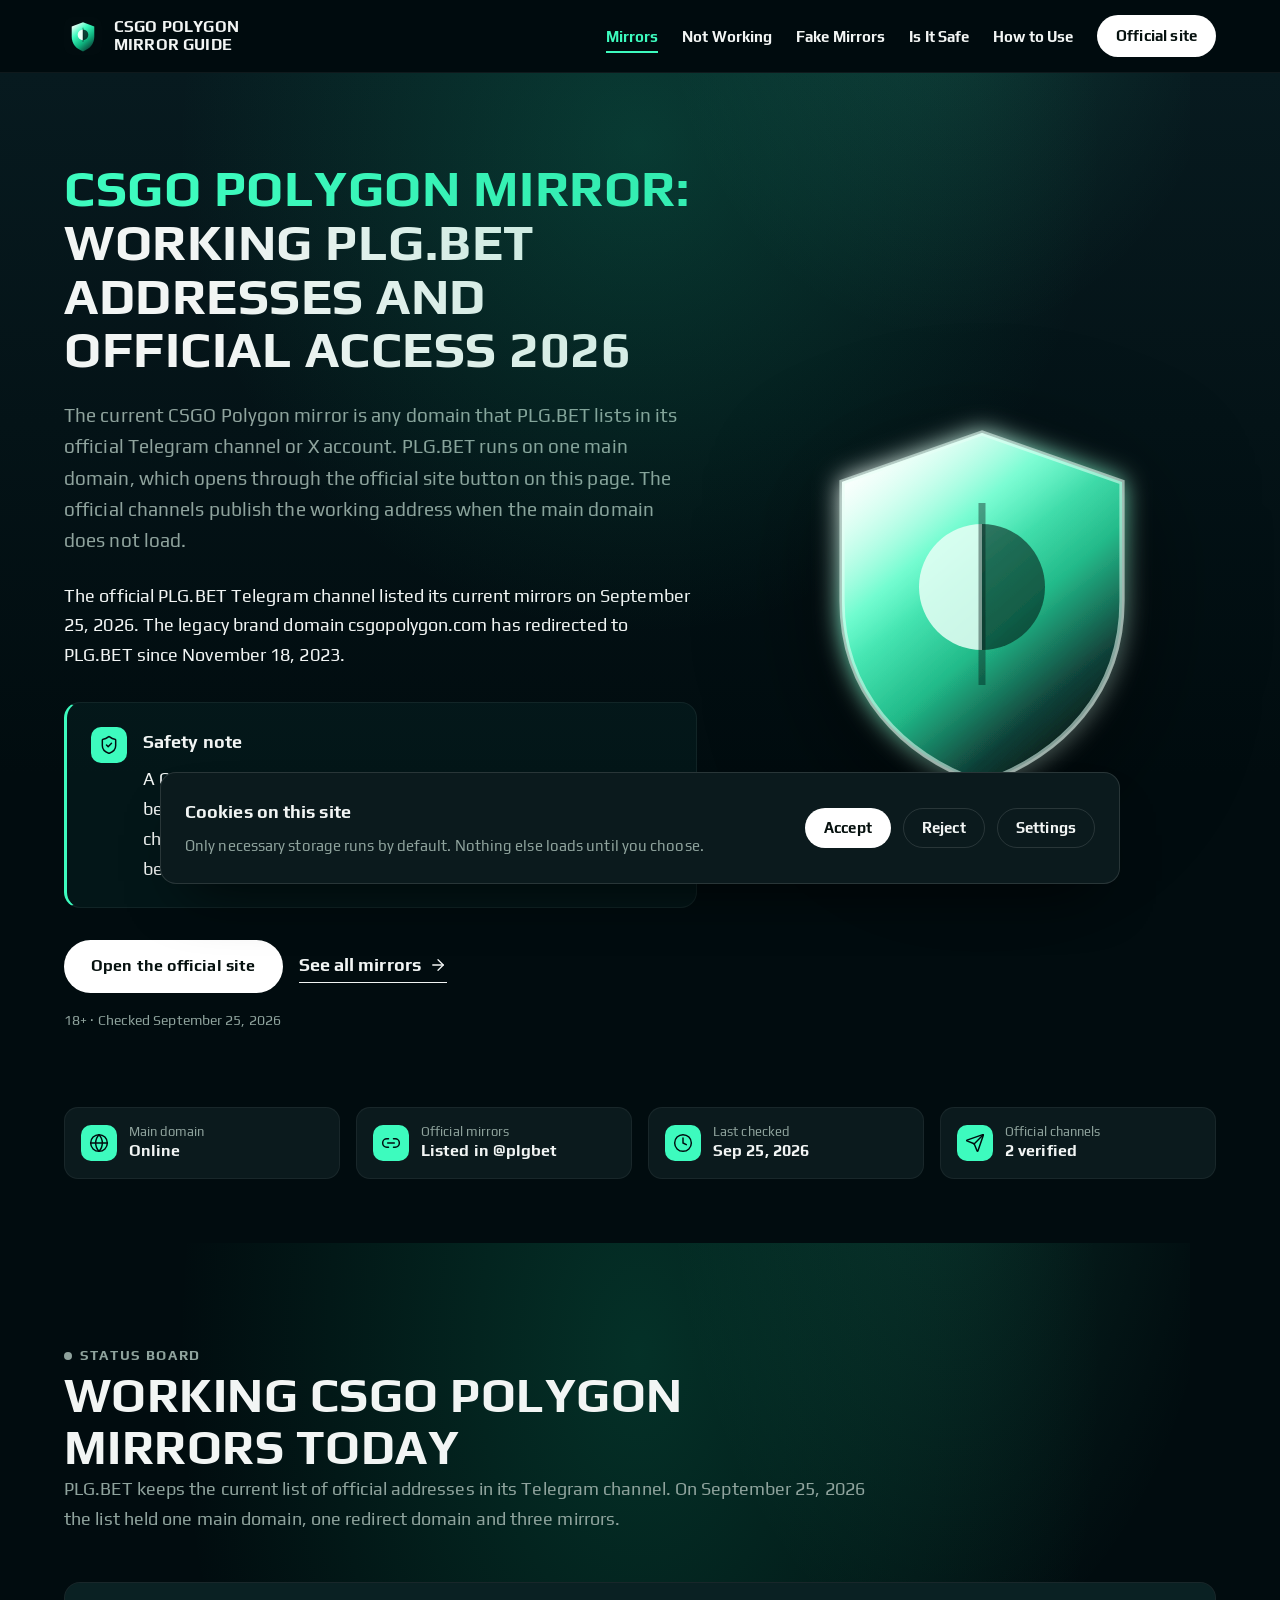
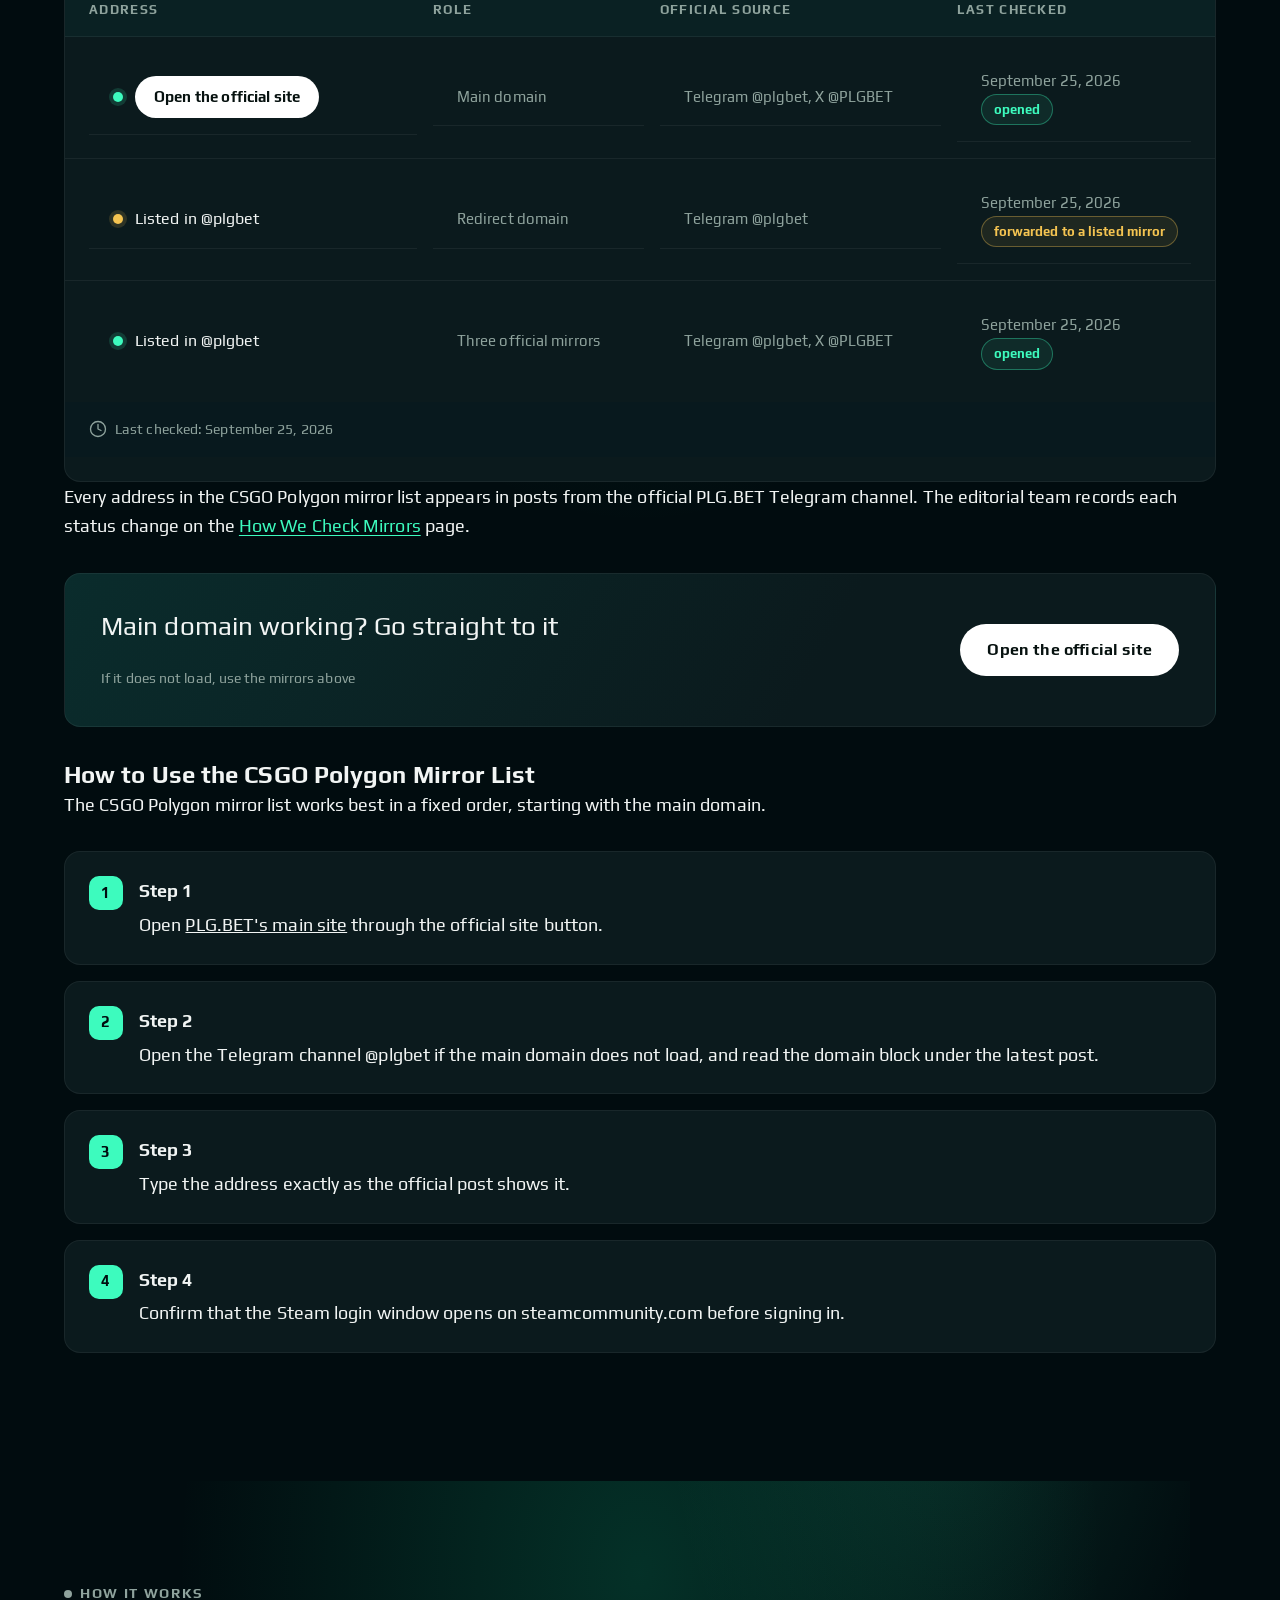
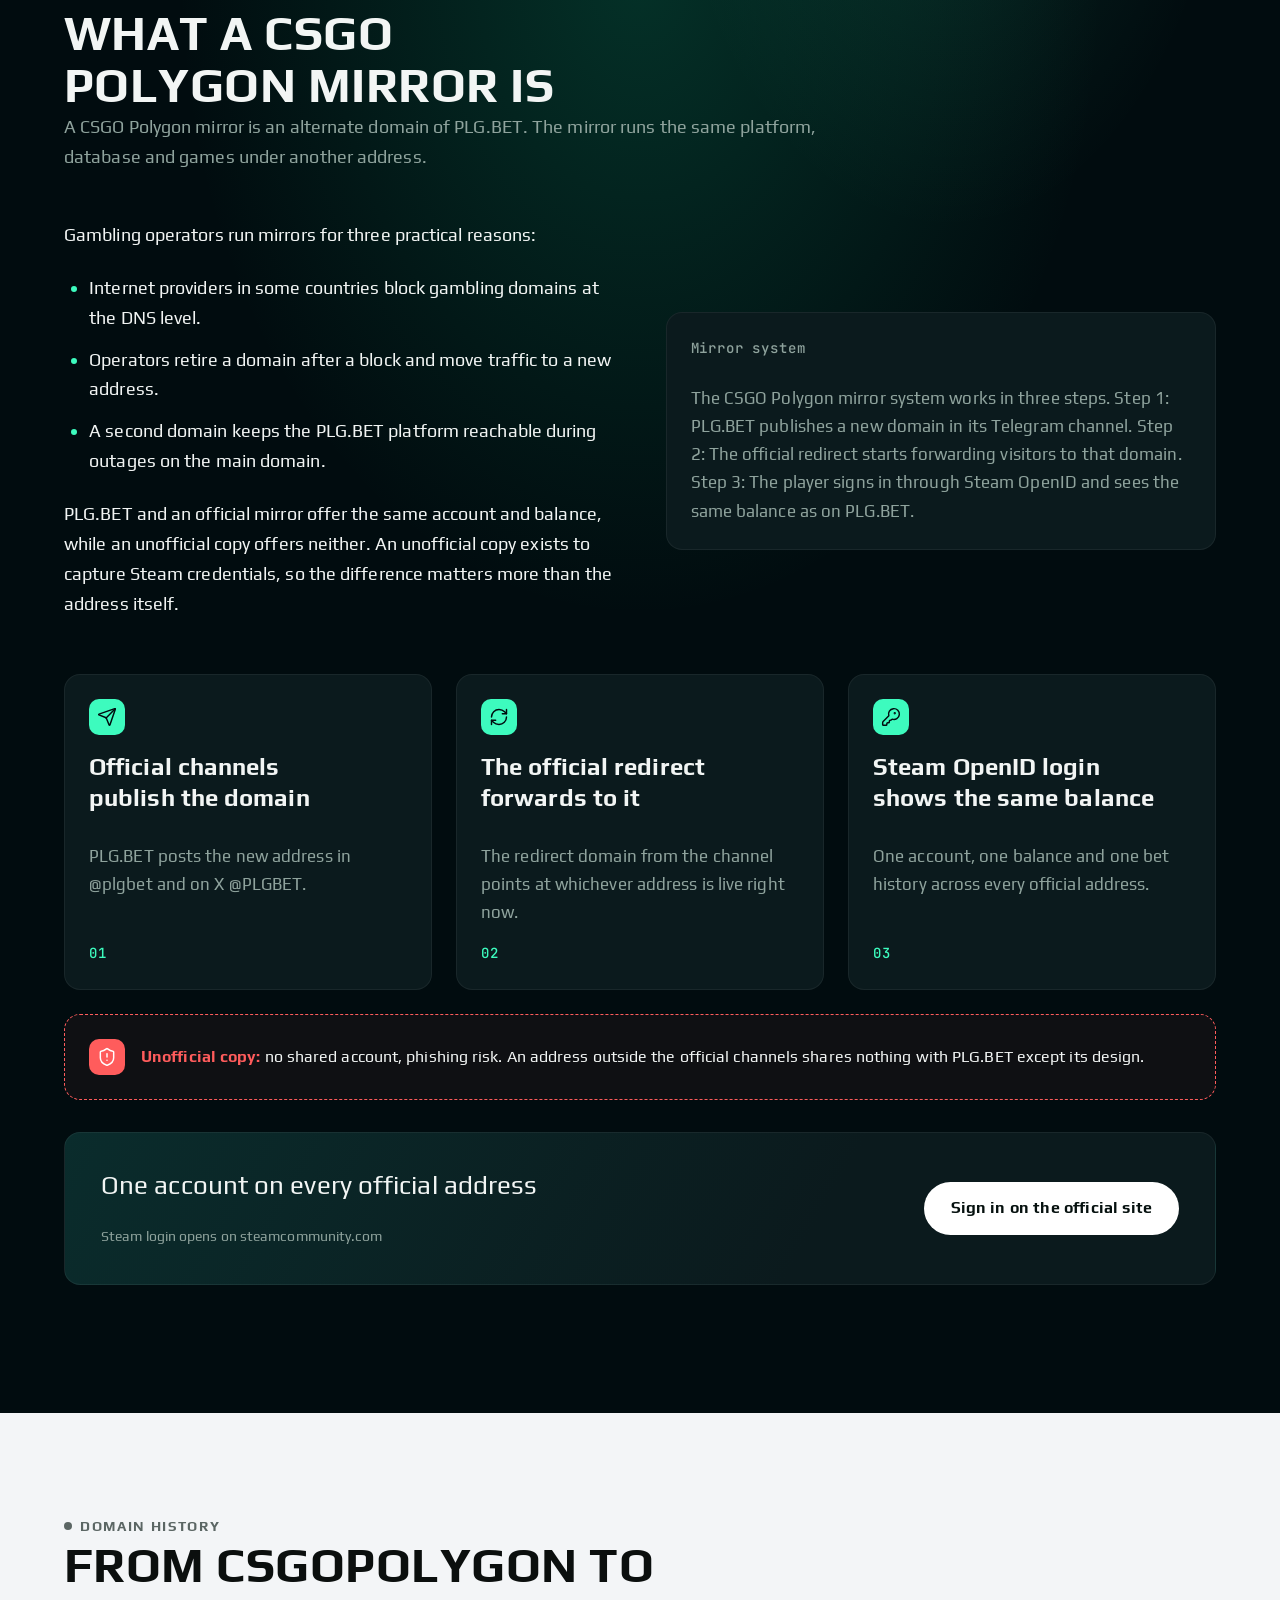
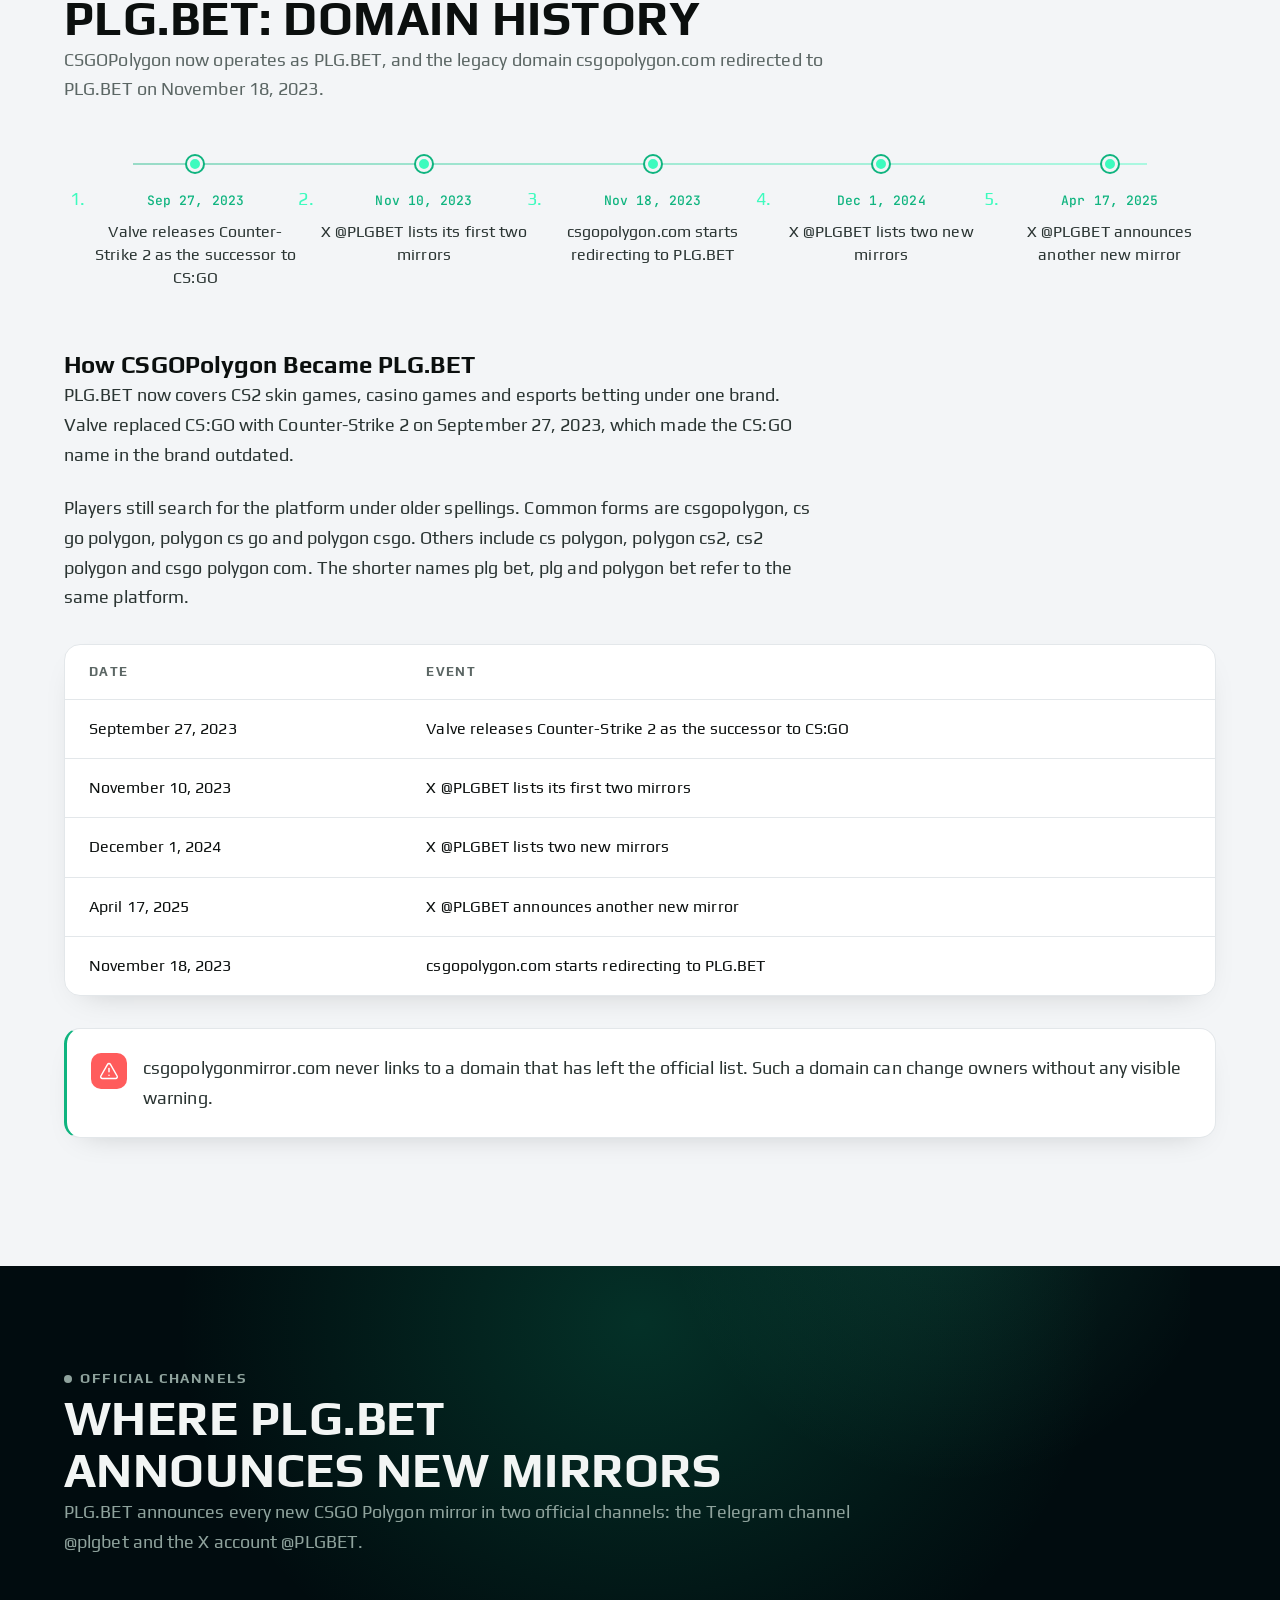
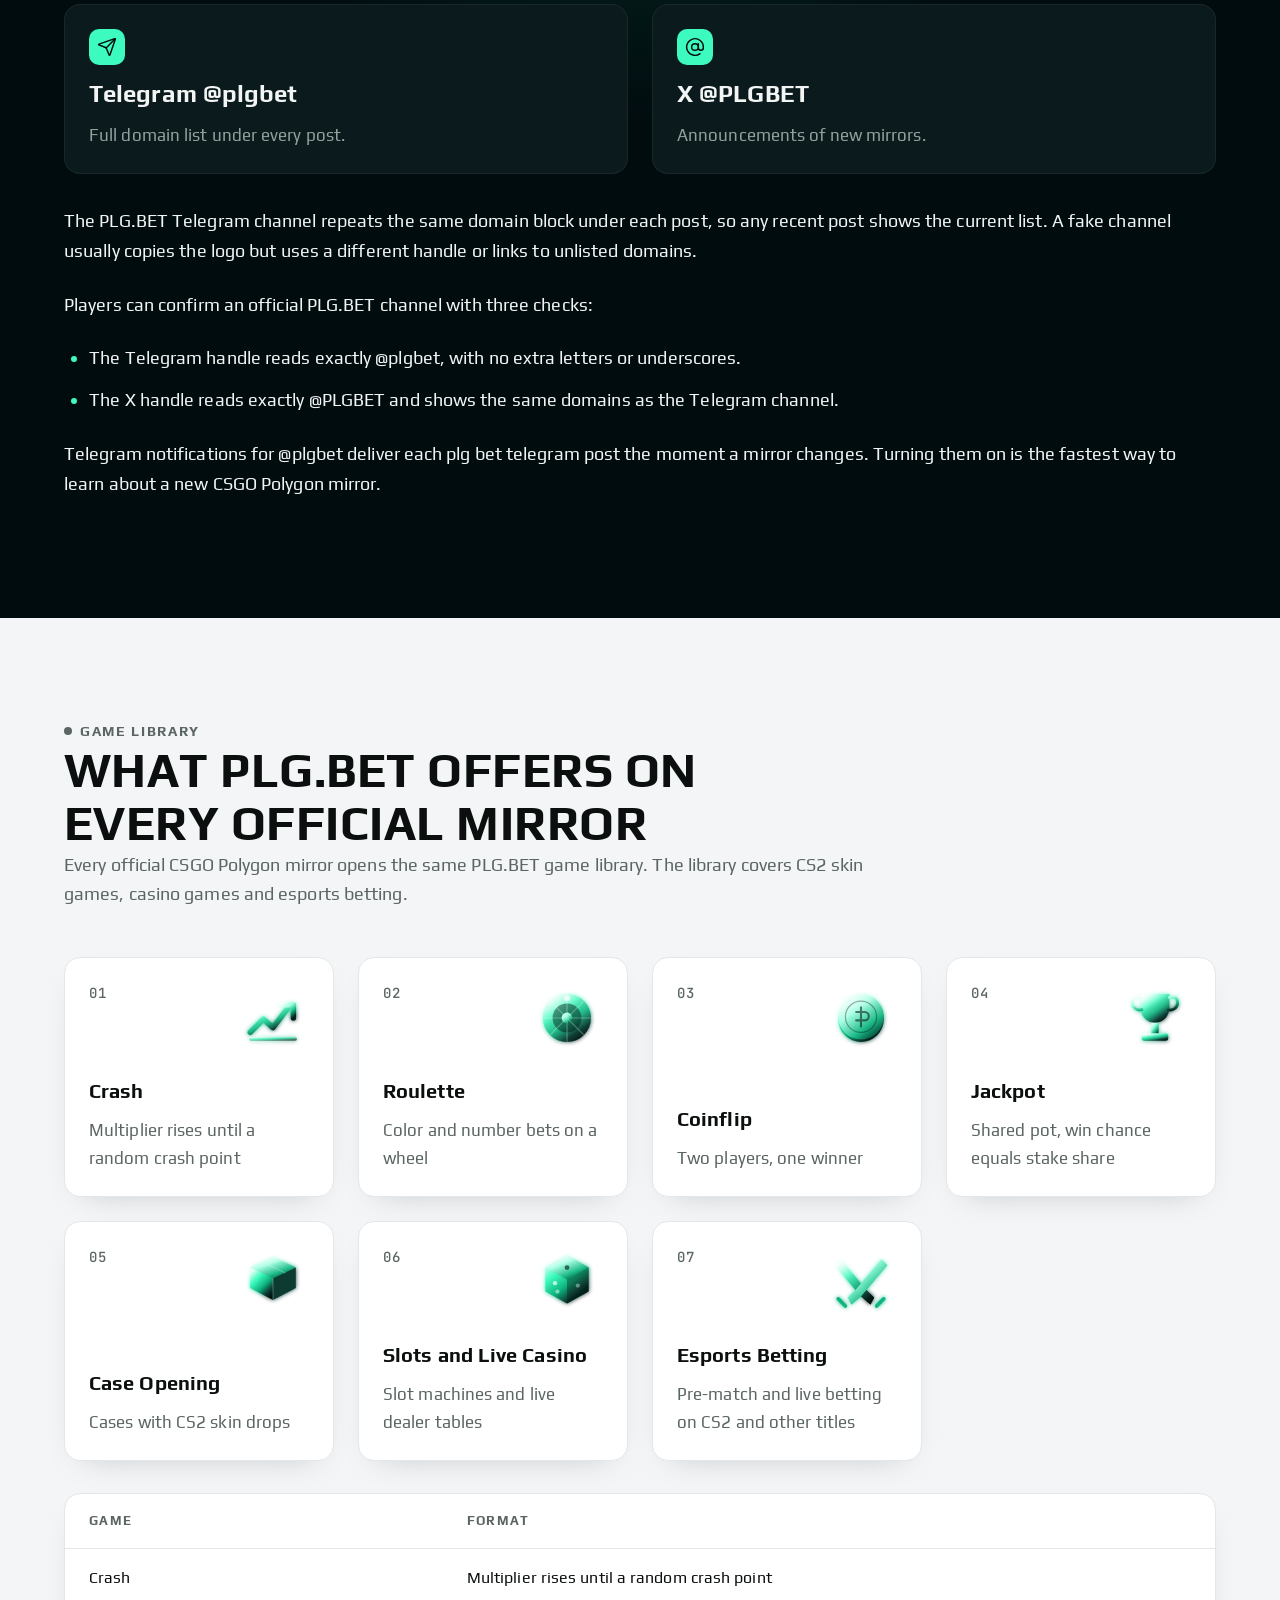
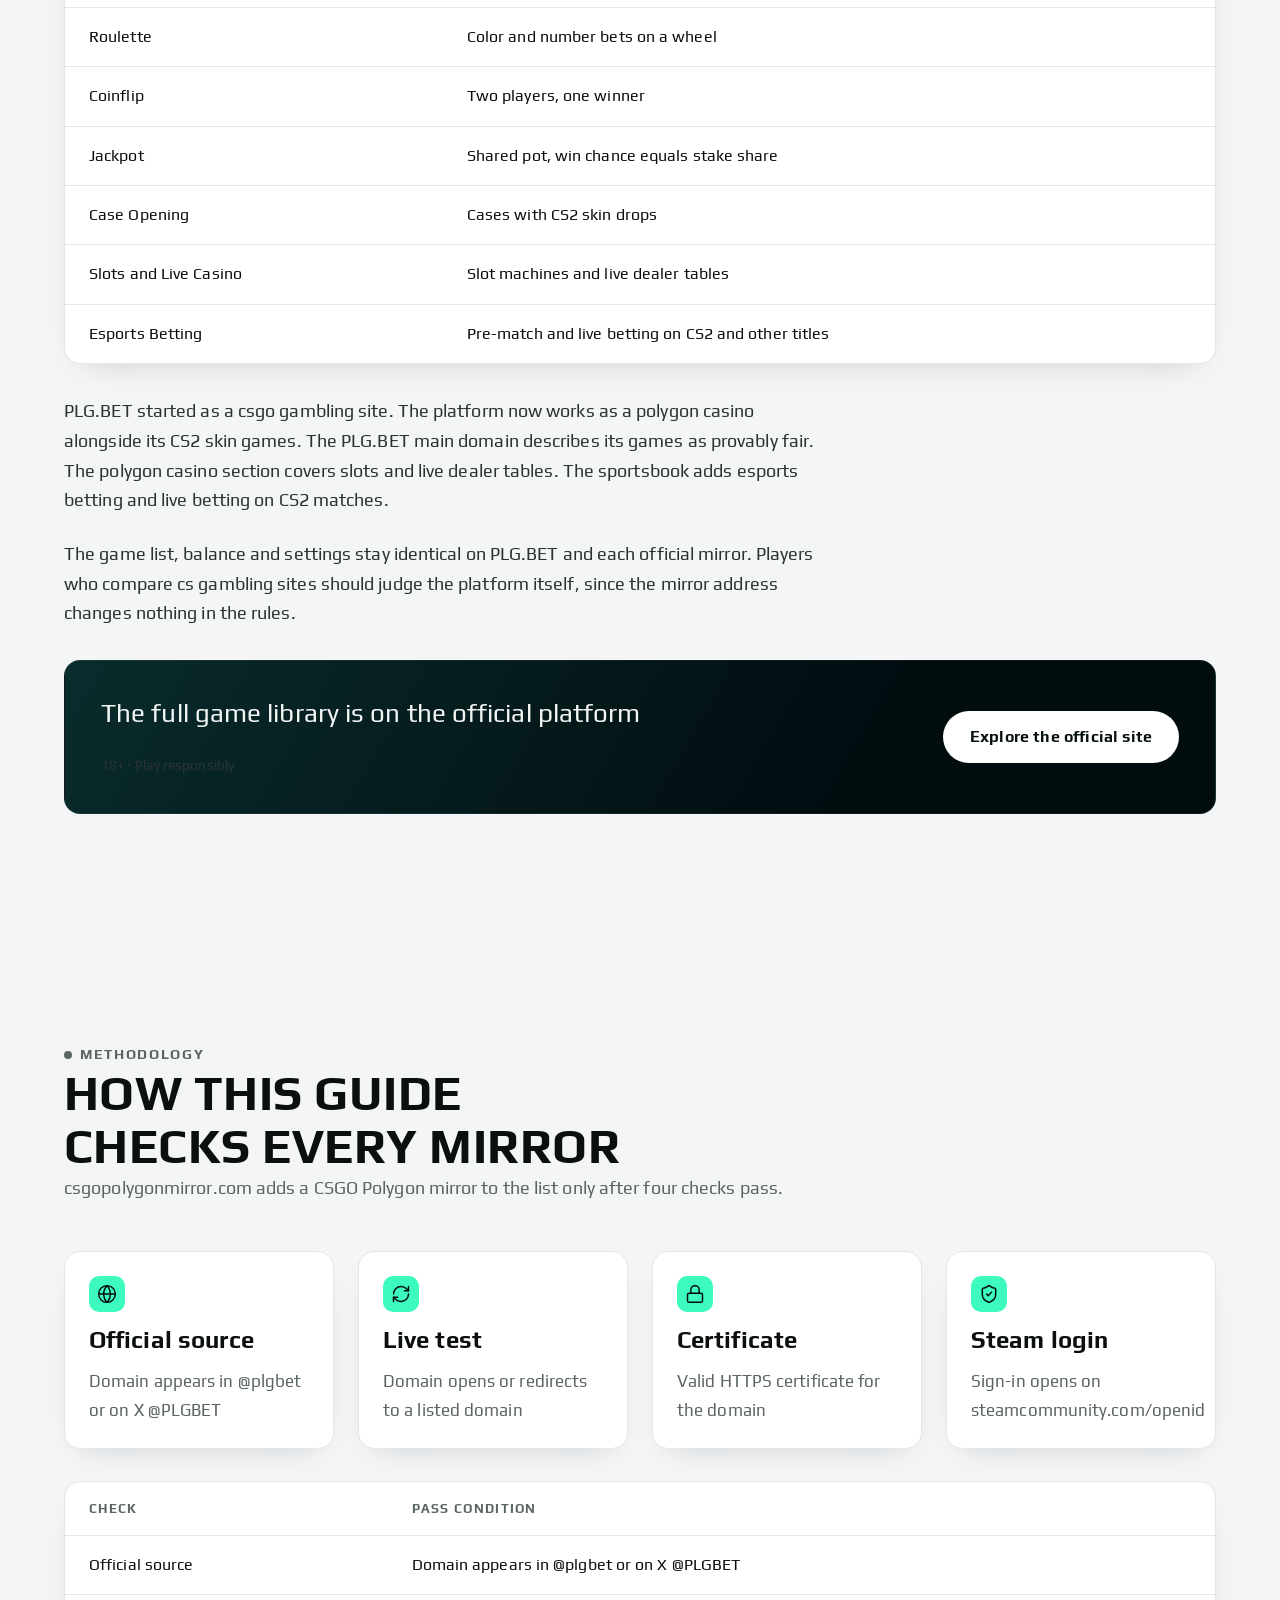
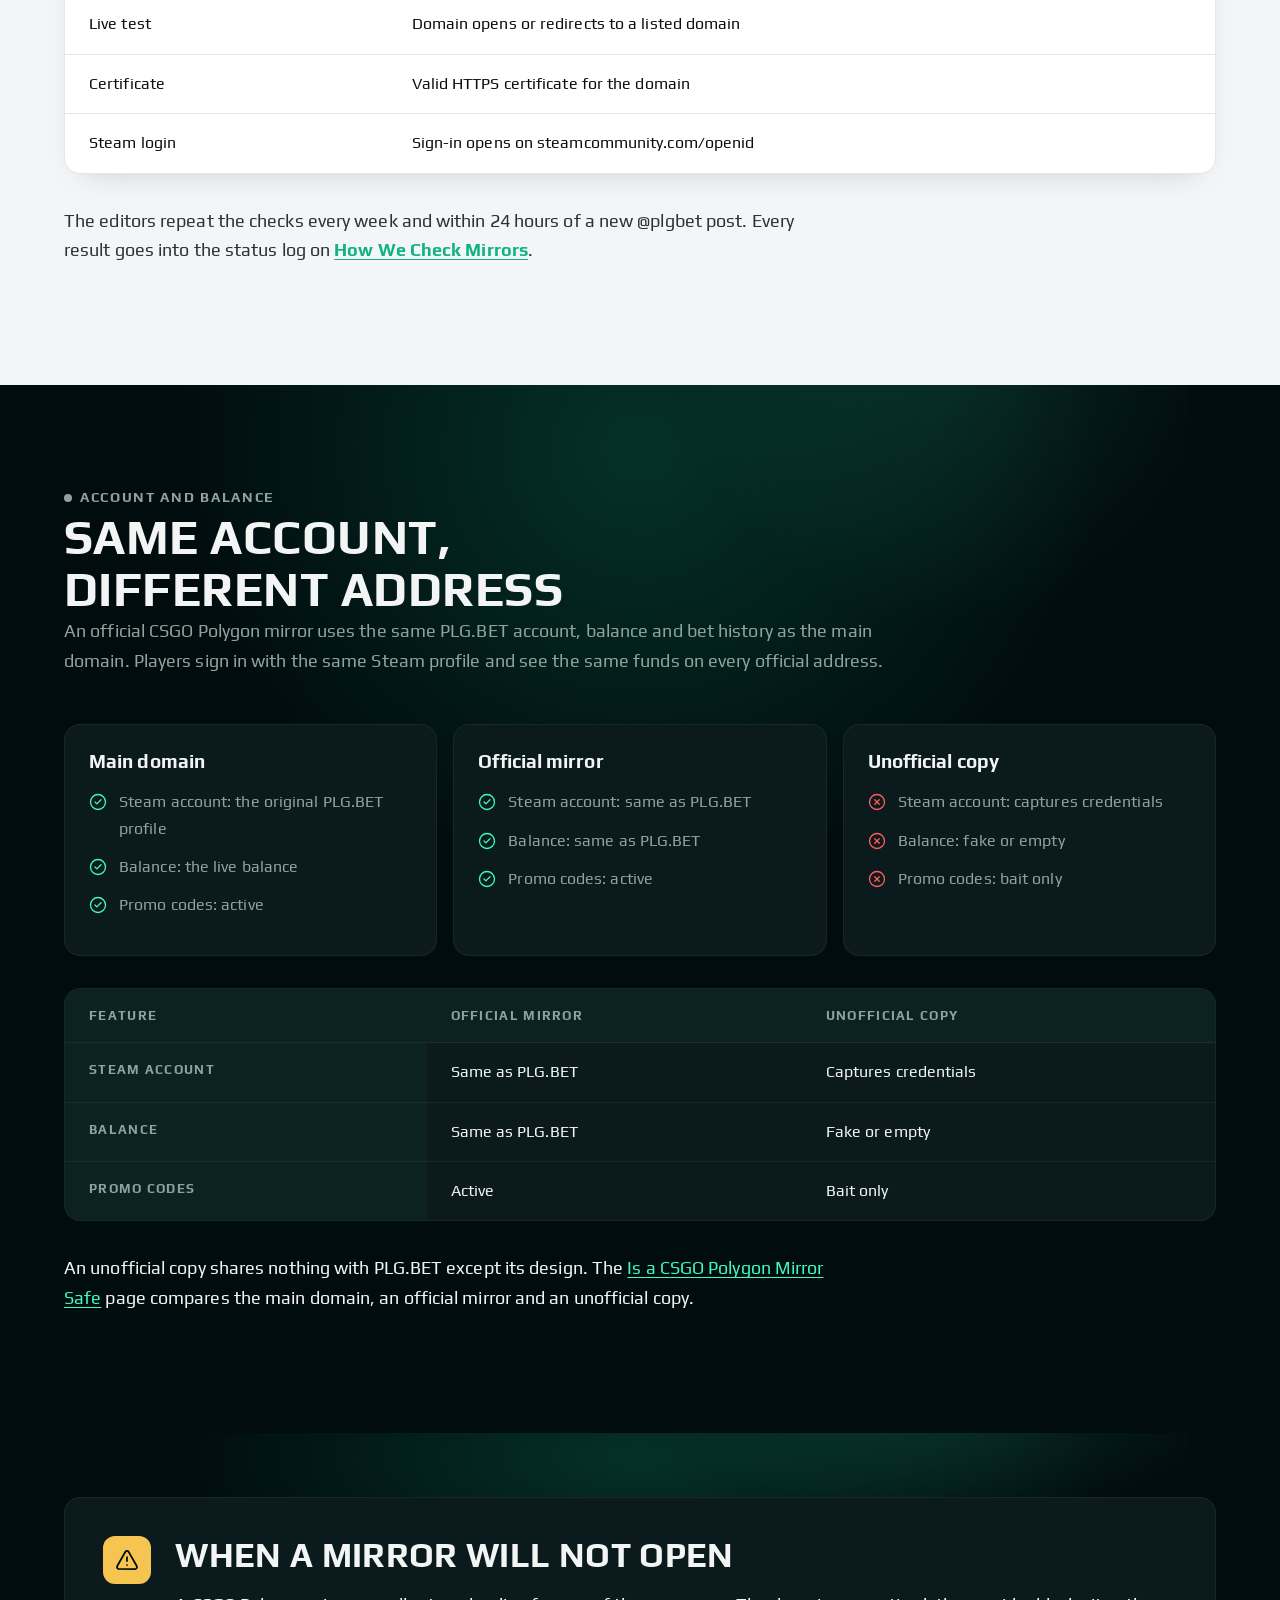
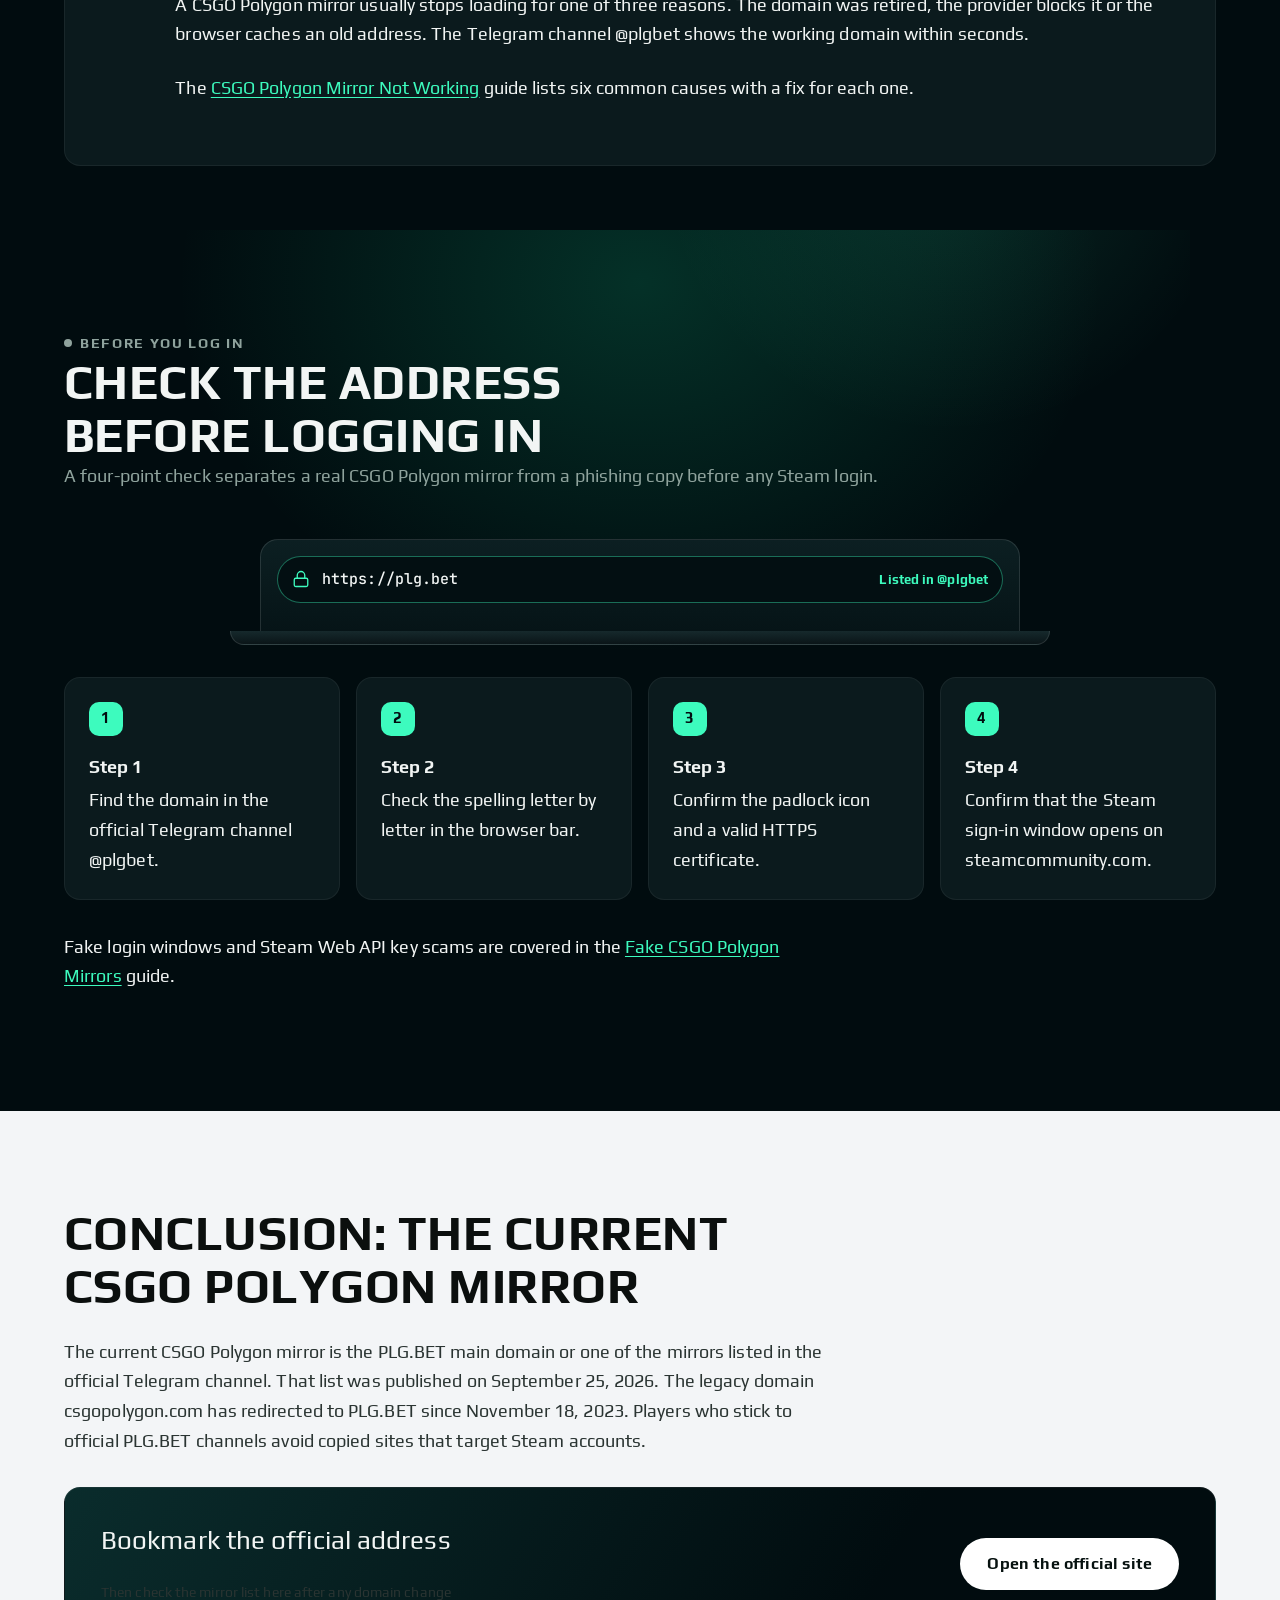
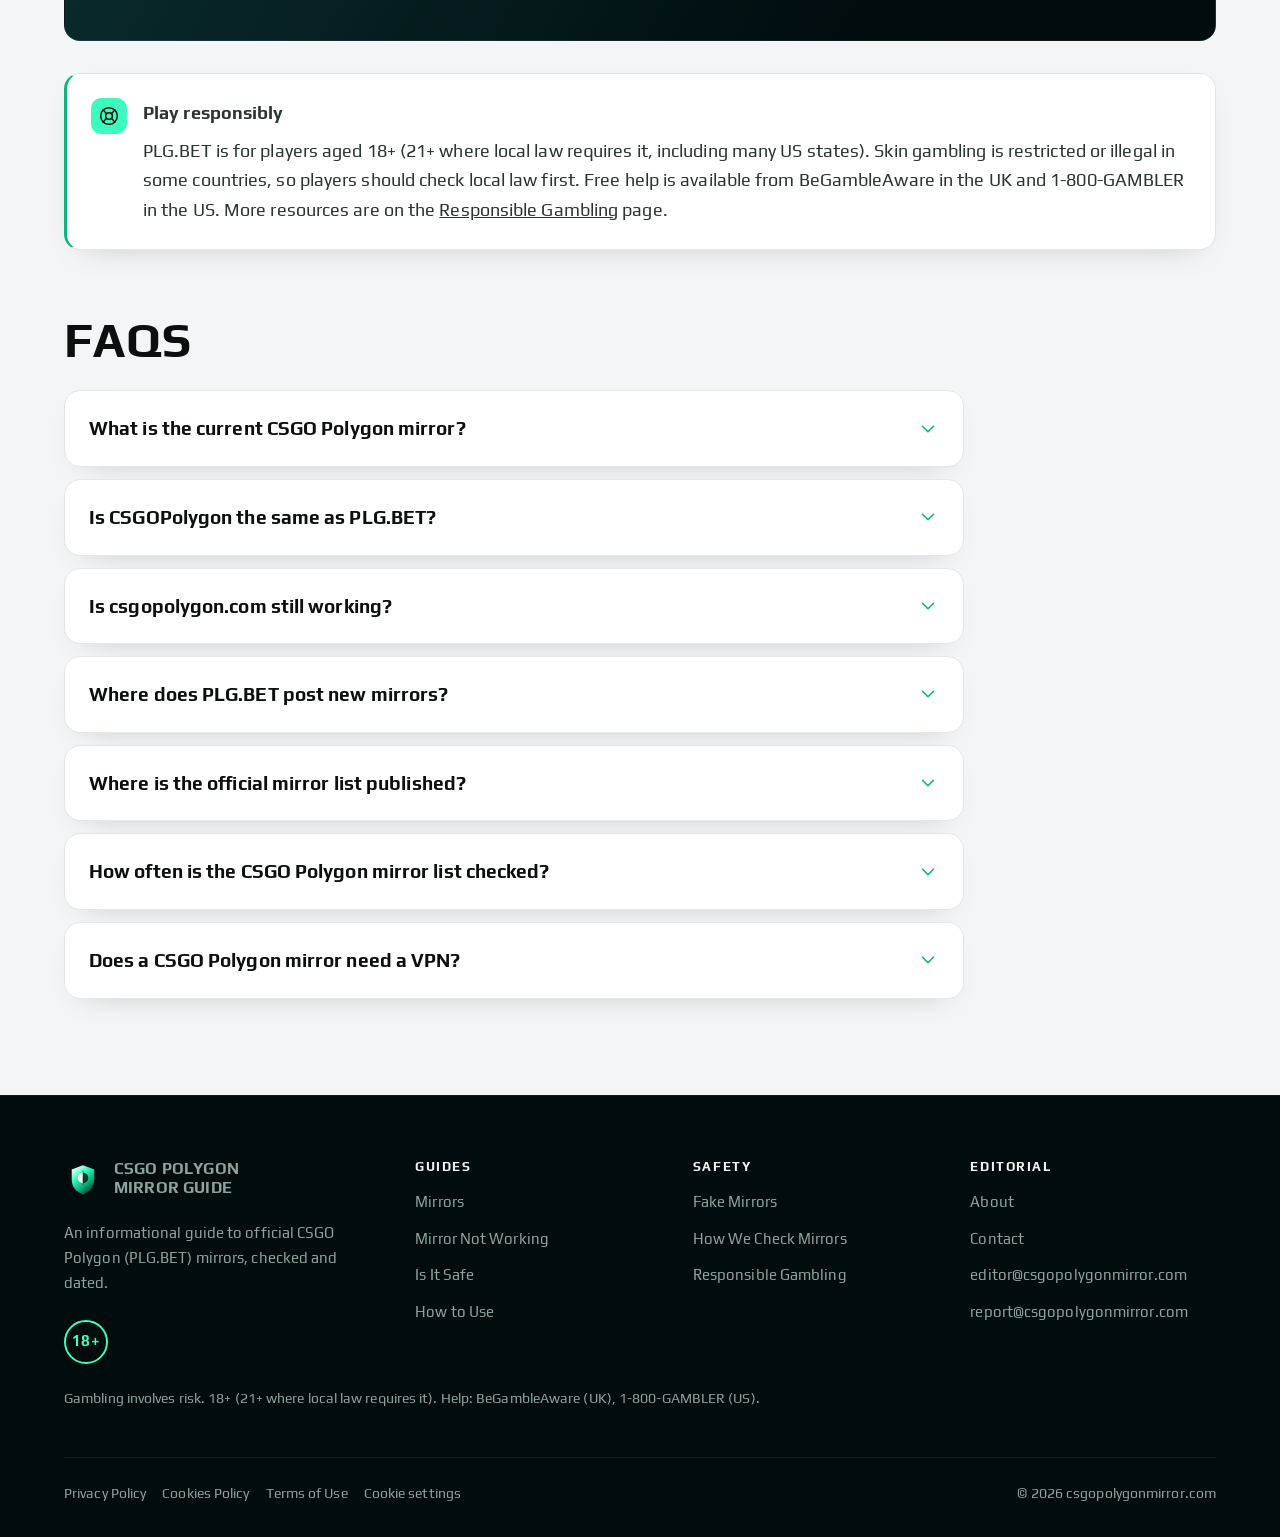
<file: index.html>
<!doctype html>
<html lang="en">
<head>
<meta charset="utf-8">
<meta name="viewport" content="width=device-width, initial-scale=1">
<title>CSGO Polygon Mirror 2026: Working PLG.BET Links and Status</title>
<meta name="description" content="The current CSGO Polygon mirror is PLG.BET or a domain from its official channels. See every verified address with its check date.">
<link rel="canonical" href="https://csgopolygonmirror.com/">
<link rel="alternate" type="text/markdown" href="index.md">
<meta name="robots" content="index, follow, max-image-preview:large">
<link rel="alternate" hreflang="en" href="https://csgopolygonmirror.com/">
<link rel="alternate" hreflang="x-default" href="https://csgopolygonmirror.com/">
<meta property="og:type" content="website">
<meta property="og:title" content="CSGO Polygon Mirror 2026: Working PLG.BET Links and Status">
<meta property="og:description" content="The current CSGO Polygon mirror is PLG.BET or a domain from its official channels. See every verified address with its check date.">
<meta property="og:url" content="https://csgopolygonmirror.com/">
<meta property="og:image" content="https://csgopolygonmirror.com/og-image.png">
<meta property="og:site_name" content="CSGO Polygon Mirror Guide">
<meta property="og:locale" content="en_US">
<meta name="twitter:card" content="summary_large_image">
<meta name="twitter:title" content="CSGO Polygon Mirror 2026: Working PLG.BET Links and Status">
<meta name="twitter:description" content="The current CSGO Polygon mirror is PLG.BET or a domain from its official channels. See every verified address with its check date.">
<meta name="twitter:image" content="https://csgopolygonmirror.com/og-image.png">
<meta name="theme-color" content="#010C0F">
<link rel="icon" href="favicon.svg" type="image/svg+xml">
<link rel="icon" href="favicon.ico" sizes="32x32">
<link rel="apple-touch-icon" href="apple-touch-icon.png">
<link rel="manifest" href="site.webmanifest">
<link rel="preload" href="assets/fonts/play-latin-400-normal.woff2" as="font" type="font/woff2" crossorigin>
<link rel="stylesheet" href="assets/css/main.css">
<script type="application/ld+json">
{
  "@context": "https://schema.org",
  "@graph": [
    {
      "@type": "Organization",
      "@id": "https://csgopolygonmirror.com/#organization",
      "name": "CSGO Polygon Mirror Guide",
      "url": "https://csgopolygonmirror.com/",
      "logo": "https://csgopolygonmirror.com/icon-512.png",
      "email": "editor@csgopolygonmirror.com",
      "foundingDate": "2026",
      "contactPoint": [
        {
          "@type": "ContactPoint",
          "contactType": "editorial",
          "email": "editor@csgopolygonmirror.com"
        },
        {
          "@type": "ContactPoint",
          "contactType": "fake mirror reports",
          "email": "report@csgopolygonmirror.com"
        }
      ]
    },
    {
      "@type": "WebSite",
      "@id": "https://csgopolygonmirror.com/#website",
      "name": "CSGO Polygon Mirror Guide",
      "url": "https://csgopolygonmirror.com/",
      "inLanguage": "en",
      "publisher": { "@id": "https://csgopolygonmirror.com/#organization" }
    },
    {
      "@type": "WebPage",
      "@id": "https://csgopolygonmirror.com/#webpage",
      "name": "CSGO Polygon Mirror 2026: Working PLG.BET Links and Status",
      "description": "The current CSGO Polygon mirror is PLG.BET or a domain from its official channels. See every verified address with its check date.",
      "url": "https://csgopolygonmirror.com/",
      "inLanguage": "en",
      "isPartOf": { "@id": "https://csgopolygonmirror.com/#website" },
      "datePublished": "2026-09-25",
      "dateModified": "2026-09-25",
      "primaryImageOfPage": "https://csgopolygonmirror.com/og-image.png",
      "reviewedBy": {
        "@type": "Person",
        "@id": "https://csgopolygonmirror.com/about/#daniel-kerr",
        "name": "Daniel Kerr"
      },
      "about": {
        "@type": "Thing",
        "name": "CSGO Polygon mirror"
      },
      "mentions": {
        "@type": "Organization",
        "name": "PLG.BET",
        "alternateName": ["CSGOPolygon", "CSGO Polygon", "PLG"],
        "url": "https://plg.bet/"
      }
    },
    {
      "@type": "FAQPage",
      "@id": "https://csgopolygonmirror.com/#faq",
      "mainEntity": [
        {
          "@type": "Question",
          "name": "What is the current CSGO Polygon mirror?",
          "acceptedAnswer": {
            "@type": "Answer",
            "text": "The current CSGO Polygon mirror is any domain listed in the PLG.BET Telegram channel @plgbet. On September 25, 2026, the list held the main domain, one redirect domain and three mirrors."
          }
        },
        {
          "@type": "Question",
          "name": "Is CSGOPolygon the same as PLG.BET?",
          "acceptedAnswer": {
            "@type": "Answer",
            "text": "CSGOPolygon and PLG.BET are the same platform under two brand names. The legacy domain csgopolygon.com has redirected to PLG.BET since November 18, 2023."
          }
        },
        {
          "@type": "Question",
          "name": "Is csgopolygon.com still working?",
          "acceptedAnswer": {
            "@type": "Answer",
            "text": "csgopolygon.com has redirected to PLG.BET since November 18, 2023, and the redirect still worked when checked on September 25, 2026. The domain no longer appears in the official mirror list. Players should use the official site button instead of relying on the legacy CSGO Polygon domain."
          }
        },
        {
          "@type": "Question",
          "name": "Where does PLG.BET post new mirrors?",
          "acceptedAnswer": {
            "@type": "Answer",
            "text": "PLG.BET posts new mirrors in the Telegram channel @plgbet and on the X account @PLGBET. The X account announced its most recent mirror on April 17, 2025."
          }
        },
        {
          "@type": "Question",
          "name": "Where is the official mirror list published?",
          "acceptedAnswer": {
            "@type": "Answer",
            "text": "The official mirror list is published in the PLG.BET Telegram channel @plgbet, where the same domain block repeats under every post. The X account @PLGBET announces each new mirror."
          }
        },
        {
          "@type": "Question",
          "name": "How often is the CSGO Polygon mirror list checked?",
          "acceptedAnswer": {
            "@type": "Answer",
            "text": "The CSGO Polygon mirror list is checked every week and within 24 hours of a new post in @plgbet. Each result is logged with its date on the How We Check Mirrors page."
          }
        },
        {
          "@type": "Question",
          "name": "Does a CSGO Polygon mirror need a VPN?",
          "acceptedAnswer": {
            "@type": "Answer",
            "text": "An official CSGO Polygon mirror opens without a VPN wherever PLG.BET allows access. csgopolygonmirror.com does not recommend VPNs to bypass regional restrictions, because that can break the operator's terms."
          }
        }
      ]
    }
  ]
}
</script>
</head>
<body>
<a class="skip-link" href="#main">Skip to content</a>

<header class="site-header">
  <div class="container site-header__inner">
    <a class="brand" href="./">
      <img class="brand__mark" src="favicon.svg" alt="" width="38" height="38">
      <span class="brand__name">CSGO Polygon Mirror Guide</span>
    </a>

    <button class="nav-toggle" type="button" aria-expanded="false" aria-controls="site-nav" aria-label="Open menu">
      <svg class="icon icon--open" aria-hidden="true"><use href="assets/icons/sprite.svg#menu"></use></svg>
      <svg class="icon icon--close" aria-hidden="true"><use href="assets/icons/sprite.svg#x"></use></svg>
    </button>

    <nav class="nav" id="site-nav" aria-label="Main">
      <ul class="nav__list">
        <li><a class="nav__link" href="./" aria-current="page">Mirrors</a></li>
        <li><a class="nav__link" href="mirror-not-working/">Not Working</a></li>
        <li><a class="nav__link" href="fake-polygon-mirrors/">Fake Mirrors</a></li>
        <li><a class="nav__link" href="is-polygon-mirror-safe/">Is It Safe</a></li>
        <li><a class="nav__link" href="using-polygon-mirror/">How to Use</a></li>
      </ul>
      <a class="btn btn--primary btn--sm header__cta" href="https://plg.bet/" target="_blank" rel="noopener">Official site</a>
    </nav>

    <a class="btn btn--primary btn--sm header__cta" href="https://plg.bet/" target="_blank" rel="noopener">Official site</a>
  </div>
</header>

<main id="main">

  <!-- 1. Hero -->
  <section class="hero">
    <div class="streaks" aria-hidden="true"></div>
    <div class="container">
      <div class="hero__grid">
        <div>
          <h1 class="hero__title"><span class="mint">CSGO Polygon Mirror:</span> Working PLG.BET Addresses and Official Access 2026</h1>

          <div class="prose">
            <p class="hero__lead">The current CSGO Polygon mirror is any domain that PLG.BET lists in its official Telegram channel or X account. PLG.BET runs on one main domain, which opens through the official site button on this page. The official channels publish the working address when the main domain does not load.</p>
            <p>The official PLG.BET Telegram channel listed its current mirrors on September 25, 2026. The legacy brand domain csgopolygon.com has redirected to PLG.BET since November 18, 2023.</p>
          </div>

          <div class="callout">
            <span class="tile"><svg class="icon" aria-hidden="true"><use href="assets/icons/sprite.svg#shield-check"></use></svg></span>
            <div>
              <p class="callout__title">Safety note</p>
              <p>A CSGO Polygon mirror shares one account, one balance and one bet history with PLG.BET. Any address missing from the official channels is a possible phishing copy. Players should check it before a Steam login.</p>
            </div>
          </div>

          <div class="hero__actions">
            <a class="btn btn--primary" href="https://plg.bet/" target="_blank" rel="noopener">Open the official site</a>
            <a class="link-arrow" href="#mirrors">See all mirrors <svg class="icon icon--sm" aria-hidden="true"><use href="assets/icons/sprite.svg#arrow-right"></use></svg></a>
          </div>
          <p class="hero__note">18+ &middot; Checked September 25, 2026</p>
        </div>

        <div class="hero__object">
          <svg viewBox="0 0 120 120" role="img" aria-label="Chrome shield mark with two mirrored halves"><use href="assets/icons/objects.svg#obj-shield"></use></svg>
        </div>
      </div>

      <!-- Info chips -->
      <div class="chips">
        <div class="chip">
          <span class="tile"><svg class="icon" aria-hidden="true"><use href="assets/icons/sprite.svg#globe"></use></svg></span>
          <span class="chip__body">
            <span class="chip__label">Main domain</span>
            <span class="chip__value">Online</span>
          </span>
        </div>
        <div class="chip">
          <span class="tile"><svg class="icon" aria-hidden="true"><use href="assets/icons/sprite.svg#link-2"></use></svg></span>
          <span class="chip__body">
            <span class="chip__label">Official mirrors</span>
            <span class="chip__value">Listed in @plgbet</span>
          </span>
        </div>
        <div class="chip">
          <span class="tile"><svg class="icon" aria-hidden="true"><use href="assets/icons/sprite.svg#clock"></use></svg></span>
          <span class="chip__body">
            <span class="chip__label">Last checked</span>
            <span class="chip__value">Sep 25, 2026</span>
          </span>
        </div>
        <div class="chip">
          <span class="tile"><svg class="icon" aria-hidden="true"><use href="assets/icons/sprite.svg#send"></use></svg></span>
          <span class="chip__body">
            <span class="chip__label">Official channels</span>
            <span class="chip__value">2 verified</span>
          </span>
        </div>
      </div>
      </div>
  </section>

  <!-- 2. Status board -->
  <section class="section section--dark" id="mirrors">
    <div class="streaks" aria-hidden="true"></div>
    <div class="container">
      <div class="section__head">
        <p class="eyebrow">Status board</p>
        <h2>Working CSGO Polygon Mirrors Today</h2>
        <p>PLG.BET keeps the current list of official addresses in its Telegram channel. On September 25, 2026 the list held one main domain, one redirect domain and three mirrors.</p>
      </div>

      <div class="board">
        <div class="board__row board__row--head" aria-hidden="true">
          <span>Address</span><span>Role</span><span>Official source</span><span>Last checked</span>
        </div>

        <div class="table-wrap" style="border:0;background:transparent;margin:0;box-shadow:none">
          <table>
            <caption class="visually-hidden">Official CSGO Polygon addresses with role, source and check date</caption>
            <thead class="visually-hidden">
              <tr><th scope="col">Address</th><th scope="col">Role</th><th scope="col">Official source</th><th scope="col">Last checked</th></tr>
            </thead>
            <tbody>
              <tr class="board__row">
                <td class="board__domain"><span class="status-dot" aria-hidden="true"></span><a class="btn btn--primary btn--sm" href="https://plg.bet/" target="_blank" rel="noopener">Open the official site</a></td>
                <td class="board__role">Main domain</td>
                <td class="board__source">Telegram @plgbet, X @PLGBET</td>
                <td class="board__checked">September 25, 2026 <span class="badge badge--ok">opened</span></td>
              </tr>
              <tr class="board__row">
                <td class="board__domain"><span class="status-dot status-dot--warn" aria-hidden="true"></span><span>Listed in @plgbet</span></td>
                <td class="board__role">Redirect domain</td>
                <td class="board__source">Telegram @plgbet</td>
                <td class="board__checked">September 25, 2026 <span class="badge badge--warn">forwarded to a listed mirror</span></td>
              </tr>
              <tr class="board__row">
                <td class="board__domain"><span class="status-dot" aria-hidden="true"></span><span>Listed in @plgbet</span></td>
                <td class="board__role">Three official mirrors</td>
                <td class="board__source">Telegram @plgbet, X @PLGBET</td>
                <td class="board__checked">September 25, 2026 <span class="badge badge--ok">opened</span></td>
              </tr>
            </tbody>
          </table>
        </div>

        <p class="board__foot"><svg class="icon icon--sm" aria-hidden="true"><use href="assets/icons/sprite.svg#clock"></use></svg> Last checked: September 25, 2026</p>
      </div>

      <p class="visually-hidden" id="copy-status" role="status" aria-live="polite"></p>

      <div class="prose">
        <p>Every address in the CSGO Polygon mirror list appears in posts from the official PLG.BET Telegram channel. The editorial team records each status change on the <a href="how-we-check-mirrors/">How We Check Mirrors</a> page.</p>
      </div>

      <div class="cta">
        <div class="cta__body">
          <p class="cta__title">Main domain working? Go straight to it</p>
          <p class="cta__note">If it does not load, use the mirrors above</p>
        </div>
        <a class="btn btn--primary" href="https://plg.bet/" target="_blank" rel="noopener">Open the official site</a>
      </div>

      <h3>How to Use the CSGO Polygon Mirror List</h3>
      <div class="prose"><p>The CSGO Polygon mirror list works best in a fixed order, starting with the main domain.</p></div>

      <ol class="stepper">
        <li><span class="step-num">1</span><div class="step-body"><p><span class="step-title">Step 1</span>Open <a href="https://plg.bet/" target="_blank" rel="noopener">PLG.BET's main site</a> through the official site button.</p></div></li>
        <li><span class="step-num">2</span><div class="step-body"><p><span class="step-title">Step 2</span>Open the Telegram channel @plgbet if the main domain does not load, and read the domain block under the latest post.</p></div></li>
        <li><span class="step-num">3</span><div class="step-body"><p><span class="step-title">Step 3</span>Type the address exactly as the official post shows it.</p></div></li>
        <li><span class="step-num">4</span><div class="step-body"><p><span class="step-title">Step 4</span>Confirm that the Steam login window opens on steamcommunity.com before signing in.</p></div></li>
      </ol>

    </div>
  </section>

  <!-- 3. What a mirror is -->
  <section class="section section--dark">
    <div class="streaks" aria-hidden="true"></div>
    <div class="container">
      <div class="section__head">
        <p class="eyebrow">How it works</p>
        <h2>What a CSGO Polygon Mirror Is</h2>
        <p>A CSGO Polygon mirror is an alternate domain of PLG.BET. The mirror runs the same platform, database and games under another address.</p>
      </div>

      <div class="grid grid--split">
        <div class="prose">
          <p>Gambling operators run mirrors for three practical reasons:</p>
          <ul>
            <li>Internet providers in some countries block gambling domains at the DNS level.</li>
            <li>Operators retire a domain after a block and move traffic to a new address.</li>
            <li>A second domain keeps the PLG.BET platform reachable during outages on the main domain.</li>
          </ul>
          <p>PLG.BET and an official mirror offer the same account and balance, while an unofficial copy offers neither. An unofficial copy exists to capture Steam credentials, so the difference matters more than the address itself.</p>
        </div>

        <div class="card card--dark">
          <p class="card__num">Mirror system</p>
          <p class="card__text">The CSGO Polygon mirror system works in three steps. Step 1: PLG.BET publishes a new domain in its Telegram channel. Step 2: The official redirect starts forwarding visitors to that domain. Step 3: The player signs in through Steam OpenID and sees the same balance as on PLG.BET.</p>
        </div>
      </div>

      <div class="grid grid--3" style="margin-top:var(--s-6)">
        <div class="card card--dark flow-card">
          <span class="tile"><svg class="icon" aria-hidden="true"><use href="assets/icons/sprite.svg#send"></use></svg></span>
          <h3>Official channels publish the domain</h3>
          <p class="card__text">PLG.BET posts the new address in @plgbet and on X @PLGBET.</p>
          <span class="flow-card__num">01</span>
        </div>
        <div class="card card--dark flow-card">
          <span class="tile"><svg class="icon" aria-hidden="true"><use href="assets/icons/sprite.svg#refresh-cw"></use></svg></span>
          <h3>The official redirect forwards to it</h3>
          <p class="card__text">The redirect domain from the channel points at whichever address is live right now.</p>
          <span class="flow-card__num">02</span>
        </div>
        <div class="card card--dark flow-card">
          <span class="tile"><svg class="icon" aria-hidden="true"><use href="assets/icons/sprite.svg#key-round"></use></svg></span>
          <h3>Steam OpenID login shows the same balance</h3>
          <p class="card__text">One account, one balance and one bet history across every official address.</p>
          <span class="flow-card__num">03</span>
        </div>
      </div>

      <div class="flow-branch">
        <span class="tile tile--danger"><svg class="icon" aria-hidden="true"><use href="assets/icons/sprite.svg#shield-alert"></use></svg></span>
        <p><strong>Unofficial copy:</strong> no shared account, phishing risk. An address outside the official channels shares nothing with PLG.BET except its design.</p>
      </div>

      <div class="cta">
        <div class="cta__body">
          <p class="cta__title">One account on every official address</p>
          <p class="cta__note">Steam login opens on steamcommunity.com</p>
        </div>
        <a class="btn btn--primary" href="https://plg.bet/" target="_blank" rel="noopener">Sign in on the official site</a>
      </div>
    </div>
  </section>

  <!-- 4. Domain history (light) -->
  <section class="section section--light">
    <div class="container">
      <div class="section__head">
        <p class="eyebrow">Domain history</p>
        <h2>From CSGOPolygon to PLG.BET: Domain History</h2>
        <p>CSGOPolygon now operates as PLG.BET, and the legacy domain csgopolygon.com redirected to PLG.BET on November 18, 2023.</p>
      </div>

      <ol class="timeline">
        <li class="timeline__item"><span class="timeline__dot" aria-hidden="true"></span><span class="timeline__date">Sep 27, 2023</span><p class="timeline__text">Valve releases Counter-Strike 2 as the successor to CS:GO</p></li>
        <li class="timeline__item"><span class="timeline__dot" aria-hidden="true"></span><span class="timeline__date">Nov 10, 2023</span><p class="timeline__text">X @PLGBET lists its first two mirrors</p></li>
        <li class="timeline__item"><span class="timeline__dot" aria-hidden="true"></span><span class="timeline__date">Nov 18, 2023</span><p class="timeline__text">csgopolygon.com starts redirecting to PLG.BET</p></li>
        <li class="timeline__item"><span class="timeline__dot" aria-hidden="true"></span><span class="timeline__date">Dec 1, 2024</span><p class="timeline__text">X @PLGBET lists two new mirrors</p></li>
        <li class="timeline__item"><span class="timeline__dot" aria-hidden="true"></span><span class="timeline__date">Apr 17, 2025</span><p class="timeline__text">X @PLGBET announces another new mirror</p></li>
      </ol>

      <h3>How CSGOPolygon Became PLG.BET</h3>
      <div class="prose measure">
        <p>PLG.BET now covers CS2 skin games, casino games and esports betting under one brand. Valve replaced CS:GO with Counter-Strike 2 on September 27, 2023, which made the CS:GO name in the brand outdated.</p>
        <p>Players still search for the platform under older spellings. Common forms are csgopolygon, cs go polygon, polygon cs go and polygon csgo. Others include cs polygon, polygon cs2, cs2 polygon and csgo polygon com. The shorter names plg bet, plg and polygon bet refer to the same platform.</p>
      </div>

      <div class="table-wrap">
        <table>
          <caption class="visually-hidden">Brand and domain events</caption>
          <thead><tr><th scope="col">Date</th><th scope="col">Event</th></tr></thead>
          <tbody>
            <tr><td>September 27, 2023</td><td>Valve releases Counter-Strike 2 as the successor to CS:GO</td></tr>
            <tr><td>November 10, 2023</td><td>X @PLGBET lists its first two mirrors</td></tr>
            <tr><td>December 1, 2024</td><td>X @PLGBET lists two new mirrors</td></tr>
            <tr><td>April 17, 2025</td><td>X @PLGBET announces another new mirror</td></tr>
            <tr><td>November 18, 2023</td><td>csgopolygon.com starts redirecting to PLG.BET</td></tr>
          </tbody>
        </table>
      </div>

      <div class="callout callout--danger">
        <span class="tile tile--danger"><svg class="icon" aria-hidden="true"><use href="assets/icons/sprite.svg#triangle-alert"></use></svg></span>
        <div>
          <p>csgopolygonmirror.com never links to a domain that has left the official list. Such a domain can change owners without any visible warning.</p>
        </div>
      </div>
    </div>
  </section>

  <!-- 5. Official channels -->
  <section class="section section--dark">
    <div class="streaks" aria-hidden="true"></div>
    <div class="container">
      <div class="section__head">
        <p class="eyebrow">Official channels</p>
        <h2>Where PLG.BET Announces New Mirrors</h2>
        <p>PLG.BET announces every new CSGO Polygon mirror in two official channels: the Telegram channel @plgbet and the X account @PLGBET.</p>
      </div>

      <div class="grid grid--2">
        <div class="card card--dark">
          <span class="tile"><svg class="icon" aria-hidden="true"><use href="assets/icons/sprite.svg#send"></use></svg></span>
          <h3 class="card__title">Telegram @plgbet</h3>
                    <p class="card__text">Full domain list under every post.</p>
        </div>
        <div class="card card--dark">
          <span class="tile"><svg class="icon" aria-hidden="true"><use href="assets/icons/sprite.svg#at-sign"></use></svg></span>
          <h3 class="card__title">X @PLGBET</h3>
                    <p class="card__text">Announcements of new mirrors.</p>
        </div>
      </div>

      <div class="prose" style="margin-top:var(--s-6)">
        <p>The PLG.BET Telegram channel repeats the same domain block under each post, so any recent post shows the current list. A fake channel usually copies the logo but uses a different handle or links to unlisted domains.</p>
        <p>Players can confirm an official PLG.BET channel with three checks:</p>
        <ul>
          <li>The Telegram handle reads exactly @plgbet, with no extra letters or underscores.</li>
          <li>The X handle reads exactly @PLGBET and shows the same domains as the Telegram channel.</li>
                  </ul>
        <p>Telegram notifications for @plgbet deliver each plg bet telegram post the moment a mirror changes. Turning them on is the fastest way to learn about a new CSGO Polygon mirror.</p>
      </div>
    </div>
  </section>

  <!-- 6. Game library (light) -->
  <section class="section section--light">
    <div class="container">
      <div class="section__head">
        <p class="eyebrow">Game library</p>
        <h2>What PLG.BET Offers on Every Official Mirror</h2>
        <p>Every official CSGO Polygon mirror opens the same PLG.BET game library. The library covers CS2 skin games, casino games and esports betting.</p>
      </div>

      <div class="grid grid--4">
        <article class="card card--light obj-card">
          <div class="obj-card__top"><span class="card__num">01</span><svg class="obj-card__obj" viewBox="0 0 120 120" aria-hidden="true"><use href="assets/icons/objects.svg#obj-chart"></use></svg></div>
          <div class="obj-card__body"><h3>Crash</h3><p class="card__text">Multiplier rises until a random crash point</p></div>
        </article>
        <article class="card card--light obj-card">
          <div class="obj-card__top"><span class="card__num">02</span><svg class="obj-card__obj" viewBox="0 0 120 120" aria-hidden="true"><use href="assets/icons/objects.svg#obj-wheel"></use></svg></div>
          <div class="obj-card__body"><h3>Roulette</h3><p class="card__text">Color and number bets on a wheel</p></div>
        </article>
        <article class="card card--light obj-card">
          <div class="obj-card__top"><span class="card__num">03</span><svg class="obj-card__obj" viewBox="0 0 120 120" aria-hidden="true"><use href="assets/icons/objects.svg#obj-coin"></use></svg></div>
          <div class="obj-card__body"><h3>Coinflip</h3><p class="card__text">Two players, one winner</p></div>
        </article>
        <article class="card card--light obj-card">
          <div class="obj-card__top"><span class="card__num">04</span><svg class="obj-card__obj" viewBox="0 0 120 120" aria-hidden="true"><use href="assets/icons/objects.svg#obj-trophy"></use></svg></div>
          <div class="obj-card__body"><h3>Jackpot</h3><p class="card__text">Shared pot, win chance equals stake share</p></div>
        </article>
        <article class="card card--light obj-card">
          <div class="obj-card__top"><span class="card__num">05</span><svg class="obj-card__obj" viewBox="0 0 120 120" aria-hidden="true"><use href="assets/icons/objects.svg#obj-case"></use></svg></div>
          <div class="obj-card__body"><h3>Case Opening</h3><p class="card__text">Cases with CS2 skin drops</p></div>
        </article>
        <article class="card card--light obj-card">
          <div class="obj-card__top"><span class="card__num">06</span><svg class="obj-card__obj" viewBox="0 0 120 120" aria-hidden="true"><use href="assets/icons/objects.svg#obj-dice"></use></svg></div>
          <div class="obj-card__body"><h3>Slots and Live Casino</h3><p class="card__text">Slot machines and live dealer tables</p></div>
        </article>
        <article class="card card--light obj-card">
          <div class="obj-card__top"><span class="card__num">07</span><svg class="obj-card__obj" viewBox="0 0 120 120" aria-hidden="true"><use href="assets/icons/objects.svg#obj-swords"></use></svg></div>
          <div class="obj-card__body"><h3>Esports Betting</h3><p class="card__text">Pre-match and live betting on CS2 and other titles</p></div>
        </article>
      </div>

      <div class="table-wrap">
        <table>
          <caption class="visually-hidden">Game formats on PLG.BET</caption>
          <thead><tr><th scope="col">Game</th><th scope="col">Format</th></tr></thead>
          <tbody>
            <tr><td>Crash</td><td>Multiplier rises until a random crash point</td></tr>
            <tr><td>Roulette</td><td>Color and number bets on a wheel</td></tr>
            <tr><td>Coinflip</td><td>Two players, one winner</td></tr>
            <tr><td>Jackpot</td><td>Shared pot, win chance equals stake share</td></tr>
            <tr><td>Case Opening</td><td>Cases with CS2 skin drops</td></tr>
            <tr><td>Slots and Live Casino</td><td>Slot machines and live dealer tables</td></tr>
            <tr><td>Esports Betting</td><td>Pre-match and live betting on CS2 and other titles</td></tr>
          </tbody>
        </table>
      </div>

      <div class="prose measure">
        <p>PLG.BET started as a csgo gambling site. The platform now works as a polygon casino alongside its CS2 skin games. The PLG.BET main domain describes its games as provably fair. The polygon casino section covers slots and live dealer tables. The sportsbook adds esports betting and live betting on CS2 matches.</p>
        <p>The game list, balance and settings stay identical on PLG.BET and each official mirror. Players who compare cs gambling sites should judge the platform itself, since the mirror address changes nothing in the rules.</p>
      </div>

      <div class="cta">
        <div class="cta__body">
          <p class="cta__title">The full game library is on the official platform</p>
          <p class="cta__note">18+ &middot; Play responsibly</p>
        </div>
        <a class="btn btn--primary" href="https://plg.bet/" target="_blank" rel="noopener">Explore the official site</a>
      </div>
    </div>
  </section>

  <!-- 8. Methodology (light) -->
  <section class="section section--light">
    <div class="container">
      <div class="section__head">
        <p class="eyebrow">Methodology</p>
        <h2>How This Guide Checks Every Mirror</h2>
        <p>csgopolygonmirror.com adds a CSGO Polygon mirror to the list only after four checks pass.</p>
      </div>

      <div class="grid grid--4">
        <div class="card card--light">
          <span class="tile"><svg class="icon" aria-hidden="true"><use href="assets/icons/sprite.svg#globe"></use></svg></span>
          <h3 class="card__title">Official source</h3>
          <p class="card__text">Domain appears in @plgbet or on X @PLGBET</p>
        </div>
        <div class="card card--light">
          <span class="tile"><svg class="icon" aria-hidden="true"><use href="assets/icons/sprite.svg#refresh-cw"></use></svg></span>
          <h3 class="card__title">Live test</h3>
          <p class="card__text">Domain opens or redirects to a listed domain</p>
        </div>
        <div class="card card--light">
          <span class="tile"><svg class="icon" aria-hidden="true"><use href="assets/icons/sprite.svg#lock"></use></svg></span>
          <h3 class="card__title">Certificate</h3>
          <p class="card__text">Valid HTTPS certificate for the domain</p>
        </div>
        <div class="card card--light">
          <span class="tile"><svg class="icon" aria-hidden="true"><use href="assets/icons/sprite.svg#shield-check"></use></svg></span>
          <h3 class="card__title">Steam login</h3>
          <p class="card__text">Sign-in opens on steamcommunity.com/openid</p>
        </div>
      </div>

      <div class="table-wrap">
        <table>
          <caption class="visually-hidden">Mirror verification checks and pass conditions</caption>
          <thead><tr><th scope="col">Check</th><th scope="col">Pass condition</th></tr></thead>
          <tbody>
            <tr><td>Official source</td><td>Domain appears in @plgbet or on X @PLGBET</td></tr>
            <tr><td>Live test</td><td>Domain opens or redirects to a listed domain</td></tr>
            <tr><td>Certificate</td><td>Valid HTTPS certificate for the domain</td></tr>
            <tr><td>Steam login</td><td>Sign-in opens on steamcommunity.com/openid</td></tr>
          </tbody>
        </table>
      </div>

      <div class="prose measure">
        <p>The editors repeat the checks every week and within 24 hours of a new @plgbet post. Every result goes into the status log on <a href="how-we-check-mirrors/">How We Check Mirrors</a>.</p>
      </div>
    </div>
  </section>

  <!-- 9. Same account -->
  <section class="section section--dark">
    <div class="streaks" aria-hidden="true"></div>
    <div class="container">
      <div class="section__head">
        <p class="eyebrow">Account and balance</p>
        <h2>Same Account, Different Address</h2>
        <p>An official CSGO Polygon mirror uses the same PLG.BET account, balance and bet history as the main domain. Players sign in with the same Steam profile and see the same funds on every official address.</p>
      </div>

      <div class="compare">
        <div class="compare__col">
          <h3>Main domain</h3>
          <ul class="compare__list">
            <li><svg class="icon ok" aria-hidden="true"><use href="assets/icons/sprite.svg#circle-check"></use></svg> Steam account: the original PLG.BET profile</li>
            <li><svg class="icon ok" aria-hidden="true"><use href="assets/icons/sprite.svg#circle-check"></use></svg> Balance: the live balance</li>
            <li><svg class="icon ok" aria-hidden="true"><use href="assets/icons/sprite.svg#circle-check"></use></svg> Promo codes: active</li>
          </ul>
        </div>
        <div class="compare__col">
          <h3>Official mirror</h3>
          <ul class="compare__list">
            <li><svg class="icon ok" aria-hidden="true"><use href="assets/icons/sprite.svg#circle-check"></use></svg> Steam account: same as PLG.BET</li>
            <li><svg class="icon ok" aria-hidden="true"><use href="assets/icons/sprite.svg#circle-check"></use></svg> Balance: same as PLG.BET</li>
            <li><svg class="icon ok" aria-hidden="true"><use href="assets/icons/sprite.svg#circle-check"></use></svg> Promo codes: active</li>
          </ul>
        </div>
        <div class="compare__col">
          <h3>Unofficial copy</h3>
          <ul class="compare__list">
            <li><svg class="icon no" aria-hidden="true"><use href="assets/icons/sprite.svg#circle-x"></use></svg> Steam account: captures credentials</li>
            <li><svg class="icon no" aria-hidden="true"><use href="assets/icons/sprite.svg#circle-x"></use></svg> Balance: fake or empty</li>
            <li><svg class="icon no" aria-hidden="true"><use href="assets/icons/sprite.svg#circle-x"></use></svg> Promo codes: bait only</li>
          </ul>
        </div>
      </div>

      <div class="table-wrap">
        <table>
          <caption class="visually-hidden">Official mirror compared with an unofficial copy</caption>
          <thead><tr><th scope="col">Feature</th><th scope="col">Official mirror</th><th scope="col">Unofficial copy</th></tr></thead>
          <tbody>
            <tr><th scope="row">Steam account</th><td>Same as PLG.BET</td><td>Captures credentials</td></tr>
            <tr><th scope="row">Balance</th><td>Same as PLG.BET</td><td>Fake or empty</td></tr>
            <tr><th scope="row">Promo codes</th><td>Active</td><td>Bait only</td></tr>
          </tbody>
        </table>
      </div>

      <div class="prose measure">
        <p>An unofficial copy shares nothing with PLG.BET except its design. The <a href="is-polygon-mirror-safe/">Is a CSGO Polygon Mirror Safe</a> page compares the main domain, an official mirror and an unofficial copy.</p>
      </div>
    </div>
  </section>

  <!-- 10. When a mirror will not open -->
  <section class="section section--dark section--tight">
    <div class="streaks" aria-hidden="true"></div>
    <div class="container">
      <div class="card card--dark" style="padding:clamp(24px,3vw,40px)">
        <div style="display:flex;gap:var(--s-5);align-items:flex-start;flex-wrap:wrap">
          <span class="tile tile--lg tile--warn"><svg class="icon" aria-hidden="true"><use href="assets/icons/sprite.svg#triangle-alert"></use></svg></span>
          <div style="flex:1 1 320px">
            <h2 style="font-size:clamp(24px,3vw,34px)">When a Mirror Will Not Open</h2>
            <div class="prose" style="margin-top:var(--s-4)">
              <p>A CSGO Polygon mirror usually stops loading for one of three reasons. The domain was retired, the provider blocks it or the browser caches an old address. The Telegram channel @plgbet shows the working domain within seconds.</p>
              <p>The <a href="mirror-not-working/">CSGO Polygon Mirror Not Working</a> guide lists six common causes with a fix for each one.</p>
            </div>
          </div>
        </div>
      </div>
    </div>
  </section>

  <!-- 11. Address check -->
  <section class="section section--dark">
    <div class="streaks" aria-hidden="true"></div>
    <div class="container">
      <div class="section__head">
        <p class="eyebrow">Before you log in</p>
        <h2>Check the Address Before Logging In</h2>
        <p>A four-point check separates a real CSGO Polygon mirror from a phishing copy before any Steam login.</p>
      </div>

      <div class="laptop">
        <div class="urlbar urlbar--ok">
          <svg class="icon icon--sm" aria-hidden="true"><use href="assets/icons/sprite.svg#lock"></use></svg>
          <span>https://plg.bet</span>
          <span class="urlbar__tag">Listed in @plgbet</span>
        </div>
      </div>
      <div class="laptop__base" aria-hidden="true"></div>

      <ol class="stepper stepper--row">
        <li><span class="step-num">1</span><div class="step-body"><p><span class="step-title">Step 1</span>Find the domain in the official Telegram channel @plgbet.</p></div></li>
        <li><span class="step-num">2</span><div class="step-body"><p><span class="step-title">Step 2</span>Check the spelling letter by letter in the browser bar.</p></div></li>
        <li><span class="step-num">3</span><div class="step-body"><p><span class="step-title">Step 3</span>Confirm the padlock icon and a valid HTTPS certificate.</p></div></li>
        <li><span class="step-num">4</span><div class="step-body"><p><span class="step-title">Step 4</span>Confirm that the Steam sign-in window opens on steamcommunity.com.</p></div></li>
      </ol>

      <div class="prose measure">
        <p>Fake login windows and Steam Web API key scams are covered in the <a href="fake-polygon-mirrors/">Fake CSGO Polygon Mirrors</a> guide.</p>
      </div>
    </div>
  </section>

  <!-- 12-14. Conclusion, references, FAQ (light) -->
  <section class="section section--light">
    <div class="container">
      <h2>Conclusion: The Current CSGO Polygon Mirror</h2>
      <div class="prose measure" style="margin-top:var(--s-5)">
        <p>The current CSGO Polygon mirror is the PLG.BET main domain or one of the mirrors listed in the official Telegram channel. That list was published on September 25, 2026. The legacy domain csgopolygon.com has redirected to PLG.BET since November 18, 2023. Players who stick to official PLG.BET channels avoid copied sites that target Steam accounts.</p>
      </div>

      <div class="cta">
        <div class="cta__body">
          <p class="cta__title">Bookmark the official address</p>
          <p class="cta__note">Then check the mirror list here after any domain change</p>
        </div>
        <a class="btn btn--primary" href="https://plg.bet/" target="_blank" rel="noopener">Open the official site</a>
      </div>

      <div class="callout">
        <span class="tile"><svg class="icon" aria-hidden="true"><use href="assets/icons/sprite.svg#life-buoy"></use></svg></span>
        <div>
          <p class="callout__title">Play responsibly</p>
          <p>PLG.BET is for players aged 18+ (21+ where local law requires it, including many US states). Skin gambling is restricted or illegal in some countries, so players should check local law first. Free help is available from BeGambleAware in the UK and 1-800-GAMBLER in the US. More resources are on the <a href="responsible-gambling/">Responsible Gambling</a> page.</p>
        </div>
      </div>

      <h2 id="faqs" style="margin-top:var(--s-8)">FAQs</h2>
      <div class="faq" style="margin-top:var(--s-5)">
        <details>
          <summary><h3>What is the current CSGO Polygon mirror?</h3><svg class="icon" aria-hidden="true"><use href="assets/icons/sprite.svg#chevron-down"></use></svg></summary>
          <div class="faq__answer"><p>The current CSGO Polygon mirror is any domain listed in the PLG.BET Telegram channel @plgbet. On September 25, 2026, the list held the main domain, one redirect domain and three mirrors.</p></div>
        </details>
        <details>
          <summary><h3>Is CSGOPolygon the same as PLG.BET?</h3><svg class="icon" aria-hidden="true"><use href="assets/icons/sprite.svg#chevron-down"></use></svg></summary>
          <div class="faq__answer"><p>CSGOPolygon and PLG.BET are the same platform under two brand names. The legacy domain csgopolygon.com has redirected to PLG.BET since November 18, 2023.</p></div>
        </details>
        <details>
          <summary><h3>Is csgopolygon.com still working?</h3><svg class="icon" aria-hidden="true"><use href="assets/icons/sprite.svg#chevron-down"></use></svg></summary>
          <div class="faq__answer"><p>csgopolygon.com has redirected to PLG.BET since November 18, 2023, and the redirect still worked when checked on September 25, 2026. The domain no longer appears in the official mirror list. Players should use the official site button instead of relying on the legacy CSGO Polygon domain.</p></div>
        </details>
        <details>
          <summary><h3>Where does PLG.BET post new mirrors?</h3><svg class="icon" aria-hidden="true"><use href="assets/icons/sprite.svg#chevron-down"></use></svg></summary>
          <div class="faq__answer"><p>PLG.BET posts new mirrors in the Telegram channel @plgbet and on the X account @PLGBET. The X account announced its most recent mirror on April 17, 2025.</p></div>
        </details>
        <details>
          <summary><h3>Where is the official mirror list published?</h3><svg class="icon" aria-hidden="true"><use href="assets/icons/sprite.svg#chevron-down"></use></svg></summary>
          <div class="faq__answer"><p>The official mirror list is published in the PLG.BET Telegram channel @plgbet, where the same domain block repeats under every post. The X account @PLGBET announces each new mirror.</p></div>
        </details>
        <details>
          <summary><h3>How often is the CSGO Polygon mirror list checked?</h3><svg class="icon" aria-hidden="true"><use href="assets/icons/sprite.svg#chevron-down"></use></svg></summary>
          <div class="faq__answer"><p>The CSGO Polygon mirror list is checked every week and within 24 hours of a new post in @plgbet. Each result is logged with its date on the How We Check Mirrors page.</p></div>
        </details>
        <details>
          <summary><h3>Does a CSGO Polygon mirror need a VPN?</h3><svg class="icon" aria-hidden="true"><use href="assets/icons/sprite.svg#chevron-down"></use></svg></summary>
          <div class="faq__answer"><p>An official CSGO Polygon mirror opens without a VPN wherever PLG.BET allows access. csgopolygonmirror.com does not recommend VPNs to bypass regional restrictions, because that can break the operator's terms.</p></div>
        </details>
      </div>
    </div>
  </section>
</main>

<footer class="site-footer">
  <div class="container">
    <div class="footer__grid">
      <div class="footer__col footer__brand">
        <a class="brand" href="./">
          <img class="brand__mark" src="favicon.svg" alt="" width="38" height="38">
          <span class="brand__name">CSGO Polygon Mirror Guide</span>
        </a>
        <p>An informational guide to official CSGO Polygon (PLG.BET) mirrors, checked and dated.</p>
        <span class="age-badge">18+</span>
      </div>

      <div class="footer__col">
        <h2>Guides</h2>
        <ul>
          <li><a href="./">Mirrors</a></li>
          <li><a href="mirror-not-working/">Mirror Not Working</a></li>
          <li><a href="is-polygon-mirror-safe/">Is It Safe</a></li>
          <li><a href="using-polygon-mirror/">How to Use</a></li>
        </ul>
      </div>

      <div class="footer__col">
        <h2>Safety</h2>
        <ul>
          <li><a href="fake-polygon-mirrors/">Fake Mirrors</a></li>
          <li><a href="how-we-check-mirrors/">How We Check Mirrors</a></li>
          <li><a href="responsible-gambling/">Responsible Gambling</a></li>
        </ul>
      </div>

      <div class="footer__col">
        <h2>Editorial</h2>
        <ul>
          <li><a href="about/">About</a></li>
          <li><a href="contact/">Contact</a></li>
          <li><a class="mail-link" href="mailto:editor@csgopolygonmirror.com">editor@csgopolygonmirror.com</a></li>
          <li><a class="mail-link" href="mailto:report@csgopolygonmirror.com">report@csgopolygonmirror.com</a></li>
        </ul>
      </div>
    </div>

    <p class="rg-line">Gambling involves risk. 18+ (21+ where local law requires it). Help: BeGambleAware (UK), 1-800-GAMBLER (US).</p>

    <div class="footer__bottom">
      <ul class="footer__legal">
        <li><a href="legal/#privacy-policy">Privacy Policy</a></li>
        <li><a href="legal/#cookies-policy">Cookies Policy</a></li>
        <li><a href="legal/#terms-of-use">Terms of Use</a></li>
        <li><a href="#" data-cookie-open>Cookie settings</a></li>
      </ul>
      <p style="margin:0">&copy; 2026 csgopolygonmirror.com</p>
    </div>
  </div>
</footer>

<div class="sticky-cta">
  <span class="sticky-cta__age">18+</span>
  <a class="btn btn--primary btn--sm" href="https://plg.bet/" target="_blank" rel="noopener">Open the official site</a>
</div>

<div class="cookie" id="cookie-banner" role="dialog" aria-live="polite" aria-label="Cookie preferences">
  <div class="cookie__body">
    <p class="cookie__title">Cookies on this site</p>
    <p class="cookie__text">Only necessary storage runs by default. Nothing else loads until you choose.</p>
  </div>
  <div class="cookie__actions">
    <button class="btn btn--primary btn--sm" type="button" data-cookie="accept">Accept</button>
    <button class="btn btn--ghost btn--sm" type="button" data-cookie="reject">Reject</button>
    <button class="btn btn--ghost btn--sm" type="button" data-cookie="settings" aria-expanded="false" aria-controls="cookie-settings">Settings</button>
  </div>
  <div class="cookie__settings" id="cookie-settings">
    <div class="switch-row">
      <input type="checkbox" id="cookie-necessary" checked disabled>
      <label for="cookie-necessary">Necessary: required for the mirror list, copy buttons and your cookie choice. Always on.</label>
    </div>
    <div class="switch-row">
      <input type="checkbox" id="cookie-analytics">
      <label for="cookie-analytics">Analytics: not used on this site today. Turning this on only stores your preference.</label>
    </div>
    <button class="btn btn--primary btn--sm" type="button" data-cookie="save">Save choices</button>
  </div>
</div>

<script src="assets/js/ui.js" defer></script>
</body>
</html>
</file>
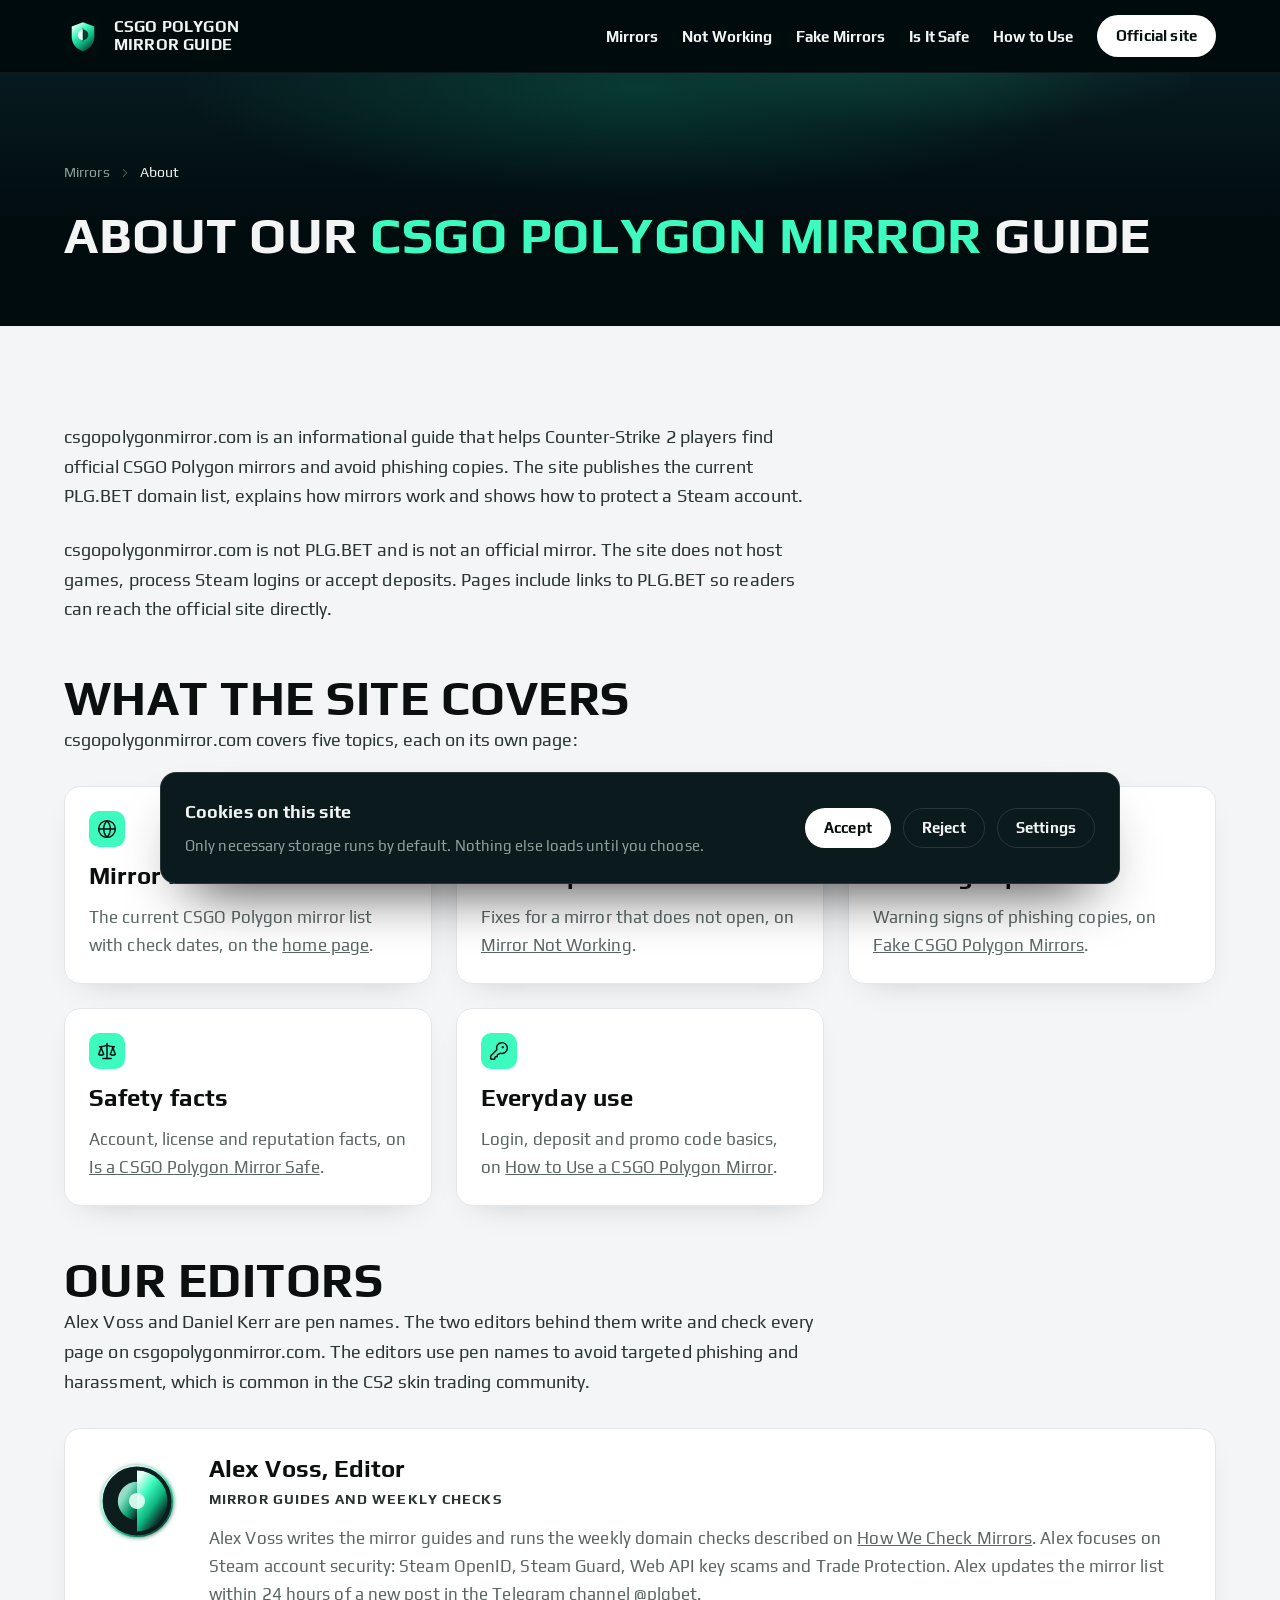
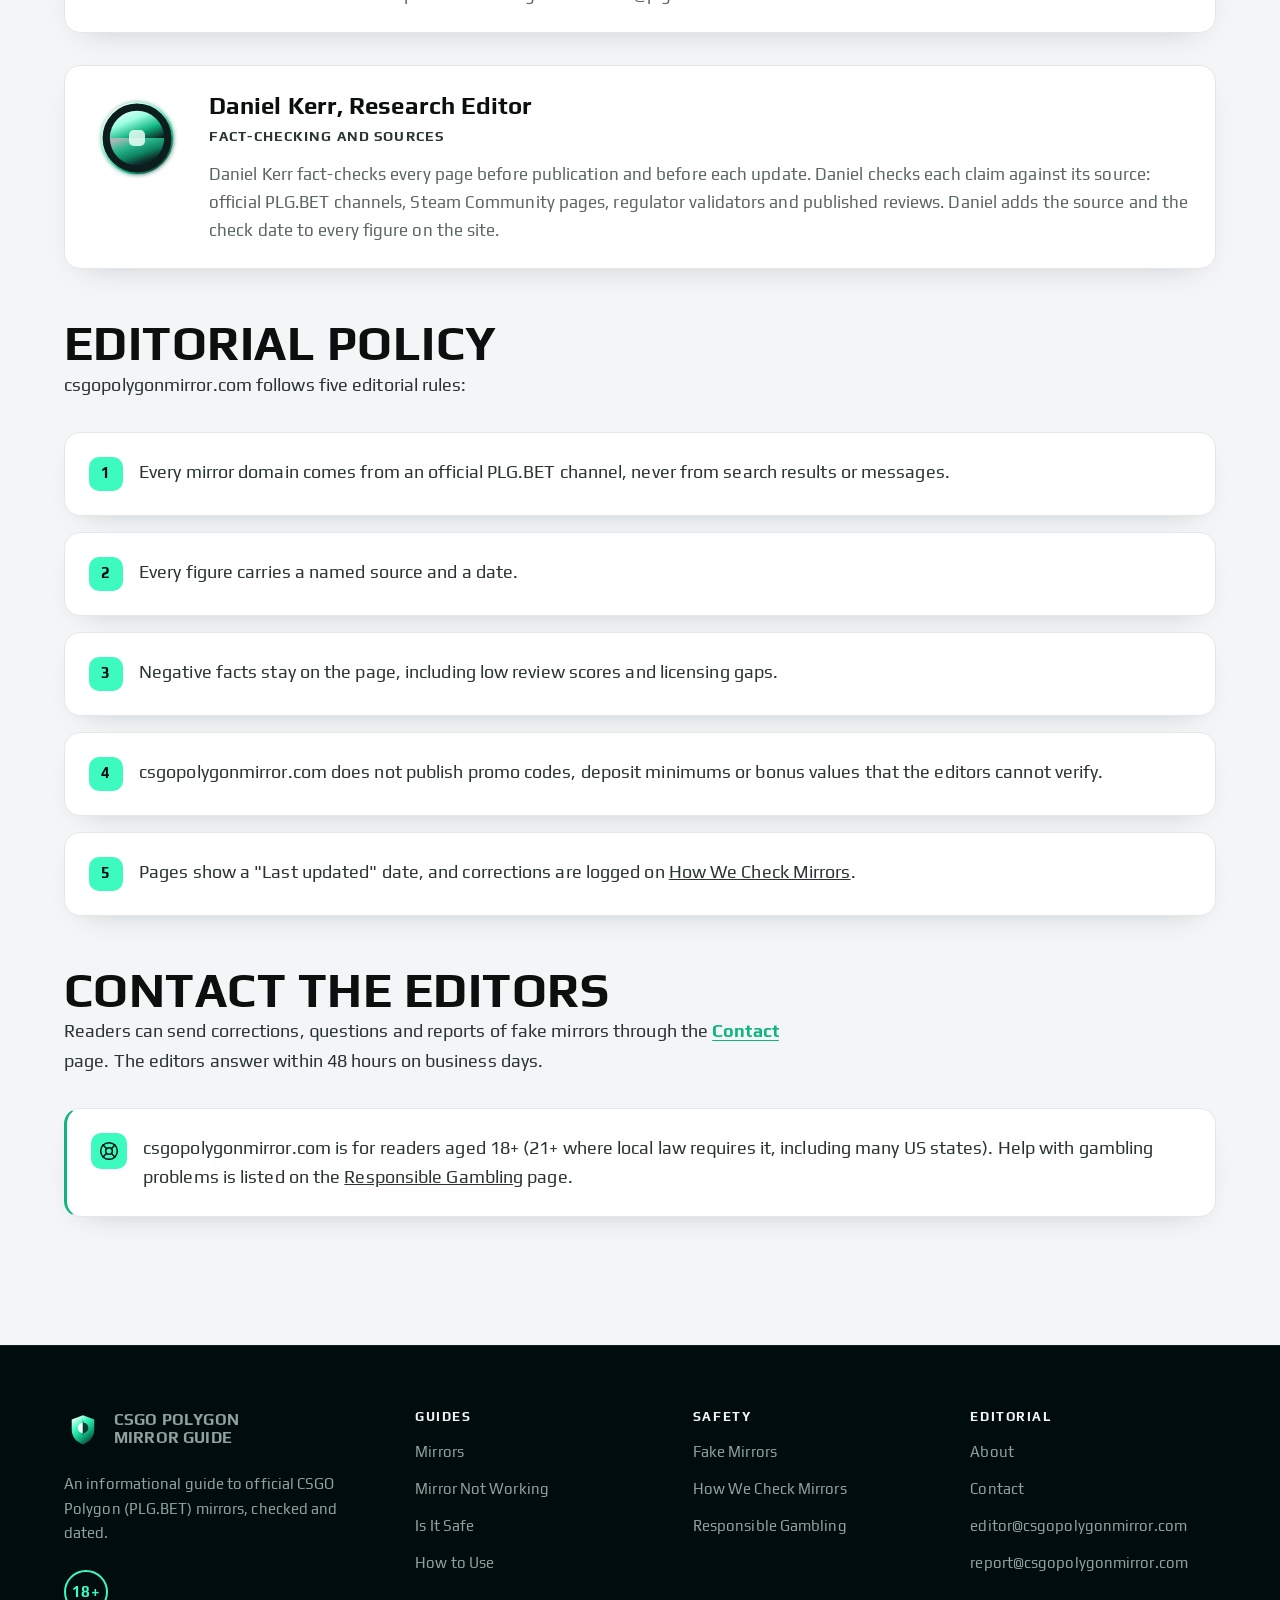
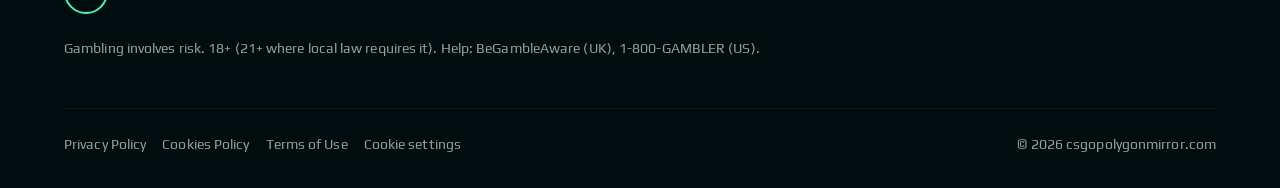
<file: about/index.html>
<!doctype html>
<html lang="en">
<head>
<meta charset="utf-8">
<meta name="viewport" content="width=device-width, initial-scale=1">
<title>About csgopolygonmirror.com: Editors and Editorial Policy</title>
<meta name="description" content="csgopolygonmirror.com is an informational guide to official CSGO Polygon mirrors. Meet the editors and read how we source and update facts.">
<link rel="canonical" href="https://csgopolygonmirror.com/about/">
<link rel="alternate" type="text/markdown" href="index.md">
<meta name="robots" content="index, follow, max-image-preview:large">
<link rel="alternate" hreflang="en" href="https://csgopolygonmirror.com/about/">
<link rel="alternate" hreflang="x-default" href="https://csgopolygonmirror.com/about/">
<meta property="og:type" content="website">
<meta property="og:title" content="About csgopolygonmirror.com: Editors and Editorial Policy">
<meta property="og:description" content="csgopolygonmirror.com is an informational guide to official CSGO Polygon mirrors. Meet the editors and read how we source and update facts.">
<meta property="og:url" content="https://csgopolygonmirror.com/about/">
<meta property="og:image" content="https://csgopolygonmirror.com/og-image.png">
<meta property="og:site_name" content="CSGO Polygon Mirror Guide">
<meta property="og:locale" content="en_US">
<meta name="twitter:card" content="summary_large_image">
<meta name="twitter:title" content="About csgopolygonmirror.com: Editors and Editorial Policy">
<meta name="twitter:description" content="csgopolygonmirror.com is an informational guide to official CSGO Polygon mirrors. Meet the editors and read how we source and update facts.">
<meta name="twitter:image" content="https://csgopolygonmirror.com/og-image.png">
<meta name="theme-color" content="#010C0F">
<link rel="icon" href="../favicon.svg" type="image/svg+xml">
<link rel="icon" href="../favicon.ico" sizes="32x32">
<link rel="apple-touch-icon" href="../apple-touch-icon.png">
<link rel="manifest" href="../site.webmanifest">
<link rel="preload" href="../assets/fonts/play-latin-400-normal.woff2" as="font" type="font/woff2" crossorigin>
<link rel="stylesheet" href="../assets/css/main.css">
<script type="application/ld+json">
{
  "@context": "https://schema.org",
  "@graph": [
    {
      "@type": "Organization",
      "@id": "https://csgopolygonmirror.com/#organization",
      "name": "CSGO Polygon Mirror Guide",
      "url": "https://csgopolygonmirror.com/",
      "logo": "https://csgopolygonmirror.com/icon-512.png",
      "email": "editor@csgopolygonmirror.com",
      "foundingDate": "2026",
      "contactPoint": [
        { "@type": "ContactPoint", "contactType": "editorial", "email": "editor@csgopolygonmirror.com" },
        { "@type": "ContactPoint", "contactType": "fake mirror reports", "email": "report@csgopolygonmirror.com" }
      ]
    },
    {
      "@type": "WebSite",
      "@id": "https://csgopolygonmirror.com/#website",
      "name": "CSGO Polygon Mirror Guide",
      "url": "https://csgopolygonmirror.com/",
      "inLanguage": "en",
      "publisher": { "@id": "https://csgopolygonmirror.com/#organization" }
    },
    {
      "@type": "AboutPage",
      "@id": "https://csgopolygonmirror.com/about/#webpage",
      "name": "About csgopolygonmirror.com: Editors and Editorial Policy",
      "description": "csgopolygonmirror.com is an informational guide to official CSGO Polygon mirrors. Meet the editors and read how we source and update facts.",
      "url": "https://csgopolygonmirror.com/about/",
      "inLanguage": "en",
      "isPartOf": { "@id": "https://csgopolygonmirror.com/#website" },
      "datePublished": "2026-09-25",
      "dateModified": "2026-09-25",
      "primaryImageOfPage": "https://csgopolygonmirror.com/og-image.png",
      "breadcrumb": { "@id": "https://csgopolygonmirror.com/about/#breadcrumb" }
    },
    {
      "@type": "BreadcrumbList",
      "@id": "https://csgopolygonmirror.com/about/#breadcrumb",
      "itemListElement": [
        { "@type": "ListItem", "position": 1, "name": "Mirrors", "item": "https://csgopolygonmirror.com/" },
        { "@type": "ListItem", "position": 2, "name": "About" }
      ]
    },
    {
      "@type": "Person",
      "@id": "https://csgopolygonmirror.com/about/#alex-voss",
      "name": "Alex Voss",
      "jobTitle": "Editor",
      "description": "Pen name of the editor who writes the mirror guides and runs the weekly domain checks, focused on Steam account security.",
      "worksFor": { "@id": "https://csgopolygonmirror.com/#organization" }
    },
    {
      "@type": "Person",
      "@id": "https://csgopolygonmirror.com/about/#daniel-kerr",
      "name": "Daniel Kerr",
      "jobTitle": "Research Editor",
      "description": "Pen name of the editor who fact-checks every page against official channels, Steam Community pages and regulator validators.",
      "worksFor": { "@id": "https://csgopolygonmirror.com/#organization" }
    }
  ]
}
</script>
</head>
<body>
<a class="skip-link" href="#main">Skip to content</a>

<header class="site-header">
  <div class="container site-header__inner">
    <a class="brand" href="../">
      <img class="brand__mark" src="../favicon.svg" alt="" width="38" height="38">
      <span class="brand__name">CSGO Polygon Mirror Guide</span>
    </a>
    <button class="nav-toggle" type="button" aria-expanded="false" aria-controls="site-nav" aria-label="Open menu">
      <svg class="icon icon--open" aria-hidden="true"><use href="../assets/icons/sprite.svg#menu"></use></svg>
      <svg class="icon icon--close" aria-hidden="true"><use href="../assets/icons/sprite.svg#x"></use></svg>
    </button>
    <nav class="nav" id="site-nav" aria-label="Main">
      <ul class="nav__list">
        <li><a class="nav__link" href="../">Mirrors</a></li>
        <li><a class="nav__link" href="../mirror-not-working/">Not Working</a></li>
        <li><a class="nav__link" href="../fake-polygon-mirrors/">Fake Mirrors</a></li>
        <li><a class="nav__link" href="../is-polygon-mirror-safe/">Is It Safe</a></li>
        <li><a class="nav__link" href="../using-polygon-mirror/">How to Use</a></li>
      </ul>
      <a class="btn btn--primary btn--sm header__cta" href="https://plg.bet/" target="_blank" rel="noopener">Official site</a>
    </nav>
    <a class="btn btn--primary btn--sm header__cta" href="https://plg.bet/" target="_blank" rel="noopener">Official site</a>
  </div>
</header>

<main id="main">

  <section class="hero section--tight">
    <div class="streaks" aria-hidden="true"></div>
    <div class="container">
      <nav class="breadcrumbs" aria-label="Breadcrumb">
        <ol>
          <li><a href="../">Mirrors</a></li>
          <li><svg class="icon" aria-hidden="true"><use href="../assets/icons/sprite.svg#chevron-right"></use></svg><span aria-current="page">About</span></li>
        </ol>
      </nav>

      <h1 class="hero__title">About Our <span class="mint">CSGO Polygon Mirror</span> Guide</h1>
    </div>
  </section>

  <section class="section section--light">
    <div class="container">
      <div class="prose measure">
        <p>csgopolygonmirror.com is an informational guide that helps Counter-Strike 2 players find official CSGO Polygon mirrors and avoid phishing copies. The site publishes the current PLG.BET domain list, explains how mirrors work and shows how to protect a Steam account.</p>
        <p>csgopolygonmirror.com is not PLG.BET and is not an official mirror. The site does not host games, process Steam logins or accept deposits. Pages include links to PLG.BET so readers can reach the official site directly.</p>
      </div>

      <h2 id="what-we-cover" style="margin-top:var(--s-7)">What the Site Covers</h2>
      <div class="prose measure"><p>csgopolygonmirror.com covers five topics, each on its own page:</p></div>

      <div class="grid grid--3" style="margin-block:var(--s-6)">
        <div class="card card--light">
          <span class="tile"><svg class="icon" aria-hidden="true"><use href="../assets/icons/sprite.svg#globe"></use></svg></span>
          <h3 class="card__title">Mirror list</h3>
          <p class="card__text">The current CSGO Polygon mirror list with check dates, on the <a href="../">home page</a>.</p>
        </div>
        <div class="card card--light">
          <span class="tile"><svg class="icon" aria-hidden="true"><use href="../assets/icons/sprite.svg#triangle-alert"></use></svg></span>
          <h3 class="card__title">Access problems</h3>
          <p class="card__text">Fixes for a mirror that does not open, on <a href="../mirror-not-working/">Mirror Not Working</a>.</p>
        </div>
        <div class="card card--light">
          <span class="tile"><svg class="icon" aria-hidden="true"><use href="../assets/icons/sprite.svg#shield-alert"></use></svg></span>
          <h3 class="card__title">Phishing copies</h3>
          <p class="card__text">Warning signs of phishing copies, on <a href="../fake-polygon-mirrors/">Fake CSGO Polygon Mirrors</a>.</p>
        </div>
        <div class="card card--light">
          <span class="tile"><svg class="icon" aria-hidden="true"><use href="../assets/icons/sprite.svg#scale"></use></svg></span>
          <h3 class="card__title">Safety facts</h3>
          <p class="card__text">Account, license and reputation facts, on <a href="../is-polygon-mirror-safe/">Is a CSGO Polygon Mirror Safe</a>.</p>
        </div>
        <div class="card card--light">
          <span class="tile"><svg class="icon" aria-hidden="true"><use href="../assets/icons/sprite.svg#key-round"></use></svg></span>
          <h3 class="card__title">Everyday use</h3>
          <p class="card__text">Login, deposit and promo code basics, on <a href="../using-polygon-mirror/">How to Use a CSGO Polygon Mirror</a>.</p>
        </div>
      </div>

      <h2 id="editors" style="margin-top:var(--s-7)">Our Editors</h2>
      <div class="prose measure">
        <p>Alex Voss and Daniel Kerr are pen names. The two editors behind them write and check every page on csgopolygonmirror.com. The editors use pen names to avoid targeted phishing and harassment, which is common in the CS2 skin trading community.</p>
      </div>

      <div class="card card--light author-card" id="alex-voss" style="margin-block:var(--s-6)">
        <span class="avatar"><svg viewBox="0 0 120 120" aria-hidden="true"><use href="../assets/icons/objects.svg#obj-avatar-a"></use></svg></span>
        <div>
          <h3>Alex Voss, Editor</h3>
          <p class="author-card__role">Mirror guides and weekly checks</p>
          <p class="card__text">Alex Voss writes the mirror guides and runs the weekly domain checks described on <a href="../how-we-check-mirrors/">How We Check Mirrors</a>. Alex focuses on Steam account security: Steam OpenID, Steam Guard, Web API key scams and Trade Protection. Alex updates the mirror list within 24 hours of a new post in the Telegram channel @plgbet.</p>
        </div>
      </div>

      <div class="card card--light author-card" id="daniel-kerr" style="margin-block:var(--s-6)">
        <span class="avatar"><svg viewBox="0 0 120 120" aria-hidden="true"><use href="../assets/icons/objects.svg#obj-avatar-b"></use></svg></span>
        <div>
          <h3>Daniel Kerr, Research Editor</h3>
          <p class="author-card__role">Fact-checking and sources</p>
          <p class="card__text">Daniel Kerr fact-checks every page before publication and before each update. Daniel checks each claim against its source: official PLG.BET channels, Steam Community pages, regulator validators and published reviews. Daniel adds the source and the check date to every figure on the site.</p>
        </div>
      </div>

      <h2 id="policy" style="margin-top:var(--s-7)">Editorial Policy</h2>
      <div class="prose measure"><p>csgopolygonmirror.com follows five editorial rules:</p></div>

      <ol class="stepper">
        <li><span class="step-num">1</span><div class="step-body"><p>Every mirror domain comes from an official PLG.BET channel, never from search results or messages.</p></div></li>
        <li><span class="step-num">2</span><div class="step-body"><p>Every figure carries a named source and a date.</p></div></li>
        <li><span class="step-num">3</span><div class="step-body"><p>Negative facts stay on the page, including low review scores and licensing gaps.</p></div></li>
        <li><span class="step-num">4</span><div class="step-body"><p>csgopolygonmirror.com does not publish promo codes, deposit minimums or bonus values that the editors cannot verify.</p></div></li>
        <li><span class="step-num">5</span><div class="step-body"><p>Pages show a "Last updated" date, and corrections are logged on <a href="../how-we-check-mirrors/">How We Check Mirrors</a>.</p></div></li>
      </ol>

      <h2 id="contact-editors" style="margin-top:var(--s-7)">Contact the Editors</h2>
      <div class="prose measure">
        <p>Readers can send corrections, questions and reports of fake mirrors through the <a href="../contact/">Contact</a> page. The editors answer within 48 hours on business days.</p>
      </div>

      <div class="callout">
        <span class="tile"><svg class="icon" aria-hidden="true"><use href="../assets/icons/sprite.svg#life-buoy"></use></svg></span>
        <div>
          <p>csgopolygonmirror.com is for readers aged 18+ (21+ where local law requires it, including many US states). Help with gambling problems is listed on the <a href="../responsible-gambling/">Responsible Gambling</a> page.</p>
        </div>
      </div>

    </div>
  </section>
</main>

<footer class="site-footer">
  <div class="container">
    <div class="footer__grid">
      <div class="footer__col footer__brand">
        <a class="brand" href="../">
          <img class="brand__mark" src="../favicon.svg" alt="" width="38" height="38">
          <span class="brand__name">CSGO Polygon Mirror Guide</span>
        </a>
        <p>An informational guide to official CSGO Polygon (PLG.BET) mirrors, checked and dated.</p>
        <span class="age-badge">18+</span>
      </div>
      <div class="footer__col">
        <h2>Guides</h2>
        <ul>
          <li><a href="../">Mirrors</a></li>
          <li><a href="../mirror-not-working/">Mirror Not Working</a></li>
          <li><a href="../is-polygon-mirror-safe/">Is It Safe</a></li>
          <li><a href="../using-polygon-mirror/">How to Use</a></li>
        </ul>
      </div>
      <div class="footer__col">
        <h2>Safety</h2>
        <ul>
          <li><a href="../fake-polygon-mirrors/">Fake Mirrors</a></li>
          <li><a href="../how-we-check-mirrors/">How We Check Mirrors</a></li>
          <li><a href="../responsible-gambling/">Responsible Gambling</a></li>
        </ul>
      </div>
      <div class="footer__col">
        <h2>Editorial</h2>
        <ul>
          <li><a href="./">About</a></li>
          <li><a href="../contact/">Contact</a></li>
          <li><a class="mail-link" href="mailto:editor@csgopolygonmirror.com">editor@csgopolygonmirror.com</a></li>
          <li><a class="mail-link" href="mailto:report@csgopolygonmirror.com">report@csgopolygonmirror.com</a></li>
        </ul>
      </div>
    </div>
    <p class="rg-line">Gambling involves risk. 18+ (21+ where local law requires it). Help: BeGambleAware (UK), 1-800-GAMBLER (US).</p>
    <div class="footer__bottom">
      <ul class="footer__legal">
        <li><a href="../legal/#privacy-policy">Privacy Policy</a></li>
        <li><a href="../legal/#cookies-policy">Cookies Policy</a></li>
        <li><a href="../legal/#terms-of-use">Terms of Use</a></li>
        <li><a href="#" data-cookie-open>Cookie settings</a></li>
      </ul>
      <p style="margin:0">&copy; 2026 csgopolygonmirror.com</p>
    </div>
  </div>
</footer>

<div class="sticky-cta">
  <span class="sticky-cta__age">18+</span>
  <a class="btn btn--primary btn--sm" href="https://plg.bet/" target="_blank" rel="noopener">Open the official site</a>
</div>

<div class="cookie" id="cookie-banner" role="dialog" aria-live="polite" aria-label="Cookie preferences">
  <div class="cookie__body">
    <p class="cookie__title">Cookies on this site</p>
    <p class="cookie__text">Only necessary storage runs by default. Nothing else loads until you choose.</p>
  </div>
  <div class="cookie__actions">
    <button class="btn btn--primary btn--sm" type="button" data-cookie="accept">Accept</button>
    <button class="btn btn--ghost btn--sm" type="button" data-cookie="reject">Reject</button>
    <button class="btn btn--ghost btn--sm" type="button" data-cookie="settings" aria-expanded="false" aria-controls="cookie-settings">Settings</button>
  </div>
  <div class="cookie__settings" id="cookie-settings">
    <div class="switch-row">
      <input type="checkbox" id="cookie-necessary" checked disabled>
      <label for="cookie-necessary">Necessary: required for the mirror list and your cookie choice. Always on.</label>
    </div>
    <div class="switch-row">
      <input type="checkbox" id="cookie-analytics">
      <label for="cookie-analytics">Analytics: not used on this site today. Turning this on only stores your preference.</label>
    </div>
    <button class="btn btn--primary btn--sm" type="button" data-cookie="save">Save choices</button>
  </div>
</div>

<script src="../assets/js/ui.js" defer></script>
</body>
</html>
</file>
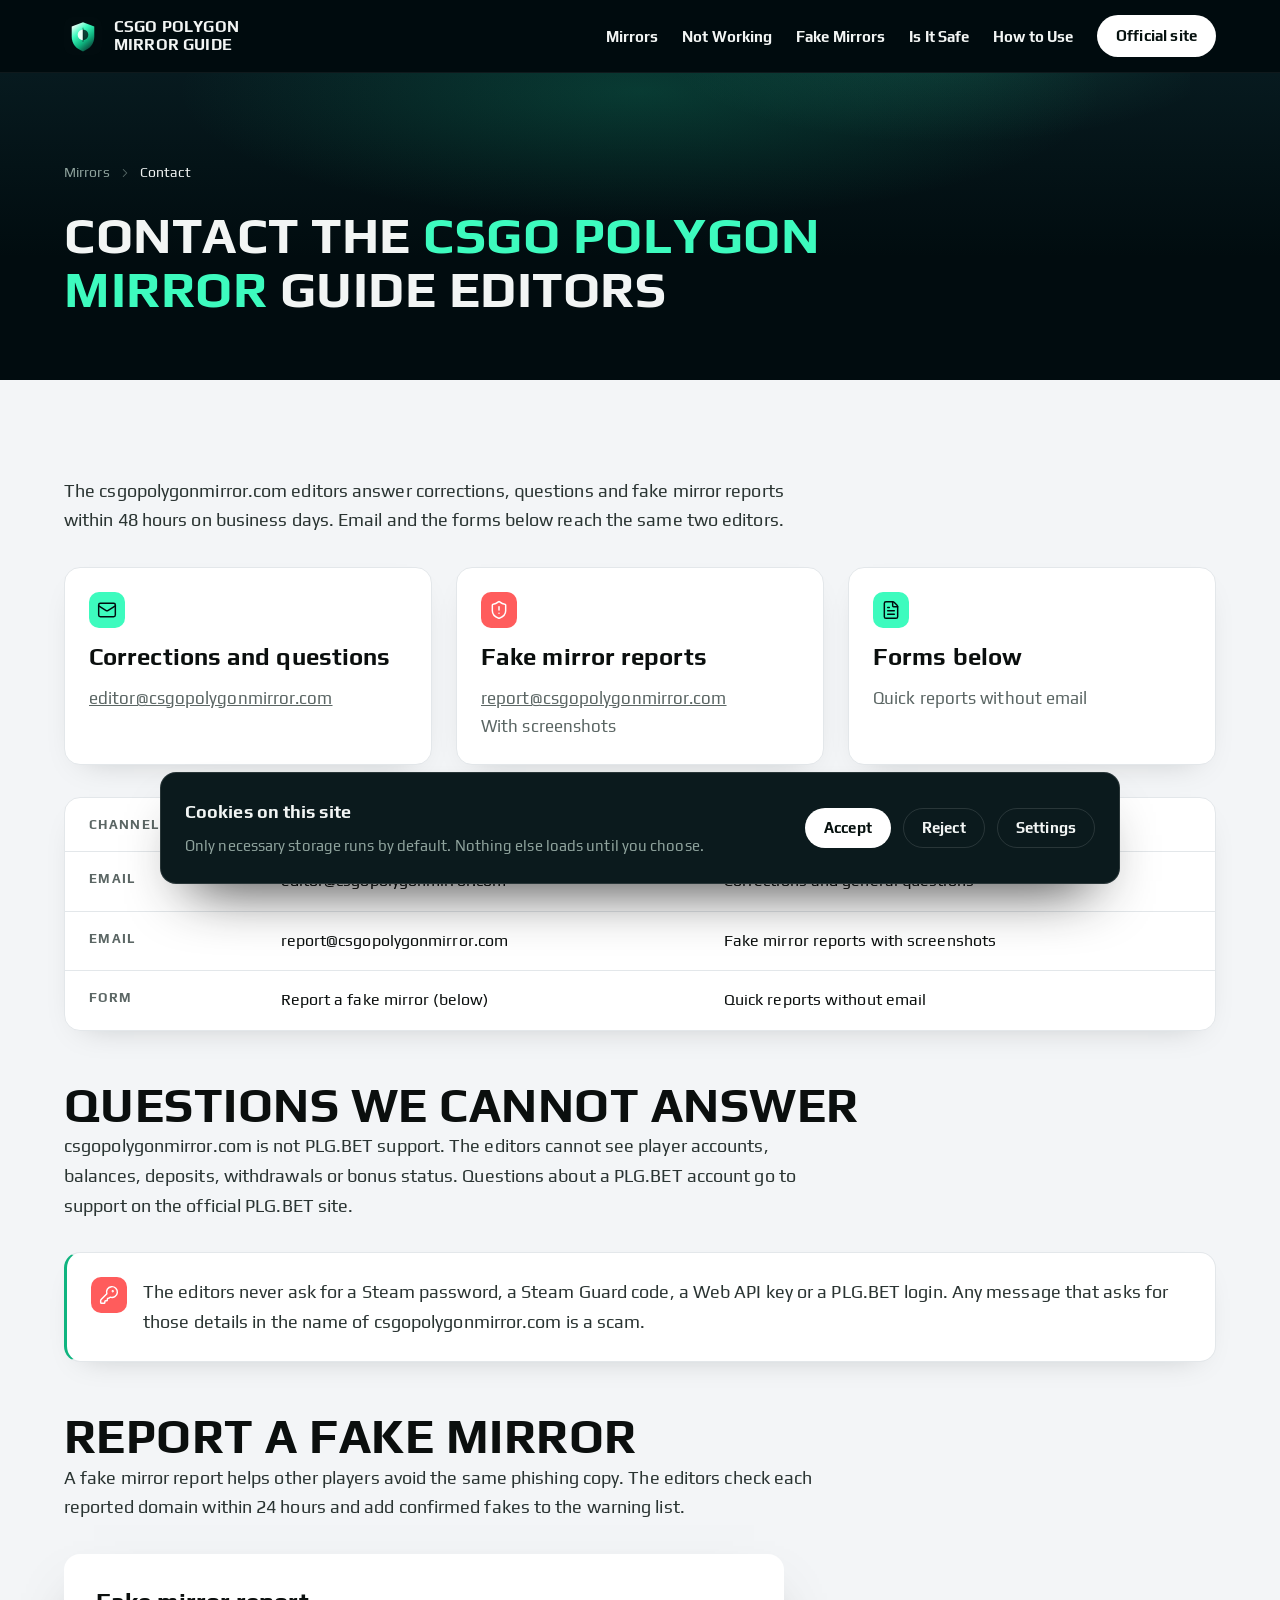
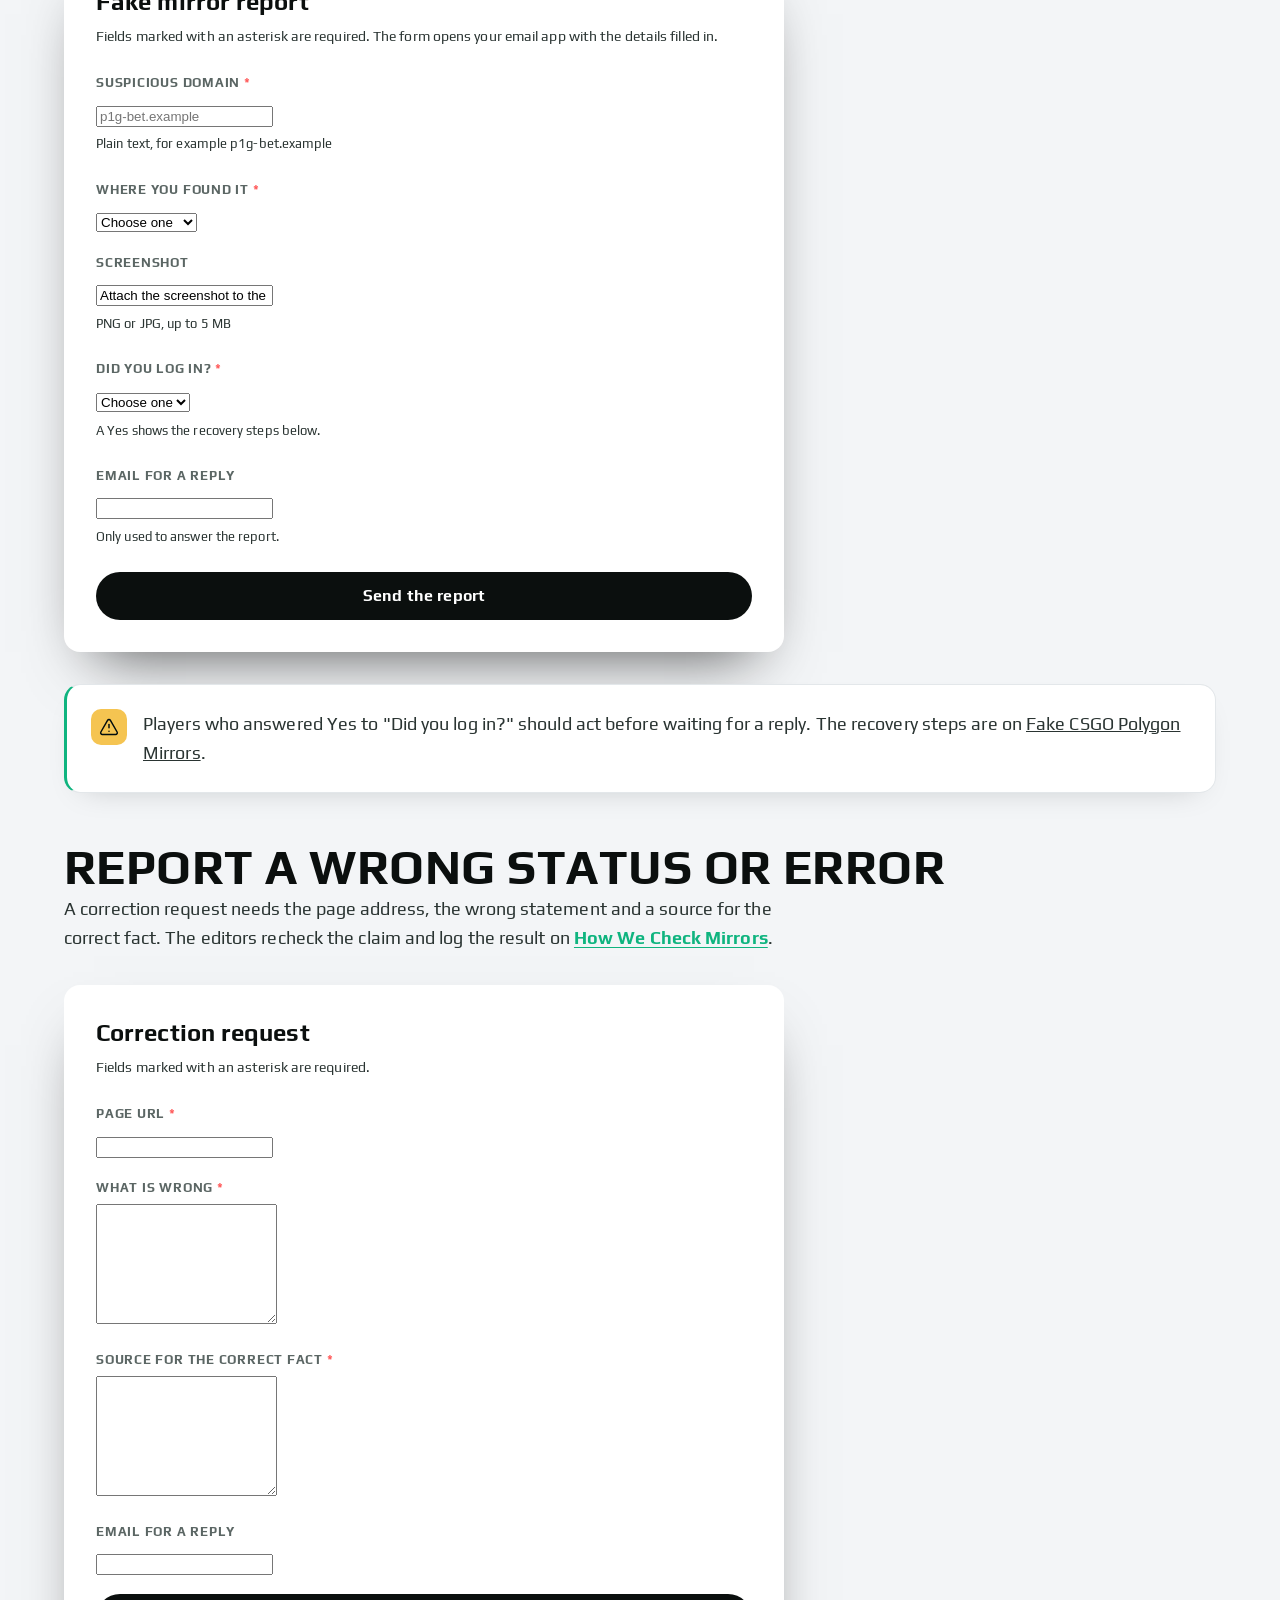
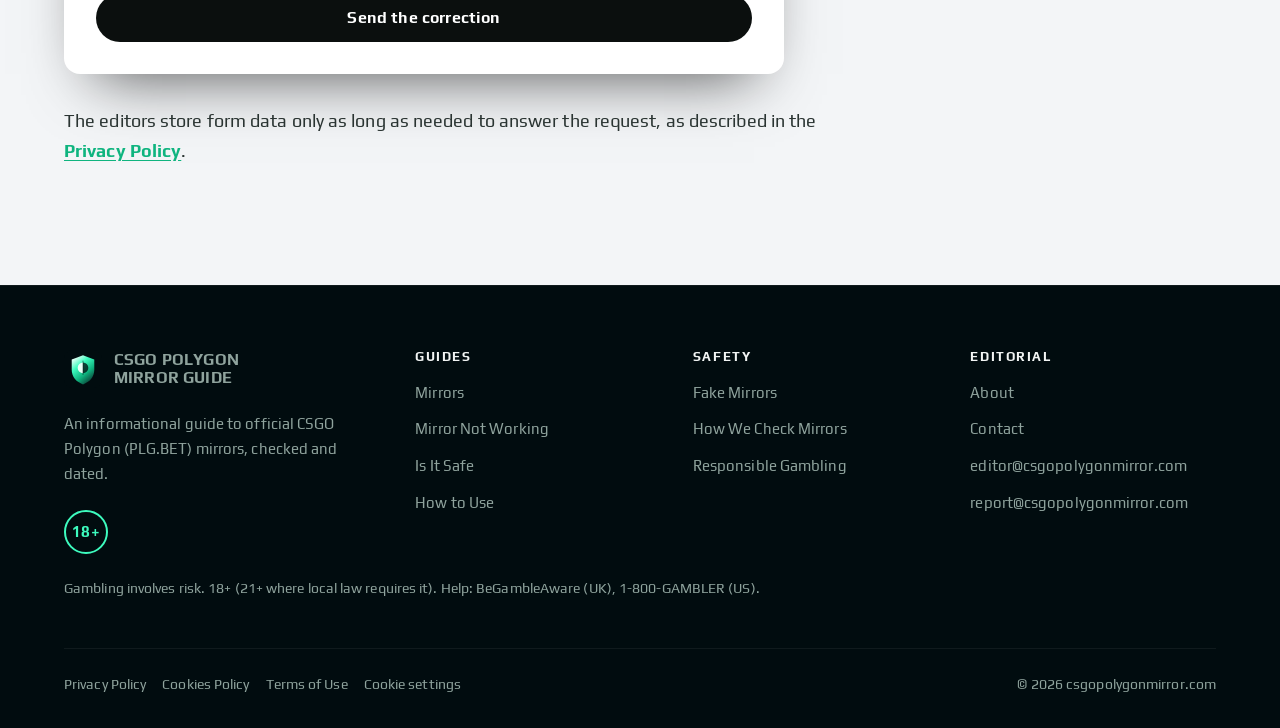
<file: contact/index.html>
<!doctype html>
<html lang="en">
<head>
<meta charset="utf-8">
<meta name="viewport" content="width=device-width, initial-scale=1">
<title>Contact csgopolygonmirror.com: Corrections and Fake Mirrors</title>
<meta name="description" content="Contact the csgopolygonmirror.com editors to report a fake CSGO Polygon mirror, a wrong domain status or a factual error. Replies within 48 hours.">
<link rel="canonical" href="https://csgopolygonmirror.com/contact/">
<link rel="alternate" type="text/markdown" href="index.md">
<meta name="robots" content="index, follow, max-image-preview:large">
<link rel="alternate" hreflang="en" href="https://csgopolygonmirror.com/contact/">
<link rel="alternate" hreflang="x-default" href="https://csgopolygonmirror.com/contact/">
<meta property="og:type" content="website">
<meta property="og:title" content="Contact csgopolygonmirror.com: Corrections and Fake Mirrors">
<meta property="og:description" content="Contact the csgopolygonmirror.com editors to report a fake CSGO Polygon mirror, a wrong domain status or a factual error. Replies within 48 hours.">
<meta property="og:url" content="https://csgopolygonmirror.com/contact/">
<meta property="og:image" content="https://csgopolygonmirror.com/og-image.png">
<meta property="og:site_name" content="CSGO Polygon Mirror Guide">
<meta property="og:locale" content="en_US">
<meta name="twitter:card" content="summary_large_image">
<meta name="twitter:title" content="Contact csgopolygonmirror.com: Corrections and Fake Mirrors">
<meta name="twitter:description" content="Contact the csgopolygonmirror.com editors to report a fake CSGO Polygon mirror, a wrong domain status or a factual error. Replies within 48 hours.">
<meta name="twitter:image" content="https://csgopolygonmirror.com/og-image.png">
<meta name="theme-color" content="#010C0F">
<link rel="icon" href="../favicon.svg" type="image/svg+xml">
<link rel="icon" href="../favicon.ico" sizes="32x32">
<link rel="apple-touch-icon" href="../apple-touch-icon.png">
<link rel="manifest" href="../site.webmanifest">
<link rel="preload" href="../assets/fonts/play-latin-400-normal.woff2" as="font" type="font/woff2" crossorigin>
<link rel="stylesheet" href="../assets/css/main.css">
<script type="application/ld+json">
{
  "@context": "https://schema.org",
  "@graph": [
    {
      "@type": "Organization",
      "@id": "https://csgopolygonmirror.com/#organization",
      "name": "CSGO Polygon Mirror Guide",
      "url": "https://csgopolygonmirror.com/",
      "logo": "https://csgopolygonmirror.com/icon-512.png",
      "email": "editor@csgopolygonmirror.com",
      "foundingDate": "2026",
      "contactPoint": [
        { "@type": "ContactPoint", "contactType": "editorial", "email": "editor@csgopolygonmirror.com" },
        { "@type": "ContactPoint", "contactType": "fake mirror reports", "email": "report@csgopolygonmirror.com" }
      ]
    },
    {
      "@type": "WebSite",
      "@id": "https://csgopolygonmirror.com/#website",
      "name": "CSGO Polygon Mirror Guide",
      "url": "https://csgopolygonmirror.com/",
      "inLanguage": "en",
      "publisher": { "@id": "https://csgopolygonmirror.com/#organization" }
    },
    {
      "@type": "ContactPage",
      "@id": "https://csgopolygonmirror.com/contact/#webpage",
      "name": "Contact csgopolygonmirror.com: Corrections and Fake Mirrors",
      "description": "Contact the csgopolygonmirror.com editors to report a fake CSGO Polygon mirror, a wrong domain status or a factual error. Replies within 48 hours.",
      "url": "https://csgopolygonmirror.com/contact/",
      "inLanguage": "en",
      "isPartOf": { "@id": "https://csgopolygonmirror.com/#website" },
      "datePublished": "2026-09-25",
      "dateModified": "2026-09-25",
      "primaryImageOfPage": "https://csgopolygonmirror.com/og-image.png",
      "breadcrumb": { "@id": "https://csgopolygonmirror.com/contact/#breadcrumb" }
    },
    {
      "@type": "BreadcrumbList",
      "@id": "https://csgopolygonmirror.com/contact/#breadcrumb",
      "itemListElement": [
        { "@type": "ListItem", "position": 1, "name": "Mirrors", "item": "https://csgopolygonmirror.com/" },
        { "@type": "ListItem", "position": 2, "name": "Contact" }
      ]
    }
  ]
}
</script>
</head>
<body>
<a class="skip-link" href="#main">Skip to content</a>

<header class="site-header">
  <div class="container site-header__inner">
    <a class="brand" href="../">
      <img class="brand__mark" src="../favicon.svg" alt="" width="38" height="38">
      <span class="brand__name">CSGO Polygon Mirror Guide</span>
    </a>
    <button class="nav-toggle" type="button" aria-expanded="false" aria-controls="site-nav" aria-label="Open menu">
      <svg class="icon icon--open" aria-hidden="true"><use href="../assets/icons/sprite.svg#menu"></use></svg>
      <svg class="icon icon--close" aria-hidden="true"><use href="../assets/icons/sprite.svg#x"></use></svg>
    </button>
    <nav class="nav" id="site-nav" aria-label="Main">
      <ul class="nav__list">
        <li><a class="nav__link" href="../">Mirrors</a></li>
        <li><a class="nav__link" href="../mirror-not-working/">Not Working</a></li>
        <li><a class="nav__link" href="../fake-polygon-mirrors/">Fake Mirrors</a></li>
        <li><a class="nav__link" href="../is-polygon-mirror-safe/">Is It Safe</a></li>
        <li><a class="nav__link" href="../using-polygon-mirror/">How to Use</a></li>
      </ul>
      <a class="btn btn--primary btn--sm header__cta" href="https://plg.bet/" target="_blank" rel="noopener">Official site</a>
    </nav>
    <a class="btn btn--primary btn--sm header__cta" href="https://plg.bet/" target="_blank" rel="noopener">Official site</a>
  </div>
</header>

<main id="main">

  <section class="hero section--tight">
    <div class="streaks" aria-hidden="true"></div>
    <div class="container">
      <nav class="breadcrumbs" aria-label="Breadcrumb">
        <ol>
          <li><a href="../">Mirrors</a></li>
          <li><svg class="icon" aria-hidden="true"><use href="../assets/icons/sprite.svg#chevron-right"></use></svg><span aria-current="page">Contact</span></li>
        </ol>
      </nav>

      <h1 class="hero__title">Contact the <span class="mint">CSGO Polygon Mirror</span> Guide Editors</h1>
    </div>
  </section>

  <section class="section section--light">
    <div class="container">
      <div class="prose measure">
        <p>The csgopolygonmirror.com editors answer corrections, questions and fake mirror reports within 48 hours on business days. Email and the forms below reach the same two editors.</p>
      </div>

      <div class="grid grid--3" style="margin-block:var(--s-6)">
        <div class="card card--light">
          <span class="tile"><svg class="icon" aria-hidden="true"><use href="../assets/icons/sprite.svg#mail"></use></svg></span>
          <h3 class="card__title">Corrections and questions</h3>
          <p class="card__text"><a class="mail-link" href="mailto:editor@csgopolygonmirror.com">editor@csgopolygonmirror.com</a></p>
        </div>
        <div class="card card--light">
          <span class="tile tile--danger"><svg class="icon" aria-hidden="true"><use href="../assets/icons/sprite.svg#shield-alert"></use></svg></span>
          <h3 class="card__title">Fake mirror reports</h3>
          <p class="card__text"><a class="mail-link" href="mailto:report@csgopolygonmirror.com">report@csgopolygonmirror.com</a><br>With screenshots</p>
        </div>
        <div class="card card--light">
          <span class="tile"><svg class="icon" aria-hidden="true"><use href="../assets/icons/sprite.svg#file-text"></use></svg></span>
          <h3 class="card__title">Forms below</h3>
          <p class="card__text">Quick reports without email</p>
        </div>
      </div>

      <div class="table-wrap">
        <table>
          <caption class="visually-hidden">Contact channels</caption>
          <thead><tr><th scope="col">Channel</th><th scope="col">Address</th><th scope="col">Use it for</th></tr></thead>
          <tbody>
            <tr><th scope="row">Email</th><td>editor@csgopolygonmirror.com</td><td>Corrections and general questions</td></tr>
            <tr><th scope="row">Email</th><td>report@csgopolygonmirror.com</td><td>Fake mirror reports with screenshots</td></tr>
            <tr><th scope="row">Form</th><td>Report a fake mirror (below)</td><td>Quick reports without email</td></tr>
          </tbody>
        </table>
      </div>

      <h2 id="cannot-answer" style="margin-top:var(--s-7)">Questions We Cannot Answer</h2>
      <div class="prose measure">
        <p>csgopolygonmirror.com is not PLG.BET support. The editors cannot see player accounts, balances, deposits, withdrawals or bonus status. Questions about a PLG.BET account go to support on the official PLG.BET site.</p>
      </div>

      <div class="callout callout--danger">
        <span class="tile tile--danger"><svg class="icon" aria-hidden="true"><use href="../assets/icons/sprite.svg#key-round"></use></svg></span>
        <div>
          <p>The editors never ask for a Steam password, a Steam Guard code, a Web API key or a PLG.BET login. Any message that asks for those details in the name of csgopolygonmirror.com is a scam.</p>
        </div>
      </div>

      <h2 id="report" style="margin-top:var(--s-7)">Report a Fake Mirror</h2>
      <div class="prose measure">
        <p>A fake mirror report helps other players avoid the same phishing copy. The editors check each reported domain within 24 hours and add confirmed fakes to the warning list.</p>
      </div>

      <form class="form-card" data-mailto="report@csgopolygonmirror.com" data-subject-default="Fake CSGO Polygon mirror report" novalidate style="margin-block:var(--s-6);max-width:720px">
        <h3>Fake mirror report</h3>
        <p class="form-card__note">Fields marked with an asterisk are required. The form opens your email app with the details filled in.</p>

        <div class="field field--req">
          <label for="report-domain">Suspicious domain</label>
          <input type="text" id="report-domain" name="domain" required autocomplete="off" placeholder="p1g-bet.example">
          <p class="field__hint">Plain text, for example p1g-bet.example</p>
          <p class="field__error">Enter the domain you want to report.</p>
        </div>

        <div class="field field--req">
          <label for="report-source">Where you found it</label>
          <select id="report-source" name="source" required>
            <option value="">Choose one</option>
            <option>Search result</option>
            <option>Telegram</option>
            <option>Discord</option>
            <option>Steam chat</option>
            <option>Other</option>
          </select>
          <p class="field__error">Choose where you found the domain.</p>
        </div>

        <div class="field">
          <label for="report-screenshot">Screenshot</label>
          <input type="text" id="report-screenshot" name="screenshot" readonly value="Attach the screenshot to the email that opens">
          <p class="field__hint">PNG or JPG, up to 5 MB</p>
        </div>

        <div class="field field--req">
          <label for="report-loggedin">Did you log in?</label>
          <select id="report-loggedin" name="loggedIn" required>
            <option value="">Choose one</option>
            <option>No</option>
            <option>Yes</option>
          </select>
          <p class="field__hint">A Yes shows the recovery steps below.</p>
          <p class="field__error">Tell us whether you logged in.</p>
        </div>

        <div class="field">
          <label for="report-email">Email for a reply</label>
          <input type="email" id="report-email" name="email" autocomplete="email">
          <p class="field__hint">Only used to answer the report.</p>
        </div>

        <button class="btn btn--dark btn--block" type="submit">Send the report</button>
      </form>

      <div class="callout callout--warn">
        <span class="tile tile--warn"><svg class="icon" aria-hidden="true"><use href="../assets/icons/sprite.svg#triangle-alert"></use></svg></span>
        <div>
          <p>Players who answered Yes to "Did you log in?" should act before waiting for a reply. The recovery steps are on <a href="../fake-polygon-mirrors/">Fake CSGO Polygon Mirrors</a>.</p>
        </div>
      </div>

      <h2 id="correction" style="margin-top:var(--s-7)">Report a Wrong Status or Error</h2>
      <div class="prose measure">
        <p>A correction request needs the page address, the wrong statement and a source for the correct fact. The editors recheck the claim and log the result on <a href="../how-we-check-mirrors/">How We Check Mirrors</a>.</p>
      </div>

      <form class="form-card" data-mailto="editor@csgopolygonmirror.com" data-subject-default="Correction request" novalidate style="margin-block:var(--s-6);max-width:720px">
        <h3>Correction request</h3>
        <p class="form-card__note">Fields marked with an asterisk are required.</p>

        <div class="field field--req">
          <label for="fix-url">Page URL</label>
          <input type="text" id="fix-url" name="pageUrl" required autocomplete="off">
          <p class="field__error">Tell us which page needs the fix.</p>
        </div>

        <div class="field field--req">
          <label for="fix-what">What is wrong</label>
          <textarea id="fix-what" name="whatIsWrong" required></textarea>
          <p class="field__error">Describe the wrong statement.</p>
        </div>

        <div class="field field--req">
          <label for="fix-source">Source for the correct fact</label>
          <textarea id="fix-source" name="source" required></textarea>
          <p class="field__error">Add a source we can check.</p>
        </div>

        <div class="field">
          <label for="fix-email">Email for a reply</label>
          <input type="email" id="fix-email" name="email" autocomplete="email">
        </div>

        <button class="btn btn--dark btn--block" type="submit">Send the correction</button>
      </form>

      <div class="prose measure">
        <p>The editors store form data only as long as needed to answer the request, as described in the <a href="../legal/#privacy-policy">Privacy Policy</a>.</p>
      </div>
    </div>
  </section>
</main>

<footer class="site-footer">
  <div class="container">
    <div class="footer__grid">
      <div class="footer__col footer__brand">
        <a class="brand" href="../">
          <img class="brand__mark" src="../favicon.svg" alt="" width="38" height="38">
          <span class="brand__name">CSGO Polygon Mirror Guide</span>
        </a>
        <p>An informational guide to official CSGO Polygon (PLG.BET) mirrors, checked and dated.</p>
        <span class="age-badge">18+</span>
      </div>
      <div class="footer__col">
        <h2>Guides</h2>
        <ul>
          <li><a href="../">Mirrors</a></li>
          <li><a href="../mirror-not-working/">Mirror Not Working</a></li>
          <li><a href="../is-polygon-mirror-safe/">Is It Safe</a></li>
          <li><a href="../using-polygon-mirror/">How to Use</a></li>
        </ul>
      </div>
      <div class="footer__col">
        <h2>Safety</h2>
        <ul>
          <li><a href="../fake-polygon-mirrors/">Fake Mirrors</a></li>
          <li><a href="../how-we-check-mirrors/">How We Check Mirrors</a></li>
          <li><a href="../responsible-gambling/">Responsible Gambling</a></li>
        </ul>
      </div>
      <div class="footer__col">
        <h2>Editorial</h2>
        <ul>
          <li><a href="../about/">About</a></li>
          <li><a href="./">Contact</a></li>
          <li><a class="mail-link" href="mailto:editor@csgopolygonmirror.com">editor@csgopolygonmirror.com</a></li>
          <li><a class="mail-link" href="mailto:report@csgopolygonmirror.com">report@csgopolygonmirror.com</a></li>
        </ul>
      </div>
    </div>
    <p class="rg-line">Gambling involves risk. 18+ (21+ where local law requires it). Help: BeGambleAware (UK), 1-800-GAMBLER (US).</p>
    <div class="footer__bottom">
      <ul class="footer__legal">
        <li><a href="../legal/#privacy-policy">Privacy Policy</a></li>
        <li><a href="../legal/#cookies-policy">Cookies Policy</a></li>
        <li><a href="../legal/#terms-of-use">Terms of Use</a></li>
        <li><a href="#" data-cookie-open>Cookie settings</a></li>
      </ul>
      <p style="margin:0">&copy; 2026 csgopolygonmirror.com</p>
    </div>
  </div>
</footer>

<div class="sticky-cta">
  <span class="sticky-cta__age">18+</span>
  <a class="btn btn--primary btn--sm" href="https://plg.bet/" target="_blank" rel="noopener">Open the official site</a>
</div>

<div class="cookie" id="cookie-banner" role="dialog" aria-live="polite" aria-label="Cookie preferences">
  <div class="cookie__body">
    <p class="cookie__title">Cookies on this site</p>
    <p class="cookie__text">Only necessary storage runs by default. Nothing else loads until you choose.</p>
  </div>
  <div class="cookie__actions">
    <button class="btn btn--primary btn--sm" type="button" data-cookie="accept">Accept</button>
    <button class="btn btn--ghost btn--sm" type="button" data-cookie="reject">Reject</button>
    <button class="btn btn--ghost btn--sm" type="button" data-cookie="settings" aria-expanded="false" aria-controls="cookie-settings">Settings</button>
  </div>
  <div class="cookie__settings" id="cookie-settings">
    <div class="switch-row">
      <input type="checkbox" id="cookie-necessary" checked disabled>
      <label for="cookie-necessary">Necessary: required for the mirror list and your cookie choice. Always on.</label>
    </div>
    <div class="switch-row">
      <input type="checkbox" id="cookie-analytics">
      <label for="cookie-analytics">Analytics: not used on this site today. Turning this on only stores your preference.</label>
    </div>
    <button class="btn btn--primary btn--sm" type="button" data-cookie="save">Save choices</button>
  </div>
</div>

<script src="../assets/js/ui.js" defer></script>
</body>
</html>
</file>
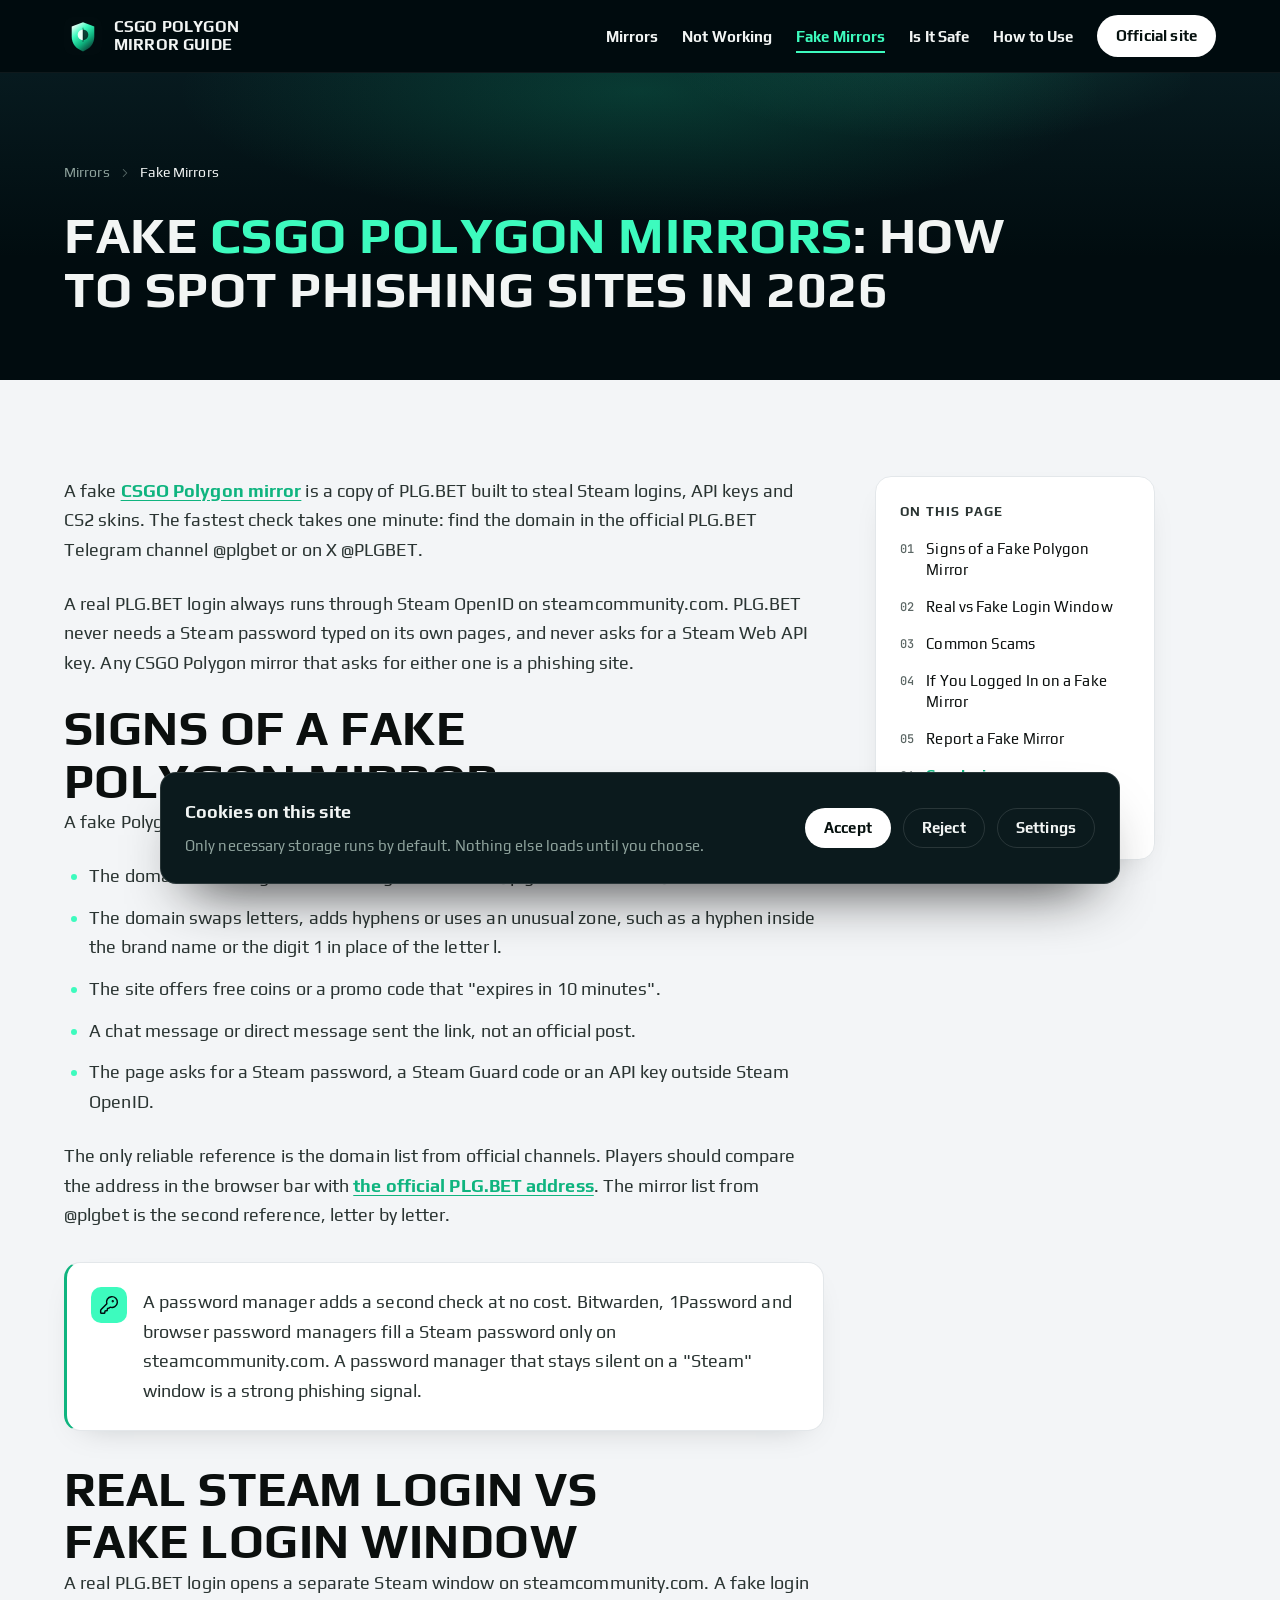
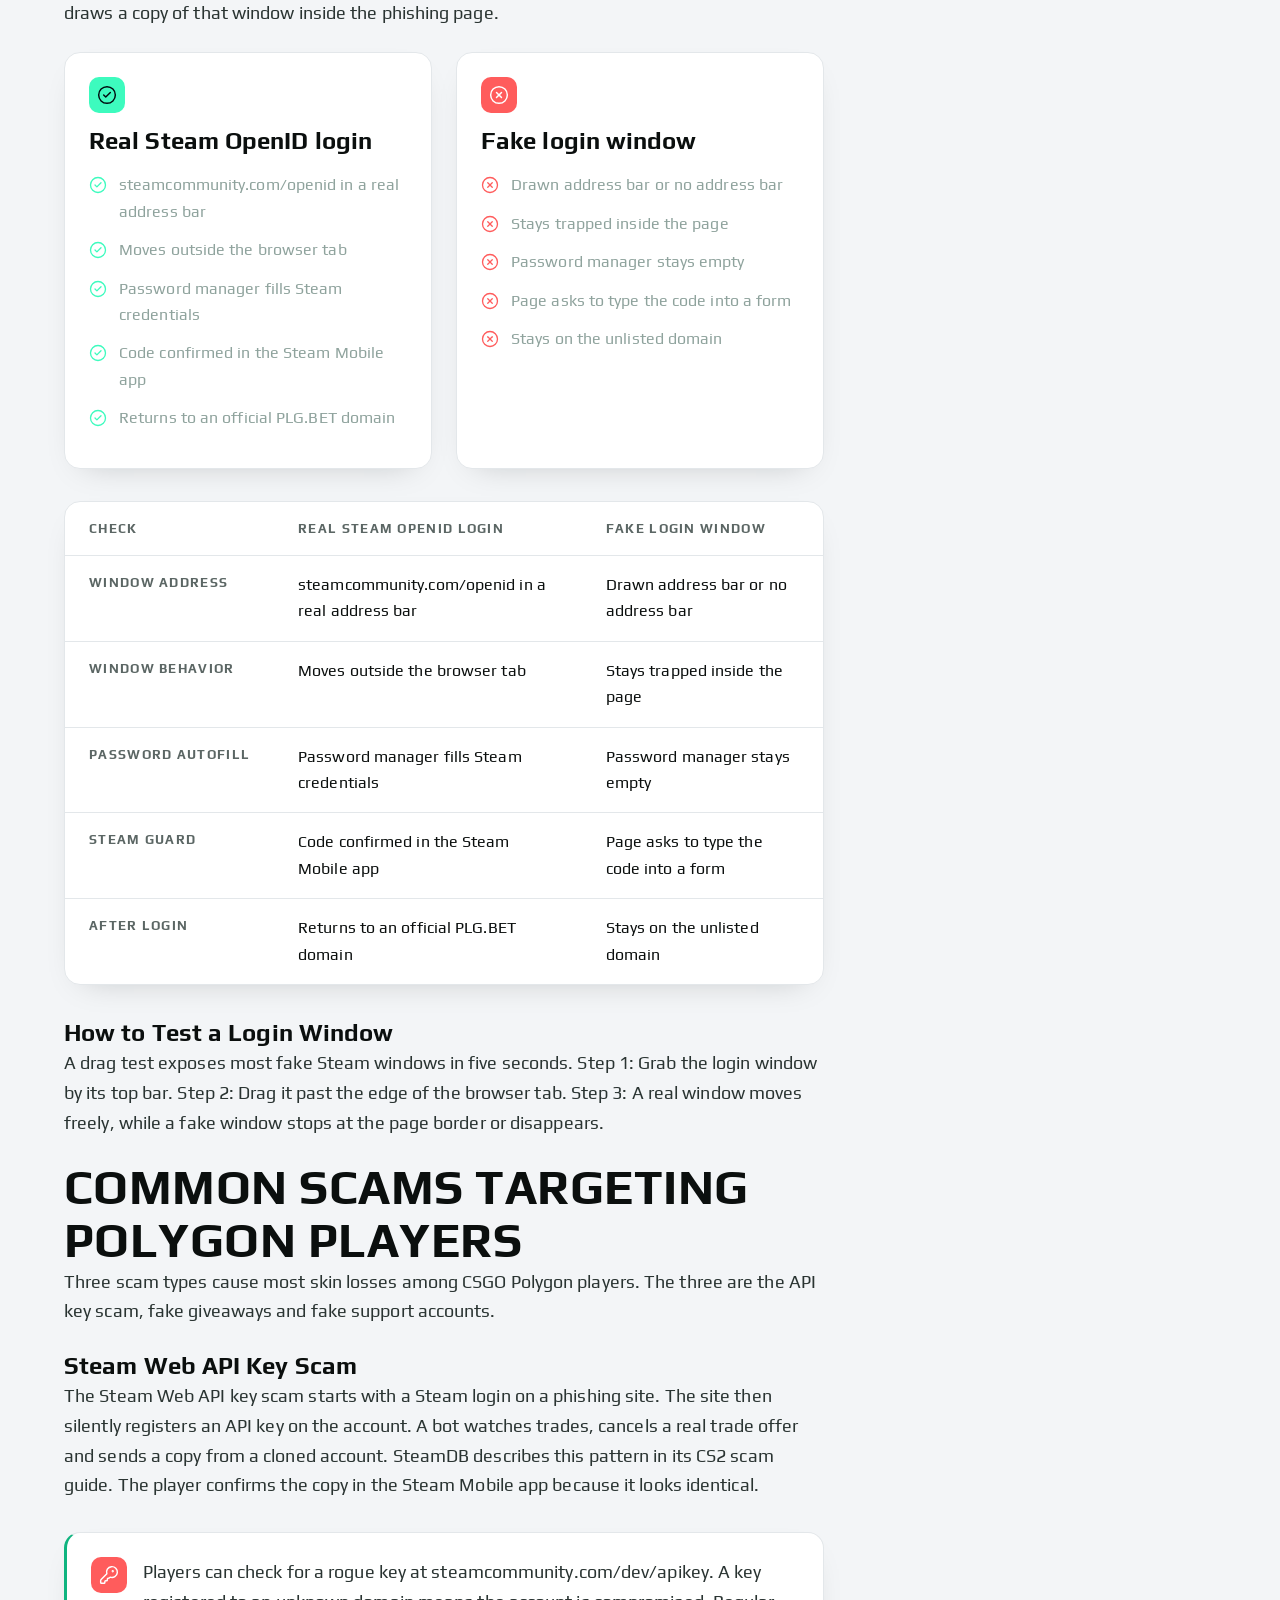
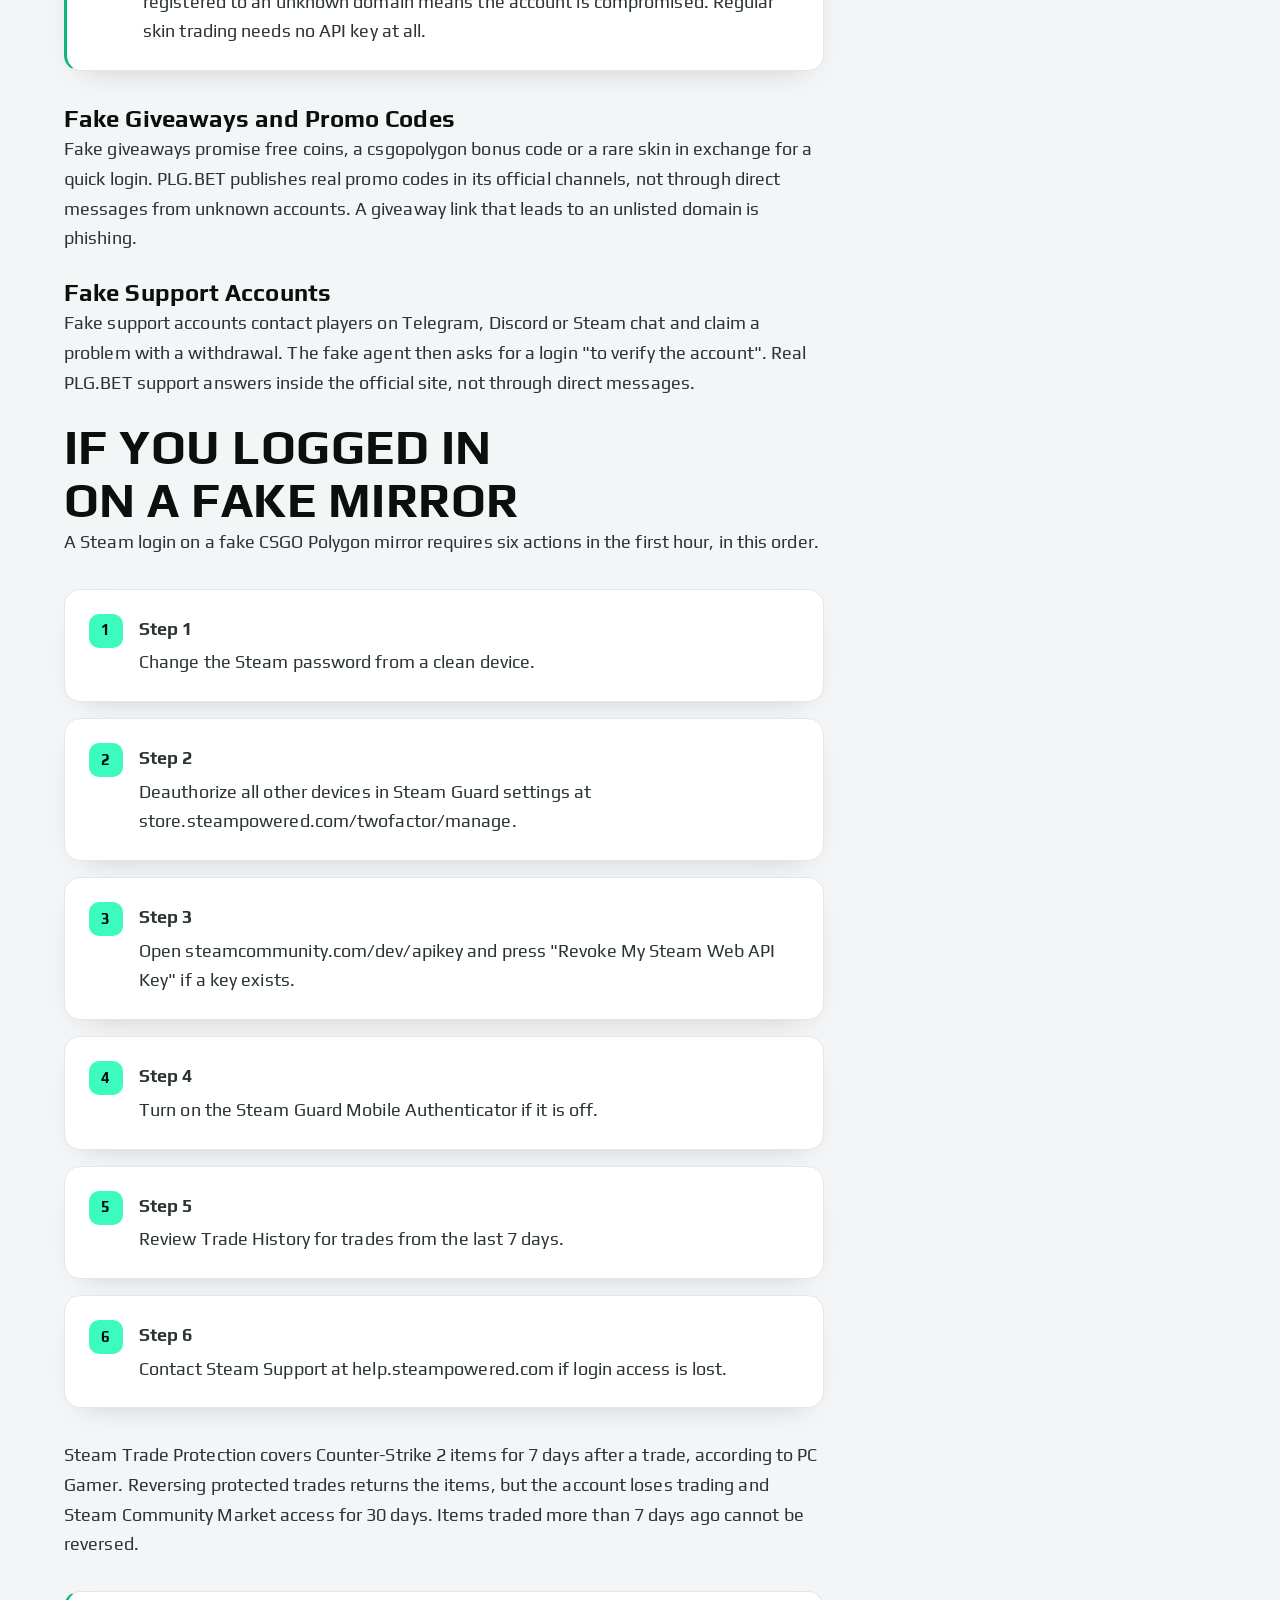
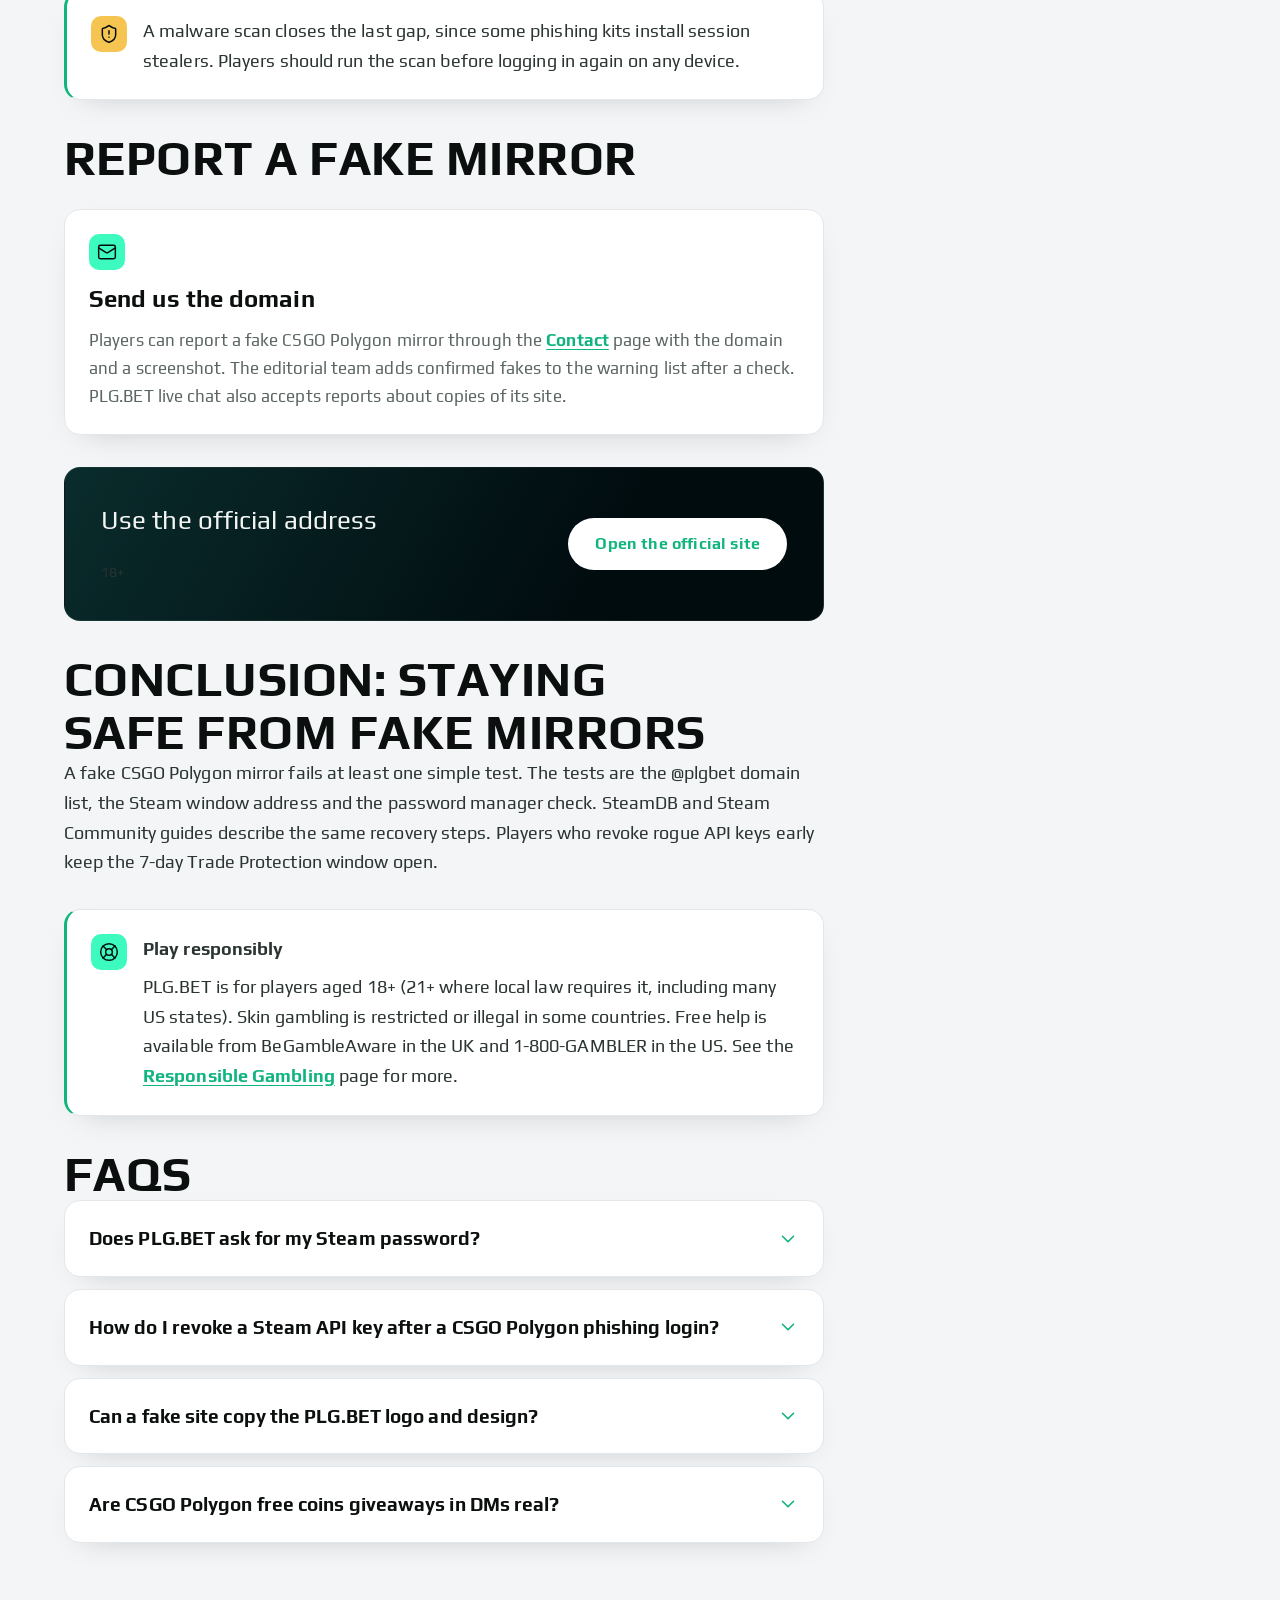
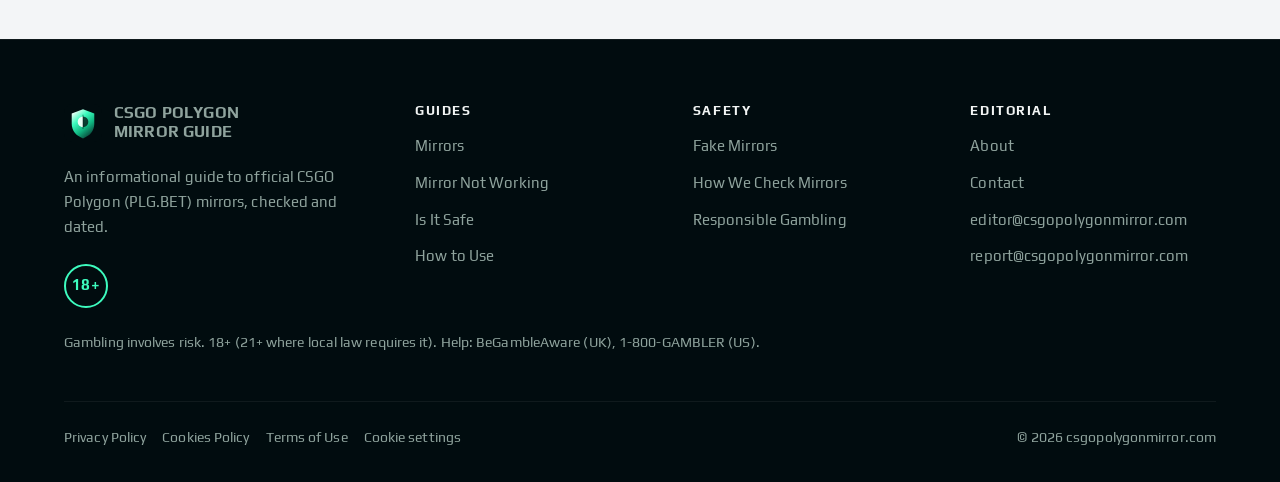
<file: fake-polygon-mirrors/index.html>
<!doctype html>
<html lang="en">
<head>
<meta charset="utf-8">
<meta name="viewport" content="width=device-width, initial-scale=1">
<title>Fake CSGO Polygon Mirrors: Spot Phishing, Protect Your Skins</title>
<meta name="description" content="A fake CSGO Polygon mirror copies PLG.BET to steal Steam logins and skins. Learn the warning signs, the API key scam and the recovery steps.">
<link rel="canonical" href="https://csgopolygonmirror.com/fake-polygon-mirrors/">
<link rel="alternate" type="text/markdown" href="index.md">
<meta name="robots" content="index, follow, max-image-preview:large">
<link rel="alternate" hreflang="en" href="https://csgopolygonmirror.com/fake-polygon-mirrors/">
<link rel="alternate" hreflang="x-default" href="https://csgopolygonmirror.com/fake-polygon-mirrors/">
<meta property="og:type" content="article">
<meta property="og:title" content="Fake CSGO Polygon Mirrors: Spot Phishing, Protect Your Skins">
<meta property="og:description" content="A fake CSGO Polygon mirror copies PLG.BET to steal Steam logins and skins. Learn the warning signs, the API key scam and the recovery steps.">
<meta property="og:url" content="https://csgopolygonmirror.com/fake-polygon-mirrors/">
<meta property="og:image" content="https://csgopolygonmirror.com/og-image.png">
<meta property="og:site_name" content="CSGO Polygon Mirror Guide">
<meta property="og:locale" content="en_US">
<meta name="twitter:card" content="summary_large_image">
<meta name="twitter:title" content="Fake CSGO Polygon Mirrors: Spot Phishing, Protect Your Skins">
<meta name="twitter:description" content="A fake CSGO Polygon mirror copies PLG.BET to steal Steam logins and skins. Learn the warning signs, the API key scam and the recovery steps.">
<meta name="twitter:image" content="https://csgopolygonmirror.com/og-image.png">
<meta name="theme-color" content="#010C0F">
<link rel="icon" href="../favicon.svg" type="image/svg+xml">
<link rel="icon" href="../favicon.ico" sizes="32x32">
<link rel="apple-touch-icon" href="../apple-touch-icon.png">
<link rel="manifest" href="../site.webmanifest">
<link rel="preload" href="../assets/fonts/play-latin-400-normal.woff2" as="font" type="font/woff2" crossorigin>
<link rel="stylesheet" href="../assets/css/main.css">
<script type="application/ld+json">
{
  "@context": "https://schema.org",
  "@graph": [
    {
      "@type": "Organization",
      "@id": "https://csgopolygonmirror.com/#organization",
      "name": "CSGO Polygon Mirror Guide",
      "url": "https://csgopolygonmirror.com/",
      "logo": "https://csgopolygonmirror.com/icon-512.png",
      "email": "editor@csgopolygonmirror.com",
      "foundingDate": "2026",
      "contactPoint": [
        { "@type": "ContactPoint", "contactType": "editorial", "email": "editor@csgopolygonmirror.com" },
        { "@type": "ContactPoint", "contactType": "fake mirror reports", "email": "report@csgopolygonmirror.com" }
      ]
    },
    {
      "@type": "WebSite",
      "@id": "https://csgopolygonmirror.com/#website",
      "name": "CSGO Polygon Mirror Guide",
      "url": "https://csgopolygonmirror.com/",
      "inLanguage": "en",
      "publisher": { "@id": "https://csgopolygonmirror.com/#organization" }
    },
    {
      "@type": "WebPage",
      "@id": "https://csgopolygonmirror.com/fake-polygon-mirrors/#webpage",
      "name": "Fake CSGO Polygon Mirrors: Spot Phishing, Protect Your Skins",
      "description": "A fake CSGO Polygon mirror copies PLG.BET to steal Steam logins and skins. Learn the warning signs, the API key scam and the recovery steps.",
      "url": "https://csgopolygonmirror.com/fake-polygon-mirrors/",
      "inLanguage": "en",
      "isPartOf": { "@id": "https://csgopolygonmirror.com/#website" },
      "datePublished": "2026-09-25",
      "dateModified": "2026-09-25",
      "primaryImageOfPage": "https://csgopolygonmirror.com/og-image.png",
      "breadcrumb": { "@id": "https://csgopolygonmirror.com/fake-polygon-mirrors/#breadcrumb" }
    },
    {
      "@type": "BreadcrumbList",
      "@id": "https://csgopolygonmirror.com/fake-polygon-mirrors/#breadcrumb",
      "itemListElement": [
        { "@type": "ListItem", "position": 1, "name": "Mirrors", "item": "https://csgopolygonmirror.com/" },
        { "@type": "ListItem", "position": 2, "name": "Fake Mirrors" }
      ]
    },
    {
      "@type": "Article",
      "@id": "https://csgopolygonmirror.com/fake-polygon-mirrors/#article",
      "headline": "Fake CSGO Polygon Mirrors: How to Spot Phishing Sites in 2026",
      "description": "Phishing warning signs, Steam Web API key scam, account recovery steps.",
      "mainEntityOfPage": { "@id": "https://csgopolygonmirror.com/fake-polygon-mirrors/#webpage" },
      "datePublished": "2026-09-25",
      "dateModified": "2026-09-25",
      "inLanguage": "en",
      "author": { "@type": "Person", "@id": "https://csgopolygonmirror.com/about/#alex-voss", "name": "Alex Voss" },
      "reviewedBy": { "@type": "Person", "@id": "https://csgopolygonmirror.com/about/#daniel-kerr", "name": "Daniel Kerr" },
      "publisher": { "@id": "https://csgopolygonmirror.com/#organization" }
    },
    {
      "@type": "HowTo",
      "@id": "https://csgopolygonmirror.com/fake-polygon-mirrors/#howto",
      "name": "If You Logged In on a Fake Mirror",
      "description": "A Steam login on a fake CSGO Polygon mirror requires six actions in the first hour, in this order.",
      "inLanguage": "en",
      "step": [
        { "@type": "HowToStep", "position": 1, "name": "Change the Steam password", "text": "Change the Steam password from a clean device." },
        { "@type": "HowToStep", "position": 2, "name": "Deauthorize other devices", "text": "Deauthorize all other devices in Steam Guard settings at store.steampowered.com/twofactor/manage." },
        { "@type": "HowToStep", "position": 3, "name": "Revoke the Steam Web API key", "text": "Open steamcommunity.com/dev/apikey and press Revoke My Steam Web API Key if a key exists." },
        { "@type": "HowToStep", "position": 4, "name": "Turn on the Mobile Authenticator", "text": "Turn on the Steam Guard Mobile Authenticator if it is off." },
        { "@type": "HowToStep", "position": 5, "name": "Review trade history", "text": "Review Trade History for trades from the last 7 days." },
        { "@type": "HowToStep", "position": 6, "name": "Contact Steam Support", "text": "Contact Steam Support at help.steampowered.com if login access is lost." }
      ]
    },
    {
      "@type": "FAQPage",
      "@id": "https://csgopolygonmirror.com/fake-polygon-mirrors/#faq",
      "mainEntity": [
        { "@type": "Question", "name": "Does PLG.BET ask for my Steam password?", "acceptedAnswer": { "@type": "Answer", "text": "PLG.BET does not ask for a Steam password on its own pages. The PLG.BET login sends players to Steam OpenID on steamcommunity.com, where Steam checks the password and the Steam Guard code." } },
        { "@type": "Question", "name": "How do I revoke a Steam API key after a CSGO Polygon phishing login?", "acceptedAnswer": { "@type": "Answer", "text": "Players revoke a Steam API key at steamcommunity.com/dev/apikey with the \"Revoke My Steam Web API Key\" button. A password change and a device deauthorization should follow within the same hour." } },
        { "@type": "Question", "name": "Can a fake site copy the PLG.BET logo and design?", "acceptedAnswer": { "@type": "Answer", "text": "A fake site can copy the PLG.BET logo, colors and layout in minutes. The domain is the only element a phishing copy cannot fake, so players should match it against the @plgbet list." } },
        { "@type": "Question", "name": "Are CSGO Polygon free coins giveaways in DMs real?", "acceptedAnswer": { "@type": "Answer", "text": "CSGO Polygon free coins giveaways sent in direct messages are almost always phishing. PLG.BET announces real promotions in the Telegram channel @plgbet and on X @PLGBET." } }
      ]
    }
  ]
}
</script>
</head>
<body>
<a class="skip-link" href="#main">Skip to content</a>

<header class="site-header">
  <div class="container site-header__inner">
    <a class="brand" href="../">
      <img class="brand__mark" src="../favicon.svg" alt="" width="38" height="38">
      <span class="brand__name">CSGO Polygon Mirror Guide</span>
    </a>
    <button class="nav-toggle" type="button" aria-expanded="false" aria-controls="site-nav" aria-label="Open menu">
      <svg class="icon icon--open" aria-hidden="true"><use href="../assets/icons/sprite.svg#menu"></use></svg>
      <svg class="icon icon--close" aria-hidden="true"><use href="../assets/icons/sprite.svg#x"></use></svg>
    </button>
    <nav class="nav" id="site-nav" aria-label="Main">
      <ul class="nav__list">
        <li><a class="nav__link" href="../">Mirrors</a></li>
        <li><a class="nav__link" href="../mirror-not-working/">Not Working</a></li>
        <li><a class="nav__link" href="./" aria-current="page">Fake Mirrors</a></li>
        <li><a class="nav__link" href="../is-polygon-mirror-safe/">Is It Safe</a></li>
        <li><a class="nav__link" href="../using-polygon-mirror/">How to Use</a></li>
      </ul>
      <a class="btn btn--primary btn--sm header__cta" href="https://plg.bet/" target="_blank" rel="noopener">Official site</a>
    </nav>
    <a class="btn btn--primary btn--sm header__cta" href="https://plg.bet/" target="_blank" rel="noopener">Official site</a>
  </div>
</header>

<main id="main">

  <section class="hero section--tight">
    <div class="streaks" aria-hidden="true"></div>
    <div class="container">
      <nav class="breadcrumbs" aria-label="Breadcrumb">
        <ol>
          <li><a href="../">Mirrors</a></li>
          <li><svg class="icon" aria-hidden="true"><use href="../assets/icons/sprite.svg#chevron-right"></use></svg><span aria-current="page">Fake Mirrors</span></li>
        </ol>
      </nav>

      <h1 class="hero__title">Fake <span class="mint">CSGO Polygon Mirrors</span>: How to Spot Phishing Sites in 2026</h1>
    </div>
  </section>

  <section class="section section--light">
    <div class="container">
      <div class="layout-toc">
        <div class="prose">
          <p>A fake <a href="../">CSGO Polygon mirror</a> is a copy of PLG.BET built to steal Steam logins, API keys and CS2 skins. The fastest check takes one minute: find the domain in the official PLG.BET Telegram channel @plgbet or on X @PLGBET.</p>

          <p>A real PLG.BET login always runs through Steam OpenID on steamcommunity.com. PLG.BET never needs a Steam password typed on its own pages, and never asks for a Steam Web API key. Any CSGO Polygon mirror that asks for either one is a phishing site.</p>

          <h2 id="signs">Signs of a Fake Polygon Mirror</h2>
          <p>A fake Polygon mirror shows at least one of five warning signs before it asks for a Steam login.</p>
          <ul>
            <li>The domain is missing from the Telegram channel @plgbet and from X @PLGBET.</li>
            <li>The domain swaps letters, adds hyphens or uses an unusual zone, such as a hyphen inside the brand name or the digit 1 in place of the letter l.</li>
            <li>The site offers free coins or a promo code that "expires in 10 minutes".</li>
            <li>A chat message or direct message sent the link, not an official post.</li>
            <li>The page asks for a Steam password, a Steam Guard code or an API key outside Steam OpenID.</li>
          </ul>

          <p>The only reliable reference is the domain list from official channels. Players should compare the address in the browser bar with <a href="https://plg.bet/" target="_blank" rel="noopener">the official PLG.BET address</a>. The mirror list from @plgbet is the second reference, letter by letter.</p>

          <div class="callout">
            <span class="tile"><svg class="icon" aria-hidden="true"><use href="../assets/icons/sprite.svg#key-round"></use></svg></span>
            <div>
              <p>A password manager adds a second check at no cost. Bitwarden, 1Password and browser password managers fill a Steam password only on steamcommunity.com. A password manager that stays silent on a "Steam" window is a strong phishing signal.</p>
            </div>
          </div>

          <h2 id="real-vs-fake">Real Steam Login vs Fake Login Window</h2>
          <p>A real PLG.BET login opens a separate Steam window on steamcommunity.com. A fake login draws a copy of that window inside the phishing page.</p>

          <div class="grid grid--2">
            <div class="card card--light">
              <span class="tile"><svg class="icon" aria-hidden="true"><use href="../assets/icons/sprite.svg#circle-check"></use></svg></span>
              <h3 class="card__title">Real Steam OpenID login</h3>
              <ul class="compare__list" style="margin-top:var(--s-4)">
                <li><svg class="icon ok" aria-hidden="true"><use href="../assets/icons/sprite.svg#circle-check"></use></svg> steamcommunity.com/openid in a real address bar</li>
                <li><svg class="icon ok" aria-hidden="true"><use href="../assets/icons/sprite.svg#circle-check"></use></svg> Moves outside the browser tab</li>
                <li><svg class="icon ok" aria-hidden="true"><use href="../assets/icons/sprite.svg#circle-check"></use></svg> Password manager fills Steam credentials</li>
                <li><svg class="icon ok" aria-hidden="true"><use href="../assets/icons/sprite.svg#circle-check"></use></svg> Code confirmed in the Steam Mobile app</li>
                <li><svg class="icon ok" aria-hidden="true"><use href="../assets/icons/sprite.svg#circle-check"></use></svg> Returns to an official PLG.BET domain</li>
              </ul>
            </div>
            <div class="card card--light">
              <span class="tile tile--danger"><svg class="icon" aria-hidden="true"><use href="../assets/icons/sprite.svg#circle-x"></use></svg></span>
              <h3 class="card__title">Fake login window</h3>
              <ul class="compare__list" style="margin-top:var(--s-4)">
                <li><svg class="icon no" aria-hidden="true"><use href="../assets/icons/sprite.svg#circle-x"></use></svg> Drawn address bar or no address bar</li>
                <li><svg class="icon no" aria-hidden="true"><use href="../assets/icons/sprite.svg#circle-x"></use></svg> Stays trapped inside the page</li>
                <li><svg class="icon no" aria-hidden="true"><use href="../assets/icons/sprite.svg#circle-x"></use></svg> Password manager stays empty</li>
                <li><svg class="icon no" aria-hidden="true"><use href="../assets/icons/sprite.svg#circle-x"></use></svg> Page asks to type the code into a form</li>
                <li><svg class="icon no" aria-hidden="true"><use href="../assets/icons/sprite.svg#circle-x"></use></svg> Stays on the unlisted domain</li>
              </ul>
            </div>
          </div>

          <div class="table-wrap">
            <table>
              <caption class="visually-hidden">Real Steam OpenID login compared with a fake login window</caption>
              <thead><tr><th scope="col">Check</th><th scope="col">Real Steam OpenID login</th><th scope="col">Fake login window</th></tr></thead>
              <tbody>
                <tr><th scope="row">Window address</th><td>steamcommunity.com/openid in a real address bar</td><td>Drawn address bar or no address bar</td></tr>
                <tr><th scope="row">Window behavior</th><td>Moves outside the browser tab</td><td>Stays trapped inside the page</td></tr>
                <tr><th scope="row">Password autofill</th><td>Password manager fills Steam credentials</td><td>Password manager stays empty</td></tr>
                <tr><th scope="row">Steam Guard</th><td>Code confirmed in the Steam Mobile app</td><td>Page asks to type the code into a form</td></tr>
                <tr><th scope="row">After login</th><td>Returns to an official PLG.BET domain</td><td>Stays on the unlisted domain</td></tr>
              </tbody>
            </table>
          </div>

          <h3>How to Test a Login Window</h3>
          <p>A drag test exposes most fake Steam windows in five seconds. Step 1: Grab the login window by its top bar. Step 2: Drag it past the edge of the browser tab. Step 3: A real window moves freely, while a fake window stops at the page border or disappears.</p>

          <h2 id="scams">Common Scams Targeting Polygon Players</h2>
          <p>Three scam types cause most skin losses among CSGO Polygon players. The three are the API key scam, fake giveaways and fake support accounts.</p>

          <h3>Steam Web API Key Scam</h3>
          <p>The Steam Web API key scam starts with a Steam login on a phishing site. The site then silently registers an API key on the account. A bot watches trades, cancels a real trade offer and sends a copy from a cloned account. SteamDB describes this pattern in its CS2 scam guide. The player confirms the copy in the Steam Mobile app because it looks identical.</p>

          <div class="callout callout--danger">
            <span class="tile tile--danger"><svg class="icon" aria-hidden="true"><use href="../assets/icons/sprite.svg#key-round"></use></svg></span>
            <div>
              <p>Players can check for a rogue key at steamcommunity.com/dev/apikey. A key registered to an unknown domain means the account is compromised. Regular skin trading needs no API key at all.</p>
            </div>
          </div>

          <h3>Fake Giveaways and Promo Codes</h3>
          <p>Fake giveaways promise free coins, a csgopolygon bonus code or a rare skin in exchange for a quick login. PLG.BET publishes real promo codes in its official channels, not through direct messages from unknown accounts. A giveaway link that leads to an unlisted domain is phishing.</p>

          <h3>Fake Support Accounts</h3>
          <p>Fake support accounts contact players on Telegram, Discord or Steam chat and claim a problem with a withdrawal. The fake agent then asks for a login "to verify the account". Real PLG.BET support answers inside the official site, not through direct messages.</p>

          <h2 id="recovery">If You Logged In on a Fake Mirror</h2>
          <p>A Steam login on a fake CSGO Polygon mirror requires six actions in the first hour, in this order.</p>

          <ol class="stepper">
            <li><span class="step-num">1</span><div class="step-body"><p><span class="step-title">Step 1</span>Change the Steam password from a clean device.</p></div></li>
            <li><span class="step-num">2</span><div class="step-body"><p><span class="step-title">Step 2</span>Deauthorize all other devices in Steam Guard settings at store.steampowered.com/twofactor/manage.</p></div></li>
            <li><span class="step-num">3</span><div class="step-body"><p><span class="step-title">Step 3</span>Open steamcommunity.com/dev/apikey and press "Revoke My Steam Web API Key" if a key exists.</p></div></li>
            <li><span class="step-num">4</span><div class="step-body"><p><span class="step-title">Step 4</span>Turn on the Steam Guard Mobile Authenticator if it is off.</p></div></li>
            <li><span class="step-num">5</span><div class="step-body"><p><span class="step-title">Step 5</span>Review Trade History for trades from the last 7 days.</p></div></li>
            <li><span class="step-num">6</span><div class="step-body"><p><span class="step-title">Step 6</span>Contact Steam Support at help.steampowered.com if login access is lost.</p></div></li>
          </ol>

          <p>Steam Trade Protection covers Counter-Strike 2 items for 7 days after a trade, according to PC Gamer. Reversing protected trades returns the items, but the account loses trading and Steam Community Market access for 30 days. Items traded more than 7 days ago cannot be reversed.</p>

          <div class="callout callout--warn">
            <span class="tile tile--warn"><svg class="icon" aria-hidden="true"><use href="../assets/icons/sprite.svg#shield-alert"></use></svg></span>
            <div>
              <p>A malware scan closes the last gap, since some phishing kits install session stealers. Players should run the scan before logging in again on any device.</p>
            </div>
          </div>

          <h2 id="report">Report a Fake Mirror</h2>
          <div class="card card--light" style="margin-block:var(--s-5)">
            <span class="tile"><svg class="icon" aria-hidden="true"><use href="../assets/icons/sprite.svg#mail"></use></svg></span>
            <h3 class="card__title">Send us the domain</h3>
            <p class="card__text">Players can report a fake CSGO Polygon mirror through the <a href="../contact/#report">Contact</a> page with the domain and a screenshot. The editorial team adds confirmed fakes to the warning list after a check. PLG.BET live chat also accepts reports about copies of its site.</p>
          </div>

          <div class="cta">
            <div class="cta__body">
              <p class="cta__title">Use the official address</p>
              <p class="cta__note">18+</p>
            </div>
            <a class="btn btn--primary" href="https://plg.bet/" target="_blank" rel="noopener">Open the official site</a>
          </div>

          <h2 id="conclusion">Conclusion: Staying Safe from Fake Mirrors</h2>
          <p>A fake CSGO Polygon mirror fails at least one simple test. The tests are the @plgbet domain list, the Steam window address and the password manager check. SteamDB and Steam Community guides describe the same recovery steps. Players who revoke rogue API keys early keep the 7-day Trade Protection window open.</p>

          <div class="callout">
            <span class="tile"><svg class="icon" aria-hidden="true"><use href="../assets/icons/sprite.svg#life-buoy"></use></svg></span>
            <div>
              <p class="callout__title">Play responsibly</p>
              <p>PLG.BET is for players aged 18+ (21+ where local law requires it, including many US states). Skin gambling is restricted or illegal in some countries. Free help is available from BeGambleAware in the UK and 1-800-GAMBLER in the US. See the <a href="../responsible-gambling/">Responsible Gambling</a> page for more.</p>
            </div>
          </div>


          <h2 id="faqs">FAQs</h2>
          <div class="faq">
            <details>
              <summary><h3>Does PLG.BET ask for my Steam password?</h3><svg class="icon" aria-hidden="true"><use href="../assets/icons/sprite.svg#chevron-down"></use></svg></summary>
              <div class="faq__answer"><p>PLG.BET does not ask for a Steam password on its own pages. The PLG.BET login sends players to Steam OpenID on steamcommunity.com, where Steam checks the password and the Steam Guard code.</p></div>
            </details>
            <details>
              <summary><h3>How do I revoke a Steam API key after a CSGO Polygon phishing login?</h3><svg class="icon" aria-hidden="true"><use href="../assets/icons/sprite.svg#chevron-down"></use></svg></summary>
              <div class="faq__answer"><p>Players revoke a Steam API key at steamcommunity.com/dev/apikey with the "Revoke My Steam Web API Key" button. A password change and a device deauthorization should follow within the same hour.</p></div>
            </details>
            <details>
              <summary><h3>Can a fake site copy the PLG.BET logo and design?</h3><svg class="icon" aria-hidden="true"><use href="../assets/icons/sprite.svg#chevron-down"></use></svg></summary>
              <div class="faq__answer"><p>A fake site can copy the PLG.BET logo, colors and layout in minutes. The domain is the only element a phishing copy cannot fake, so players should match it against the @plgbet list.</p></div>
            </details>
            <details>
              <summary><h3>Are CSGO Polygon free coins giveaways in DMs real?</h3><svg class="icon" aria-hidden="true"><use href="../assets/icons/sprite.svg#chevron-down"></use></svg></summary>
              <div class="faq__answer"><p>CSGO Polygon free coins giveaways sent in direct messages are almost always phishing. PLG.BET announces real promotions in the Telegram channel @plgbet and on X @PLGBET.</p></div>
            </details>
          </div>
        </div>

        <aside class="toc" id="toc" aria-label="On this page">
          <p class="toc__title">On this page</p>
          <ol>
            <li><a href="#signs">Signs of a Fake Polygon Mirror</a></li>
            <li><a href="#real-vs-fake">Real vs Fake Login Window</a></li>
            <li><a href="#scams">Common Scams</a></li>
            <li><a href="#recovery">If You Logged In on a Fake Mirror</a></li>
            <li><a href="#report">Report a Fake Mirror</a></li>
            <li><a href="#conclusion">Conclusion</a></li>
            <li><a href="#faqs">FAQs</a></li>
          </ol>
        </aside>
      </div>
    </div>
  </section>
</main>

<footer class="site-footer">
  <div class="container">
    <div class="footer__grid">
      <div class="footer__col footer__brand">
        <a class="brand" href="../">
          <img class="brand__mark" src="../favicon.svg" alt="" width="38" height="38">
          <span class="brand__name">CSGO Polygon Mirror Guide</span>
        </a>
        <p>An informational guide to official CSGO Polygon (PLG.BET) mirrors, checked and dated.</p>
        <span class="age-badge">18+</span>
      </div>
      <div class="footer__col">
        <h2>Guides</h2>
        <ul>
          <li><a href="../">Mirrors</a></li>
          <li><a href="../mirror-not-working/">Mirror Not Working</a></li>
          <li><a href="../is-polygon-mirror-safe/">Is It Safe</a></li>
          <li><a href="../using-polygon-mirror/">How to Use</a></li>
        </ul>
      </div>
      <div class="footer__col">
        <h2>Safety</h2>
        <ul>
          <li><a href="./">Fake Mirrors</a></li>
          <li><a href="../how-we-check-mirrors/">How We Check Mirrors</a></li>
          <li><a href="../responsible-gambling/">Responsible Gambling</a></li>
        </ul>
      </div>
      <div class="footer__col">
        <h2>Editorial</h2>
        <ul>
          <li><a href="../about/">About</a></li>
          <li><a href="../contact/">Contact</a></li>
          <li><a class="mail-link" href="mailto:editor@csgopolygonmirror.com">editor@csgopolygonmirror.com</a></li>
          <li><a class="mail-link" href="mailto:report@csgopolygonmirror.com">report@csgopolygonmirror.com</a></li>
        </ul>
      </div>
    </div>
    <p class="rg-line">Gambling involves risk. 18+ (21+ where local law requires it). Help: BeGambleAware (UK), 1-800-GAMBLER (US).</p>
    <div class="footer__bottom">
      <ul class="footer__legal">
        <li><a href="../legal/#privacy-policy">Privacy Policy</a></li>
        <li><a href="../legal/#cookies-policy">Cookies Policy</a></li>
        <li><a href="../legal/#terms-of-use">Terms of Use</a></li>
        <li><a href="#" data-cookie-open>Cookie settings</a></li>
      </ul>
      <p style="margin:0">&copy; 2026 csgopolygonmirror.com</p>
    </div>
  </div>
</footer>

<div class="sticky-cta">
  <span class="sticky-cta__age">18+</span>
  <a class="btn btn--primary btn--sm" href="https://plg.bet/" target="_blank" rel="noopener">Open the official site</a>
</div>

<div class="cookie" id="cookie-banner" role="dialog" aria-live="polite" aria-label="Cookie preferences">
  <div class="cookie__body">
    <p class="cookie__title">Cookies on this site</p>
    <p class="cookie__text">Only necessary storage runs by default. Nothing else loads until you choose.</p>
  </div>
  <div class="cookie__actions">
    <button class="btn btn--primary btn--sm" type="button" data-cookie="accept">Accept</button>
    <button class="btn btn--ghost btn--sm" type="button" data-cookie="reject">Reject</button>
    <button class="btn btn--ghost btn--sm" type="button" data-cookie="settings" aria-expanded="false" aria-controls="cookie-settings">Settings</button>
  </div>
  <div class="cookie__settings" id="cookie-settings">
    <div class="switch-row">
      <input type="checkbox" id="cookie-necessary" checked disabled>
      <label for="cookie-necessary">Necessary: required for the mirror list, copy buttons and your cookie choice. Always on.</label>
    </div>
    <div class="switch-row">
      <input type="checkbox" id="cookie-analytics">
      <label for="cookie-analytics">Analytics: not used on this site today. Turning this on only stores your preference.</label>
    </div>
    <button class="btn btn--primary btn--sm" type="button" data-cookie="save">Save choices</button>
  </div>
</div>

<script src="../assets/js/ui.js" defer></script>
</body>
</html>
</file>
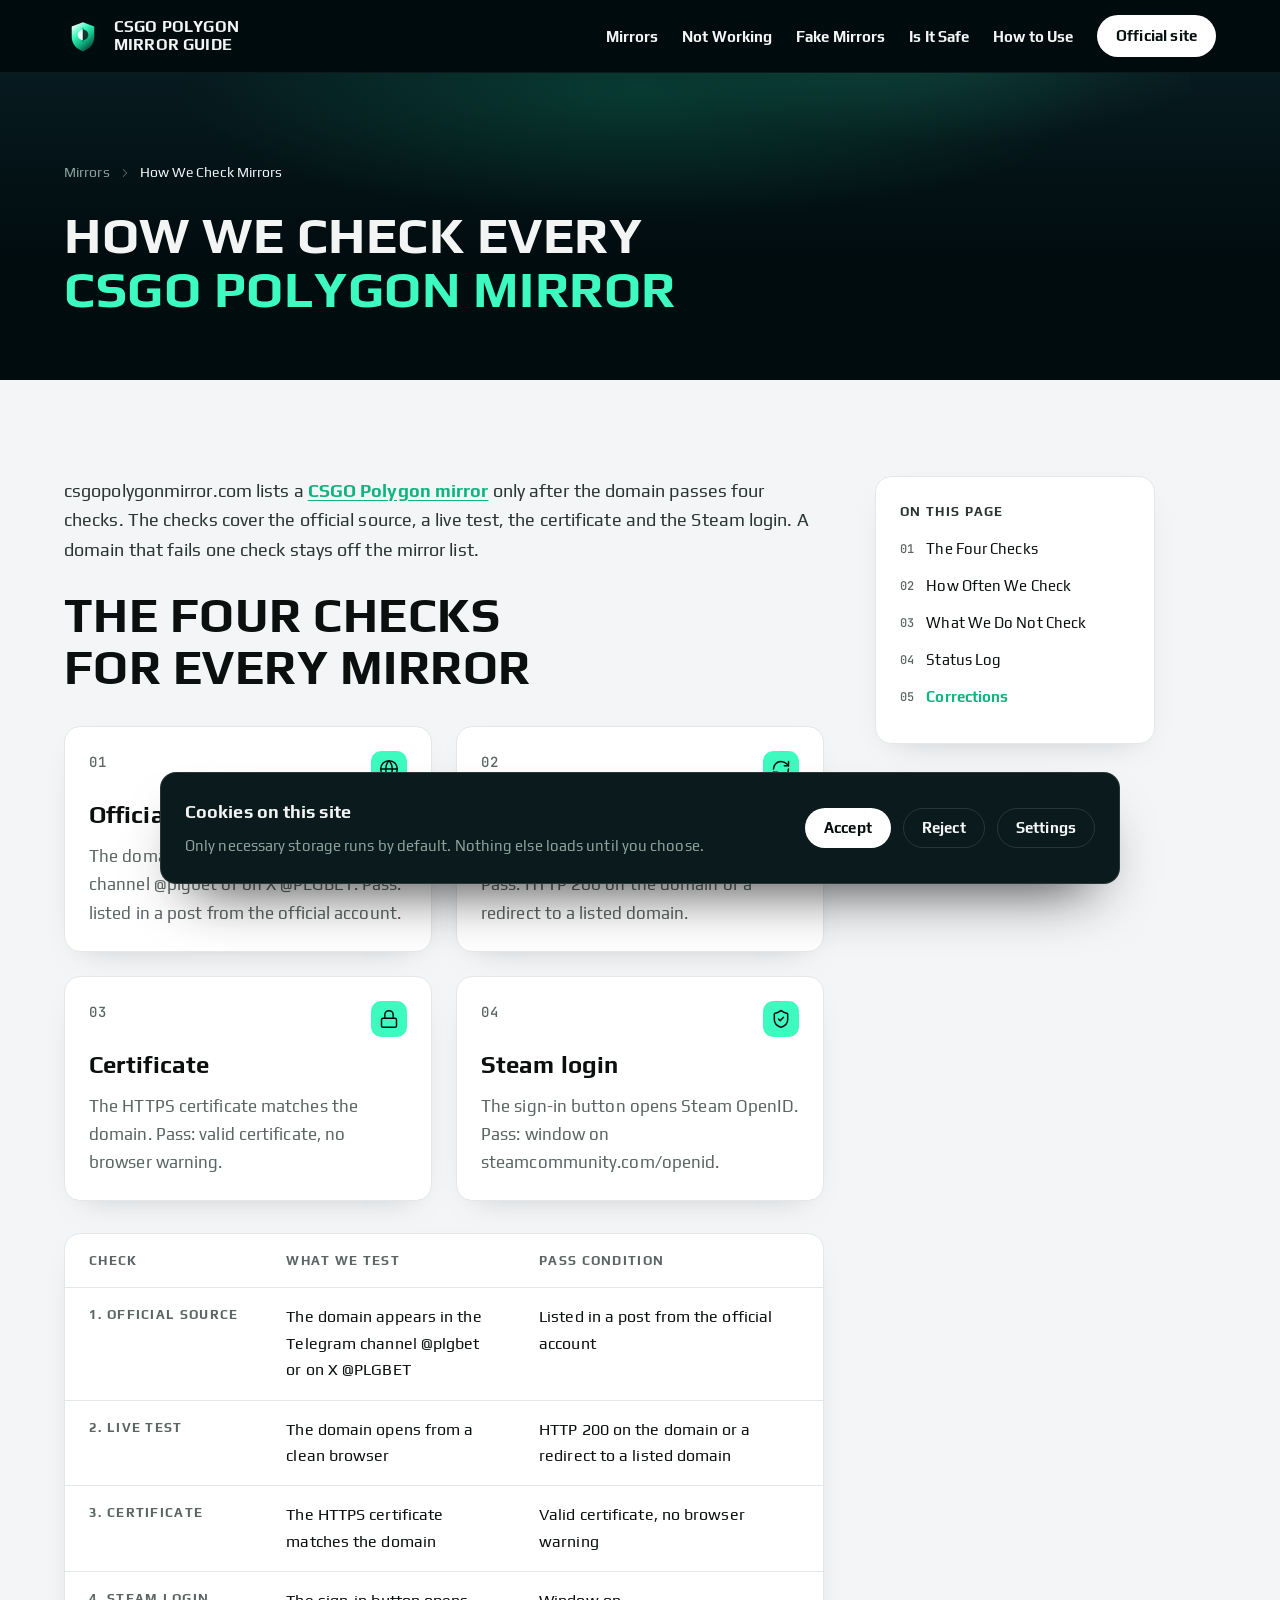
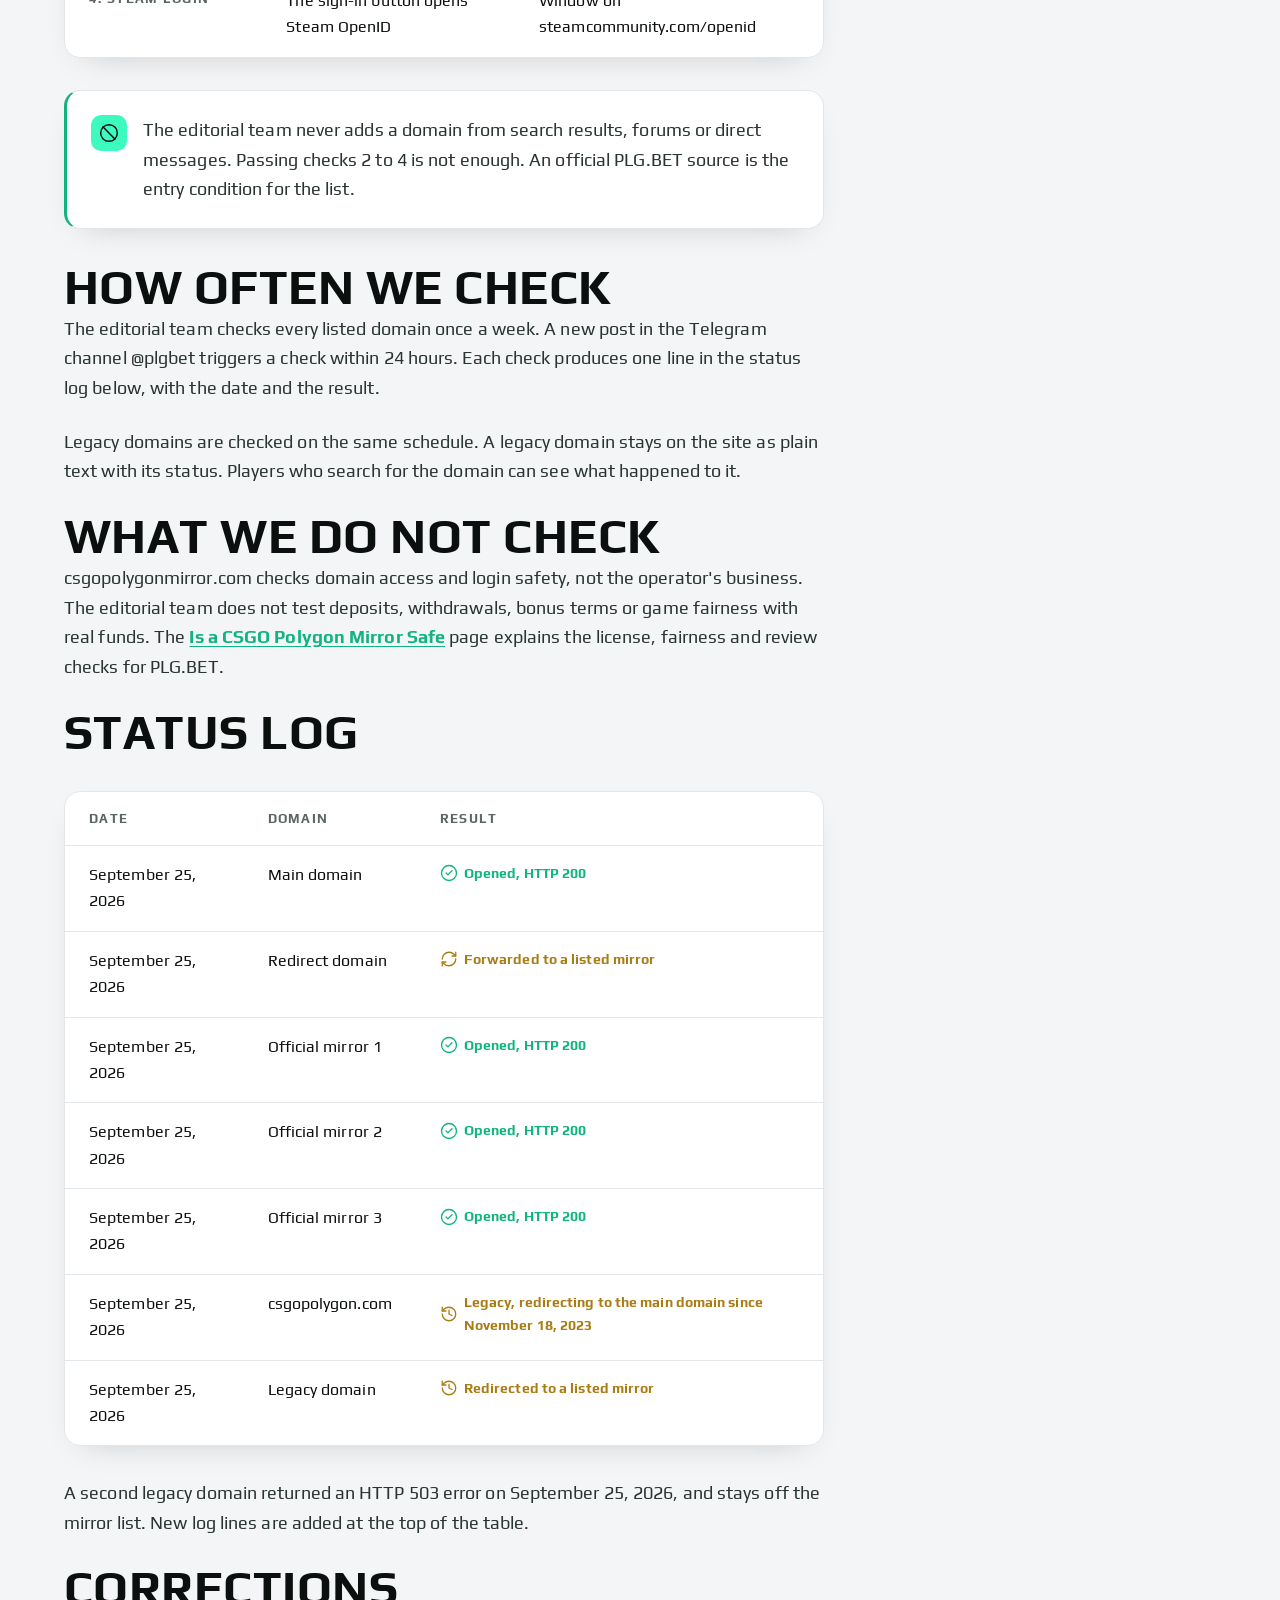
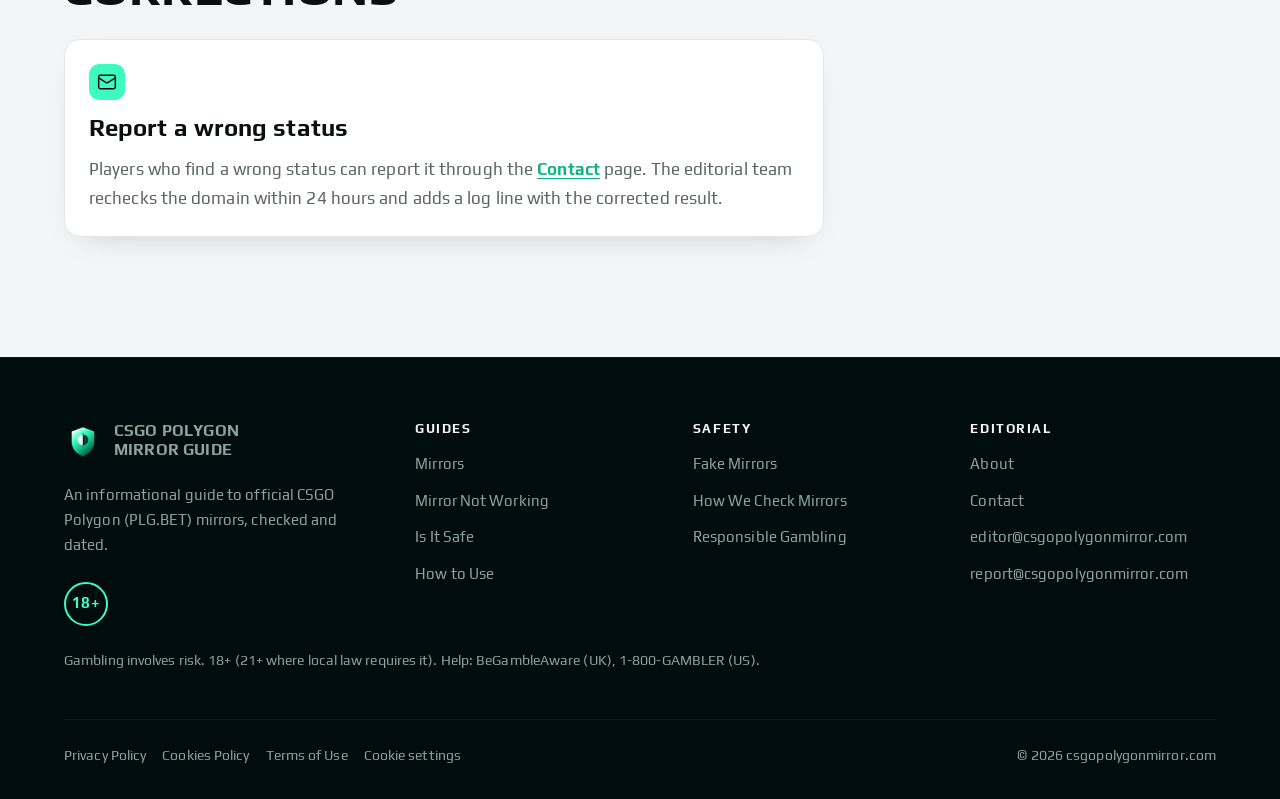
<file: how-we-check-mirrors/index.html>
<!doctype html>
<html lang="en">
<head>
<meta charset="utf-8">
<meta name="viewport" content="width=device-width, initial-scale=1">
<title>CSGO Polygon Mirror Checks: Criteria and Status Log 2026</title>
<meta name="description" content="csgopolygonmirror.com checks every CSGO Polygon mirror against official PLG.BET channels and a live test. See the criteria and the status log.">
<link rel="canonical" href="https://csgopolygonmirror.com/how-we-check-mirrors/">
<link rel="alternate" type="text/markdown" href="index.md">
<meta name="robots" content="index, follow, max-image-preview:large">
<link rel="alternate" hreflang="en" href="https://csgopolygonmirror.com/how-we-check-mirrors/">
<link rel="alternate" hreflang="x-default" href="https://csgopolygonmirror.com/how-we-check-mirrors/">
<meta property="og:type" content="article">
<meta property="og:title" content="CSGO Polygon Mirror Checks: Criteria and Status Log 2026">
<meta property="og:description" content="csgopolygonmirror.com checks every CSGO Polygon mirror against official PLG.BET channels and a live test. See the criteria and the status log.">
<meta property="og:url" content="https://csgopolygonmirror.com/how-we-check-mirrors/">
<meta property="og:image" content="https://csgopolygonmirror.com/og-image.png">
<meta property="og:site_name" content="CSGO Polygon Mirror Guide">
<meta property="og:locale" content="en_US">
<meta name="twitter:card" content="summary_large_image">
<meta name="twitter:title" content="CSGO Polygon Mirror Checks: Criteria and Status Log 2026">
<meta name="twitter:description" content="csgopolygonmirror.com checks every CSGO Polygon mirror against official PLG.BET channels and a live test. See the criteria and the status log.">
<meta name="twitter:image" content="https://csgopolygonmirror.com/og-image.png">
<meta name="theme-color" content="#010C0F">
<link rel="icon" href="../favicon.svg" type="image/svg+xml">
<link rel="icon" href="../favicon.ico" sizes="32x32">
<link rel="apple-touch-icon" href="../apple-touch-icon.png">
<link rel="manifest" href="../site.webmanifest">
<link rel="preload" href="../assets/fonts/play-latin-400-normal.woff2" as="font" type="font/woff2" crossorigin>
<link rel="stylesheet" href="../assets/css/main.css">
<script type="application/ld+json">
{
  "@context": "https://schema.org",
  "@graph": [
    {
      "@type": "Organization",
      "@id": "https://csgopolygonmirror.com/#organization",
      "name": "CSGO Polygon Mirror Guide",
      "url": "https://csgopolygonmirror.com/",
      "logo": "https://csgopolygonmirror.com/icon-512.png",
      "email": "editor@csgopolygonmirror.com",
      "foundingDate": "2026",
      "contactPoint": [
        { "@type": "ContactPoint", "contactType": "editorial", "email": "editor@csgopolygonmirror.com" },
        { "@type": "ContactPoint", "contactType": "fake mirror reports", "email": "report@csgopolygonmirror.com" }
      ]
    },
    {
      "@type": "WebSite",
      "@id": "https://csgopolygonmirror.com/#website",
      "name": "CSGO Polygon Mirror Guide",
      "url": "https://csgopolygonmirror.com/",
      "inLanguage": "en",
      "publisher": { "@id": "https://csgopolygonmirror.com/#organization" }
    },
    {
      "@type": "WebPage",
      "@id": "https://csgopolygonmirror.com/how-we-check-mirrors/#webpage",
      "name": "CSGO Polygon Mirror Checks: Criteria and Status Log 2026",
      "description": "csgopolygonmirror.com checks every CSGO Polygon mirror against official PLG.BET channels and a live test. See the criteria and the status log.",
      "url": "https://csgopolygonmirror.com/how-we-check-mirrors/",
      "inLanguage": "en",
      "isPartOf": { "@id": "https://csgopolygonmirror.com/#website" },
      "datePublished": "2026-09-25",
      "dateModified": "2026-09-25",
      "primaryImageOfPage": "https://csgopolygonmirror.com/og-image.png",
      "breadcrumb": { "@id": "https://csgopolygonmirror.com/how-we-check-mirrors/#breadcrumb" }
    },
    {
      "@type": "BreadcrumbList",
      "@id": "https://csgopolygonmirror.com/how-we-check-mirrors/#breadcrumb",
      "itemListElement": [
        { "@type": "ListItem", "position": 1, "name": "Mirrors", "item": "https://csgopolygonmirror.com/" },
        { "@type": "ListItem", "position": 2, "name": "How We Check Mirrors" }
      ]
    },
    {
      "@type": "Article",
      "@id": "https://csgopolygonmirror.com/how-we-check-mirrors/#article",
      "headline": "How We Check Every CSGO Polygon Mirror",
      "description": "Four verification checks and the status log.",
      "mainEntityOfPage": { "@id": "https://csgopolygonmirror.com/how-we-check-mirrors/#webpage" },
      "datePublished": "2026-09-25",
      "dateModified": "2026-09-25",
      "inLanguage": "en",
      "author": { "@type": "Person", "@id": "https://csgopolygonmirror.com/about/#alex-voss", "name": "Alex Voss" },
      "reviewedBy": { "@type": "Person", "@id": "https://csgopolygonmirror.com/about/#daniel-kerr", "name": "Daniel Kerr" },
      "publisher": { "@id": "https://csgopolygonmirror.com/#organization" }
    }
  ]
}
</script>
</head>
<body>
<a class="skip-link" href="#main">Skip to content</a>

<header class="site-header">
  <div class="container site-header__inner">
    <a class="brand" href="../">
      <img class="brand__mark" src="../favicon.svg" alt="" width="38" height="38">
      <span class="brand__name">CSGO Polygon Mirror Guide</span>
    </a>
    <button class="nav-toggle" type="button" aria-expanded="false" aria-controls="site-nav" aria-label="Open menu">
      <svg class="icon icon--open" aria-hidden="true"><use href="../assets/icons/sprite.svg#menu"></use></svg>
      <svg class="icon icon--close" aria-hidden="true"><use href="../assets/icons/sprite.svg#x"></use></svg>
    </button>
    <nav class="nav" id="site-nav" aria-label="Main">
      <ul class="nav__list">
        <li><a class="nav__link" href="../">Mirrors</a></li>
        <li><a class="nav__link" href="../mirror-not-working/">Not Working</a></li>
        <li><a class="nav__link" href="../fake-polygon-mirrors/">Fake Mirrors</a></li>
        <li><a class="nav__link" href="../is-polygon-mirror-safe/">Is It Safe</a></li>
        <li><a class="nav__link" href="../using-polygon-mirror/">How to Use</a></li>
      </ul>
      <a class="btn btn--primary btn--sm header__cta" href="https://plg.bet/" target="_blank" rel="noopener">Official site</a>
    </nav>
    <a class="btn btn--primary btn--sm header__cta" href="https://plg.bet/" target="_blank" rel="noopener">Official site</a>
  </div>
</header>

<main id="main">

  <section class="hero section--tight">
    <div class="streaks" aria-hidden="true"></div>
    <div class="container">
      <nav class="breadcrumbs" aria-label="Breadcrumb">
        <ol>
          <li><a href="../">Mirrors</a></li>
          <li><svg class="icon" aria-hidden="true"><use href="../assets/icons/sprite.svg#chevron-right"></use></svg><span aria-current="page">How We Check Mirrors</span></li>
        </ol>
      </nav>

      <h1 class="hero__title">How We Check Every <span class="mint">CSGO Polygon Mirror</span></h1>
    </div>
  </section>

  <section class="section section--light">
    <div class="container">
      <div class="layout-toc">
        <div class="prose">
          <p>csgopolygonmirror.com lists a <a href="../">CSGO Polygon mirror</a> only after the domain passes four checks. The checks cover the official source, a live test, the certificate and the Steam login. A domain that fails one check stays off the mirror list.</p>

          <h2 id="four-checks">The Four Checks for Every Mirror</h2>

          <div class="grid grid--2" style="margin-block:var(--s-6)">
            <div class="card card--light">
              <div class="obj-card__top"><span class="card__num">01</span><span class="tile"><svg class="icon" aria-hidden="true"><use href="../assets/icons/sprite.svg#globe"></use></svg></span></div>
              <h3 class="card__title">Official source</h3>
              <p class="card__text">The domain appears in the Telegram channel @plgbet or on X @PLGBET. Pass: listed in a post from the official account.</p>
            </div>
            <div class="card card--light">
              <div class="obj-card__top"><span class="card__num">02</span><span class="tile"><svg class="icon" aria-hidden="true"><use href="../assets/icons/sprite.svg#refresh-cw"></use></svg></span></div>
              <h3 class="card__title">Live test</h3>
              <p class="card__text">The domain opens from a clean browser. Pass: HTTP 200 on the domain or a redirect to a listed domain.</p>
            </div>
            <div class="card card--light">
              <div class="obj-card__top"><span class="card__num">03</span><span class="tile"><svg class="icon" aria-hidden="true"><use href="../assets/icons/sprite.svg#lock"></use></svg></span></div>
              <h3 class="card__title">Certificate</h3>
              <p class="card__text">The HTTPS certificate matches the domain. Pass: valid certificate, no browser warning.</p>
            </div>
            <div class="card card--light">
              <div class="obj-card__top"><span class="card__num">04</span><span class="tile"><svg class="icon" aria-hidden="true"><use href="../assets/icons/sprite.svg#shield-check"></use></svg></span></div>
              <h3 class="card__title">Steam login</h3>
              <p class="card__text">The sign-in button opens Steam OpenID. Pass: window on steamcommunity.com/openid.</p>
            </div>
          </div>

          <div class="table-wrap">
            <table>
              <caption class="visually-hidden">The four verification checks</caption>
              <thead><tr><th scope="col">Check</th><th scope="col">What we test</th><th scope="col">Pass condition</th></tr></thead>
              <tbody>
                <tr><th scope="row">1. Official source</th><td>The domain appears in the Telegram channel @plgbet or on X @PLGBET</td><td>Listed in a post from the official account</td></tr>
                <tr><th scope="row">2. Live test</th><td>The domain opens from a clean browser</td><td>HTTP 200 on the domain or a redirect to a listed domain</td></tr>
                <tr><th scope="row">3. Certificate</th><td>The HTTPS certificate matches the domain</td><td>Valid certificate, no browser warning</td></tr>
                <tr><th scope="row">4. Steam login</th><td>The sign-in button opens Steam OpenID</td><td>Window on steamcommunity.com/openid</td></tr>
              </tbody>
            </table>
          </div>

          <div class="callout">
            <span class="tile"><svg class="icon" aria-hidden="true"><use href="../assets/icons/sprite.svg#ban"></use></svg></span>
            <div>
              <p>The editorial team never adds a domain from search results, forums or direct messages. Passing checks 2 to 4 is not enough. An official PLG.BET source is the entry condition for the list.</p>
            </div>
          </div>

          <h2 id="how-often">How Often We Check</h2>
          <p>The editorial team checks every listed domain once a week. A new post in the Telegram channel @plgbet triggers a check within 24 hours. Each check produces one line in the status log below, with the date and the result.</p>
          <p>Legacy domains are checked on the same schedule. A legacy domain stays on the site as plain text with its status. Players who search for the domain can see what happened to it.</p>

          <h2 id="not-checked">What We Do Not Check</h2>
          <p>csgopolygonmirror.com checks domain access and login safety, not the operator's business. The editorial team does not test deposits, withdrawals, bonus terms or game fairness with real funds. The <a href="../is-polygon-mirror-safe/">Is a CSGO Polygon Mirror Safe</a> page explains the license, fairness and review checks for PLG.BET.</p>

          <h2 id="status-log">Status Log</h2>
          <div class="table-wrap">
            <table>
              <caption class="visually-hidden">Status log of domain checks</caption>
              <thead><tr><th scope="col">Date</th><th scope="col">Domain</th><th scope="col">Result</th></tr></thead>
              <tbody>
                <tr><td>September 25, 2026</td><td>Main domain</td><td><span class="log-status log-status--ok"><svg class="icon icon--sm" aria-hidden="true"><use href="../assets/icons/sprite.svg#circle-check"></use></svg>Opened, HTTP 200</span></td></tr>
                <tr><td>September 25, 2026</td><td>Redirect domain</td><td><span class="log-status log-status--warn"><svg class="icon icon--sm" aria-hidden="true"><use href="../assets/icons/sprite.svg#refresh-cw"></use></svg>Forwarded to a listed mirror</span></td></tr>
                <tr><td>September 25, 2026</td><td>Official mirror 1</td><td><span class="log-status log-status--ok"><svg class="icon icon--sm" aria-hidden="true"><use href="../assets/icons/sprite.svg#circle-check"></use></svg>Opened, HTTP 200</span></td></tr>
                <tr><td>September 25, 2026</td><td>Official mirror 2</td><td><span class="log-status log-status--ok"><svg class="icon icon--sm" aria-hidden="true"><use href="../assets/icons/sprite.svg#circle-check"></use></svg>Opened, HTTP 200</span></td></tr>
                <tr><td>September 25, 2026</td><td>Official mirror 3</td><td><span class="log-status log-status--ok"><svg class="icon icon--sm" aria-hidden="true"><use href="../assets/icons/sprite.svg#circle-check"></use></svg>Opened, HTTP 200</span></td></tr>
                <tr><td>September 25, 2026</td><td>csgopolygon.com</td><td><span class="log-status log-status--warn"><svg class="icon icon--sm" aria-hidden="true"><use href="../assets/icons/sprite.svg#history"></use></svg>Legacy, redirecting to the main domain since November 18, 2023</span></td></tr>
                <tr><td>September 25, 2026</td><td>Legacy domain</td><td><span class="log-status log-status--warn"><svg class="icon icon--sm" aria-hidden="true"><use href="../assets/icons/sprite.svg#history"></use></svg>Redirected to a listed mirror</span></td></tr>
              </tbody>
            </table>
          </div>

          <p>A second legacy domain returned an HTTP 503 error on September 25, 2026, and stays off the mirror list. New log lines are added at the top of the table.</p>

          <h2 id="corrections">Corrections</h2>
          <div class="card card--light" style="margin-block:var(--s-5)">
            <span class="tile"><svg class="icon" aria-hidden="true"><use href="../assets/icons/sprite.svg#mail"></use></svg></span>
            <h3 class="card__title">Report a wrong status</h3>
            <p class="card__text">Players who find a wrong status can report it through the <a href="../contact/#correction">Contact</a> page. The editorial team rechecks the domain within 24 hours and adds a log line with the corrected result.</p>
          </div>

        </div>

        <aside class="toc" id="toc" aria-label="On this page">
          <p class="toc__title">On this page</p>
          <ol>
            <li><a href="#four-checks">The Four Checks</a></li>
            <li><a href="#how-often">How Often We Check</a></li>
            <li><a href="#not-checked">What We Do Not Check</a></li>
            <li><a href="#status-log">Status Log</a></li>
            <li><a href="#corrections">Corrections</a></li>
          </ol>
        </aside>
      </div>
    </div>
  </section>
</main>

<footer class="site-footer">
  <div class="container">
    <div class="footer__grid">
      <div class="footer__col footer__brand">
        <a class="brand" href="../">
          <img class="brand__mark" src="../favicon.svg" alt="" width="38" height="38">
          <span class="brand__name">CSGO Polygon Mirror Guide</span>
        </a>
        <p>An informational guide to official CSGO Polygon (PLG.BET) mirrors, checked and dated.</p>
        <span class="age-badge">18+</span>
      </div>
      <div class="footer__col">
        <h2>Guides</h2>
        <ul>
          <li><a href="../">Mirrors</a></li>
          <li><a href="../mirror-not-working/">Mirror Not Working</a></li>
          <li><a href="../is-polygon-mirror-safe/">Is It Safe</a></li>
          <li><a href="../using-polygon-mirror/">How to Use</a></li>
        </ul>
      </div>
      <div class="footer__col">
        <h2>Safety</h2>
        <ul>
          <li><a href="../fake-polygon-mirrors/">Fake Mirrors</a></li>
          <li><a href="./">How We Check Mirrors</a></li>
          <li><a href="../responsible-gambling/">Responsible Gambling</a></li>
        </ul>
      </div>
      <div class="footer__col">
        <h2>Editorial</h2>
        <ul>
          <li><a href="../about/">About</a></li>
          <li><a href="../contact/">Contact</a></li>
          <li><a class="mail-link" href="mailto:editor@csgopolygonmirror.com">editor@csgopolygonmirror.com</a></li>
          <li><a class="mail-link" href="mailto:report@csgopolygonmirror.com">report@csgopolygonmirror.com</a></li>
        </ul>
      </div>
    </div>
    <p class="rg-line">Gambling involves risk. 18+ (21+ where local law requires it). Help: BeGambleAware (UK), 1-800-GAMBLER (US).</p>
    <div class="footer__bottom">
      <ul class="footer__legal">
        <li><a href="../legal/#privacy-policy">Privacy Policy</a></li>
        <li><a href="../legal/#cookies-policy">Cookies Policy</a></li>
        <li><a href="../legal/#terms-of-use">Terms of Use</a></li>
        <li><a href="#" data-cookie-open>Cookie settings</a></li>
      </ul>
      <p style="margin:0">&copy; 2026 csgopolygonmirror.com</p>
    </div>
  </div>
</footer>

<div class="sticky-cta">
  <span class="sticky-cta__age">18+</span>
  <a class="btn btn--primary btn--sm" href="https://plg.bet/" target="_blank" rel="noopener">Open the official site</a>
</div>

<div class="cookie" id="cookie-banner" role="dialog" aria-live="polite" aria-label="Cookie preferences">
  <div class="cookie__body">
    <p class="cookie__title">Cookies on this site</p>
    <p class="cookie__text">Only necessary storage runs by default. Nothing else loads until you choose.</p>
  </div>
  <div class="cookie__actions">
    <button class="btn btn--primary btn--sm" type="button" data-cookie="accept">Accept</button>
    <button class="btn btn--ghost btn--sm" type="button" data-cookie="reject">Reject</button>
    <button class="btn btn--ghost btn--sm" type="button" data-cookie="settings" aria-expanded="false" aria-controls="cookie-settings">Settings</button>
  </div>
  <div class="cookie__settings" id="cookie-settings">
    <div class="switch-row">
      <input type="checkbox" id="cookie-necessary" checked disabled>
      <label for="cookie-necessary">Necessary: required for the mirror list and your cookie choice. Always on.</label>
    </div>
    <div class="switch-row">
      <input type="checkbox" id="cookie-analytics">
      <label for="cookie-analytics">Analytics: not used on this site today. Turning this on only stores your preference.</label>
    </div>
    <button class="btn btn--primary btn--sm" type="button" data-cookie="save">Save choices</button>
  </div>
</div>

<script src="../assets/js/ui.js" defer></script>
</body>
</html>
</file>
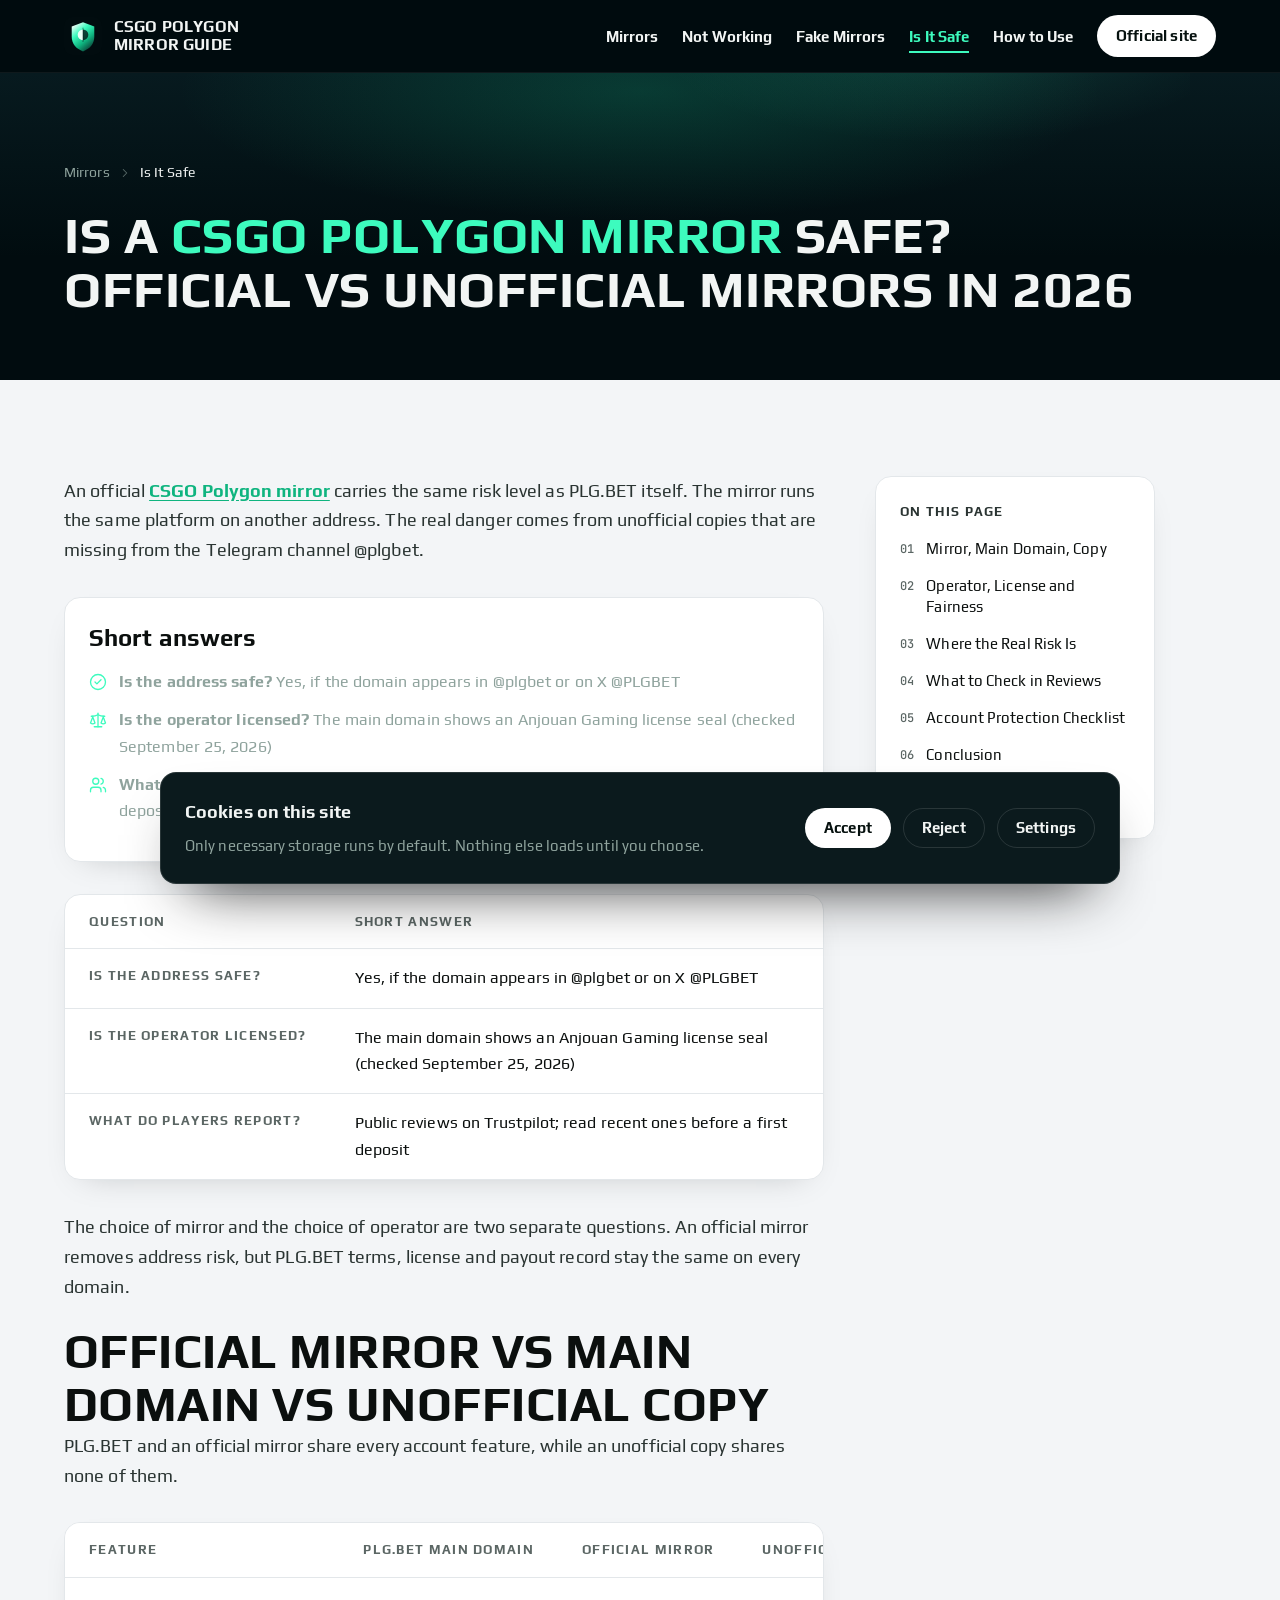
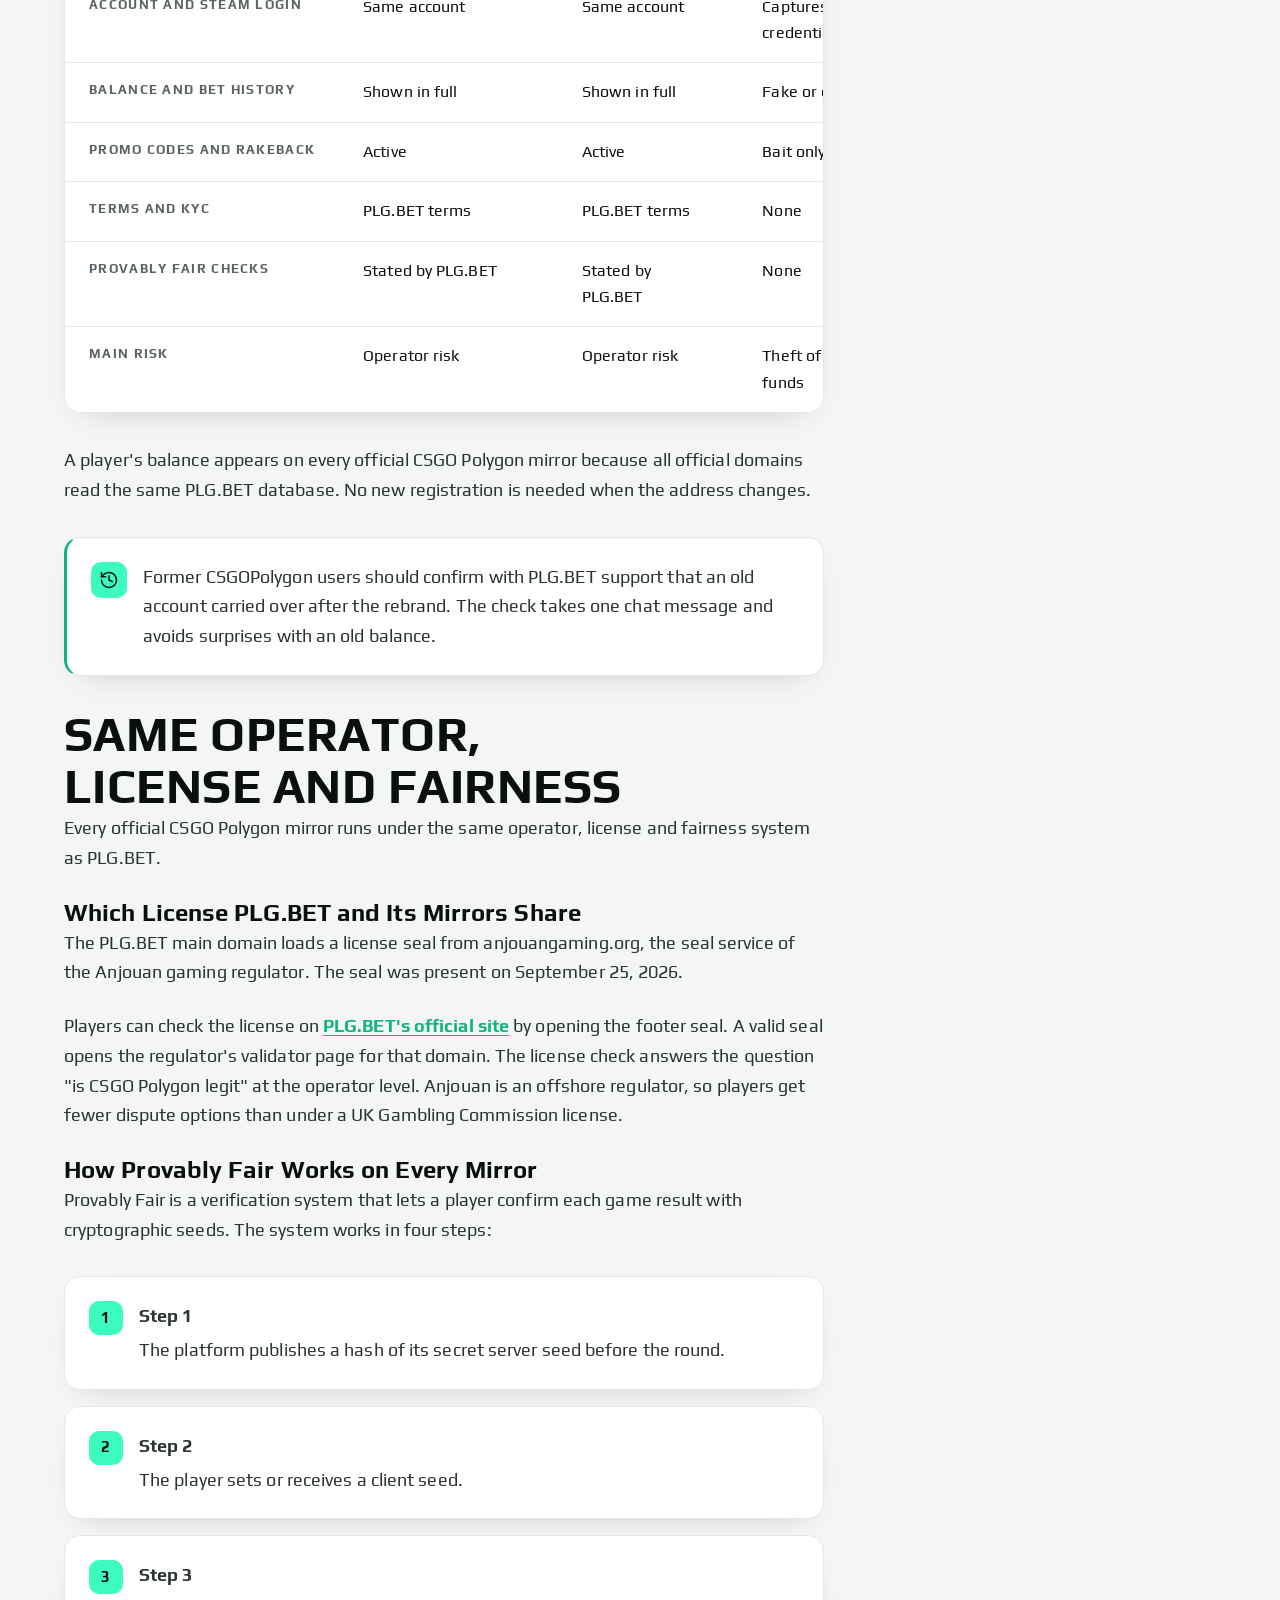
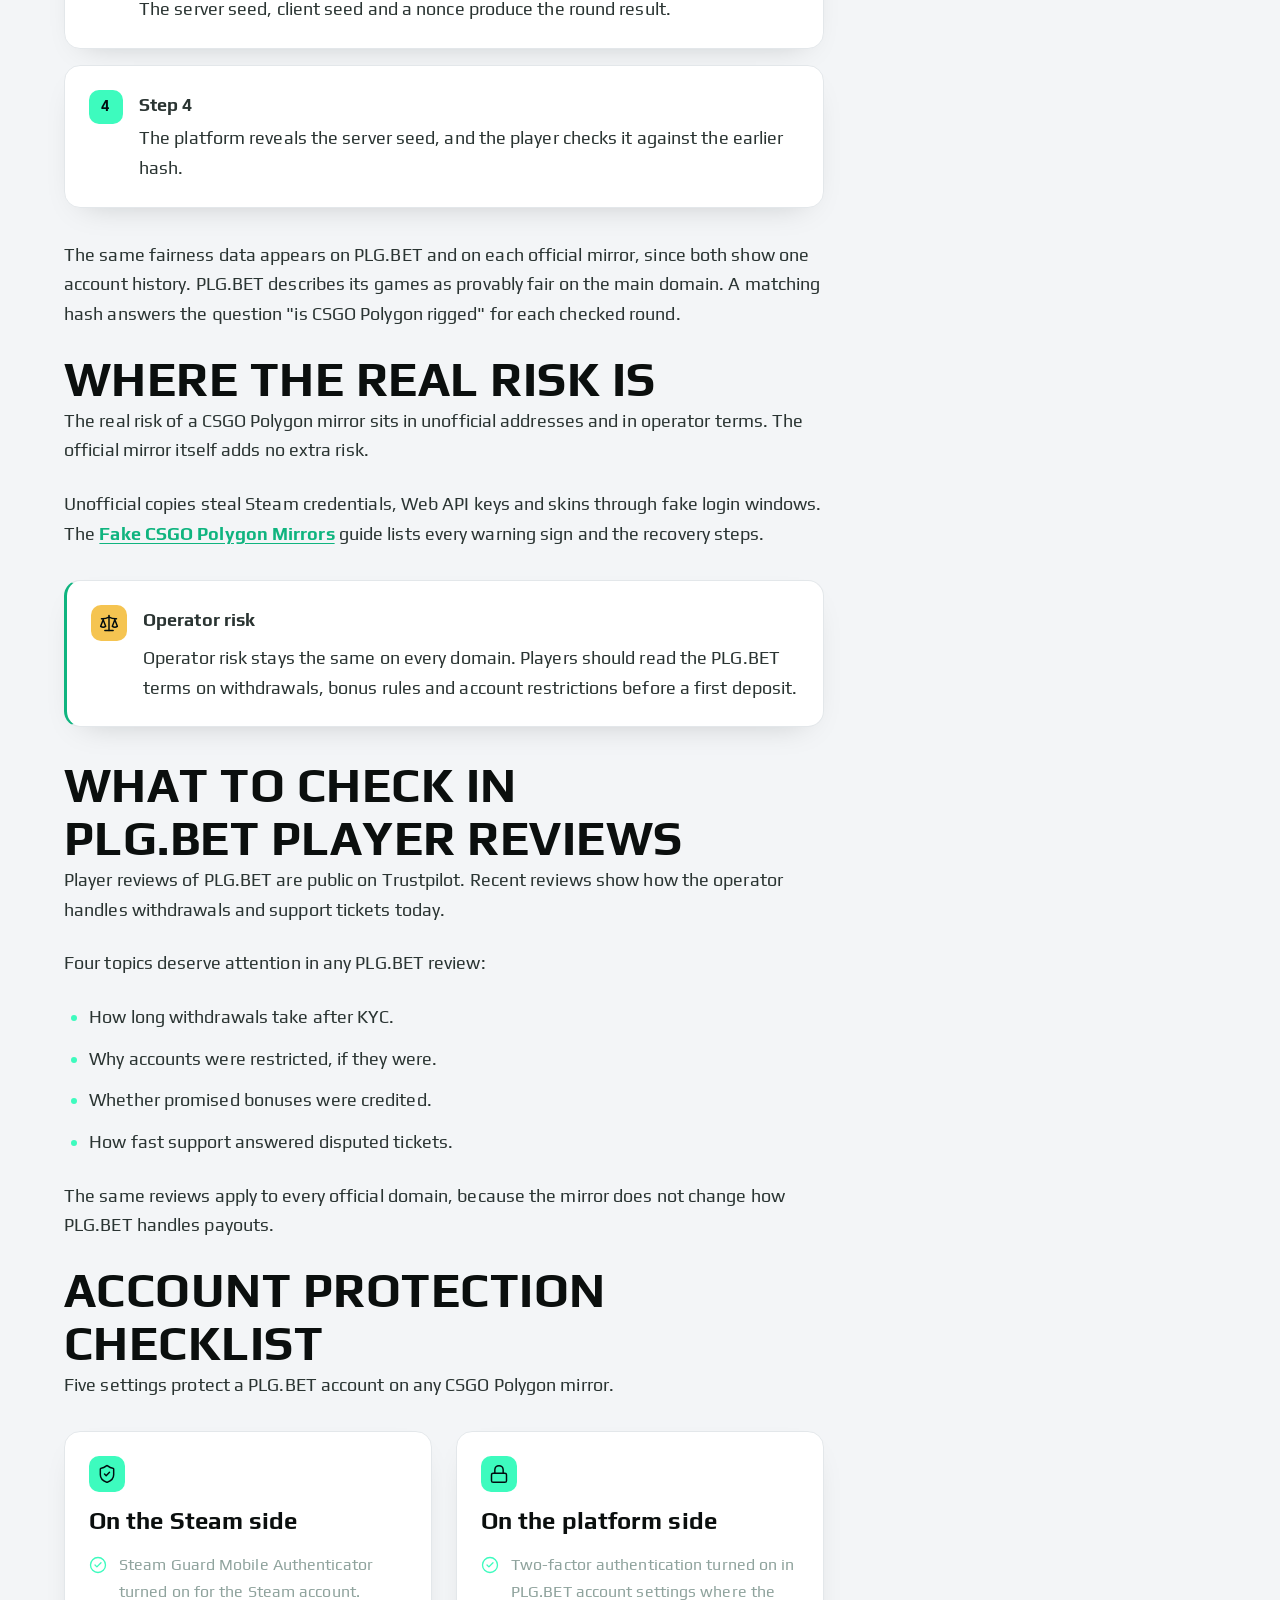
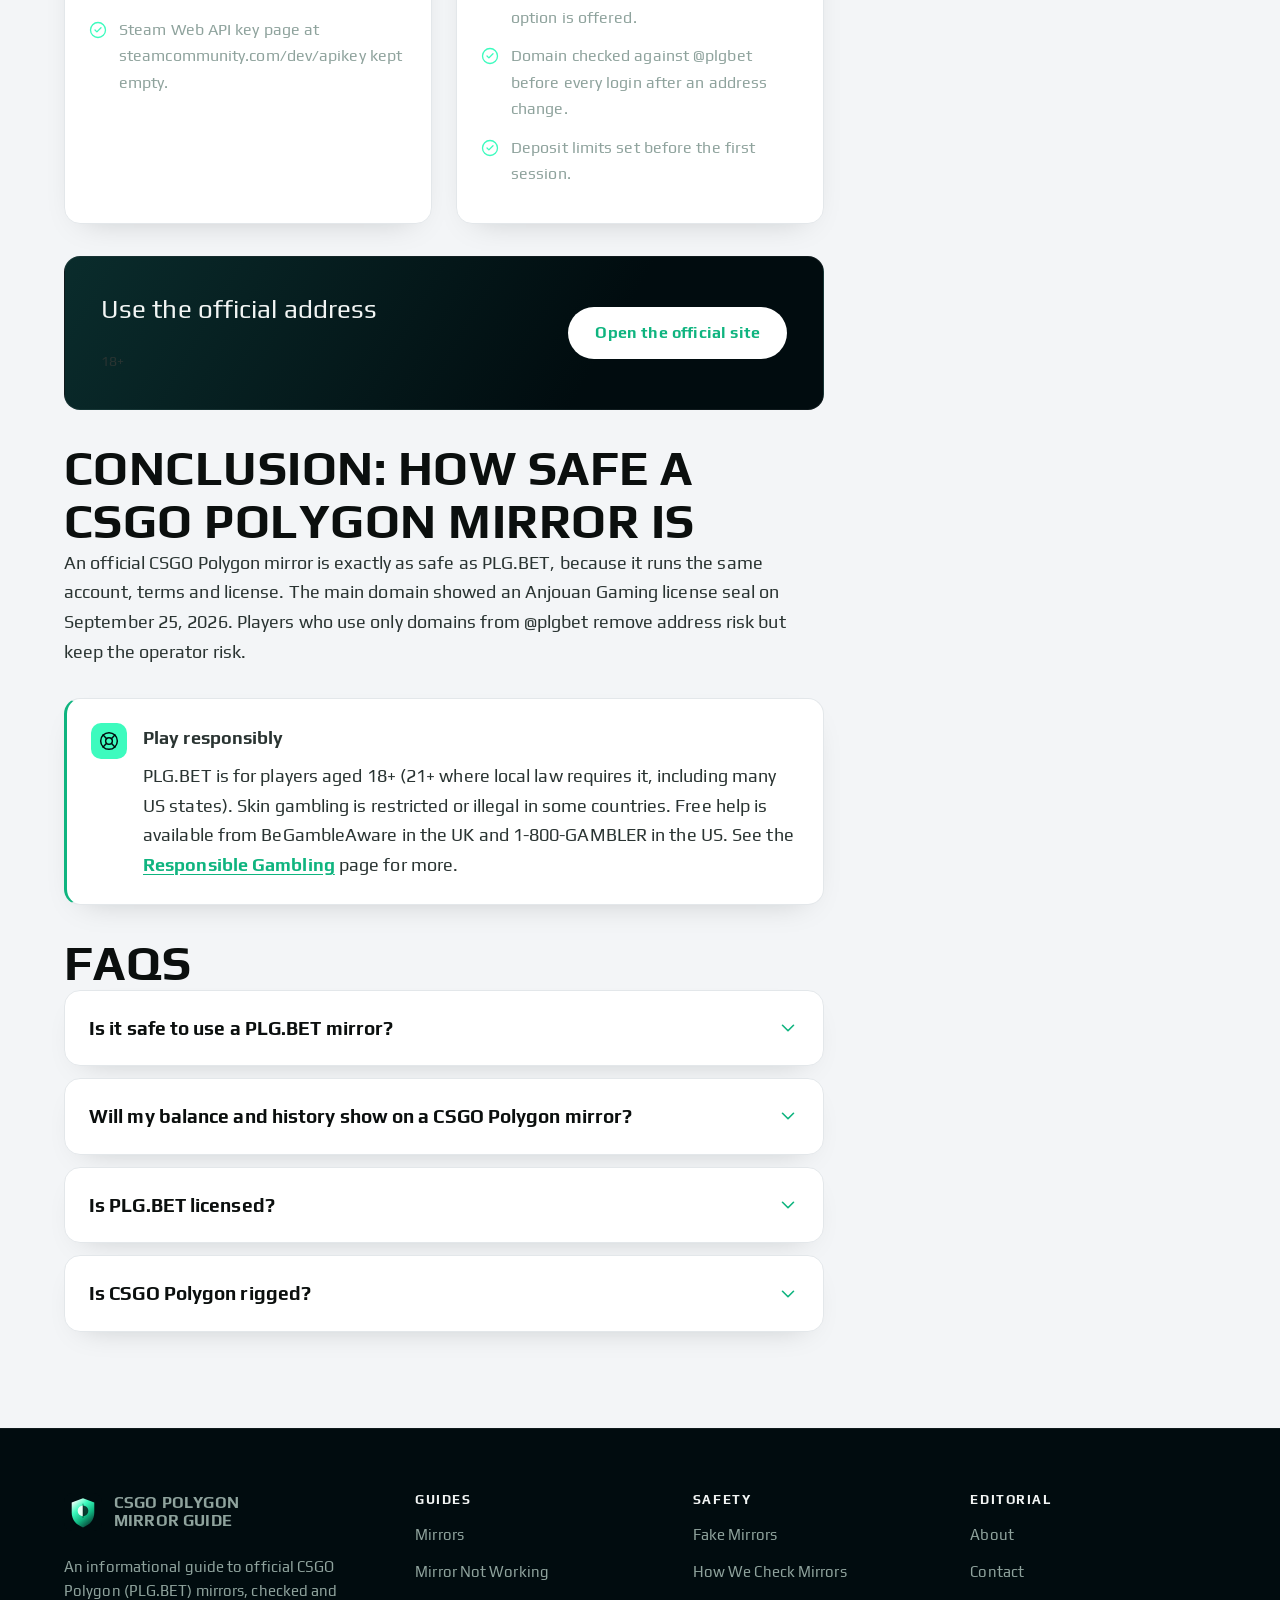
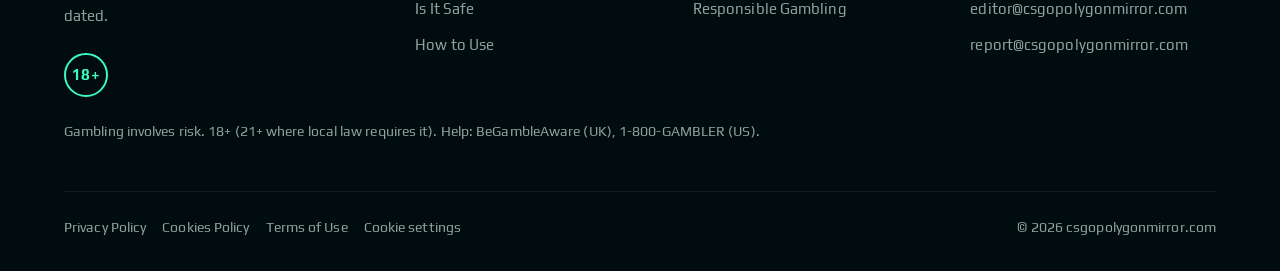
<file: is-polygon-mirror-safe/index.html>
<!doctype html>
<html lang="en">
<head>
<meta charset="utf-8">
<meta name="viewport" content="width=device-width, initial-scale=1">
<title>Is a CSGO Polygon Mirror Safe? Account and License Facts</title>
<meta name="description" content="An official CSGO Polygon mirror carries the same risk as PLG.BET itself. Compare account, balance, license and fairness across mirror types.">
<link rel="canonical" href="https://csgopolygonmirror.com/is-polygon-mirror-safe/">
<link rel="alternate" type="text/markdown" href="index.md">
<meta name="robots" content="index, follow, max-image-preview:large">
<link rel="alternate" hreflang="en" href="https://csgopolygonmirror.com/is-polygon-mirror-safe/">
<link rel="alternate" hreflang="x-default" href="https://csgopolygonmirror.com/is-polygon-mirror-safe/">
<meta property="og:type" content="article">
<meta property="og:title" content="Is a CSGO Polygon Mirror Safe? Account and License Facts">
<meta property="og:description" content="An official CSGO Polygon mirror carries the same risk as PLG.BET itself. Compare account, balance, license and fairness across mirror types.">
<meta property="og:url" content="https://csgopolygonmirror.com/is-polygon-mirror-safe/">
<meta property="og:image" content="https://csgopolygonmirror.com/og-image.png">
<meta property="og:site_name" content="CSGO Polygon Mirror Guide">
<meta property="og:locale" content="en_US">
<meta name="twitter:card" content="summary_large_image">
<meta name="twitter:title" content="Is a CSGO Polygon Mirror Safe? Account and License Facts">
<meta name="twitter:description" content="An official CSGO Polygon mirror carries the same risk as PLG.BET itself. Compare account, balance, license and fairness across mirror types.">
<meta name="twitter:image" content="https://csgopolygonmirror.com/og-image.png">
<meta name="theme-color" content="#010C0F">
<link rel="icon" href="../favicon.svg" type="image/svg+xml">
<link rel="icon" href="../favicon.ico" sizes="32x32">
<link rel="apple-touch-icon" href="../apple-touch-icon.png">
<link rel="manifest" href="../site.webmanifest">
<link rel="preload" href="../assets/fonts/play-latin-400-normal.woff2" as="font" type="font/woff2" crossorigin>
<link rel="stylesheet" href="../assets/css/main.css">
<script type="application/ld+json">
{
  "@context": "https://schema.org",
  "@graph": [
    {
      "@type": "Organization",
      "@id": "https://csgopolygonmirror.com/#organization",
      "name": "CSGO Polygon Mirror Guide",
      "url": "https://csgopolygonmirror.com/",
      "logo": "https://csgopolygonmirror.com/icon-512.png",
      "email": "editor@csgopolygonmirror.com",
      "foundingDate": "2026",
      "contactPoint": [
        { "@type": "ContactPoint", "contactType": "editorial", "email": "editor@csgopolygonmirror.com" },
        { "@type": "ContactPoint", "contactType": "fake mirror reports", "email": "report@csgopolygonmirror.com" }
      ]
    },
    {
      "@type": "WebSite",
      "@id": "https://csgopolygonmirror.com/#website",
      "name": "CSGO Polygon Mirror Guide",
      "url": "https://csgopolygonmirror.com/",
      "inLanguage": "en",
      "publisher": { "@id": "https://csgopolygonmirror.com/#organization" }
    },
    {
      "@type": "WebPage",
      "@id": "https://csgopolygonmirror.com/is-polygon-mirror-safe/#webpage",
      "name": "Is a CSGO Polygon Mirror Safe? Account and License Facts",
      "description": "An official CSGO Polygon mirror carries the same risk as PLG.BET itself. Compare account, balance, license and fairness across mirror types.",
      "url": "https://csgopolygonmirror.com/is-polygon-mirror-safe/",
      "inLanguage": "en",
      "isPartOf": { "@id": "https://csgopolygonmirror.com/#website" },
      "datePublished": "2026-09-25",
      "dateModified": "2026-09-25",
      "primaryImageOfPage": "https://csgopolygonmirror.com/og-image.png",
      "breadcrumb": { "@id": "https://csgopolygonmirror.com/is-polygon-mirror-safe/#breadcrumb" },
      "mentions": {
        "@type": "Organization",
        "name": "PLG.BET",
        "alternateName": ["CSGOPolygon", "CSGO Polygon", "PLG"],
        "url": "https://plg.bet/"
      }
    },
    {
      "@type": "BreadcrumbList",
      "@id": "https://csgopolygonmirror.com/is-polygon-mirror-safe/#breadcrumb",
      "itemListElement": [
        { "@type": "ListItem", "position": 1, "name": "Mirrors", "item": "https://csgopolygonmirror.com/" },
        { "@type": "ListItem", "position": 2, "name": "Is It Safe" }
      ]
    },
    {
      "@type": "Article",
      "@id": "https://csgopolygonmirror.com/is-polygon-mirror-safe/#article",
      "headline": "Is a CSGO Polygon Mirror Safe? Official vs Unofficial Mirrors in 2026",
      "description": "Official vs unofficial mirrors, license seal, fairness and review checks.",
      "mainEntityOfPage": { "@id": "https://csgopolygonmirror.com/is-polygon-mirror-safe/#webpage" },
      "datePublished": "2026-09-25",
      "dateModified": "2026-09-25",
      "inLanguage": "en",
      "author": { "@type": "Person", "@id": "https://csgopolygonmirror.com/about/#alex-voss", "name": "Alex Voss" },
      "reviewedBy": { "@type": "Person", "@id": "https://csgopolygonmirror.com/about/#daniel-kerr", "name": "Daniel Kerr" },
      "publisher": { "@id": "https://csgopolygonmirror.com/#organization" }
    },
    {
      "@type": "FAQPage",
      "@id": "https://csgopolygonmirror.com/is-polygon-mirror-safe/#faq",
      "mainEntity": [
        { "@type": "Question", "name": "Is it safe to use a PLG.BET mirror?", "acceptedAnswer": { "@type": "Answer", "text": "A PLG.BET mirror is as safe as the main domain when it appears in the Telegram channel @plgbet. The mirror shares one account, one balance and one set of terms with PLG.BET. Unlisted mirrors carry phishing risk." } },
        { "@type": "Question", "name": "Will my balance and history show on a CSGO Polygon mirror?", "acceptedAnswer": { "@type": "Answer", "text": "A CSGO Polygon mirror shows the same balance and bet history as PLG.BET, because every official domain reads one database. Players sign in with the same Steam account." } },
        { "@type": "Question", "name": "Is PLG.BET licensed?", "acceptedAnswer": { "@type": "Answer", "text": "PLG.BET displays an Anjouan Gaming license seal on its main domain, checked on September 25, 2026. Anjouan is an offshore regulator with fewer player protections than the UK Gambling Commission." } },
        { "@type": "Question", "name": "Is CSGO Polygon rigged?", "acceptedAnswer": { "@type": "Answer", "text": "CSGO Polygon results can be checked with Provably Fair data: the server seed hash, the client seed and the nonce. A revealed server seed that matches its earlier hash confirms the round was not changed." } }
      ]
    }
  ]
}
</script>
</head>
<body>
<a class="skip-link" href="#main">Skip to content</a>

<header class="site-header">
  <div class="container site-header__inner">
    <a class="brand" href="../">
      <img class="brand__mark" src="../favicon.svg" alt="" width="38" height="38">
      <span class="brand__name">CSGO Polygon Mirror Guide</span>
    </a>
    <button class="nav-toggle" type="button" aria-expanded="false" aria-controls="site-nav" aria-label="Open menu">
      <svg class="icon icon--open" aria-hidden="true"><use href="../assets/icons/sprite.svg#menu"></use></svg>
      <svg class="icon icon--close" aria-hidden="true"><use href="../assets/icons/sprite.svg#x"></use></svg>
    </button>
    <nav class="nav" id="site-nav" aria-label="Main">
      <ul class="nav__list">
        <li><a class="nav__link" href="../">Mirrors</a></li>
        <li><a class="nav__link" href="../mirror-not-working/">Not Working</a></li>
        <li><a class="nav__link" href="../fake-polygon-mirrors/">Fake Mirrors</a></li>
        <li><a class="nav__link" href="./" aria-current="page">Is It Safe</a></li>
        <li><a class="nav__link" href="../using-polygon-mirror/">How to Use</a></li>
      </ul>
      <a class="btn btn--primary btn--sm header__cta" href="https://plg.bet/" target="_blank" rel="noopener">Official site</a>
    </nav>
    <a class="btn btn--primary btn--sm header__cta" href="https://plg.bet/" target="_blank" rel="noopener">Official site</a>
  </div>
</header>

<main id="main">

  <section class="hero section--tight">
    <div class="streaks" aria-hidden="true"></div>
    <div class="container">
      <nav class="breadcrumbs" aria-label="Breadcrumb">
        <ol>
          <li><a href="../">Mirrors</a></li>
          <li><svg class="icon" aria-hidden="true"><use href="../assets/icons/sprite.svg#chevron-right"></use></svg><span aria-current="page">Is It Safe</span></li>
        </ol>
      </nav>

      <h1 class="hero__title">Is a <span class="mint">CSGO Polygon Mirror</span> Safe? Official vs Unofficial Mirrors in 2026</h1>
    </div>
  </section>

  <section class="section section--light">
    <div class="container">
      <div class="layout-toc">
        <div class="prose">
          <p>An official <a href="../">CSGO Polygon mirror</a> carries the same risk level as PLG.BET itself. The mirror runs the same platform on another address. The real danger comes from unofficial copies that are missing from the Telegram channel @plgbet.</p>

          <div class="card card--light" style="margin-block:var(--s-6)">
            <h3 class="card__title" style="margin-top:0">Short answers</h3>
            <ul class="compare__list" style="margin-top:var(--s-4)">
              <li><svg class="icon ok" aria-hidden="true"><use href="../assets/icons/sprite.svg#circle-check"></use></svg> <span><strong>Is the address safe?</strong> Yes, if the domain appears in @plgbet or on X @PLGBET</span></li>
              <li><svg class="icon ok" aria-hidden="true"><use href="../assets/icons/sprite.svg#scale"></use></svg> <span><strong>Is the operator licensed?</strong> The main domain shows an Anjouan Gaming license seal (checked September 25, 2026)</span></li>
              <li><svg class="icon ok" aria-hidden="true"><use href="../assets/icons/sprite.svg#users"></use></svg> <span><strong>What do players report?</strong> Public reviews on Trustpilot; read recent ones before a first deposit</span></li>
            </ul>
          </div>

          <div class="table-wrap">
            <table>
              <caption class="visually-hidden">Short answers on mirror safety</caption>
              <thead><tr><th scope="col">Question</th><th scope="col">Short answer</th></tr></thead>
              <tbody>
                <tr><th scope="row">Is the address safe?</th><td>Yes, if the domain appears in @plgbet or on X @PLGBET</td></tr>
                <tr><th scope="row">Is the operator licensed?</th><td>The main domain shows an Anjouan Gaming license seal (checked September 25, 2026)</td></tr>
                <tr><th scope="row">What do players report?</th><td>Public reviews on Trustpilot; read recent ones before a first deposit</td></tr>
              </tbody>
            </table>
          </div>

          <p>The choice of mirror and the choice of operator are two separate questions. An official mirror removes address risk, but PLG.BET terms, license and payout record stay the same on every domain.</p>

          <h2 id="three-types">Official Mirror vs Main Domain vs Unofficial Copy</h2>
          <p>PLG.BET and an official mirror share every account feature, while an unofficial copy shares none of them.</p>

          <div class="table-wrap">
            <table>
              <caption class="visually-hidden">Main domain, official mirror and unofficial copy compared</caption>
              <thead><tr><th scope="col">Feature</th><th scope="col">PLG.BET main domain</th><th scope="col">Official mirror</th><th scope="col">Unofficial copy</th></tr></thead>
              <tbody>
                <tr><th scope="row">Account and Steam login</th><td>Same account</td><td>Same account</td><td>Captures credentials</td></tr>
                <tr><th scope="row">Balance and bet history</th><td>Shown in full</td><td>Shown in full</td><td>Fake or empty</td></tr>
                <tr><th scope="row">Promo codes and rakeback</th><td>Active</td><td>Active</td><td>Bait only</td></tr>
                <tr><th scope="row">Terms and KYC</th><td>PLG.BET terms</td><td>PLG.BET terms</td><td>None</td></tr>
                <tr><th scope="row">Provably Fair checks</th><td>Stated by PLG.BET</td><td>Stated by PLG.BET</td><td>None</td></tr>
                <tr><th scope="row">Main risk</th><td>Operator risk</td><td>Operator risk</td><td>Theft of skins and funds</td></tr>
              </tbody>
            </table>
          </div>

          <p>A player's balance appears on every official CSGO Polygon mirror because all official domains read the same PLG.BET database. No new registration is needed when the address changes.</p>

          <div class="callout">
            <span class="tile"><svg class="icon" aria-hidden="true"><use href="../assets/icons/sprite.svg#history"></use></svg></span>
            <div>
              <p>Former CSGOPolygon users should confirm with PLG.BET support that an old account carried over after the rebrand. The check takes one chat message and avoids surprises with an old balance.</p>
            </div>
          </div>

          <h2 id="license">Same Operator, License and Fairness</h2>
          <p>Every official CSGO Polygon mirror runs under the same operator, license and fairness system as PLG.BET.</p>

          <h3>Which License PLG.BET and Its Mirrors Share</h3>
          <p>The PLG.BET main domain loads a license seal from anjouangaming.org, the seal service of the Anjouan gaming regulator. The seal was present on September 25, 2026.</p>
          <p>Players can check the license on <a href="https://plg.bet/" target="_blank" rel="noopener">PLG.BET's official site</a> by opening the footer seal. A valid seal opens the regulator's validator page for that domain. The license check answers the question "is CSGO Polygon legit" at the operator level. Anjouan is an offshore regulator, so players get fewer dispute options than under a UK Gambling Commission license.</p>

          <h3>How Provably Fair Works on Every Mirror</h3>
          <p>Provably Fair is a verification system that lets a player confirm each game result with cryptographic seeds. The system works in four steps:</p>

          <ol class="stepper">
            <li><span class="step-num">1</span><div class="step-body"><p><span class="step-title">Step 1</span>The platform publishes a hash of its secret server seed before the round.</p></div></li>
            <li><span class="step-num">2</span><div class="step-body"><p><span class="step-title">Step 2</span>The player sets or receives a client seed.</p></div></li>
            <li><span class="step-num">3</span><div class="step-body"><p><span class="step-title">Step 3</span>The server seed, client seed and a nonce produce the round result.</p></div></li>
            <li><span class="step-num">4</span><div class="step-body"><p><span class="step-title">Step 4</span>The platform reveals the server seed, and the player checks it against the earlier hash.</p></div></li>
          </ol>

          <p>The same fairness data appears on PLG.BET and on each official mirror, since both show one account history. PLG.BET describes its games as provably fair on the main domain. A matching hash answers the question "is CSGO Polygon rigged" for each checked round.</p>

          <h2 id="real-risk">Where the Real Risk Is</h2>
          <p>The real risk of a CSGO Polygon mirror sits in unofficial addresses and in operator terms. The official mirror itself adds no extra risk.</p>
          <p>Unofficial copies steal Steam credentials, Web API keys and skins through fake login windows. The <a href="../fake-polygon-mirrors/">Fake CSGO Polygon Mirrors</a> guide lists every warning sign and the recovery steps.</p>

          <div class="callout callout--warn">
            <span class="tile tile--warn"><svg class="icon" aria-hidden="true"><use href="../assets/icons/sprite.svg#scale"></use></svg></span>
            <div>
              <p class="callout__title">Operator risk</p>
              <p>Operator risk stays the same on every domain. Players should read the PLG.BET terms on withdrawals, bonus rules and account restrictions before a first deposit.</p>
            </div>
          </div>

          <h2 id="reviews">What to Check in PLG.BET Player Reviews</h2>
          <p>Player reviews of PLG.BET are public on Trustpilot. Recent reviews show how the operator handles withdrawals and support tickets today.</p>
          <p>Four topics deserve attention in any PLG.BET review:</p>
          <ul>
            <li>How long withdrawals take after KYC.</li>
            <li>Why accounts were restricted, if they were.</li>
            <li>Whether promised bonuses were credited.</li>
            <li>How fast support answered disputed tickets.</li>
          </ul>
          <p>The same reviews apply to every official domain, because the mirror does not change how PLG.BET handles payouts.</p>

          <h2 id="checklist">Account Protection Checklist</h2>
          <p>Five settings protect a PLG.BET account on any CSGO Polygon mirror.</p>

          <div class="grid grid--2" style="margin-block:var(--s-6)">
            <div class="card card--light">
              <span class="tile"><svg class="icon" aria-hidden="true"><use href="../assets/icons/sprite.svg#shield-check"></use></svg></span>
              <h3 class="card__title">On the Steam side</h3>
              <ul class="compare__list" style="margin-top:var(--s-4)">
                <li><svg class="icon ok" aria-hidden="true"><use href="../assets/icons/sprite.svg#circle-check"></use></svg> Steam Guard Mobile Authenticator turned on for the Steam account.</li>
                <li><svg class="icon ok" aria-hidden="true"><use href="../assets/icons/sprite.svg#circle-check"></use></svg> Steam Web API key page at steamcommunity.com/dev/apikey kept empty.</li>
              </ul>
            </div>
            <div class="card card--light">
              <span class="tile"><svg class="icon" aria-hidden="true"><use href="../assets/icons/sprite.svg#lock"></use></svg></span>
              <h3 class="card__title">On the platform side</h3>
              <ul class="compare__list" style="margin-top:var(--s-4)">
                <li><svg class="icon ok" aria-hidden="true"><use href="../assets/icons/sprite.svg#circle-check"></use></svg> Two-factor authentication turned on in PLG.BET account settings where the option is offered.</li>
                <li><svg class="icon ok" aria-hidden="true"><use href="../assets/icons/sprite.svg#circle-check"></use></svg> Domain checked against @plgbet before every login after an address change.</li>
                <li><svg class="icon ok" aria-hidden="true"><use href="../assets/icons/sprite.svg#circle-check"></use></svg> Deposit limits set before the first session.</li>
              </ul>
            </div>
          </div>

          <div class="cta">
            <div class="cta__body">
              <p class="cta__title">Use the official address</p>
              <p class="cta__note">18+</p>
            </div>
            <a class="btn btn--primary" href="https://plg.bet/" target="_blank" rel="noopener">Open the official site</a>
          </div>

          <h2 id="conclusion">Conclusion: How Safe a CSGO Polygon Mirror Is</h2>
          <p>An official CSGO Polygon mirror is exactly as safe as PLG.BET, because it runs the same account, terms and license. The main domain showed an Anjouan Gaming license seal on September 25, 2026. Players who use only domains from @plgbet remove address risk but keep the operator risk.</p>

          <div class="callout">
            <span class="tile"><svg class="icon" aria-hidden="true"><use href="../assets/icons/sprite.svg#life-buoy"></use></svg></span>
            <div>
              <p class="callout__title">Play responsibly</p>
              <p>PLG.BET is for players aged 18+ (21+ where local law requires it, including many US states). Skin gambling is restricted or illegal in some countries. Free help is available from BeGambleAware in the UK and 1-800-GAMBLER in the US. See the <a href="../responsible-gambling/">Responsible Gambling</a> page for more.</p>
            </div>
          </div>


          <h2 id="faqs">FAQs</h2>
          <div class="faq">
            <details>
              <summary><h3>Is it safe to use a PLG.BET mirror?</h3><svg class="icon" aria-hidden="true"><use href="../assets/icons/sprite.svg#chevron-down"></use></svg></summary>
              <div class="faq__answer"><p>A PLG.BET mirror is as safe as the main domain when it appears in the Telegram channel @plgbet. The mirror shares one account, one balance and one set of terms with PLG.BET. Unlisted mirrors carry phishing risk.</p></div>
            </details>
            <details>
              <summary><h3>Will my balance and history show on a CSGO Polygon mirror?</h3><svg class="icon" aria-hidden="true"><use href="../assets/icons/sprite.svg#chevron-down"></use></svg></summary>
              <div class="faq__answer"><p>A CSGO Polygon mirror shows the same balance and bet history as PLG.BET, because every official domain reads one database. Players sign in with the same Steam account.</p></div>
            </details>
            <details>
              <summary><h3>Is PLG.BET licensed?</h3><svg class="icon" aria-hidden="true"><use href="../assets/icons/sprite.svg#chevron-down"></use></svg></summary>
              <div class="faq__answer"><p>PLG.BET displays an Anjouan Gaming license seal on its main domain, checked on September 25, 2026. Anjouan is an offshore regulator with fewer player protections than the UK Gambling Commission.</p></div>
            </details>
            <details>
              <summary><h3>Is CSGO Polygon rigged?</h3><svg class="icon" aria-hidden="true"><use href="../assets/icons/sprite.svg#chevron-down"></use></svg></summary>
              <div class="faq__answer"><p>CSGO Polygon results can be checked with Provably Fair data: the server seed hash, the client seed and the nonce. A revealed server seed that matches its earlier hash confirms the round was not changed.</p></div>
            </details>
          </div>
        </div>

        <aside class="toc" id="toc" aria-label="On this page">
          <p class="toc__title">On this page</p>
          <ol>
            <li><a href="#three-types">Mirror, Main Domain, Copy</a></li>
            <li><a href="#license">Operator, License and Fairness</a></li>
            <li><a href="#real-risk">Where the Real Risk Is</a></li>
            <li><a href="#reviews">What to Check in Reviews</a></li>
            <li><a href="#checklist">Account Protection Checklist</a></li>
            <li><a href="#conclusion">Conclusion</a></li>
            <li><a href="#faqs">FAQs</a></li>
          </ol>
        </aside>
      </div>
    </div>
  </section>
</main>

<footer class="site-footer">
  <div class="container">
    <div class="footer__grid">
      <div class="footer__col footer__brand">
        <a class="brand" href="../">
          <img class="brand__mark" src="../favicon.svg" alt="" width="38" height="38">
          <span class="brand__name">CSGO Polygon Mirror Guide</span>
        </a>
        <p>An informational guide to official CSGO Polygon (PLG.BET) mirrors, checked and dated.</p>
        <span class="age-badge">18+</span>
      </div>
      <div class="footer__col">
        <h2>Guides</h2>
        <ul>
          <li><a href="../">Mirrors</a></li>
          <li><a href="../mirror-not-working/">Mirror Not Working</a></li>
          <li><a href="./">Is It Safe</a></li>
          <li><a href="../using-polygon-mirror/">How to Use</a></li>
        </ul>
      </div>
      <div class="footer__col">
        <h2>Safety</h2>
        <ul>
          <li><a href="../fake-polygon-mirrors/">Fake Mirrors</a></li>
          <li><a href="../how-we-check-mirrors/">How We Check Mirrors</a></li>
          <li><a href="../responsible-gambling/">Responsible Gambling</a></li>
        </ul>
      </div>
      <div class="footer__col">
        <h2>Editorial</h2>
        <ul>
          <li><a href="../about/">About</a></li>
          <li><a href="../contact/">Contact</a></li>
          <li><a class="mail-link" href="mailto:editor@csgopolygonmirror.com">editor@csgopolygonmirror.com</a></li>
          <li><a class="mail-link" href="mailto:report@csgopolygonmirror.com">report@csgopolygonmirror.com</a></li>
        </ul>
      </div>
    </div>
    <p class="rg-line">Gambling involves risk. 18+ (21+ where local law requires it). Help: BeGambleAware (UK), 1-800-GAMBLER (US).</p>
    <div class="footer__bottom">
      <ul class="footer__legal">
        <li><a href="../legal/#privacy-policy">Privacy Policy</a></li>
        <li><a href="../legal/#cookies-policy">Cookies Policy</a></li>
        <li><a href="../legal/#terms-of-use">Terms of Use</a></li>
        <li><a href="#" data-cookie-open>Cookie settings</a></li>
      </ul>
      <p style="margin:0">&copy; 2026 csgopolygonmirror.com</p>
    </div>
  </div>
</footer>

<div class="sticky-cta">
  <span class="sticky-cta__age">18+</span>
  <a class="btn btn--primary btn--sm" href="https://plg.bet/" target="_blank" rel="noopener">Open the official site</a>
</div>

<div class="cookie" id="cookie-banner" role="dialog" aria-live="polite" aria-label="Cookie preferences">
  <div class="cookie__body">
    <p class="cookie__title">Cookies on this site</p>
    <p class="cookie__text">Only necessary storage runs by default. Nothing else loads until you choose.</p>
  </div>
  <div class="cookie__actions">
    <button class="btn btn--primary btn--sm" type="button" data-cookie="accept">Accept</button>
    <button class="btn btn--ghost btn--sm" type="button" data-cookie="reject">Reject</button>
    <button class="btn btn--ghost btn--sm" type="button" data-cookie="settings" aria-expanded="false" aria-controls="cookie-settings">Settings</button>
  </div>
  <div class="cookie__settings" id="cookie-settings">
    <div class="switch-row">
      <input type="checkbox" id="cookie-necessary" checked disabled>
      <label for="cookie-necessary">Necessary: required for the mirror list, copy buttons and your cookie choice. Always on.</label>
    </div>
    <div class="switch-row">
      <input type="checkbox" id="cookie-analytics">
      <label for="cookie-analytics">Analytics: not used on this site today. Turning this on only stores your preference.</label>
    </div>
    <button class="btn btn--primary btn--sm" type="button" data-cookie="save">Save choices</button>
  </div>
</div>

<script src="../assets/js/ui.js" defer></script>
</body>
</html>
</file>
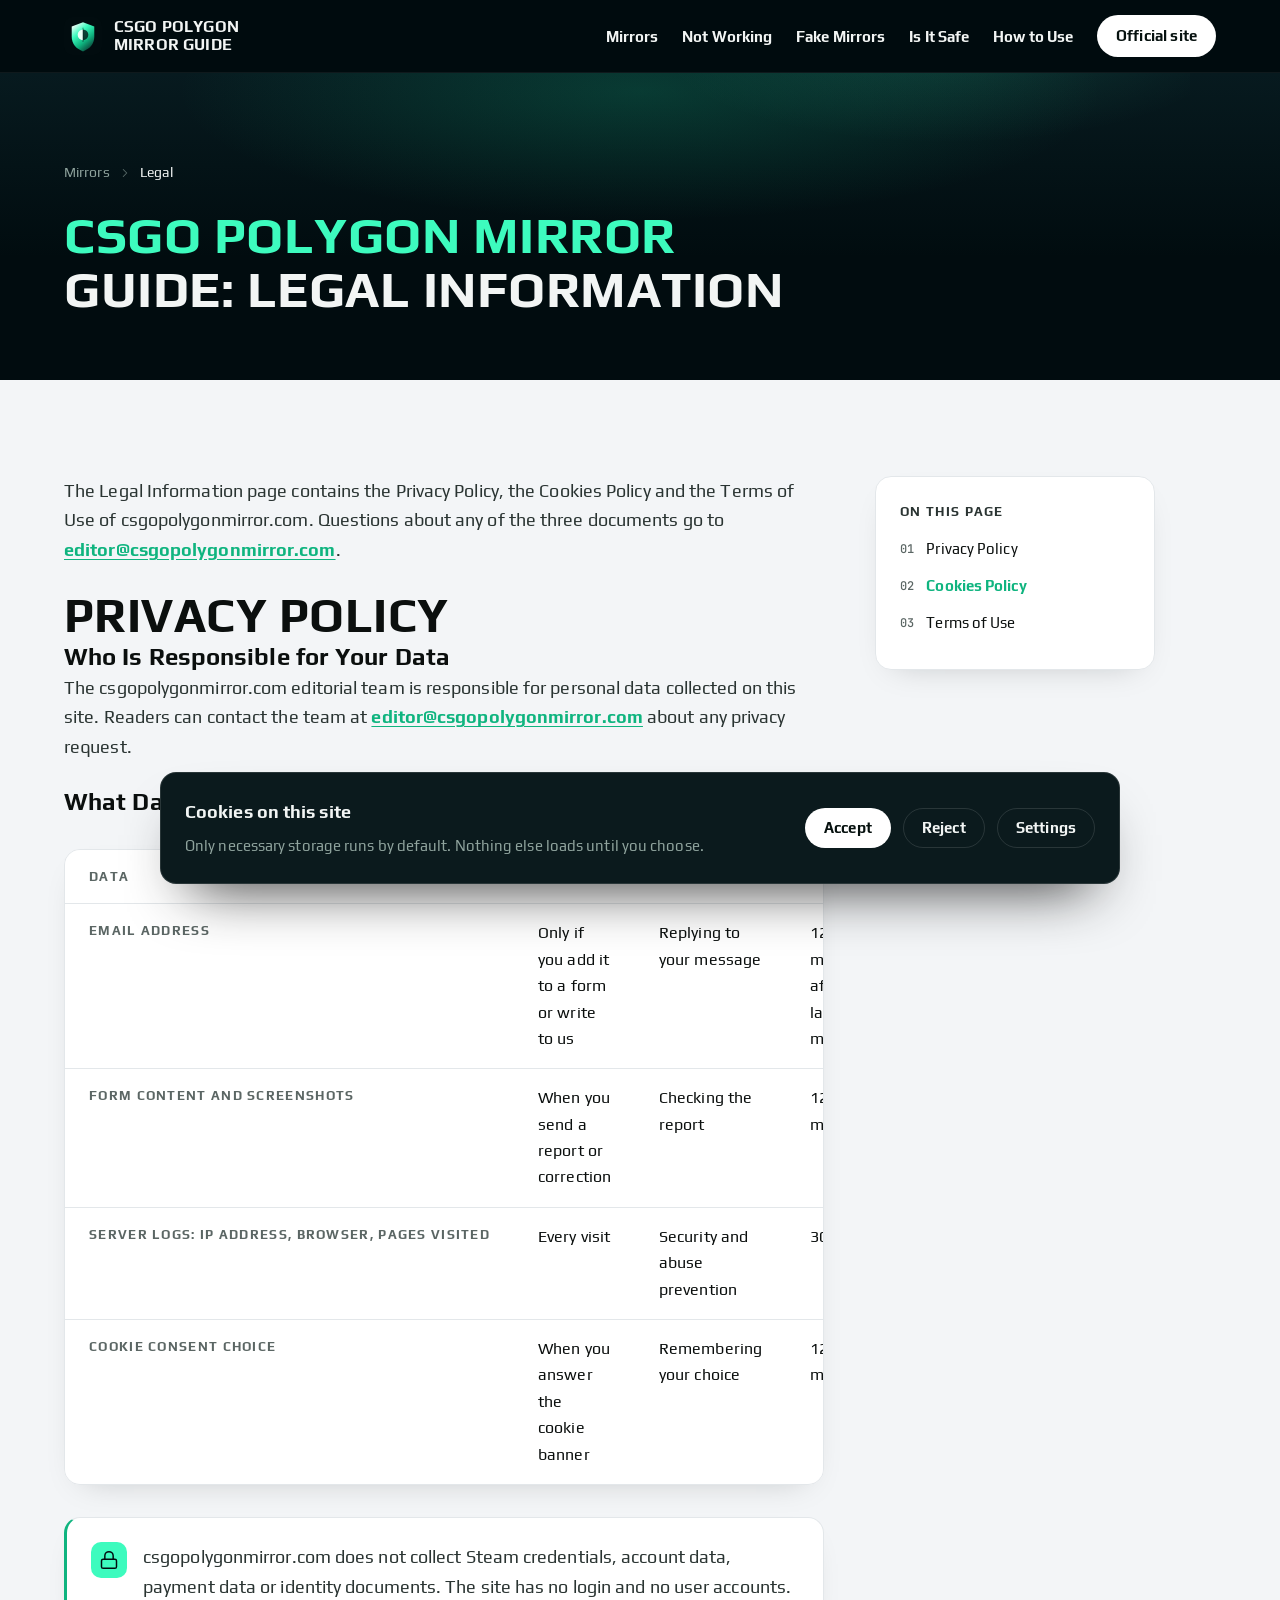
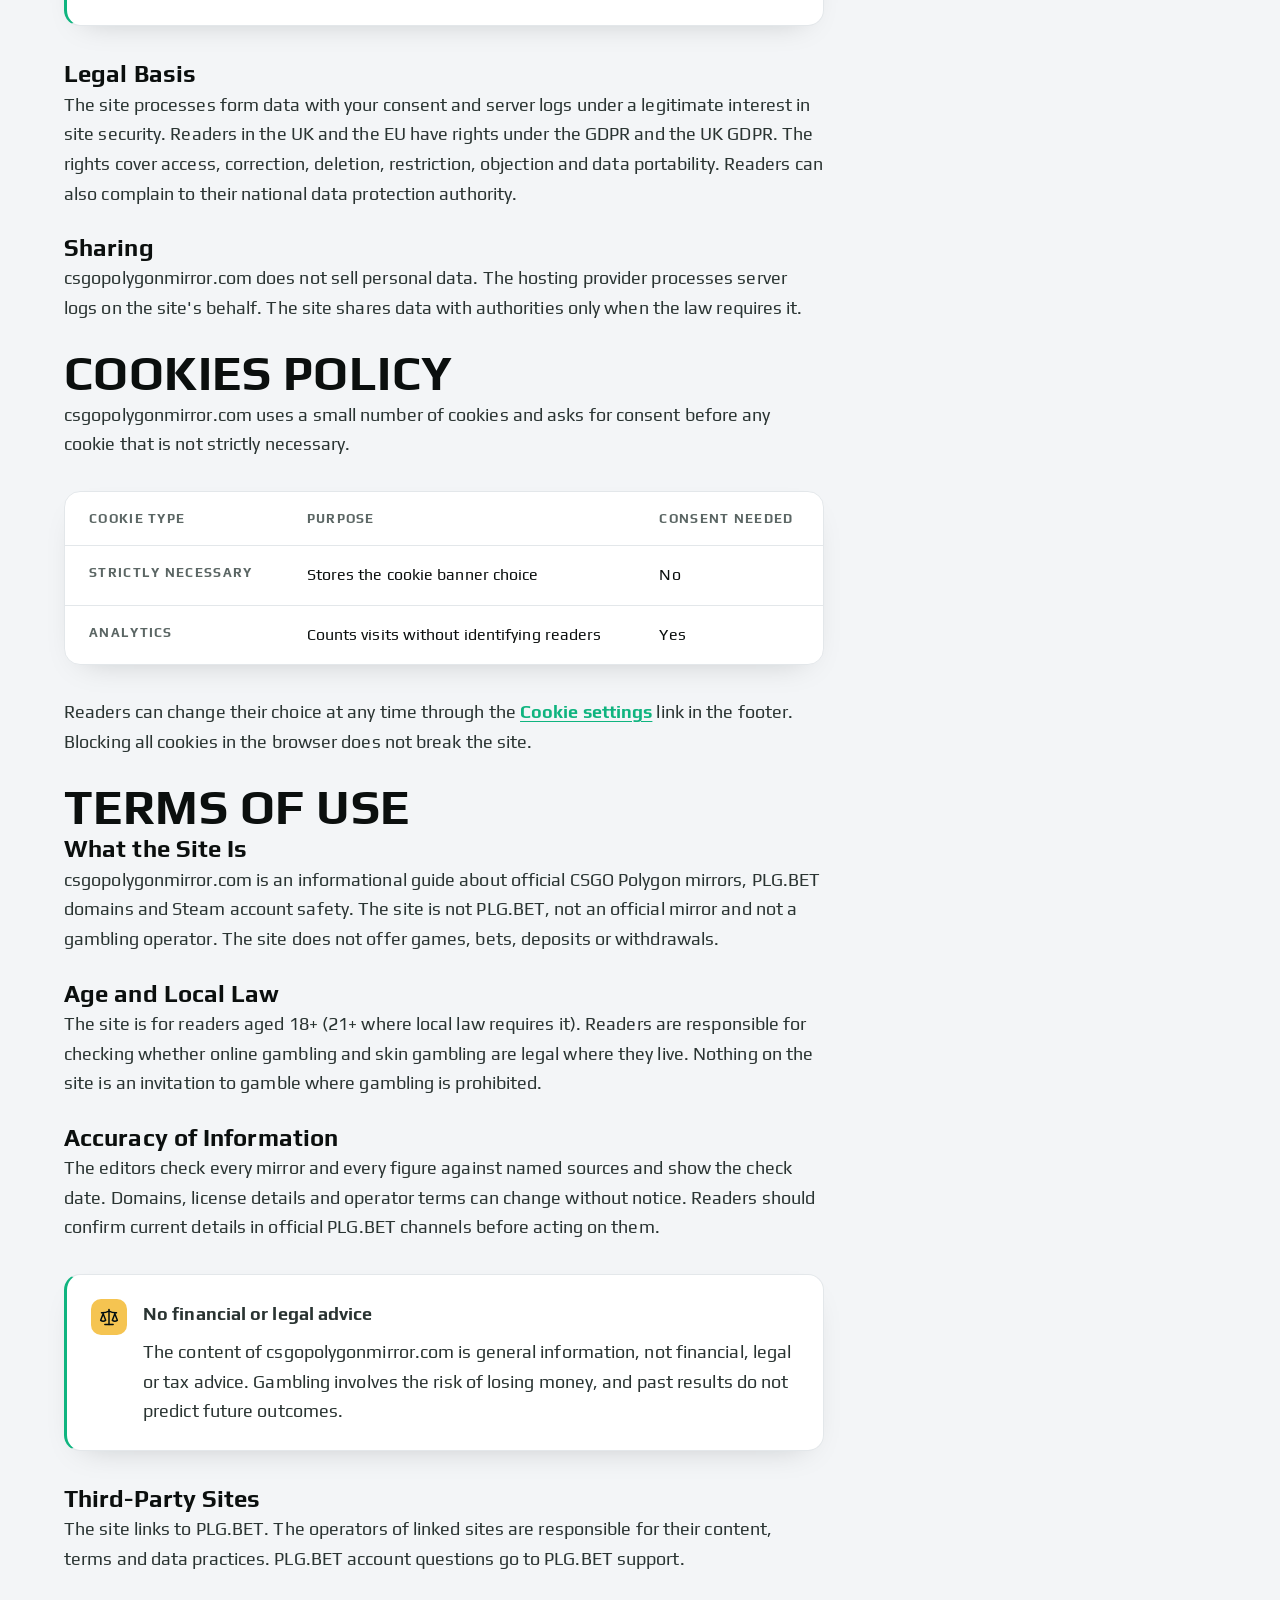
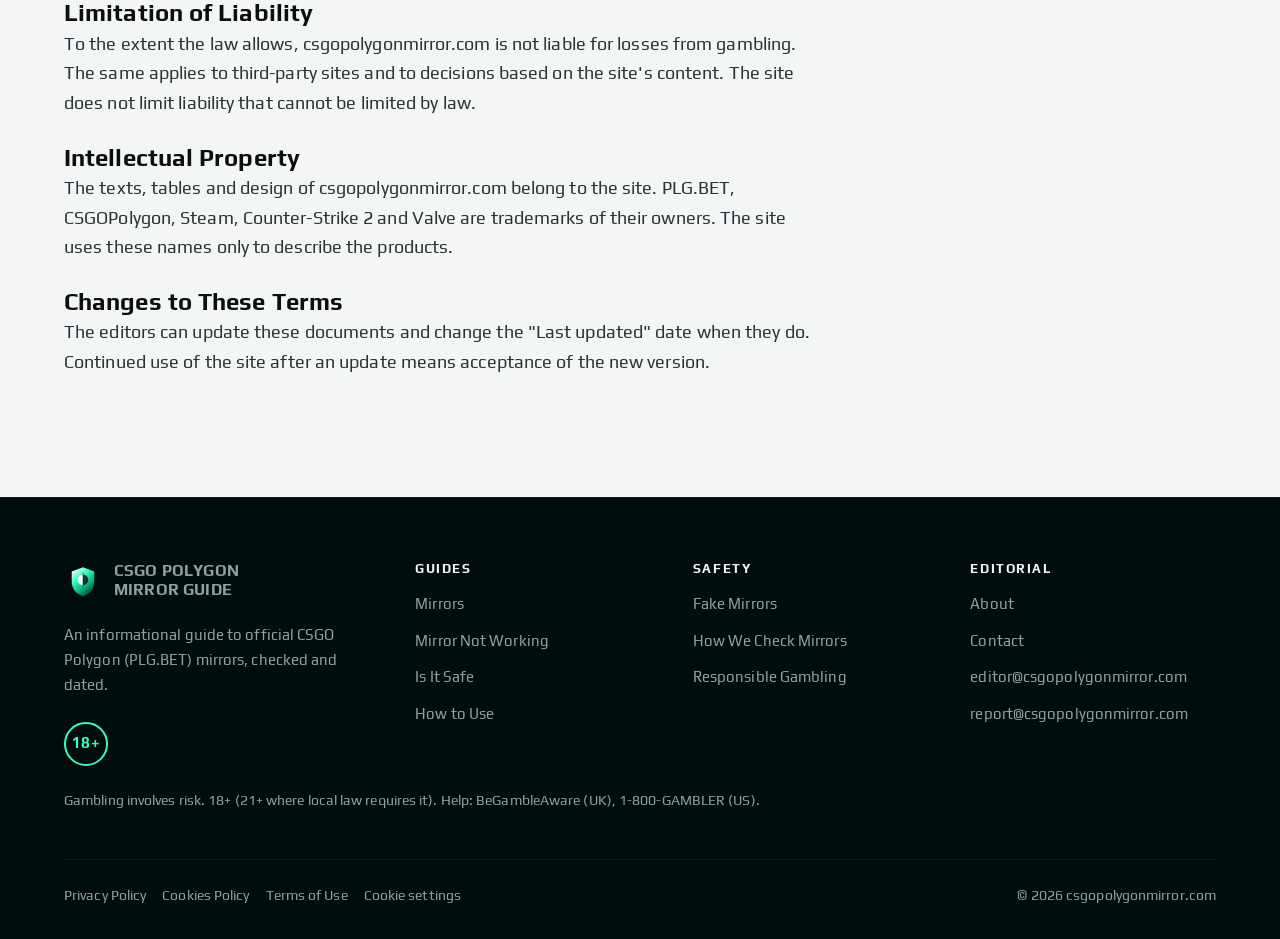
<file: legal/index.html>
<!doctype html>
<html lang="en">
<head>
<meta charset="utf-8">
<meta name="viewport" content="width=device-width, initial-scale=1">
<title>Legal: Privacy Policy, Cookies and Terms of Use 2026</title>
<meta name="description" content="Privacy Policy, Cookies Policy and Terms of Use of csgopolygonmirror.com, an informational guide to CSGO Polygon mirrors.">
<link rel="canonical" href="https://csgopolygonmirror.com/legal/">
<link rel="alternate" type="text/markdown" href="index.md">
<meta name="robots" content="noindex, follow">
<link rel="alternate" hreflang="en" href="https://csgopolygonmirror.com/legal/">
<link rel="alternate" hreflang="x-default" href="https://csgopolygonmirror.com/legal/">
<meta property="og:type" content="website">
<meta property="og:title" content="Legal: Privacy Policy, Cookies and Terms of Use 2026">
<meta property="og:description" content="Privacy Policy, Cookies Policy and Terms of Use of csgopolygonmirror.com, an informational guide to CSGO Polygon mirrors.">
<meta property="og:url" content="https://csgopolygonmirror.com/legal/">
<meta property="og:image" content="https://csgopolygonmirror.com/og-image.png">
<meta property="og:site_name" content="CSGO Polygon Mirror Guide">
<meta property="og:locale" content="en_US">
<meta name="twitter:card" content="summary_large_image">
<meta name="twitter:title" content="Legal: Privacy Policy, Cookies and Terms of Use 2026">
<meta name="twitter:description" content="Privacy Policy, Cookies Policy and Terms of Use of csgopolygonmirror.com, an informational guide to CSGO Polygon mirrors.">
<meta name="twitter:image" content="https://csgopolygonmirror.com/og-image.png">
<meta name="theme-color" content="#010C0F">
<link rel="icon" href="../favicon.svg" type="image/svg+xml">
<link rel="icon" href="../favicon.ico" sizes="32x32">
<link rel="apple-touch-icon" href="../apple-touch-icon.png">
<link rel="manifest" href="../site.webmanifest">
<link rel="preload" href="../assets/fonts/play-latin-400-normal.woff2" as="font" type="font/woff2" crossorigin>
<link rel="stylesheet" href="../assets/css/main.css">
<script type="application/ld+json">
{
  "@context": "https://schema.org",
  "@graph": [
    {
      "@type": "Organization",
      "@id": "https://csgopolygonmirror.com/#organization",
      "name": "CSGO Polygon Mirror Guide",
      "url": "https://csgopolygonmirror.com/",
      "logo": "https://csgopolygonmirror.com/icon-512.png",
      "email": "editor@csgopolygonmirror.com",
      "foundingDate": "2026",
      "contactPoint": [
        { "@type": "ContactPoint", "contactType": "editorial", "email": "editor@csgopolygonmirror.com" },
        { "@type": "ContactPoint", "contactType": "fake mirror reports", "email": "report@csgopolygonmirror.com" }
      ]
    },
    {
      "@type": "WebSite",
      "@id": "https://csgopolygonmirror.com/#website",
      "name": "CSGO Polygon Mirror Guide",
      "url": "https://csgopolygonmirror.com/",
      "inLanguage": "en",
      "publisher": { "@id": "https://csgopolygonmirror.com/#organization" }
    },
    {
      "@type": "WebPage",
      "@id": "https://csgopolygonmirror.com/legal/#webpage",
      "name": "Legal: Privacy Policy, Cookies and Terms of Use 2026",
      "description": "Privacy Policy, Cookies Policy and Terms of Use of csgopolygonmirror.com, an informational guide to CSGO Polygon mirrors.",
      "url": "https://csgopolygonmirror.com/legal/",
      "inLanguage": "en",
      "isPartOf": { "@id": "https://csgopolygonmirror.com/#website" },
      "datePublished": "2026-09-25",
      "dateModified": "2026-09-25",
      "breadcrumb": { "@id": "https://csgopolygonmirror.com/legal/#breadcrumb" }
    },
    {
      "@type": "BreadcrumbList",
      "@id": "https://csgopolygonmirror.com/legal/#breadcrumb",
      "itemListElement": [
        { "@type": "ListItem", "position": 1, "name": "Mirrors", "item": "https://csgopolygonmirror.com/" },
        { "@type": "ListItem", "position": 2, "name": "Legal" }
      ]
    }
  ]
}
</script>
</head>
<body>
<a class="skip-link" href="#main">Skip to content</a>

<header class="site-header">
  <div class="container site-header__inner">
    <a class="brand" href="../">
      <img class="brand__mark" src="../favicon.svg" alt="" width="38" height="38">
      <span class="brand__name">CSGO Polygon Mirror Guide</span>
    </a>
    <button class="nav-toggle" type="button" aria-expanded="false" aria-controls="site-nav" aria-label="Open menu">
      <svg class="icon icon--open" aria-hidden="true"><use href="../assets/icons/sprite.svg#menu"></use></svg>
      <svg class="icon icon--close" aria-hidden="true"><use href="../assets/icons/sprite.svg#x"></use></svg>
    </button>
    <nav class="nav" id="site-nav" aria-label="Main">
      <ul class="nav__list">
        <li><a class="nav__link" href="../">Mirrors</a></li>
        <li><a class="nav__link" href="../mirror-not-working/">Not Working</a></li>
        <li><a class="nav__link" href="../fake-polygon-mirrors/">Fake Mirrors</a></li>
        <li><a class="nav__link" href="../is-polygon-mirror-safe/">Is It Safe</a></li>
        <li><a class="nav__link" href="../using-polygon-mirror/">How to Use</a></li>
      </ul>
      <a class="btn btn--primary btn--sm header__cta" href="https://plg.bet/" target="_blank" rel="noopener">Official site</a>
    </nav>
    <a class="btn btn--primary btn--sm header__cta" href="https://plg.bet/" target="_blank" rel="noopener">Official site</a>
  </div>
</header>

<main id="main">

  <section class="hero section--tight">
    <div class="streaks" aria-hidden="true"></div>
    <div class="container">
      <nav class="breadcrumbs" aria-label="Breadcrumb">
        <ol>
          <li><a href="../">Mirrors</a></li>
          <li><svg class="icon" aria-hidden="true"><use href="../assets/icons/sprite.svg#chevron-right"></use></svg><span aria-current="page">Legal</span></li>
        </ol>
      </nav>

      <h1 class="hero__title"><span class="mint">CSGO Polygon Mirror</span> Guide: Legal Information</h1>
    </div>
  </section>

  <section class="section section--light">
    <div class="container">
      <div class="layout-toc">
        <div class="prose">
          <p>The Legal Information page contains the Privacy Policy, the Cookies Policy and the Terms of Use of csgopolygonmirror.com. Questions about any of the three documents go to <a class="mail-link" href="mailto:editor@csgopolygonmirror.com">editor@csgopolygonmirror.com</a>.</p>

          <h2 id="privacy-policy">Privacy Policy</h2>

          <h3>Who Is Responsible for Your Data</h3>
          <p>The csgopolygonmirror.com editorial team is responsible for personal data collected on this site. Readers can contact the team at <a class="mail-link" href="mailto:editor@csgopolygonmirror.com">editor@csgopolygonmirror.com</a> about any privacy request.</p>

          <h3>What Data We Collect</h3>
          <div class="table-wrap">
            <table>
              <caption class="visually-hidden">Data collected, purpose and retention</caption>
              <thead><tr><th scope="col">Data</th><th scope="col">When</th><th scope="col">Purpose</th><th scope="col">Kept for</th></tr></thead>
              <tbody>
                <tr><th scope="row">Email address</th><td>Only if you add it to a form or write to us</td><td>Replying to your message</td><td>12 months after the last message</td></tr>
                <tr><th scope="row">Form content and screenshots</th><td>When you send a report or correction</td><td>Checking the report</td><td>12 months</td></tr>
                <tr><th scope="row">Server logs: IP address, browser, pages visited</th><td>Every visit</td><td>Security and abuse prevention</td><td>30 days</td></tr>
                <tr><th scope="row">Cookie consent choice</th><td>When you answer the cookie banner</td><td>Remembering your choice</td><td>12 months</td></tr>
              </tbody>
            </table>
          </div>

          <div class="callout">
            <span class="tile"><svg class="icon" aria-hidden="true"><use href="../assets/icons/sprite.svg#lock"></use></svg></span>
            <div>
              <p>csgopolygonmirror.com does not collect Steam credentials, account data, payment data or identity documents. The site has no login and no user accounts.</p>
            </div>
          </div>

          <h3>Legal Basis</h3>
          <p>The site processes form data with your consent and server logs under a legitimate interest in site security. Readers in the UK and the EU have rights under the GDPR and the UK GDPR. The rights cover access, correction, deletion, restriction, objection and data portability. Readers can also complain to their national data protection authority.</p>

          <h3>Sharing</h3>
          <p>csgopolygonmirror.com does not sell personal data. The hosting provider processes server logs on the site's behalf. The site shares data with authorities only when the law requires it.</p>

          <h2 id="cookies-policy">Cookies Policy</h2>
          <p>csgopolygonmirror.com uses a small number of cookies and asks for consent before any cookie that is not strictly necessary.</p>

          <div class="table-wrap">
            <table>
              <caption class="visually-hidden">Cookie types and consent</caption>
              <thead><tr><th scope="col">Cookie type</th><th scope="col">Purpose</th><th scope="col">Consent needed</th></tr></thead>
              <tbody>
                <tr><th scope="row">Strictly necessary</th><td>Stores the cookie banner choice</td><td>No</td></tr>
                <tr><th scope="row">Analytics</th><td>Counts visits without identifying readers</td><td>Yes</td></tr>
              </tbody>
            </table>
          </div>

          <p>Readers can change their choice at any time through the <a href="#" data-cookie-open>Cookie settings</a> link in the footer. Blocking all cookies in the browser does not break the site.</p>

          <h2 id="terms-of-use">Terms of Use</h2>

          <h3>What the Site Is</h3>
          <p>csgopolygonmirror.com is an informational guide about official CSGO Polygon mirrors, PLG.BET domains and Steam account safety. The site is not PLG.BET, not an official mirror and not a gambling operator. The site does not offer games, bets, deposits or withdrawals.</p>

          <h3>Age and Local Law</h3>
          <p>The site is for readers aged 18+ (21+ where local law requires it). Readers are responsible for checking whether online gambling and skin gambling are legal where they live. Nothing on the site is an invitation to gamble where gambling is prohibited.</p>

          <h3>Accuracy of Information</h3>
          <p>The editors check every mirror and every figure against named sources and show the check date. Domains, license details and operator terms can change without notice. Readers should confirm current details in official PLG.BET channels before acting on them.</p>

          <div class="callout callout--warn">
            <span class="tile tile--warn"><svg class="icon" aria-hidden="true"><use href="../assets/icons/sprite.svg#scale"></use></svg></span>
            <div>
              <p class="callout__title">No financial or legal advice</p>
              <p>The content of csgopolygonmirror.com is general information, not financial, legal or tax advice. Gambling involves the risk of losing money, and past results do not predict future outcomes.</p>
            </div>
          </div>

          <h3>Third-Party Sites</h3>
          <p>The site links to PLG.BET. The operators of linked sites are responsible for their content, terms and data practices. PLG.BET account questions go to PLG.BET support.</p>

          <h3>Limitation of Liability</h3>
          <p>To the extent the law allows, csgopolygonmirror.com is not liable for losses from gambling. The same applies to third-party sites and to decisions based on the site's content. The site does not limit liability that cannot be limited by law.</p>

          <h3>Intellectual Property</h3>
          <p>The texts, tables and design of csgopolygonmirror.com belong to the site. PLG.BET, CSGOPolygon, Steam, Counter-Strike 2 and Valve are trademarks of their owners. The site uses these names only to describe the products.</p>

          <h3>Changes to These Terms</h3>
          <p>The editors can update these documents and change the "Last updated" date when they do. Continued use of the site after an update means acceptance of the new version.</p>
        </div>

        <aside class="toc" id="toc" aria-label="On this page">
          <p class="toc__title">On this page</p>
          <ol>
            <li><a href="#privacy-policy">Privacy Policy</a></li>
            <li><a href="#cookies-policy">Cookies Policy</a></li>
            <li><a href="#terms-of-use">Terms of Use</a></li>
          </ol>
        </aside>
      </div>
    </div>
  </section>
</main>

<footer class="site-footer">
  <div class="container">
    <div class="footer__grid">
      <div class="footer__col footer__brand">
        <a class="brand" href="../">
          <img class="brand__mark" src="../favicon.svg" alt="" width="38" height="38">
          <span class="brand__name">CSGO Polygon Mirror Guide</span>
        </a>
        <p>An informational guide to official CSGO Polygon (PLG.BET) mirrors, checked and dated.</p>
        <span class="age-badge">18+</span>
      </div>
      <div class="footer__col">
        <h2>Guides</h2>
        <ul>
          <li><a href="../">Mirrors</a></li>
          <li><a href="../mirror-not-working/">Mirror Not Working</a></li>
          <li><a href="../is-polygon-mirror-safe/">Is It Safe</a></li>
          <li><a href="../using-polygon-mirror/">How to Use</a></li>
        </ul>
      </div>
      <div class="footer__col">
        <h2>Safety</h2>
        <ul>
          <li><a href="../fake-polygon-mirrors/">Fake Mirrors</a></li>
          <li><a href="../how-we-check-mirrors/">How We Check Mirrors</a></li>
          <li><a href="../responsible-gambling/">Responsible Gambling</a></li>
        </ul>
      </div>
      <div class="footer__col">
        <h2>Editorial</h2>
        <ul>
          <li><a href="../about/">About</a></li>
          <li><a href="../contact/">Contact</a></li>
          <li><a class="mail-link" href="mailto:editor@csgopolygonmirror.com">editor@csgopolygonmirror.com</a></li>
          <li><a class="mail-link" href="mailto:report@csgopolygonmirror.com">report@csgopolygonmirror.com</a></li>
        </ul>
      </div>
    </div>
    <p class="rg-line">Gambling involves risk. 18+ (21+ where local law requires it). Help: BeGambleAware (UK), 1-800-GAMBLER (US).</p>
    <div class="footer__bottom">
      <ul class="footer__legal">
        <li><a href="#privacy-policy">Privacy Policy</a></li>
        <li><a href="#cookies-policy">Cookies Policy</a></li>
        <li><a href="#terms-of-use">Terms of Use</a></li>
        <li><a href="#" data-cookie-open>Cookie settings</a></li>
      </ul>
      <p style="margin:0">&copy; 2026 csgopolygonmirror.com</p>
    </div>
  </div>
</footer>

<div class="sticky-cta">
  <span class="sticky-cta__age">18+</span>
  <a class="btn btn--primary btn--sm" href="https://plg.bet/" target="_blank" rel="noopener">Open the official site</a>
</div>

<div class="cookie" id="cookie-banner" role="dialog" aria-live="polite" aria-label="Cookie preferences">
  <div class="cookie__body">
    <p class="cookie__title">Cookies on this site</p>
    <p class="cookie__text">Only necessary storage runs by default. Nothing else loads until you choose.</p>
  </div>
  <div class="cookie__actions">
    <button class="btn btn--primary btn--sm" type="button" data-cookie="accept">Accept</button>
    <button class="btn btn--ghost btn--sm" type="button" data-cookie="reject">Reject</button>
    <button class="btn btn--ghost btn--sm" type="button" data-cookie="settings" aria-expanded="false" aria-controls="cookie-settings">Settings</button>
  </div>
  <div class="cookie__settings" id="cookie-settings">
    <div class="switch-row">
      <input type="checkbox" id="cookie-necessary" checked disabled>
      <label for="cookie-necessary">Necessary: required for the mirror list and your cookie choice. Always on.</label>
    </div>
    <div class="switch-row">
      <input type="checkbox" id="cookie-analytics">
      <label for="cookie-analytics">Analytics: not used on this site today. Turning this on only stores your preference.</label>
    </div>
    <button class="btn btn--primary btn--sm" type="button" data-cookie="save">Save choices</button>
  </div>
</div>

<script src="../assets/js/ui.js" defer></script>
</body>
</html>
</file>
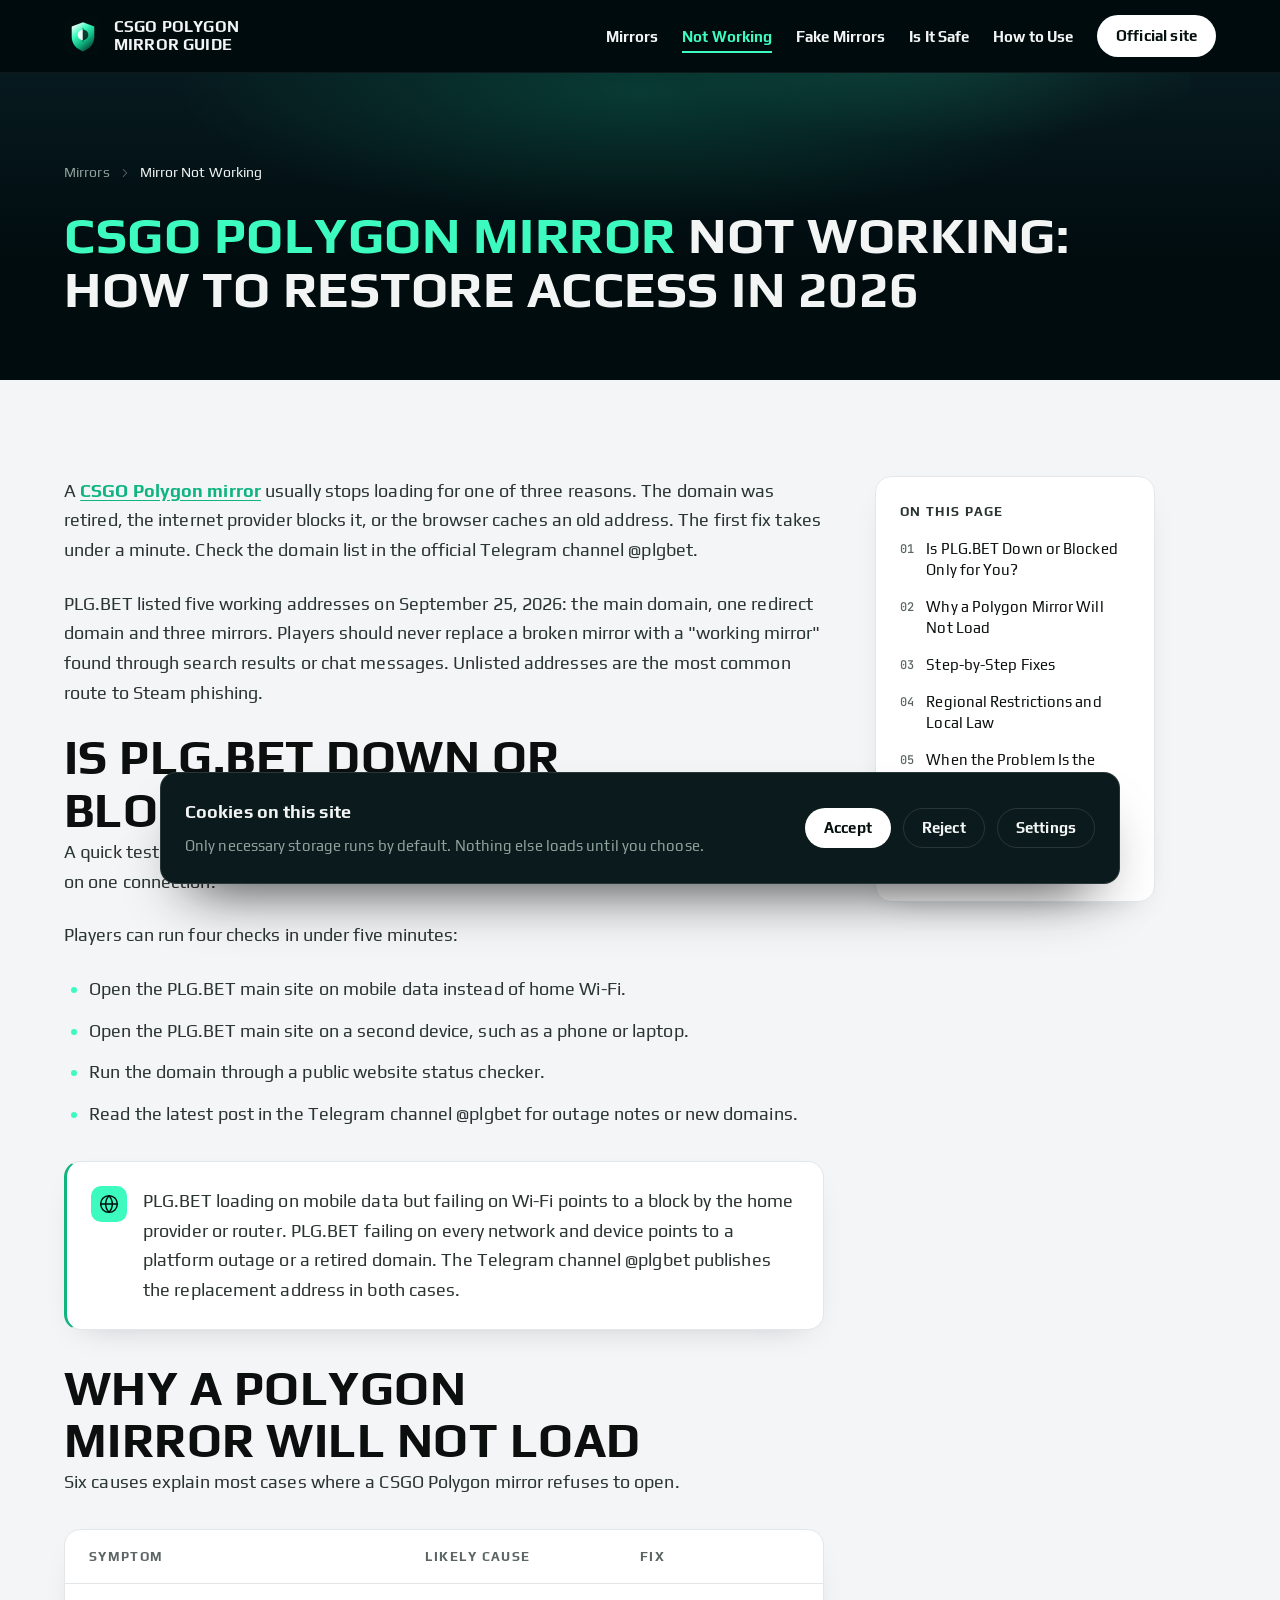
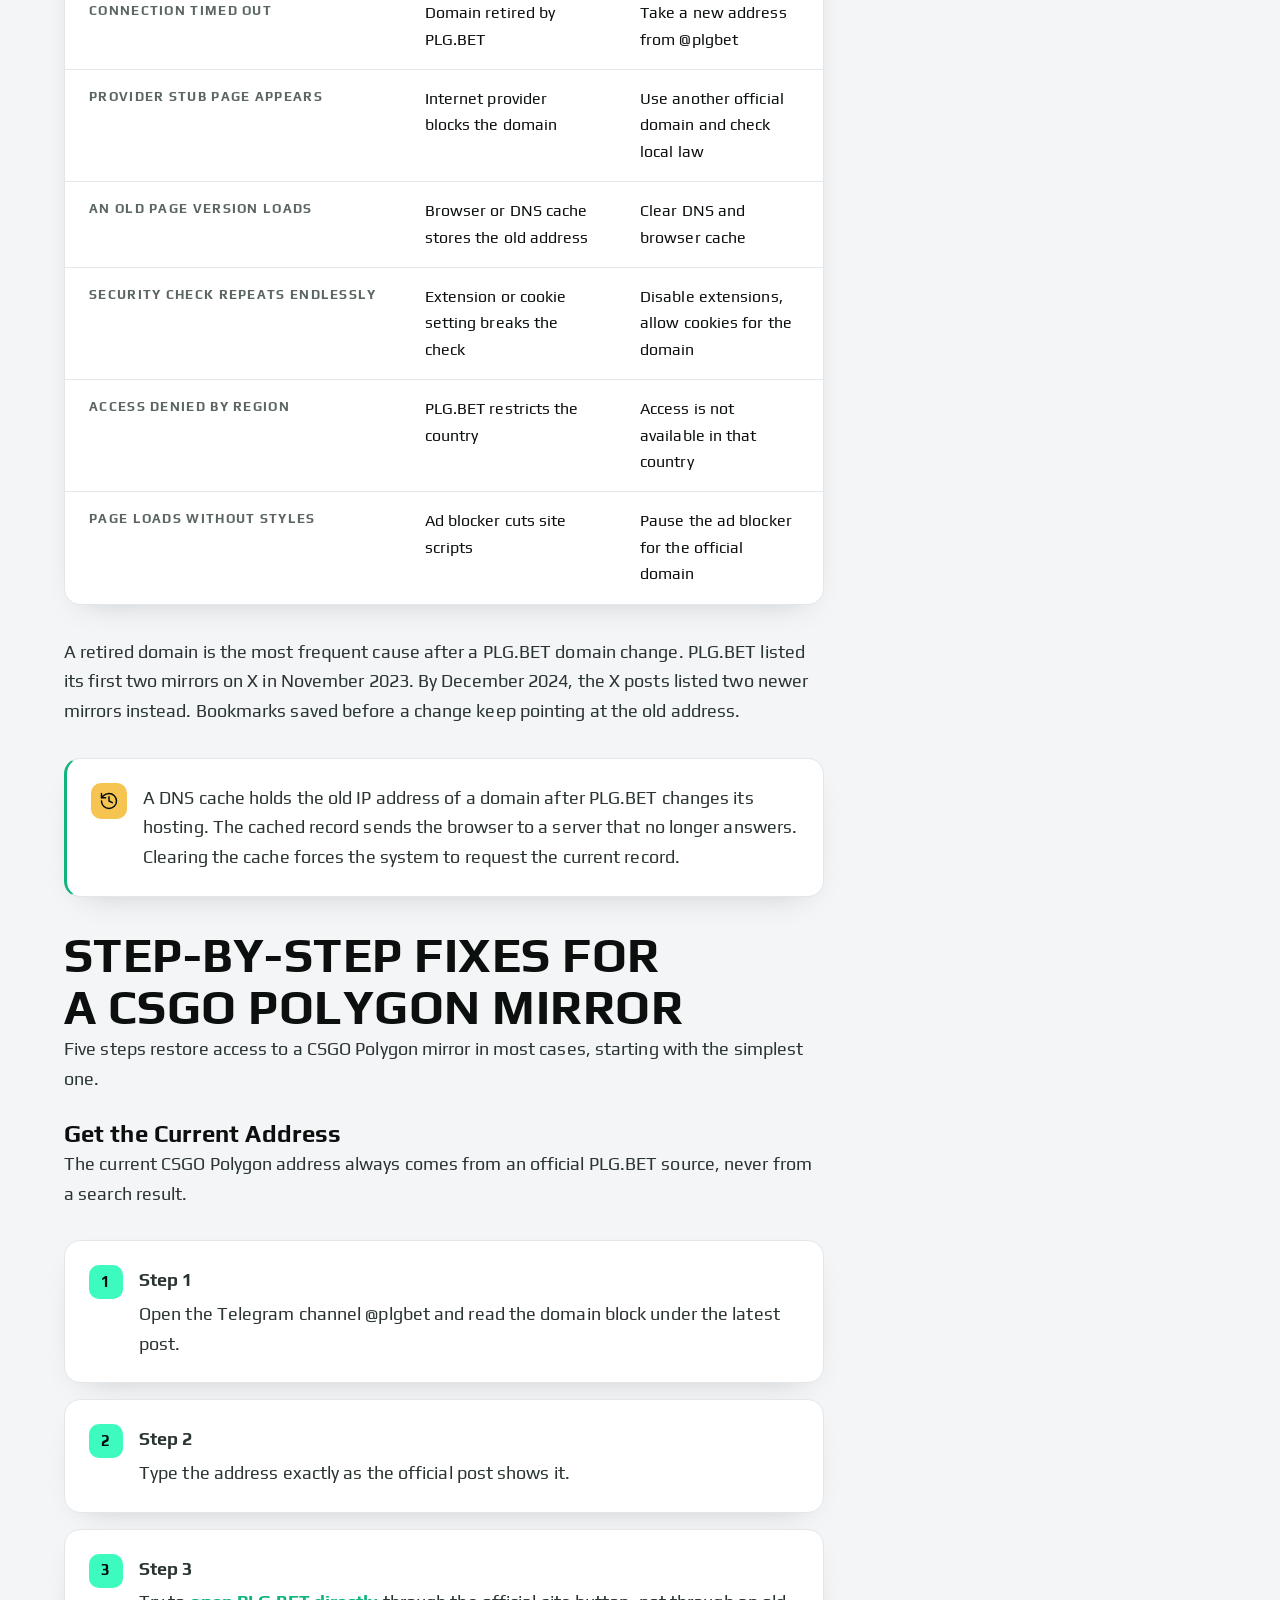
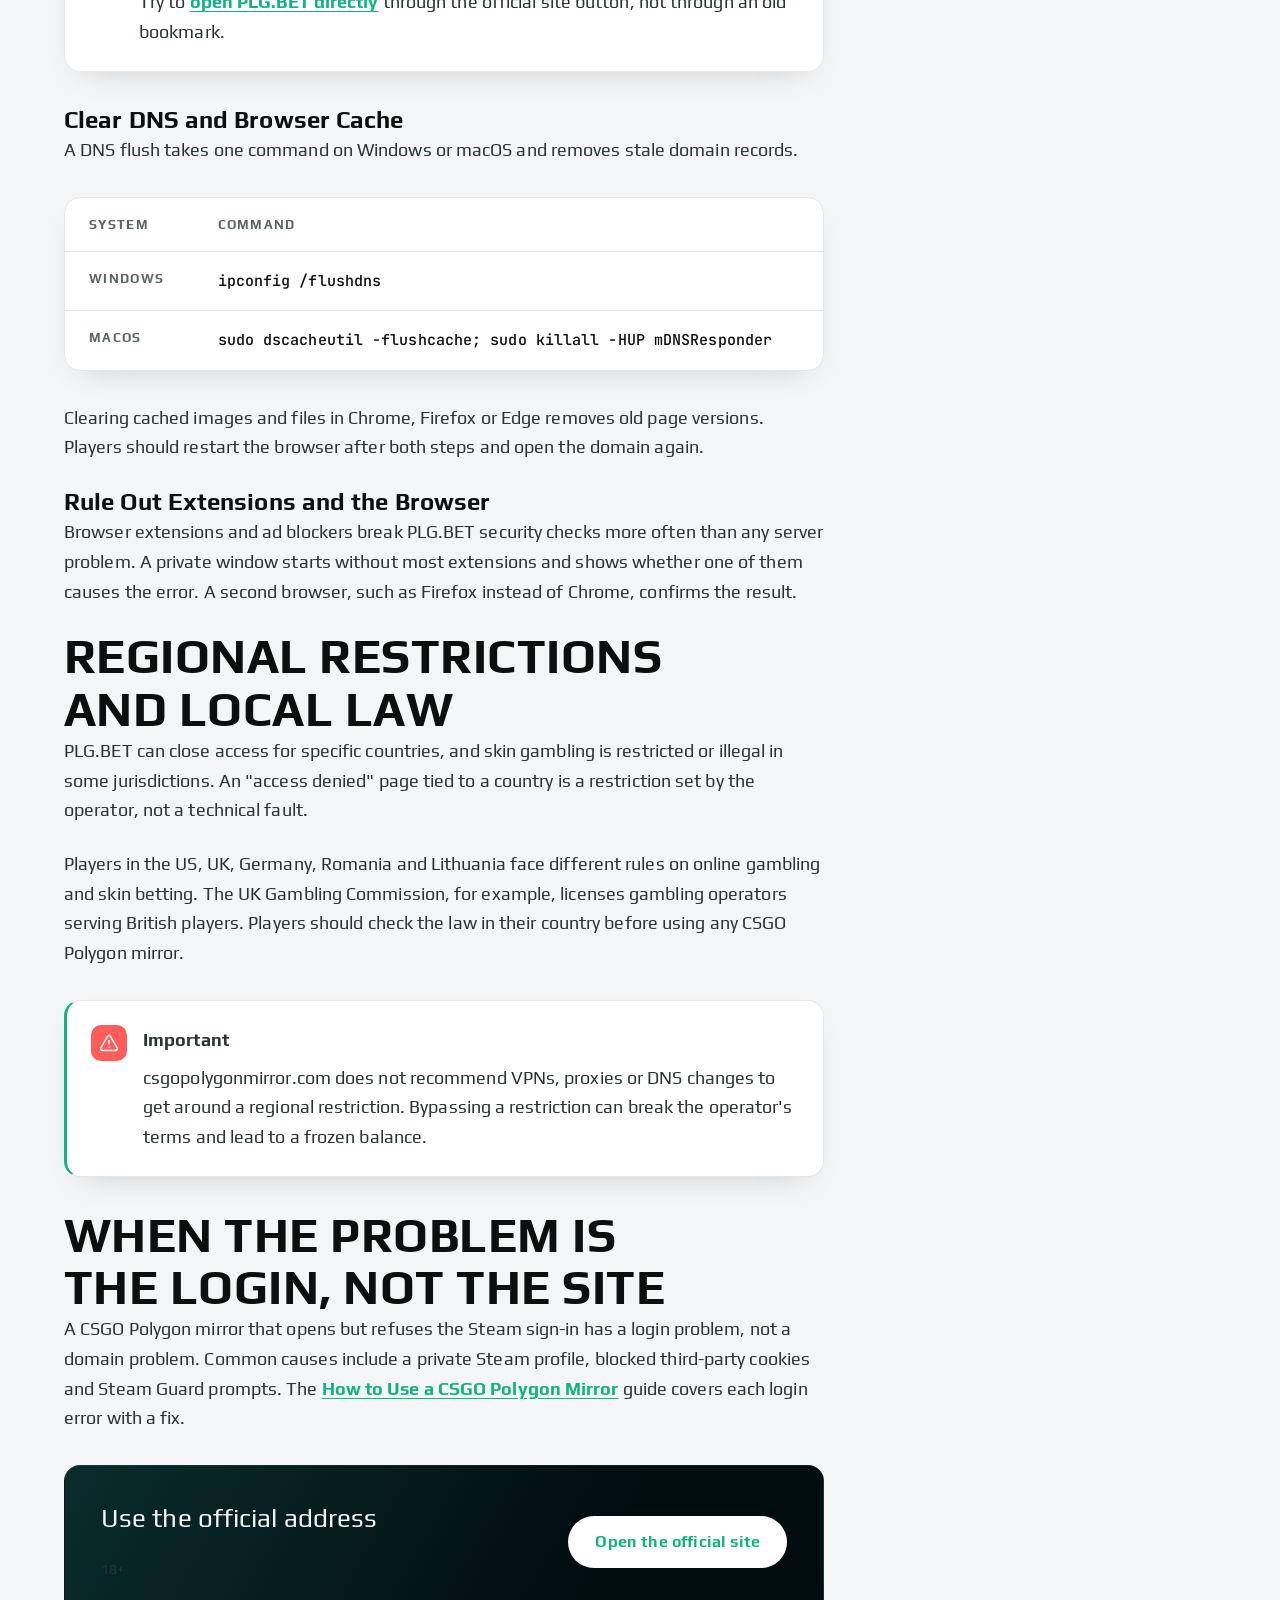
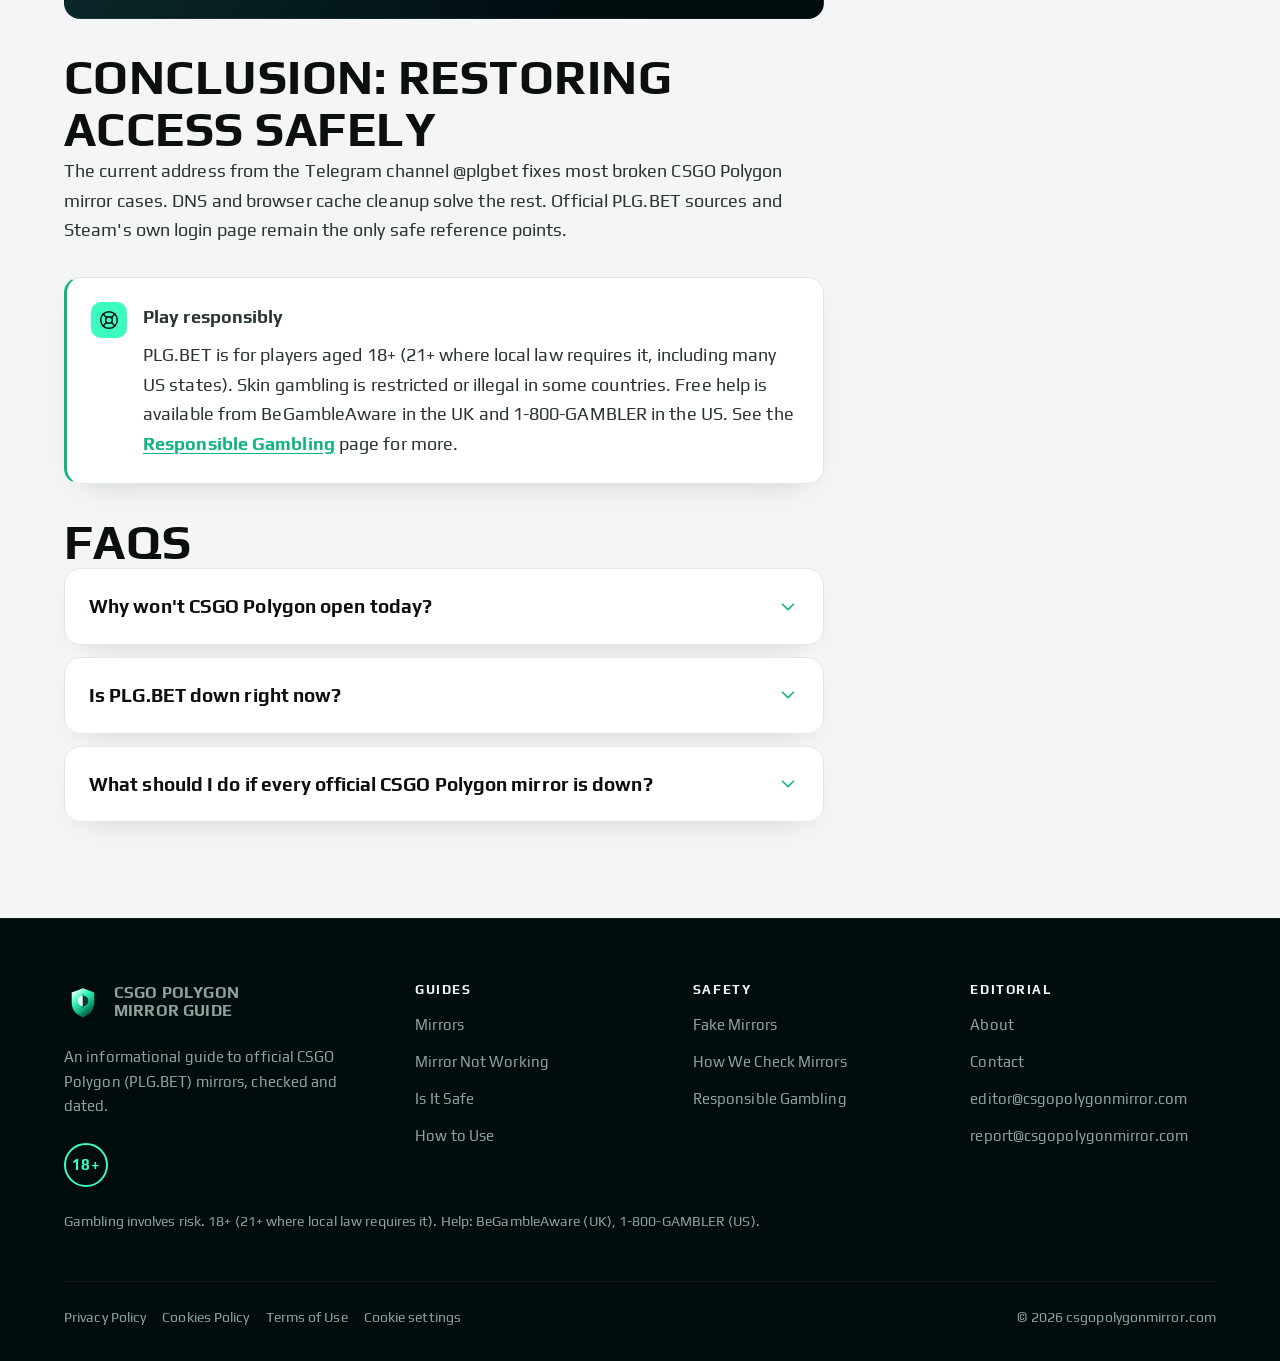
<file: mirror-not-working/index.html>
<!doctype html>
<html lang="en">
<head>
<meta charset="utf-8">
<meta name="viewport" content="width=device-width, initial-scale=1">
<title>CSGO Polygon Mirror Not Working? 6 Causes and Fixes (2026)</title>
<meta name="description" content="A CSGO Polygon mirror stops loading when the domain is retired, blocked or cached. Find the working PLG.BET address and fix DNS and browser issues.">
<link rel="canonical" href="https://csgopolygonmirror.com/mirror-not-working/">
<link rel="alternate" type="text/markdown" href="index.md">
<meta name="robots" content="index, follow, max-image-preview:large">
<link rel="alternate" hreflang="en" href="https://csgopolygonmirror.com/mirror-not-working/">
<link rel="alternate" hreflang="x-default" href="https://csgopolygonmirror.com/mirror-not-working/">
<meta property="og:type" content="article">
<meta property="og:title" content="CSGO Polygon Mirror Not Working? 6 Causes and Fixes (2026)">
<meta property="og:description" content="A CSGO Polygon mirror stops loading when the domain is retired, blocked or cached. Find the working PLG.BET address and fix DNS and browser issues.">
<meta property="og:url" content="https://csgopolygonmirror.com/mirror-not-working/">
<meta property="og:image" content="https://csgopolygonmirror.com/og-image.png">
<meta property="og:site_name" content="CSGO Polygon Mirror Guide">
<meta property="og:locale" content="en_US">
<meta name="twitter:card" content="summary_large_image">
<meta name="twitter:title" content="CSGO Polygon Mirror Not Working? 6 Causes and Fixes (2026)">
<meta name="twitter:description" content="A CSGO Polygon mirror stops loading when the domain is retired, blocked or cached. Find the working PLG.BET address and fix DNS and browser issues.">
<meta name="twitter:image" content="https://csgopolygonmirror.com/og-image.png">
<meta name="theme-color" content="#010C0F">
<link rel="icon" href="../favicon.svg" type="image/svg+xml">
<link rel="icon" href="../favicon.ico" sizes="32x32">
<link rel="apple-touch-icon" href="../apple-touch-icon.png">
<link rel="manifest" href="../site.webmanifest">
<link rel="preload" href="../assets/fonts/play-latin-400-normal.woff2" as="font" type="font/woff2" crossorigin>
<link rel="stylesheet" href="../assets/css/main.css">
<script type="application/ld+json">
{
  "@context": "https://schema.org",
  "@graph": [
    {
      "@type": "Organization",
      "@id": "https://csgopolygonmirror.com/#organization",
      "name": "CSGO Polygon Mirror Guide",
      "url": "https://csgopolygonmirror.com/",
      "logo": "https://csgopolygonmirror.com/icon-512.png",
      "email": "editor@csgopolygonmirror.com",
      "foundingDate": "2026",
      "contactPoint": [
        { "@type": "ContactPoint", "contactType": "editorial", "email": "editor@csgopolygonmirror.com" },
        { "@type": "ContactPoint", "contactType": "fake mirror reports", "email": "report@csgopolygonmirror.com" }
      ]
    },
    {
      "@type": "WebSite",
      "@id": "https://csgopolygonmirror.com/#website",
      "name": "CSGO Polygon Mirror Guide",
      "url": "https://csgopolygonmirror.com/",
      "inLanguage": "en",
      "publisher": { "@id": "https://csgopolygonmirror.com/#organization" }
    },
    {
      "@type": "WebPage",
      "@id": "https://csgopolygonmirror.com/mirror-not-working/#webpage",
      "name": "CSGO Polygon Mirror Not Working? 6 Causes and Fixes (2026)",
      "description": "A CSGO Polygon mirror stops loading when the domain is retired, blocked or cached. Find the working PLG.BET address and fix DNS and browser issues.",
      "url": "https://csgopolygonmirror.com/mirror-not-working/",
      "inLanguage": "en",
      "isPartOf": { "@id": "https://csgopolygonmirror.com/#website" },
      "datePublished": "2026-09-25",
      "dateModified": "2026-09-25",
      "primaryImageOfPage": "https://csgopolygonmirror.com/og-image.png",
      "breadcrumb": { "@id": "https://csgopolygonmirror.com/mirror-not-working/#breadcrumb" }
    },
    {
      "@type": "BreadcrumbList",
      "@id": "https://csgopolygonmirror.com/mirror-not-working/#breadcrumb",
      "itemListElement": [
        { "@type": "ListItem", "position": 1, "name": "Mirrors", "item": "https://csgopolygonmirror.com/" },
        { "@type": "ListItem", "position": 2, "name": "Mirror Not Working" }
      ]
    },
    {
      "@type": "Article",
      "@id": "https://csgopolygonmirror.com/mirror-not-working/#article",
      "headline": "CSGO Polygon Mirror Not Working: How to Restore Access in 2026",
      "description": "Six causes and fixes when a CSGO Polygon mirror does not open.",
      "mainEntityOfPage": { "@id": "https://csgopolygonmirror.com/mirror-not-working/#webpage" },
      "datePublished": "2026-09-25",
      "dateModified": "2026-09-25",
      "inLanguage": "en",
      "author": { "@type": "Person", "@id": "https://csgopolygonmirror.com/about/#alex-voss", "name": "Alex Voss" },
      "reviewedBy": { "@type": "Person", "@id": "https://csgopolygonmirror.com/about/#daniel-kerr", "name": "Daniel Kerr" },
      "publisher": { "@id": "https://csgopolygonmirror.com/#organization" }
    },
    {
      "@type": "HowTo",
      "@id": "https://csgopolygonmirror.com/mirror-not-working/#howto",
      "name": "Step-by-Step Fixes for a CSGO Polygon Mirror",
      "description": "Five steps restore access to a CSGO Polygon mirror in most cases, starting with the simplest one.",
      "inLanguage": "en",
      "step": [
        { "@type": "HowToStep", "position": 1, "name": "Read the domain block in @plgbet", "text": "Open the Telegram channel @plgbet and read the domain block under the latest post." },
        { "@type": "HowToStep", "position": 2, "name": "Type the address exactly", "text": "Type the address exactly as the official post shows it." },
        { "@type": "HowToStep", "position": 3, "name": "Open the official site directly", "text": "Try to open PLG.BET directly through the official site button, not through an old bookmark." },
        { "@type": "HowToStep", "position": 4, "name": "Clear DNS and browser cache", "text": "Flush the DNS cache with ipconfig /flushdns on Windows or sudo dscacheutil -flushcache; sudo killall -HUP mDNSResponder on macOS, then clear cached images and files and restart the browser." },
        { "@type": "HowToStep", "position": 5, "name": "Rule out extensions and the browser", "text": "Open a private window without extensions, then confirm the result in a second browser such as Firefox instead of Chrome." }
      ]
    },
    {
      "@type": "FAQPage",
      "@id": "https://csgopolygonmirror.com/mirror-not-working/#faq",
      "mainEntity": [
        {
          "@type": "Question",
          "name": "Why won't CSGO Polygon open today?",
          "acceptedAnswer": { "@type": "Answer", "text": "CSGO Polygon usually fails to open because the saved domain was retired or blocked by the internet provider. The Telegram channel @plgbet shows the working PLG.BET address. Clearing the DNS cache fixes cases where the browser still uses an old record." }
        },
        {
          "@type": "Question",
          "name": "Is PLG.BET down right now?",
          "acceptedAnswer": { "@type": "Answer", "text": "PLG.BET is down for everyone only when three tests fail. The site fails on mobile data, on a second device and in a status checker. The Telegram channel @plgbet posts outage notes and replacement domains." }
        },
        {
          "@type": "Question",
          "name": "What should I do if every official CSGO Polygon mirror is down?",
          "acceptedAnswer": { "@type": "Answer", "text": "Players should wait for a new address in the Telegram channel @plgbet or on X @PLGBET. Unlisted mirrors from search results or chat messages are not a safe replacement, because phishing copies target players during outages." }
        }
      ]
    }
  ]
}
</script>
</head>
<body>
<a class="skip-link" href="#main">Skip to content</a>

<header class="site-header">
  <div class="container site-header__inner">
    <a class="brand" href="../">
      <img class="brand__mark" src="../favicon.svg" alt="" width="38" height="38">
      <span class="brand__name">CSGO Polygon Mirror Guide</span>
    </a>
    <button class="nav-toggle" type="button" aria-expanded="false" aria-controls="site-nav" aria-label="Open menu">
      <svg class="icon icon--open" aria-hidden="true"><use href="../assets/icons/sprite.svg#menu"></use></svg>
      <svg class="icon icon--close" aria-hidden="true"><use href="../assets/icons/sprite.svg#x"></use></svg>
    </button>
    <nav class="nav" id="site-nav" aria-label="Main">
      <ul class="nav__list">
        <li><a class="nav__link" href="../">Mirrors</a></li>
        <li><a class="nav__link" href="./" aria-current="page">Not Working</a></li>
        <li><a class="nav__link" href="../fake-polygon-mirrors/">Fake Mirrors</a></li>
        <li><a class="nav__link" href="../is-polygon-mirror-safe/">Is It Safe</a></li>
        <li><a class="nav__link" href="../using-polygon-mirror/">How to Use</a></li>
      </ul>
      <a class="btn btn--primary btn--sm header__cta" href="https://plg.bet/" target="_blank" rel="noopener">Official site</a>
    </nav>
    <a class="btn btn--primary btn--sm header__cta" href="https://plg.bet/" target="_blank" rel="noopener">Official site</a>
  </div>
</header>

<main id="main">

  <section class="hero section--tight">
    <div class="streaks" aria-hidden="true"></div>
    <div class="container">
      <nav class="breadcrumbs" aria-label="Breadcrumb">
        <ol>
          <li><a href="../">Mirrors</a></li>
          <li><svg class="icon" aria-hidden="true"><use href="../assets/icons/sprite.svg#chevron-right"></use></svg><span aria-current="page">Mirror Not Working</span></li>
        </ol>
      </nav>

      <h1 class="hero__title"><span class="mint">CSGO Polygon Mirror</span> Not Working: How to Restore Access in 2026</h1>
    </div>
  </section>

  <section class="section section--light">
    <div class="container">
      <div class="layout-toc">
        <div class="prose">
          <p>A <a href="../">CSGO Polygon mirror</a> usually stops loading for one of three reasons. The domain was retired, the internet provider blocks it, or the browser caches an old address. The first fix takes under a minute. Check the domain list in the official Telegram channel @plgbet.</p>

          <p>PLG.BET listed five working addresses on September 25, 2026: the main domain, one redirect domain and three mirrors. Players should never replace a broken mirror with a "working mirror" found through search results or chat messages. Unlisted addresses are the most common route to Steam phishing.</p>

          <h2 id="down-or-blocked">Is PLG.BET Down or Blocked Only for You?</h2>
          <p>A quick test on a second network shows whether PLG.BET is down for everyone or blocked only on one connection.</p>
          <p>Players can run four checks in under five minutes:</p>
          <ul>
            <li>Open the PLG.BET main site on mobile data instead of home Wi-Fi.</li>
            <li>Open the PLG.BET main site on a second device, such as a phone or laptop.</li>
            <li>Run the domain through a public website status checker.</li>
            <li>Read the latest post in the Telegram channel @plgbet for outage notes or new domains.</li>
          </ul>

          <div class="callout">
            <span class="tile"><svg class="icon" aria-hidden="true"><use href="../assets/icons/sprite.svg#globe"></use></svg></span>
            <div>
              <p>PLG.BET loading on mobile data but failing on Wi-Fi points to a block by the home provider or router. PLG.BET failing on every network and device points to a platform outage or a retired domain. The Telegram channel @plgbet publishes the replacement address in both cases.</p>
            </div>
          </div>

          <h2 id="why-not-load">Why a Polygon Mirror Will Not Load</h2>
          <p>Six causes explain most cases where a CSGO Polygon mirror refuses to open.</p>

          <div class="table-wrap">
            <table>
              <caption class="visually-hidden">Symptoms, causes and fixes</caption>
              <thead><tr><th scope="col">Symptom</th><th scope="col">Likely cause</th><th scope="col">Fix</th></tr></thead>
              <tbody>
                <tr><th scope="row">Connection timed out</th><td>Domain retired by PLG.BET</td><td>Take a new address from @plgbet</td></tr>
                <tr><th scope="row">Provider stub page appears</th><td>Internet provider blocks the domain</td><td>Use another official domain and check local law</td></tr>
                <tr><th scope="row">An old page version loads</th><td>Browser or DNS cache stores the old address</td><td>Clear DNS and browser cache</td></tr>
                <tr><th scope="row">Security check repeats endlessly</th><td>Extension or cookie setting breaks the check</td><td>Disable extensions, allow cookies for the domain</td></tr>
                <tr><th scope="row">Access denied by region</th><td>PLG.BET restricts the country</td><td>Access is not available in that country</td></tr>
                <tr><th scope="row">Page loads without styles</th><td>Ad blocker cuts site scripts</td><td>Pause the ad blocker for the official domain</td></tr>
              </tbody>
            </table>
          </div>

          <p>A retired domain is the most frequent cause after a PLG.BET domain change. PLG.BET listed its first two mirrors on X in November 2023. By December 2024, the X posts listed two newer mirrors instead. Bookmarks saved before a change keep pointing at the old address.</p>

          <div class="callout callout--warn">
            <span class="tile tile--warn"><svg class="icon" aria-hidden="true"><use href="../assets/icons/sprite.svg#history"></use></svg></span>
            <div>
              <p>A DNS cache holds the old IP address of a domain after PLG.BET changes its hosting. The cached record sends the browser to a server that no longer answers. Clearing the cache forces the system to request the current record.</p>
            </div>
          </div>

          <h2 id="step-by-step">Step-by-Step Fixes for a CSGO Polygon Mirror</h2>
          <p>Five steps restore access to a CSGO Polygon mirror in most cases, starting with the simplest one.</p>

          <h3>Get the Current Address</h3>
          <p>The current CSGO Polygon address always comes from an official PLG.BET source, never from a search result.</p>

          <ol class="stepper">
            <li><span class="step-num">1</span><div class="step-body"><p><span class="step-title">Step 1</span>Open the Telegram channel @plgbet and read the domain block under the latest post.</p></div></li>
            <li><span class="step-num">2</span><div class="step-body"><p><span class="step-title">Step 2</span>Type the address exactly as the official post shows it.</p></div></li>
            <li><span class="step-num">3</span><div class="step-body"><p><span class="step-title">Step 3</span>Try to <a href="https://plg.bet/" target="_blank" rel="noopener">open PLG.BET directly</a> through the official site button, not through an old bookmark.</p></div></li>
          </ol>

          <h3>Clear DNS and Browser Cache</h3>
          <p>A DNS flush takes one command on Windows or macOS and removes stale domain records.</p>

          <div class="table-wrap">
            <table>
              <caption class="visually-hidden">DNS flush commands</caption>
              <thead><tr><th scope="col">System</th><th scope="col">Command</th></tr></thead>
              <tbody>
                <tr><th scope="row">Windows</th><td><code>ipconfig /flushdns</code></td></tr>
                <tr><th scope="row">macOS</th><td><code>sudo dscacheutil -flushcache; sudo killall -HUP mDNSResponder</code></td></tr>
              </tbody>
            </table>
          </div>

          <p>Clearing cached images and files in Chrome, Firefox or Edge removes old page versions. Players should restart the browser after both steps and open the domain again.</p>

          <h3>Rule Out Extensions and the Browser</h3>
          <p>Browser extensions and ad blockers break PLG.BET security checks more often than any server problem. A private window starts without most extensions and shows whether one of them causes the error. A second browser, such as Firefox instead of Chrome, confirms the result.</p>

          <h2 id="regional">Regional Restrictions and Local Law</h2>
          <p>PLG.BET can close access for specific countries, and skin gambling is restricted or illegal in some jurisdictions. An "access denied" page tied to a country is a restriction set by the operator, not a technical fault.</p>
          <p>Players in the US, UK, Germany, Romania and Lithuania face different rules on online gambling and skin betting. The UK Gambling Commission, for example, licenses gambling operators serving British players. Players should check the law in their country before using any CSGO Polygon mirror.</p>

          <div class="callout callout--danger">
            <span class="tile tile--danger"><svg class="icon" aria-hidden="true"><use href="../assets/icons/sprite.svg#triangle-alert"></use></svg></span>
            <div>
              <p class="callout__title">Important</p>
              <p>csgopolygonmirror.com does not recommend VPNs, proxies or DNS changes to get around a regional restriction. Bypassing a restriction can break the operator's terms and lead to a frozen balance.</p>
            </div>
          </div>

          <h2 id="login-problem">When the Problem Is the Login, Not the Site</h2>
          <p>A CSGO Polygon mirror that opens but refuses the Steam sign-in has a login problem, not a domain problem. Common causes include a private Steam profile, blocked third-party cookies and Steam Guard prompts. The <a href="../using-polygon-mirror/">How to Use a CSGO Polygon Mirror</a> guide covers each login error with a fix.</p>

          <div class="cta">
            <div class="cta__body">
              <p class="cta__title">Use the official address</p>
              <p class="cta__note">18+</p>
            </div>
            <a class="btn btn--primary" href="https://plg.bet/" target="_blank" rel="noopener">Open the official site</a>
          </div>

          <h2 id="conclusion">Conclusion: Restoring Access Safely</h2>
          <p>The current address from the Telegram channel @plgbet fixes most broken CSGO Polygon mirror cases. DNS and browser cache cleanup solve the rest. Official PLG.BET sources and Steam's own login page remain the only safe reference points.</p>

          <div class="callout">
            <span class="tile"><svg class="icon" aria-hidden="true"><use href="../assets/icons/sprite.svg#life-buoy"></use></svg></span>
            <div>
              <p class="callout__title">Play responsibly</p>
              <p>PLG.BET is for players aged 18+ (21+ where local law requires it, including many US states). Skin gambling is restricted or illegal in some countries. Free help is available from BeGambleAware in the UK and 1-800-GAMBLER in the US. See the <a href="../responsible-gambling/">Responsible Gambling</a> page for more.</p>
            </div>
          </div>


          <h2 id="faqs">FAQs</h2>
          <div class="faq">
            <details>
              <summary><h3>Why won't CSGO Polygon open today?</h3><svg class="icon" aria-hidden="true"><use href="../assets/icons/sprite.svg#chevron-down"></use></svg></summary>
              <div class="faq__answer"><p>CSGO Polygon usually fails to open because the saved domain was retired or blocked by the internet provider. The Telegram channel @plgbet shows the working PLG.BET address. Clearing the DNS cache fixes cases where the browser still uses an old record.</p></div>
            </details>
            <details>
              <summary><h3>Is PLG.BET down right now?</h3><svg class="icon" aria-hidden="true"><use href="../assets/icons/sprite.svg#chevron-down"></use></svg></summary>
              <div class="faq__answer"><p>PLG.BET is down for everyone only when three tests fail. The site fails on mobile data, on a second device and in a status checker. The Telegram channel @plgbet posts outage notes and replacement domains.</p></div>
            </details>
            <details>
              <summary><h3>What should I do if every official CSGO Polygon mirror is down?</h3><svg class="icon" aria-hidden="true"><use href="../assets/icons/sprite.svg#chevron-down"></use></svg></summary>
              <div class="faq__answer"><p>Players should wait for a new address in the Telegram channel @plgbet or on X @PLGBET. Unlisted mirrors from search results or chat messages are not a safe replacement, because phishing copies target players during outages.</p></div>
            </details>
          </div>
        </div>

        <aside class="toc" id="toc" aria-label="On this page">
          <p class="toc__title">On this page</p>
          <ol>
            <li><a href="#down-or-blocked">Is PLG.BET Down or Blocked Only for You?</a></li>
            <li><a href="#why-not-load">Why a Polygon Mirror Will Not Load</a></li>
            <li><a href="#step-by-step">Step-by-Step Fixes</a></li>
            <li><a href="#regional">Regional Restrictions and Local Law</a></li>
            <li><a href="#login-problem">When the Problem Is the Login</a></li>
            <li><a href="#conclusion">Conclusion</a></li>
            <li><a href="#faqs">FAQs</a></li>
          </ol>
        </aside>
      </div>
    </div>
  </section>
</main>

<footer class="site-footer">
  <div class="container">
    <div class="footer__grid">
      <div class="footer__col footer__brand">
        <a class="brand" href="../">
          <img class="brand__mark" src="../favicon.svg" alt="" width="38" height="38">
          <span class="brand__name">CSGO Polygon Mirror Guide</span>
        </a>
        <p>An informational guide to official CSGO Polygon (PLG.BET) mirrors, checked and dated.</p>
        <span class="age-badge">18+</span>
      </div>
      <div class="footer__col">
        <h2>Guides</h2>
        <ul>
          <li><a href="../">Mirrors</a></li>
          <li><a href="./">Mirror Not Working</a></li>
          <li><a href="../is-polygon-mirror-safe/">Is It Safe</a></li>
          <li><a href="../using-polygon-mirror/">How to Use</a></li>
        </ul>
      </div>
      <div class="footer__col">
        <h2>Safety</h2>
        <ul>
          <li><a href="../fake-polygon-mirrors/">Fake Mirrors</a></li>
          <li><a href="../how-we-check-mirrors/">How We Check Mirrors</a></li>
          <li><a href="../responsible-gambling/">Responsible Gambling</a></li>
        </ul>
      </div>
      <div class="footer__col">
        <h2>Editorial</h2>
        <ul>
          <li><a href="../about/">About</a></li>
          <li><a href="../contact/">Contact</a></li>
          <li><a class="mail-link" href="mailto:editor@csgopolygonmirror.com">editor@csgopolygonmirror.com</a></li>
          <li><a class="mail-link" href="mailto:report@csgopolygonmirror.com">report@csgopolygonmirror.com</a></li>
        </ul>
      </div>
    </div>
    <p class="rg-line">Gambling involves risk. 18+ (21+ where local law requires it). Help: BeGambleAware (UK), 1-800-GAMBLER (US).</p>
    <div class="footer__bottom">
      <ul class="footer__legal">
        <li><a href="../legal/#privacy-policy">Privacy Policy</a></li>
        <li><a href="../legal/#cookies-policy">Cookies Policy</a></li>
        <li><a href="../legal/#terms-of-use">Terms of Use</a></li>
        <li><a href="#" data-cookie-open>Cookie settings</a></li>
      </ul>
      <p style="margin:0">&copy; 2026 csgopolygonmirror.com</p>
    </div>
  </div>
</footer>

<div class="sticky-cta">
  <span class="sticky-cta__age">18+</span>
  <a class="btn btn--primary btn--sm" href="https://plg.bet/" target="_blank" rel="noopener">Open the official site</a>
</div>

<div class="cookie" id="cookie-banner" role="dialog" aria-live="polite" aria-label="Cookie preferences">
  <div class="cookie__body">
    <p class="cookie__title">Cookies on this site</p>
    <p class="cookie__text">Only necessary storage runs by default. Nothing else loads until you choose.</p>
  </div>
  <div class="cookie__actions">
    <button class="btn btn--primary btn--sm" type="button" data-cookie="accept">Accept</button>
    <button class="btn btn--ghost btn--sm" type="button" data-cookie="reject">Reject</button>
    <button class="btn btn--ghost btn--sm" type="button" data-cookie="settings" aria-expanded="false" aria-controls="cookie-settings">Settings</button>
  </div>
  <div class="cookie__settings" id="cookie-settings">
    <div class="switch-row">
      <input type="checkbox" id="cookie-necessary" checked disabled>
      <label for="cookie-necessary">Necessary: required for the mirror list, copy buttons and your cookie choice. Always on.</label>
    </div>
    <div class="switch-row">
      <input type="checkbox" id="cookie-analytics">
      <label for="cookie-analytics">Analytics: not used on this site today. Turning this on only stores your preference.</label>
    </div>
    <button class="btn btn--primary btn--sm" type="button" data-cookie="save">Save choices</button>
  </div>
</div>

<script src="../assets/js/ui.js" defer></script>
</body>
</html>
</file>
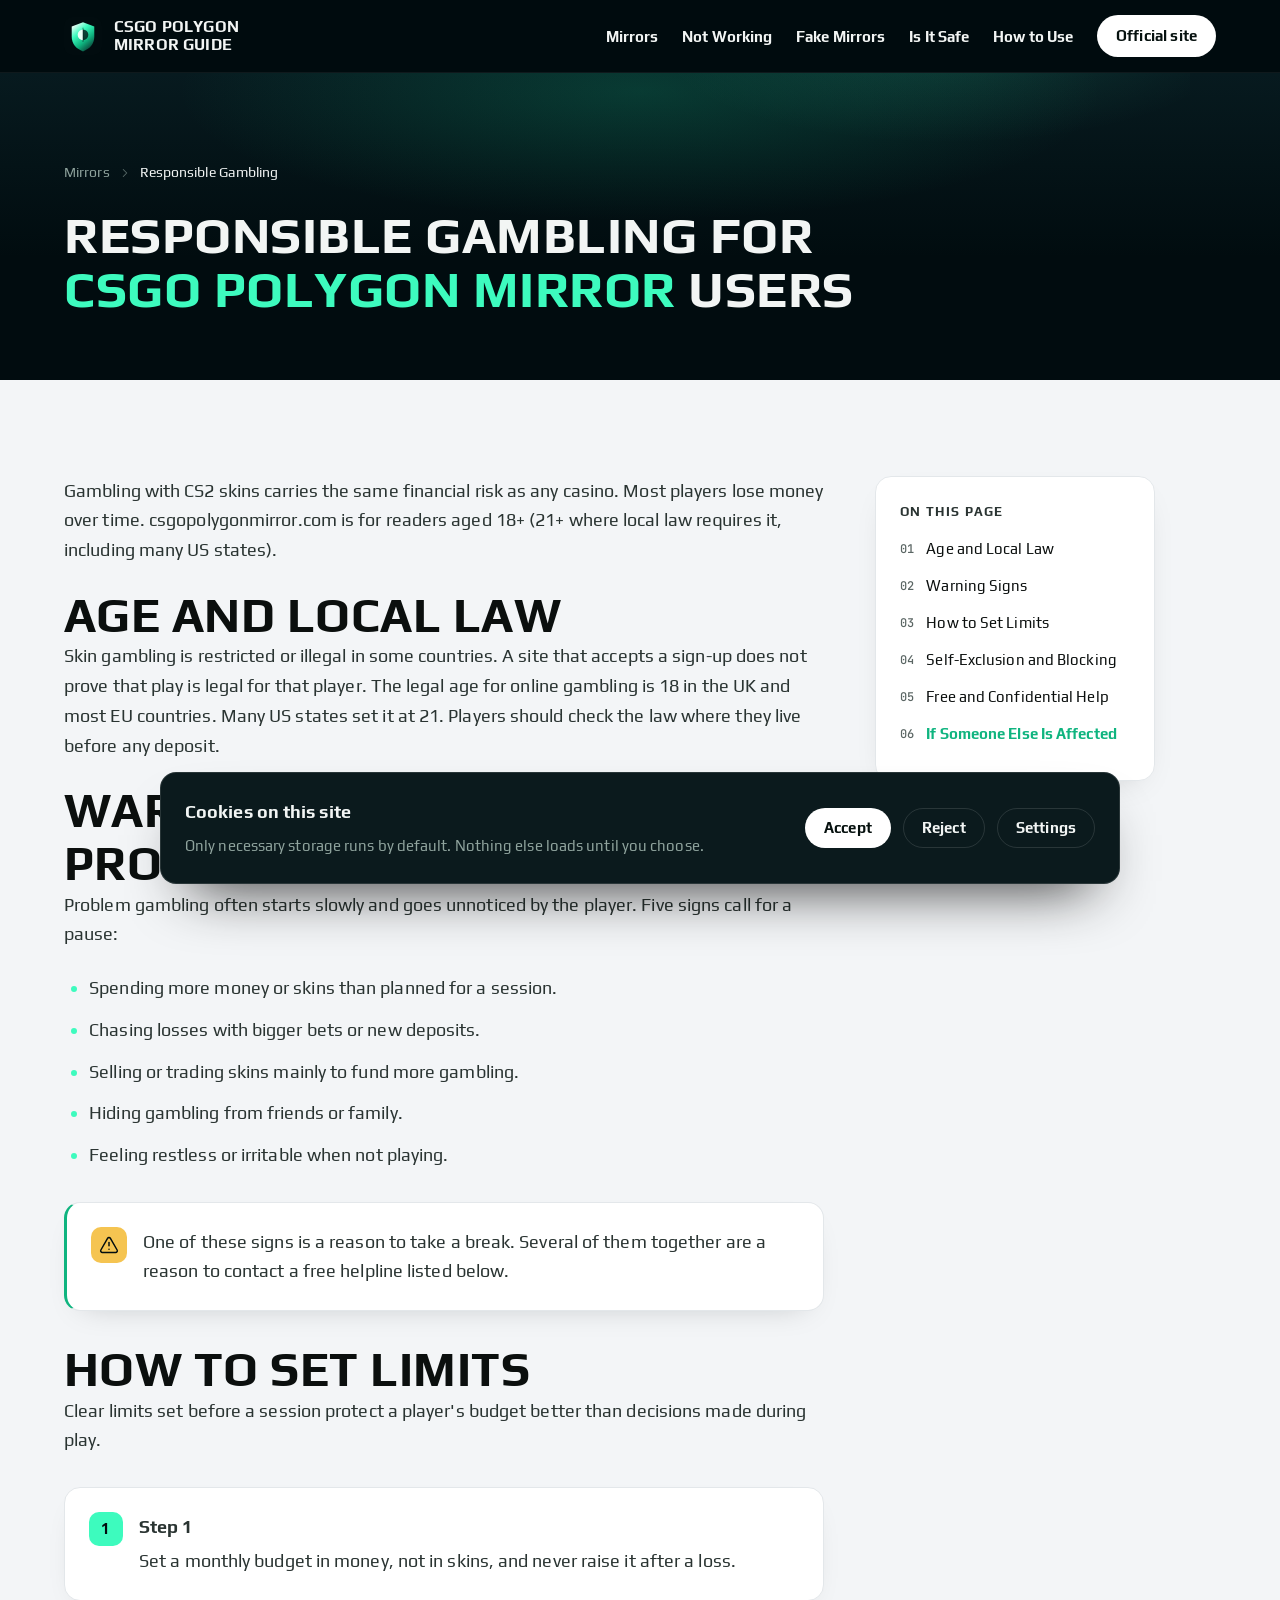
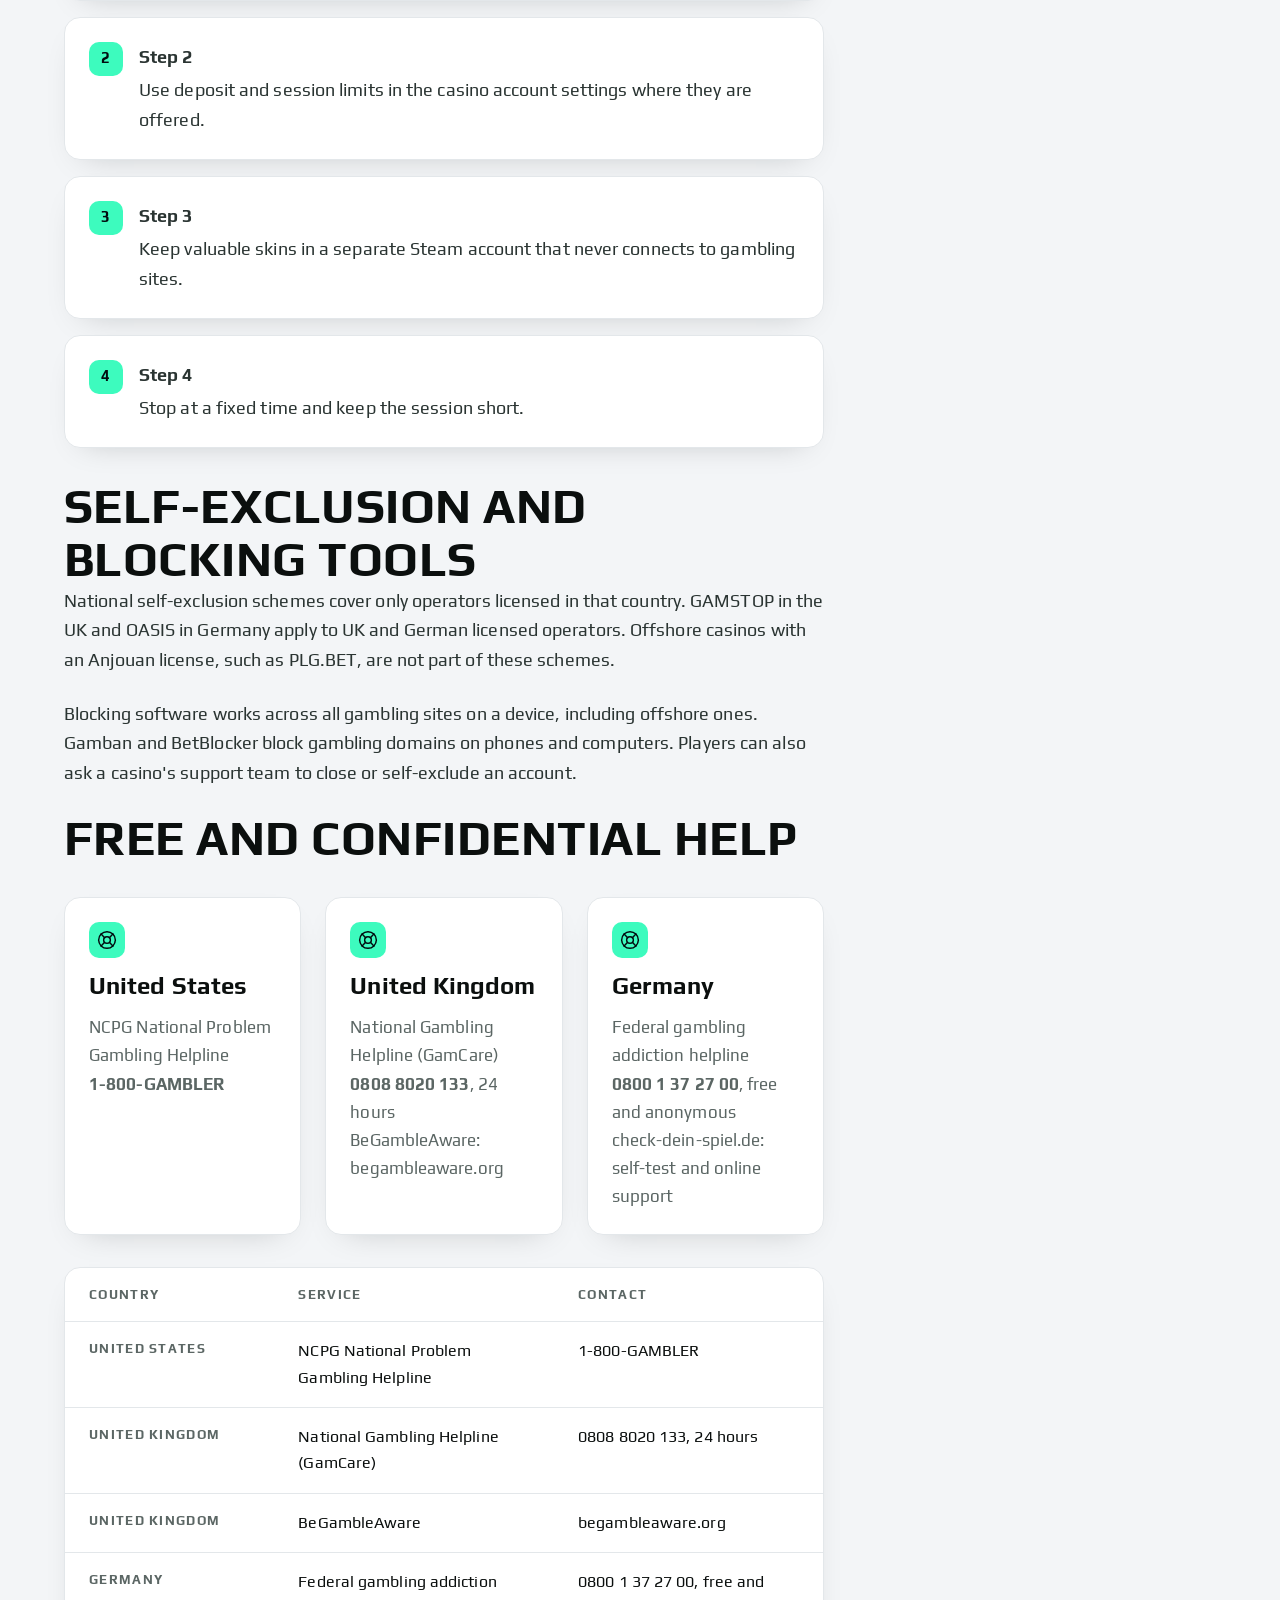
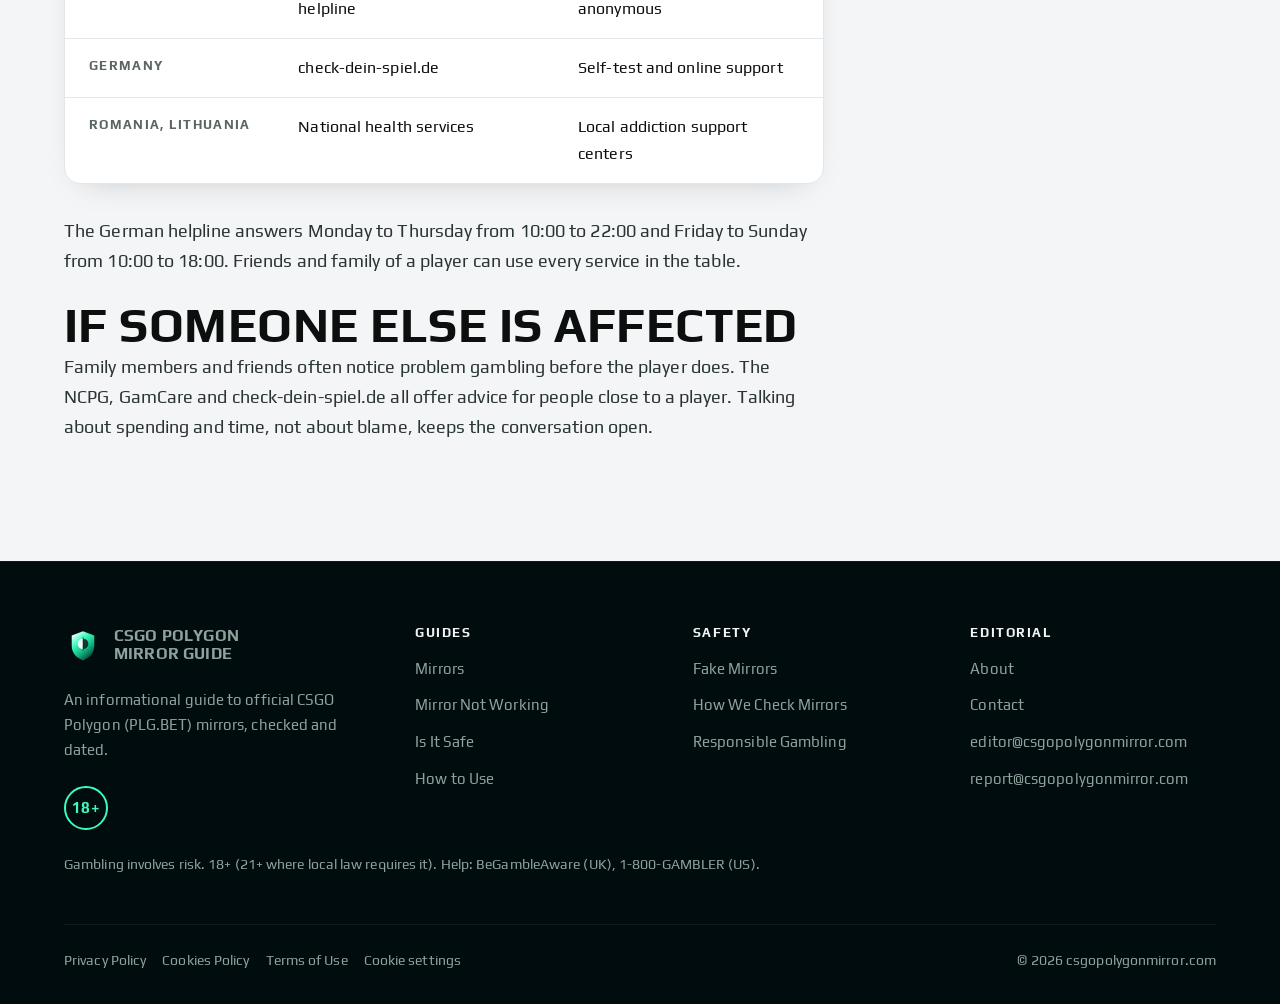
<file: responsible-gambling/index.html>
<!doctype html>
<html lang="en">
<head>
<meta charset="utf-8">
<meta name="viewport" content="width=device-width, initial-scale=1">
<title>Responsible Gambling for CS2 Players: Limits and Help 2026</title>
<meta name="description" content="Skin gambling carries real financial risk. Learn the warning signs, set limits and find free help in the US, UK and Germany.">
<link rel="canonical" href="https://csgopolygonmirror.com/responsible-gambling/">
<link rel="alternate" type="text/markdown" href="index.md">
<meta name="robots" content="index, follow, max-image-preview:large">
<link rel="alternate" hreflang="en" href="https://csgopolygonmirror.com/responsible-gambling/">
<link rel="alternate" hreflang="x-default" href="https://csgopolygonmirror.com/responsible-gambling/">
<meta property="og:type" content="article">
<meta property="og:title" content="Responsible Gambling for CS2 Players: Limits and Help 2026">
<meta property="og:description" content="Skin gambling carries real financial risk. Learn the warning signs, set limits and find free help in the US, UK and Germany.">
<meta property="og:url" content="https://csgopolygonmirror.com/responsible-gambling/">
<meta property="og:image" content="https://csgopolygonmirror.com/og-image.png">
<meta property="og:site_name" content="CSGO Polygon Mirror Guide">
<meta property="og:locale" content="en_US">
<meta name="twitter:card" content="summary_large_image">
<meta name="twitter:title" content="Responsible Gambling for CS2 Players: Limits and Help 2026">
<meta name="twitter:description" content="Skin gambling carries real financial risk. Learn the warning signs, set limits and find free help in the US, UK and Germany.">
<meta name="twitter:image" content="https://csgopolygonmirror.com/og-image.png">
<meta name="theme-color" content="#010C0F">
<link rel="icon" href="../favicon.svg" type="image/svg+xml">
<link rel="icon" href="../favicon.ico" sizes="32x32">
<link rel="apple-touch-icon" href="../apple-touch-icon.png">
<link rel="manifest" href="../site.webmanifest">
<link rel="preload" href="../assets/fonts/play-latin-400-normal.woff2" as="font" type="font/woff2" crossorigin>
<link rel="stylesheet" href="../assets/css/main.css">
<script type="application/ld+json">
{
  "@context": "https://schema.org",
  "@graph": [
    {
      "@type": "Organization",
      "@id": "https://csgopolygonmirror.com/#organization",
      "name": "CSGO Polygon Mirror Guide",
      "url": "https://csgopolygonmirror.com/",
      "logo": "https://csgopolygonmirror.com/icon-512.png",
      "email": "editor@csgopolygonmirror.com",
      "foundingDate": "2026",
      "contactPoint": [
        { "@type": "ContactPoint", "contactType": "editorial", "email": "editor@csgopolygonmirror.com" },
        { "@type": "ContactPoint", "contactType": "fake mirror reports", "email": "report@csgopolygonmirror.com" }
      ]
    },
    {
      "@type": "WebSite",
      "@id": "https://csgopolygonmirror.com/#website",
      "name": "CSGO Polygon Mirror Guide",
      "url": "https://csgopolygonmirror.com/",
      "inLanguage": "en",
      "publisher": { "@id": "https://csgopolygonmirror.com/#organization" }
    },
    {
      "@type": "WebPage",
      "@id": "https://csgopolygonmirror.com/responsible-gambling/#webpage",
      "name": "Responsible Gambling for CS2 Players: Limits and Help 2026",
      "description": "Skin gambling carries real financial risk. Learn the warning signs, set limits and find free help in the US, UK and Germany.",
      "url": "https://csgopolygonmirror.com/responsible-gambling/",
      "inLanguage": "en",
      "isPartOf": { "@id": "https://csgopolygonmirror.com/#website" },
      "datePublished": "2026-09-25",
      "dateModified": "2026-09-25",
      "primaryImageOfPage": "https://csgopolygonmirror.com/og-image.png",
      "breadcrumb": { "@id": "https://csgopolygonmirror.com/responsible-gambling/#breadcrumb" }
    },
    {
      "@type": "BreadcrumbList",
      "@id": "https://csgopolygonmirror.com/responsible-gambling/#breadcrumb",
      "itemListElement": [
        { "@type": "ListItem", "position": 1, "name": "Mirrors", "item": "https://csgopolygonmirror.com/" },
        { "@type": "ListItem", "position": 2, "name": "Responsible Gambling" }
      ]
    },
    {
      "@type": "Article",
      "@id": "https://csgopolygonmirror.com/responsible-gambling/#article",
      "headline": "Responsible Gambling for CSGO Polygon Mirror Users",
      "description": "Limits, self-exclusion and helplines for US, UK and Germany.",
      "mainEntityOfPage": { "@id": "https://csgopolygonmirror.com/responsible-gambling/#webpage" },
      "datePublished": "2026-09-25",
      "dateModified": "2026-09-25",
      "inLanguage": "en",
      "author": { "@type": "Person", "@id": "https://csgopolygonmirror.com/about/#alex-voss", "name": "Alex Voss" },
      "reviewedBy": { "@type": "Person", "@id": "https://csgopolygonmirror.com/about/#daniel-kerr", "name": "Daniel Kerr" },
      "publisher": { "@id": "https://csgopolygonmirror.com/#organization" }
    }
  ]
}
</script>
</head>
<body>
<a class="skip-link" href="#main">Skip to content</a>

<header class="site-header">
  <div class="container site-header__inner">
    <a class="brand" href="../">
      <img class="brand__mark" src="../favicon.svg" alt="" width="38" height="38">
      <span class="brand__name">CSGO Polygon Mirror Guide</span>
    </a>
    <button class="nav-toggle" type="button" aria-expanded="false" aria-controls="site-nav" aria-label="Open menu">
      <svg class="icon icon--open" aria-hidden="true"><use href="../assets/icons/sprite.svg#menu"></use></svg>
      <svg class="icon icon--close" aria-hidden="true"><use href="../assets/icons/sprite.svg#x"></use></svg>
    </button>
    <nav class="nav" id="site-nav" aria-label="Main">
      <ul class="nav__list">
        <li><a class="nav__link" href="../">Mirrors</a></li>
        <li><a class="nav__link" href="../mirror-not-working/">Not Working</a></li>
        <li><a class="nav__link" href="../fake-polygon-mirrors/">Fake Mirrors</a></li>
        <li><a class="nav__link" href="../is-polygon-mirror-safe/">Is It Safe</a></li>
        <li><a class="nav__link" href="../using-polygon-mirror/">How to Use</a></li>
      </ul>
      <a class="btn btn--primary btn--sm header__cta" href="https://plg.bet/" target="_blank" rel="noopener">Official site</a>
    </nav>
    <a class="btn btn--primary btn--sm header__cta" href="https://plg.bet/" target="_blank" rel="noopener">Official site</a>
  </div>
</header>

<main id="main">

  <section class="hero section--tight">
    <div class="streaks" aria-hidden="true"></div>
    <div class="container">
      <nav class="breadcrumbs" aria-label="Breadcrumb">
        <ol>
          <li><a href="../">Mirrors</a></li>
          <li><svg class="icon" aria-hidden="true"><use href="../assets/icons/sprite.svg#chevron-right"></use></svg><span aria-current="page">Responsible Gambling</span></li>
        </ol>
      </nav>

      <h1 class="hero__title">Responsible Gambling for <span class="mint">CSGO Polygon Mirror</span> Users</h1>
    </div>
  </section>

  <section class="section section--light">
    <div class="container">
      <div class="layout-toc">
        <div class="prose">
          <p>Gambling with CS2 skins carries the same financial risk as any casino. Most players lose money over time. csgopolygonmirror.com is for readers aged 18+ (21+ where local law requires it, including many US states).</p>

          <h2 id="age-and-law">Age and Local Law</h2>
          <p>Skin gambling is restricted or illegal in some countries. A site that accepts a sign-up does not prove that play is legal for that player. The legal age for online gambling is 18 in the UK and most EU countries. Many US states set it at 21. Players should check the law where they live before any deposit.</p>

          <h2 id="warning-signs">Warning Signs of Problem Gambling</h2>
          <p>Problem gambling often starts slowly and goes unnoticed by the player. Five signs call for a pause:</p>
          <ul>
            <li>Spending more money or skins than planned for a session.</li>
            <li>Chasing losses with bigger bets or new deposits.</li>
            <li>Selling or trading skins mainly to fund more gambling.</li>
            <li>Hiding gambling from friends or family.</li>
            <li>Feeling restless or irritable when not playing.</li>
          </ul>

          <div class="callout callout--warn">
            <span class="tile tile--warn"><svg class="icon" aria-hidden="true"><use href="../assets/icons/sprite.svg#triangle-alert"></use></svg></span>
            <div>
              <p>One of these signs is a reason to take a break. Several of them together are a reason to contact a free helpline listed below.</p>
            </div>
          </div>

          <h2 id="limits">How to Set Limits</h2>
          <p>Clear limits set before a session protect a player's budget better than decisions made during play.</p>

          <ol class="stepper">
            <li><span class="step-num">1</span><div class="step-body"><p><span class="step-title">Step 1</span>Set a monthly budget in money, not in skins, and never raise it after a loss.</p></div></li>
            <li><span class="step-num">2</span><div class="step-body"><p><span class="step-title">Step 2</span>Use deposit and session limits in the casino account settings where they are offered.</p></div></li>
            <li><span class="step-num">3</span><div class="step-body"><p><span class="step-title">Step 3</span>Keep valuable skins in a separate Steam account that never connects to gambling sites.</p></div></li>
            <li><span class="step-num">4</span><div class="step-body"><p><span class="step-title">Step 4</span>Stop at a fixed time and keep the session short.</p></div></li>
          </ol>

          <h2 id="self-exclusion">Self-Exclusion and Blocking Tools</h2>
          <p>National self-exclusion schemes cover only operators licensed in that country. GAMSTOP in the UK and OASIS in Germany apply to UK and German licensed operators. Offshore casinos with an Anjouan license, such as PLG.BET, are not part of these schemes.</p>
          <p>Blocking software works across all gambling sites on a device, including offshore ones. Gamban and BetBlocker block gambling domains on phones and computers. Players can also ask a casino's support team to close or self-exclude an account.</p>

          <h2 id="help">Free and Confidential Help</h2>

          <div class="grid grid--3" style="margin-block:var(--s-6)">
            <div class="card card--light">
              <span class="tile"><svg class="icon" aria-hidden="true"><use href="../assets/icons/sprite.svg#life-buoy"></use></svg></span>
              <h3 class="card__title">United States</h3>
              <p class="card__text">NCPG National Problem Gambling Helpline<br><strong>1-800-GAMBLER</strong></p>
            </div>
            <div class="card card--light">
              <span class="tile"><svg class="icon" aria-hidden="true"><use href="../assets/icons/sprite.svg#life-buoy"></use></svg></span>
              <h3 class="card__title">United Kingdom</h3>
              <p class="card__text">National Gambling Helpline (GamCare)<br><strong>0808 8020 133</strong>, 24 hours<br>BeGambleAware: begambleaware.org</p>
            </div>
            <div class="card card--light">
              <span class="tile"><svg class="icon" aria-hidden="true"><use href="../assets/icons/sprite.svg#life-buoy"></use></svg></span>
              <h3 class="card__title">Germany</h3>
              <p class="card__text">Federal gambling addiction helpline<br><strong>0800 1 37 27 00</strong>, free and anonymous<br>check-dein-spiel.de: self-test and online support</p>
            </div>
          </div>

          <div class="table-wrap">
            <table>
              <caption class="visually-hidden">Free help services by country</caption>
              <thead><tr><th scope="col">Country</th><th scope="col">Service</th><th scope="col">Contact</th></tr></thead>
              <tbody>
                <tr><th scope="row">United States</th><td>NCPG National Problem Gambling Helpline</td><td>1-800-GAMBLER</td></tr>
                <tr><th scope="row">United Kingdom</th><td>National Gambling Helpline (GamCare)</td><td>0808 8020 133, 24 hours</td></tr>
                <tr><th scope="row">United Kingdom</th><td>BeGambleAware</td><td>begambleaware.org</td></tr>
                <tr><th scope="row">Germany</th><td>Federal gambling addiction helpline</td><td>0800 1 37 27 00, free and anonymous</td></tr>
                <tr><th scope="row">Germany</th><td>check-dein-spiel.de</td><td>Self-test and online support</td></tr>
                <tr><th scope="row">Romania, Lithuania</th><td>National health services</td><td>Local addiction support centers</td></tr>
              </tbody>
            </table>
          </div>

          <p>The German helpline answers Monday to Thursday from 10:00 to 22:00 and Friday to Sunday from 10:00 to 18:00. Friends and family of a player can use every service in the table.</p>

          <h2 id="someone-else">If Someone Else Is Affected</h2>
          <p>Family members and friends often notice problem gambling before the player does. The NCPG, GamCare and check-dein-spiel.de all offer advice for people close to a player. Talking about spending and time, not about blame, keeps the conversation open.</p>
        </div>

        <aside class="toc" id="toc" aria-label="On this page">
          <p class="toc__title">On this page</p>
          <ol>
            <li><a href="#age-and-law">Age and Local Law</a></li>
            <li><a href="#warning-signs">Warning Signs</a></li>
            <li><a href="#limits">How to Set Limits</a></li>
            <li><a href="#self-exclusion">Self-Exclusion and Blocking</a></li>
            <li><a href="#help">Free and Confidential Help</a></li>
            <li><a href="#someone-else">If Someone Else Is Affected</a></li>
          </ol>
        </aside>
      </div>
    </div>
  </section>
</main>

<footer class="site-footer">
  <div class="container">
    <div class="footer__grid">
      <div class="footer__col footer__brand">
        <a class="brand" href="../">
          <img class="brand__mark" src="../favicon.svg" alt="" width="38" height="38">
          <span class="brand__name">CSGO Polygon Mirror Guide</span>
        </a>
        <p>An informational guide to official CSGO Polygon (PLG.BET) mirrors, checked and dated.</p>
        <span class="age-badge">18+</span>
      </div>
      <div class="footer__col">
        <h2>Guides</h2>
        <ul>
          <li><a href="../">Mirrors</a></li>
          <li><a href="../mirror-not-working/">Mirror Not Working</a></li>
          <li><a href="../is-polygon-mirror-safe/">Is It Safe</a></li>
          <li><a href="../using-polygon-mirror/">How to Use</a></li>
        </ul>
      </div>
      <div class="footer__col">
        <h2>Safety</h2>
        <ul>
          <li><a href="../fake-polygon-mirrors/">Fake Mirrors</a></li>
          <li><a href="../how-we-check-mirrors/">How We Check Mirrors</a></li>
          <li><a href="./">Responsible Gambling</a></li>
        </ul>
      </div>
      <div class="footer__col">
        <h2>Editorial</h2>
        <ul>
          <li><a href="../about/">About</a></li>
          <li><a href="../contact/">Contact</a></li>
          <li><a class="mail-link" href="mailto:editor@csgopolygonmirror.com">editor@csgopolygonmirror.com</a></li>
          <li><a class="mail-link" href="mailto:report@csgopolygonmirror.com">report@csgopolygonmirror.com</a></li>
        </ul>
      </div>
    </div>
    <p class="rg-line">Gambling involves risk. 18+ (21+ where local law requires it). Help: BeGambleAware (UK), 1-800-GAMBLER (US).</p>
    <div class="footer__bottom">
      <ul class="footer__legal">
        <li><a href="../legal/#privacy-policy">Privacy Policy</a></li>
        <li><a href="../legal/#cookies-policy">Cookies Policy</a></li>
        <li><a href="../legal/#terms-of-use">Terms of Use</a></li>
        <li><a href="#" data-cookie-open>Cookie settings</a></li>
      </ul>
      <p style="margin:0">&copy; 2026 csgopolygonmirror.com</p>
    </div>
  </div>
</footer>

<div class="sticky-cta">
  <span class="sticky-cta__age">18+</span>
  <a class="btn btn--primary btn--sm" href="https://plg.bet/" target="_blank" rel="noopener">Open the official site</a>
</div>

<div class="cookie" id="cookie-banner" role="dialog" aria-live="polite" aria-label="Cookie preferences">
  <div class="cookie__body">
    <p class="cookie__title">Cookies on this site</p>
    <p class="cookie__text">Only necessary storage runs by default. Nothing else loads until you choose.</p>
  </div>
  <div class="cookie__actions">
    <button class="btn btn--primary btn--sm" type="button" data-cookie="accept">Accept</button>
    <button class="btn btn--ghost btn--sm" type="button" data-cookie="reject">Reject</button>
    <button class="btn btn--ghost btn--sm" type="button" data-cookie="settings" aria-expanded="false" aria-controls="cookie-settings">Settings</button>
  </div>
  <div class="cookie__settings" id="cookie-settings">
    <div class="switch-row">
      <input type="checkbox" id="cookie-necessary" checked disabled>
      <label for="cookie-necessary">Necessary: required for the mirror list and your cookie choice. Always on.</label>
    </div>
    <div class="switch-row">
      <input type="checkbox" id="cookie-analytics">
      <label for="cookie-analytics">Analytics: not used on this site today. Turning this on only stores your preference.</label>
    </div>
    <button class="btn btn--primary btn--sm" type="button" data-cookie="save">Save choices</button>
  </div>
</div>

<script src="../assets/js/ui.js" defer></script>
</body>
</html>
</file>
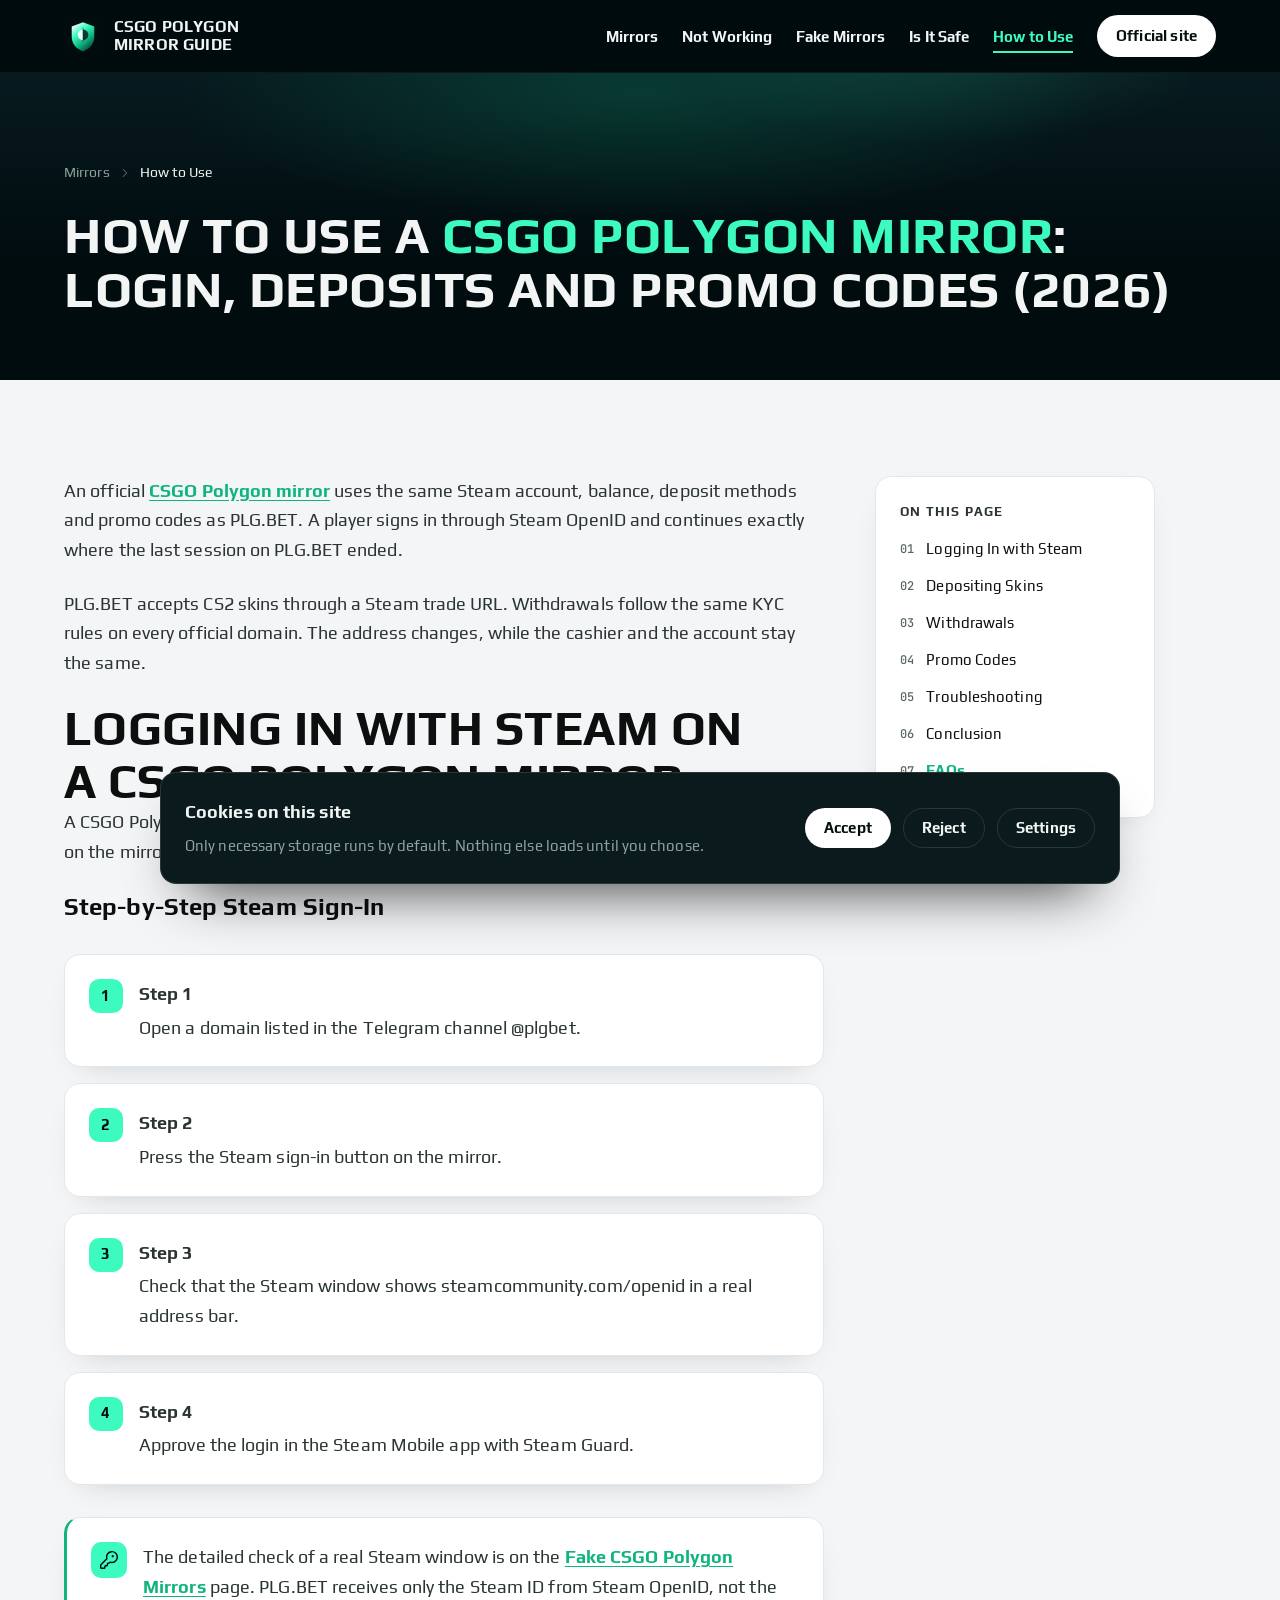
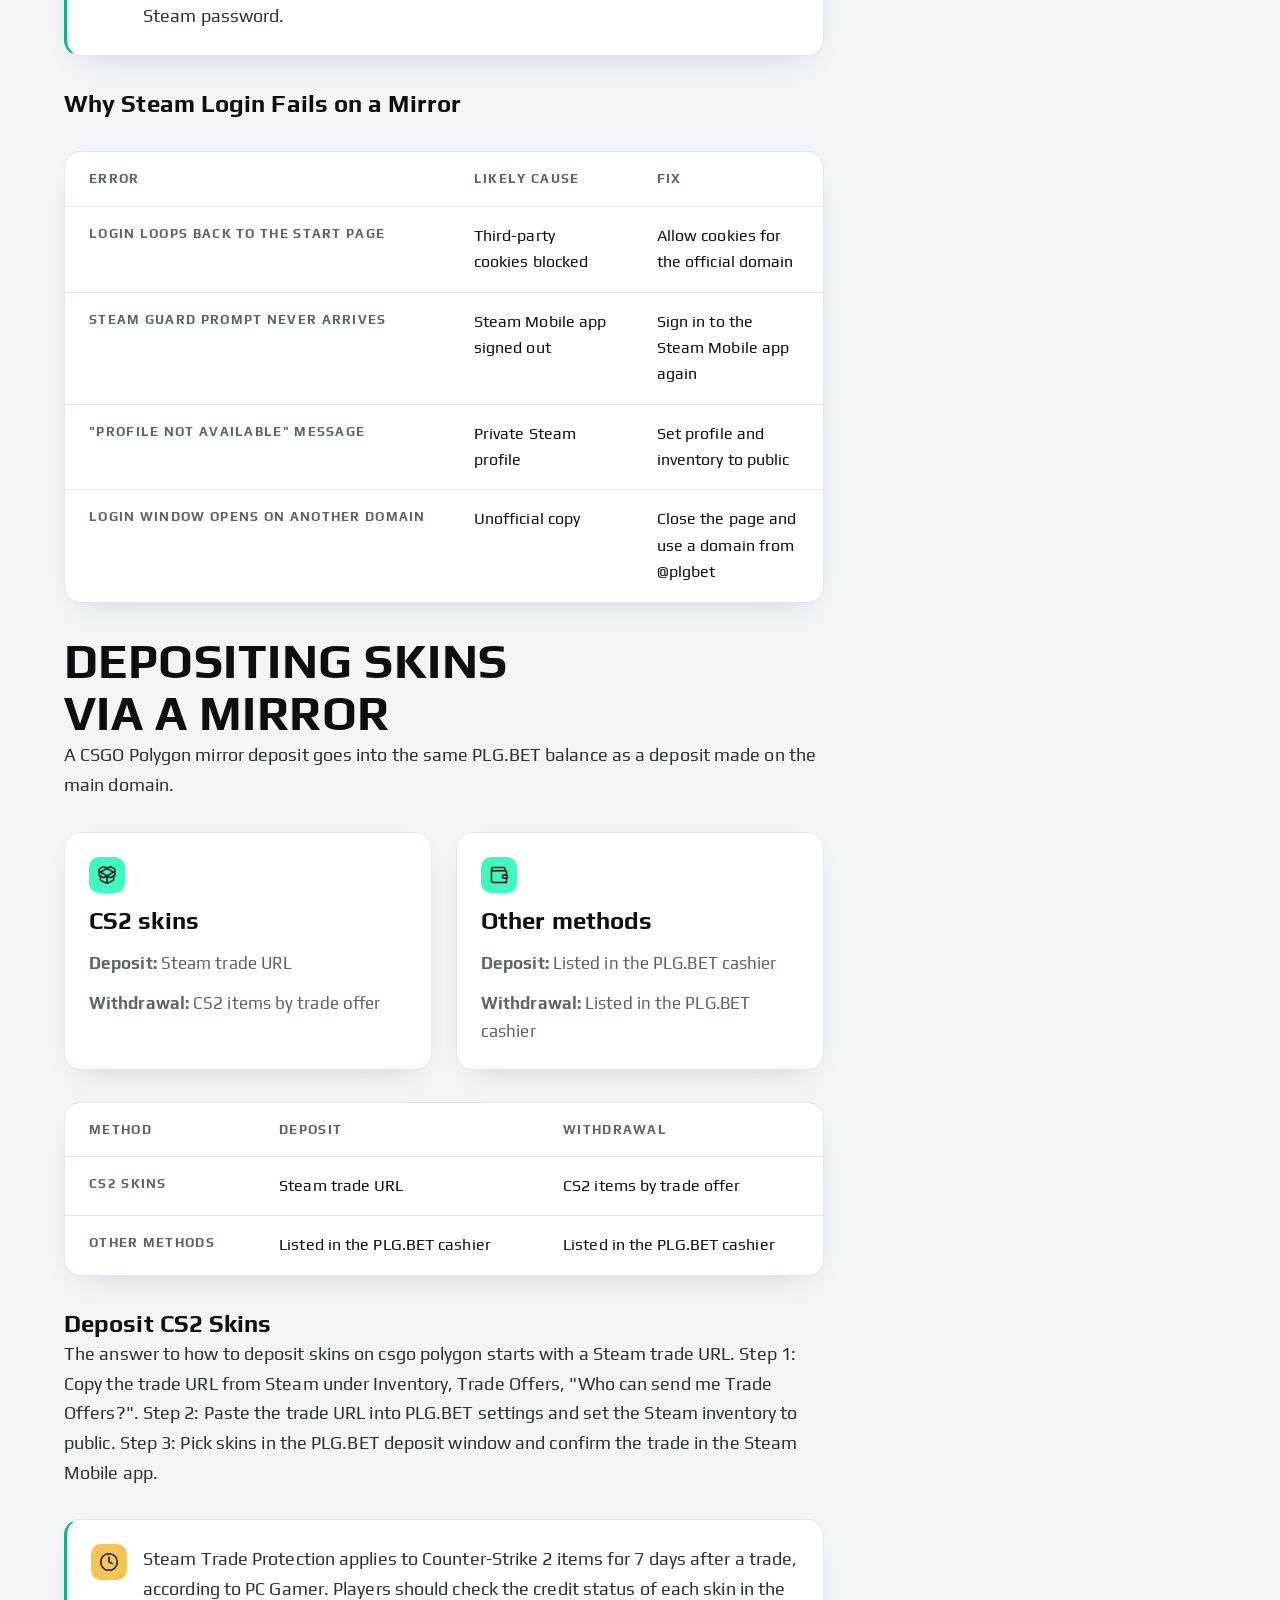
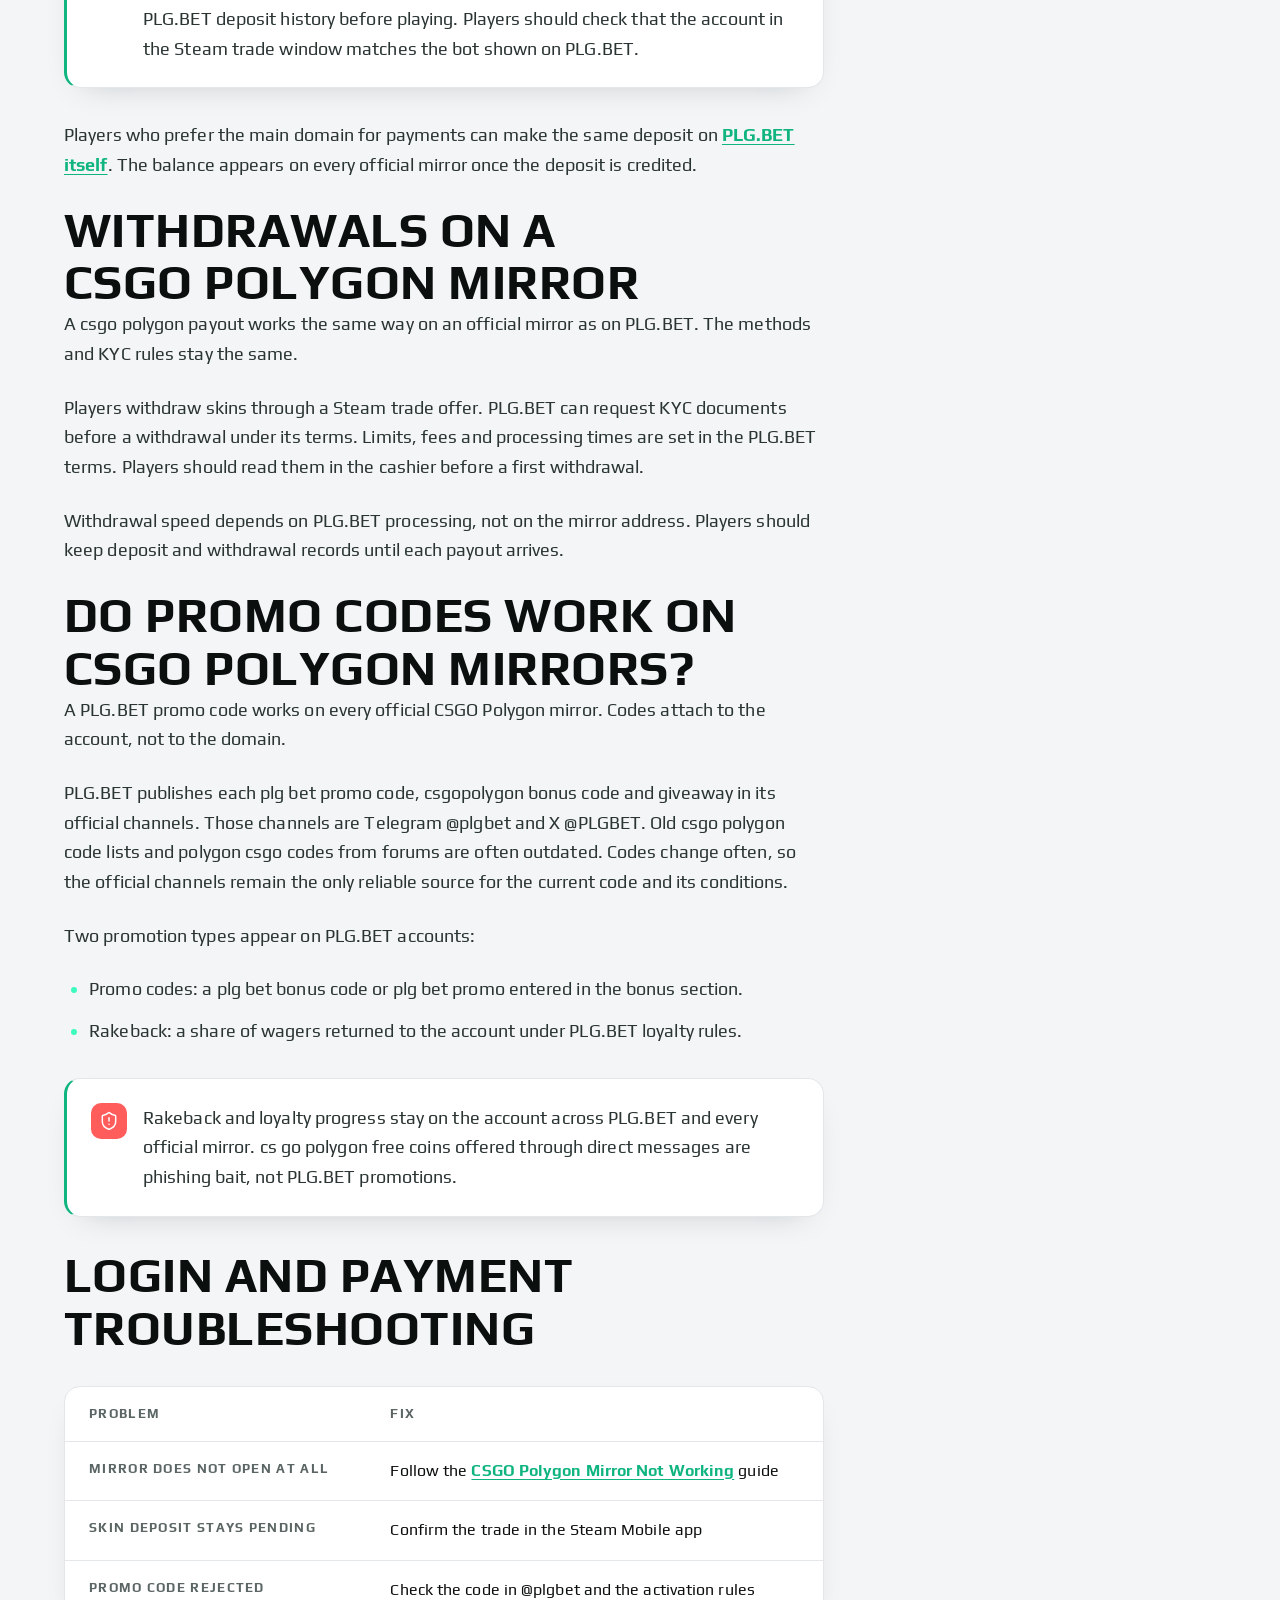
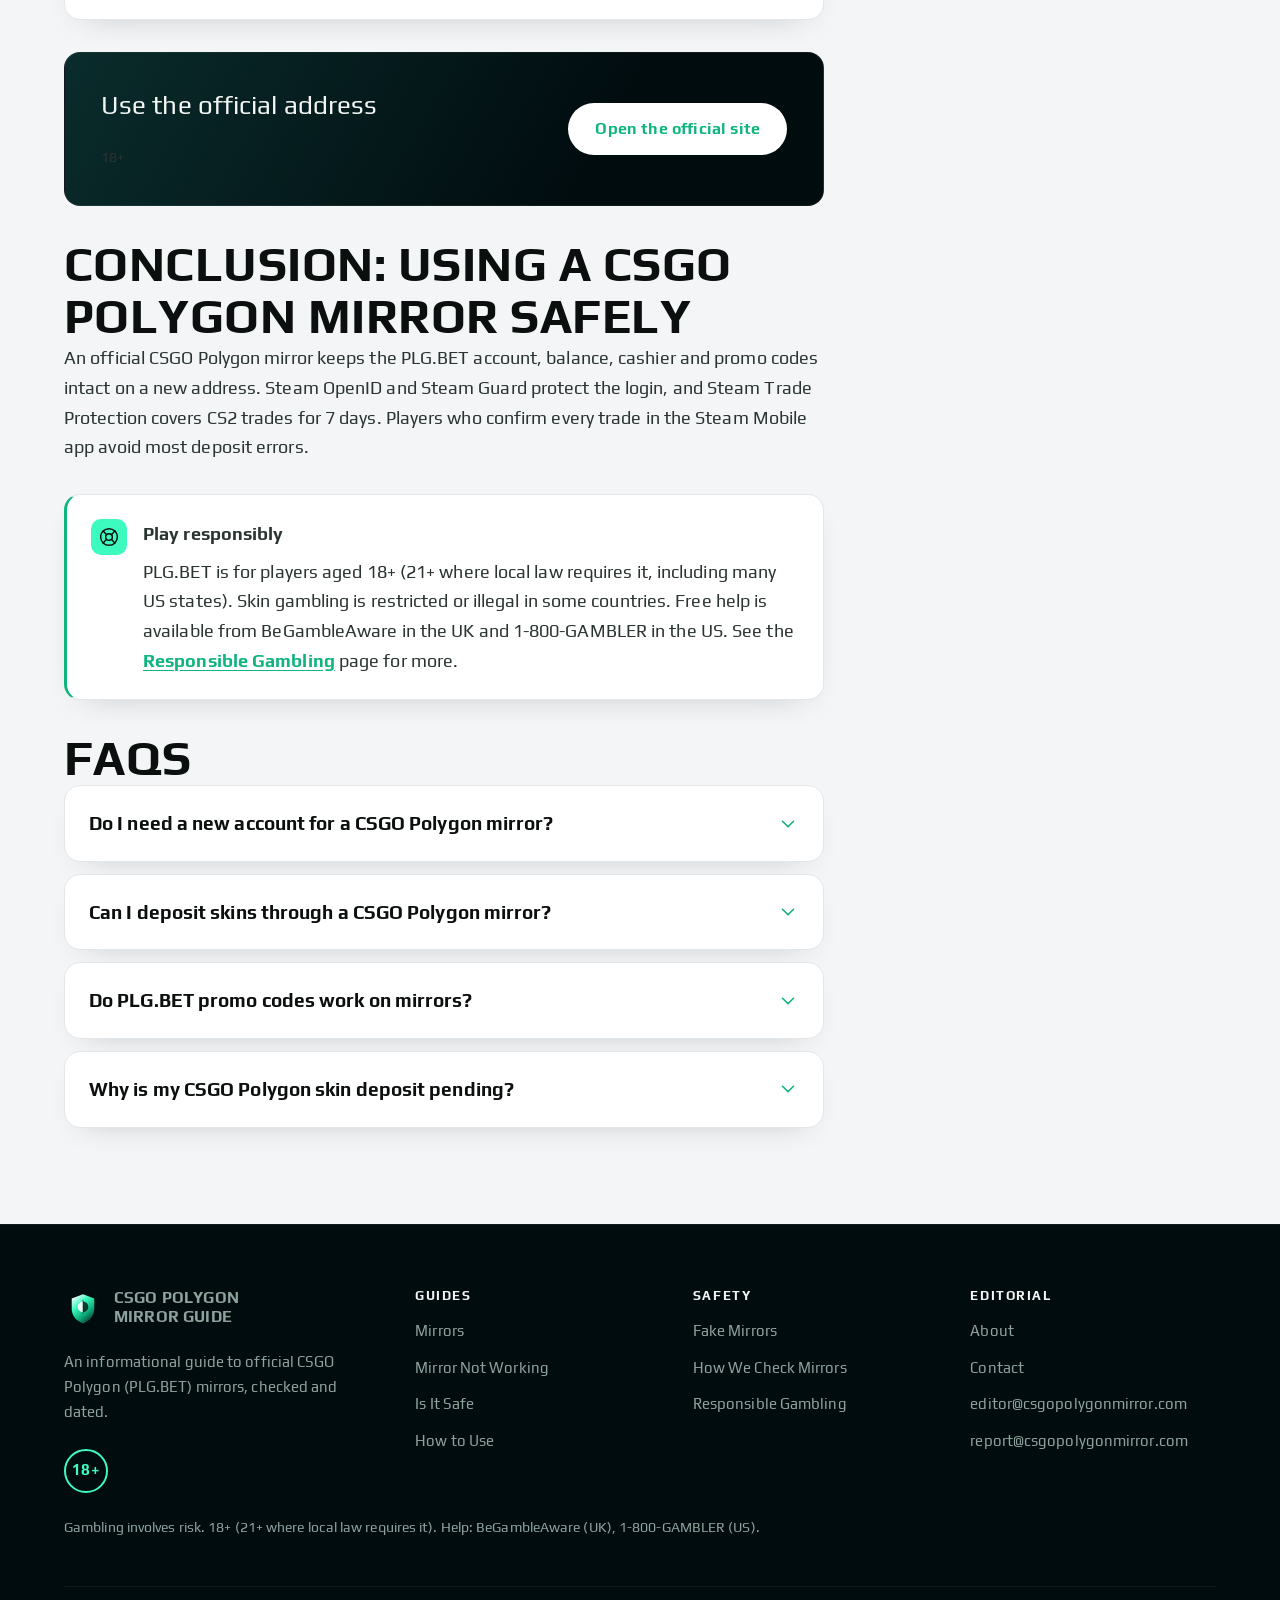
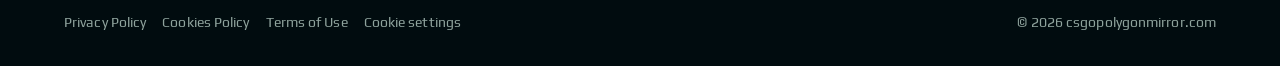
<file: using-polygon-mirror/index.html>
<!doctype html>
<html lang="en">
<head>
<meta charset="utf-8">
<meta name="viewport" content="width=device-width, initial-scale=1">
<title>Using a CSGO Polygon Mirror: Login, Deposits, Promo Codes</title>
<meta name="description" content="An official CSGO Polygon mirror uses your PLG.BET account, balance and codes. Sign in with Steam, deposit CS2 skins and withdraw safely.">
<link rel="canonical" href="https://csgopolygonmirror.com/using-polygon-mirror/">
<link rel="alternate" type="text/markdown" href="index.md">
<meta name="robots" content="index, follow, max-image-preview:large">
<link rel="alternate" hreflang="en" href="https://csgopolygonmirror.com/using-polygon-mirror/">
<link rel="alternate" hreflang="x-default" href="https://csgopolygonmirror.com/using-polygon-mirror/">
<meta property="og:type" content="article">
<meta property="og:title" content="Using a CSGO Polygon Mirror: Login, Deposits, Promo Codes">
<meta property="og:description" content="An official CSGO Polygon mirror uses your PLG.BET account, balance and codes. Sign in with Steam, deposit CS2 skins and withdraw safely.">
<meta property="og:url" content="https://csgopolygonmirror.com/using-polygon-mirror/">
<meta property="og:image" content="https://csgopolygonmirror.com/og-image.png">
<meta property="og:site_name" content="CSGO Polygon Mirror Guide">
<meta property="og:locale" content="en_US">
<meta name="twitter:card" content="summary_large_image">
<meta name="twitter:title" content="Using a CSGO Polygon Mirror: Login, Deposits, Promo Codes">
<meta name="twitter:description" content="An official CSGO Polygon mirror uses your PLG.BET account, balance and codes. Sign in with Steam, deposit CS2 skins and withdraw safely.">
<meta name="twitter:image" content="https://csgopolygonmirror.com/og-image.png">
<meta name="theme-color" content="#010C0F">
<link rel="icon" href="../favicon.svg" type="image/svg+xml">
<link rel="icon" href="../favicon.ico" sizes="32x32">
<link rel="apple-touch-icon" href="../apple-touch-icon.png">
<link rel="manifest" href="../site.webmanifest">
<link rel="preload" href="../assets/fonts/play-latin-400-normal.woff2" as="font" type="font/woff2" crossorigin>
<link rel="stylesheet" href="../assets/css/main.css">
<script type="application/ld+json">
{
  "@context": "https://schema.org",
  "@graph": [
    {
      "@type": "Organization",
      "@id": "https://csgopolygonmirror.com/#organization",
      "name": "CSGO Polygon Mirror Guide",
      "url": "https://csgopolygonmirror.com/",
      "logo": "https://csgopolygonmirror.com/icon-512.png",
      "email": "editor@csgopolygonmirror.com",
      "foundingDate": "2026",
      "contactPoint": [
        { "@type": "ContactPoint", "contactType": "editorial", "email": "editor@csgopolygonmirror.com" },
        { "@type": "ContactPoint", "contactType": "fake mirror reports", "email": "report@csgopolygonmirror.com" }
      ]
    },
    {
      "@type": "WebSite",
      "@id": "https://csgopolygonmirror.com/#website",
      "name": "CSGO Polygon Mirror Guide",
      "url": "https://csgopolygonmirror.com/",
      "inLanguage": "en",
      "publisher": { "@id": "https://csgopolygonmirror.com/#organization" }
    },
    {
      "@type": "WebPage",
      "@id": "https://csgopolygonmirror.com/using-polygon-mirror/#webpage",
      "name": "Using a CSGO Polygon Mirror: Login, Deposits, Promo Codes",
      "description": "An official CSGO Polygon mirror uses your PLG.BET account, balance and codes. Sign in with Steam, deposit CS2 skins and withdraw safely.",
      "url": "https://csgopolygonmirror.com/using-polygon-mirror/",
      "inLanguage": "en",
      "isPartOf": { "@id": "https://csgopolygonmirror.com/#website" },
      "datePublished": "2026-09-25",
      "dateModified": "2026-09-25",
      "primaryImageOfPage": "https://csgopolygonmirror.com/og-image.png",
      "breadcrumb": { "@id": "https://csgopolygonmirror.com/using-polygon-mirror/#breadcrumb" }
    },
    {
      "@type": "BreadcrumbList",
      "@id": "https://csgopolygonmirror.com/using-polygon-mirror/#breadcrumb",
      "itemListElement": [
        { "@type": "ListItem", "position": 1, "name": "Mirrors", "item": "https://csgopolygonmirror.com/" },
        { "@type": "ListItem", "position": 2, "name": "How to Use" }
      ]
    },
    {
      "@type": "Article",
      "@id": "https://csgopolygonmirror.com/using-polygon-mirror/#article",
      "headline": "How to Use a CSGO Polygon Mirror: Login, Deposits and Promo Codes (2026)",
      "description": "Steam login, skin deposits, withdrawal rules, promo codes.",
      "mainEntityOfPage": { "@id": "https://csgopolygonmirror.com/using-polygon-mirror/#webpage" },
      "datePublished": "2026-09-25",
      "dateModified": "2026-09-25",
      "inLanguage": "en",
      "author": { "@type": "Person", "@id": "https://csgopolygonmirror.com/about/#alex-voss", "name": "Alex Voss" },
      "reviewedBy": { "@type": "Person", "@id": "https://csgopolygonmirror.com/about/#daniel-kerr", "name": "Daniel Kerr" },
      "publisher": { "@id": "https://csgopolygonmirror.com/#organization" }
    },
    {
      "@type": "HowTo",
      "@id": "https://csgopolygonmirror.com/using-polygon-mirror/#howto",
      "name": "Step-by-Step Steam Sign-In",
      "description": "A CSGO Polygon mirror login takes four steps and always ends on steamcommunity.com, never on the mirror itself.",
      "inLanguage": "en",
      "step": [
        { "@type": "HowToStep", "position": 1, "name": "Open a listed domain", "text": "Open a domain listed in the Telegram channel @plgbet." },
        { "@type": "HowToStep", "position": 2, "name": "Press the Steam sign-in button", "text": "Press the Steam sign-in button on the mirror." },
        { "@type": "HowToStep", "position": 3, "name": "Check the Steam window address", "text": "Check that the Steam window shows steamcommunity.com/openid in a real address bar." },
        { "@type": "HowToStep", "position": 4, "name": "Approve the login with Steam Guard", "text": "Approve the login in the Steam Mobile app with Steam Guard." }
      ]
    },
    {
      "@type": "FAQPage",
      "@id": "https://csgopolygonmirror.com/using-polygon-mirror/#faq",
      "mainEntity": [
        { "@type": "Question", "name": "Do I need a new account for a CSGO Polygon mirror?", "acceptedAnswer": { "@type": "Answer", "text": "A CSGO Polygon mirror needs no new account. Players sign in with the same Steam profile through Steam OpenID and see the same PLG.BET balance and history." } },
        { "@type": "Question", "name": "Can I deposit skins through a CSGO Polygon mirror?", "acceptedAnswer": { "@type": "Answer", "text": "A CSGO Polygon mirror accepts CS2 skin deposits through the same Steam trade URL as PLG.BET. The skins land in one shared balance after the trade is confirmed in the Steam Mobile app." } },
        { "@type": "Question", "name": "Do PLG.BET promo codes work on mirrors?", "acceptedAnswer": { "@type": "Answer", "text": "PLG.BET promo codes work on every official mirror, because the code attaches to the account. Current codes appear in the Telegram channel @plgbet." } },
        { "@type": "Question", "name": "Why is my CSGO Polygon skin deposit pending?", "acceptedAnswer": { "@type": "Answer", "text": "A CSGO Polygon skin deposit stays pending until the player confirms the trade in the Steam Mobile app. A private inventory or a wrong trade URL also blocks the deposit." } }
      ]
    }
  ]
}
</script>
</head>
<body>
<a class="skip-link" href="#main">Skip to content</a>

<header class="site-header">
  <div class="container site-header__inner">
    <a class="brand" href="../">
      <img class="brand__mark" src="../favicon.svg" alt="" width="38" height="38">
      <span class="brand__name">CSGO Polygon Mirror Guide</span>
    </a>
    <button class="nav-toggle" type="button" aria-expanded="false" aria-controls="site-nav" aria-label="Open menu">
      <svg class="icon icon--open" aria-hidden="true"><use href="../assets/icons/sprite.svg#menu"></use></svg>
      <svg class="icon icon--close" aria-hidden="true"><use href="../assets/icons/sprite.svg#x"></use></svg>
    </button>
    <nav class="nav" id="site-nav" aria-label="Main">
      <ul class="nav__list">
        <li><a class="nav__link" href="../">Mirrors</a></li>
        <li><a class="nav__link" href="../mirror-not-working/">Not Working</a></li>
        <li><a class="nav__link" href="../fake-polygon-mirrors/">Fake Mirrors</a></li>
        <li><a class="nav__link" href="../is-polygon-mirror-safe/">Is It Safe</a></li>
        <li><a class="nav__link" href="./" aria-current="page">How to Use</a></li>
      </ul>
      <a class="btn btn--primary btn--sm header__cta" href="https://plg.bet/" target="_blank" rel="noopener">Official site</a>
    </nav>
    <a class="btn btn--primary btn--sm header__cta" href="https://plg.bet/" target="_blank" rel="noopener">Official site</a>
  </div>
</header>

<main id="main">

  <section class="hero section--tight">
    <div class="streaks" aria-hidden="true"></div>
    <div class="container">
      <nav class="breadcrumbs" aria-label="Breadcrumb">
        <ol>
          <li><a href="../">Mirrors</a></li>
          <li><svg class="icon" aria-hidden="true"><use href="../assets/icons/sprite.svg#chevron-right"></use></svg><span aria-current="page">How to Use</span></li>
        </ol>
      </nav>

      <h1 class="hero__title">How to Use a <span class="mint">CSGO Polygon Mirror</span>: Login, Deposits and Promo Codes (2026)</h1>
    </div>
  </section>

  <section class="section section--light">
    <div class="container">
      <div class="layout-toc">
        <div class="prose">
          <p>An official <a href="../">CSGO Polygon mirror</a> uses the same Steam account, balance, deposit methods and promo codes as PLG.BET. A player signs in through Steam OpenID and continues exactly where the last session on PLG.BET ended.</p>

          <p>PLG.BET accepts CS2 skins through a Steam trade URL. Withdrawals follow the same KYC rules on every official domain. The address changes, while the cashier and the account stay the same.</p>

          <h2 id="steam-login">Logging In with Steam on a CSGO Polygon Mirror</h2>
          <p>A CSGO Polygon mirror login takes four steps and always ends on steamcommunity.com, never on the mirror itself.</p>

          <h3>Step-by-Step Steam Sign-In</h3>
          <ol class="stepper">
            <li><span class="step-num">1</span><div class="step-body"><p><span class="step-title">Step 1</span>Open a domain listed in the Telegram channel @plgbet.</p></div></li>
            <li><span class="step-num">2</span><div class="step-body"><p><span class="step-title">Step 2</span>Press the Steam sign-in button on the mirror.</p></div></li>
            <li><span class="step-num">3</span><div class="step-body"><p><span class="step-title">Step 3</span>Check that the Steam window shows steamcommunity.com/openid in a real address bar.</p></div></li>
            <li><span class="step-num">4</span><div class="step-body"><p><span class="step-title">Step 4</span>Approve the login in the Steam Mobile app with Steam Guard.</p></div></li>
          </ol>

          <div class="callout">
            <span class="tile"><svg class="icon" aria-hidden="true"><use href="../assets/icons/sprite.svg#key-round"></use></svg></span>
            <div>
              <p>The detailed check of a real Steam window is on the <a href="../fake-polygon-mirrors/">Fake CSGO Polygon Mirrors</a> page. PLG.BET receives only the Steam ID from Steam OpenID, not the Steam password.</p>
            </div>
          </div>

          <h3>Why Steam Login Fails on a Mirror</h3>
          <div class="table-wrap">
            <table>
              <caption class="visually-hidden">Steam login errors, causes and fixes</caption>
              <thead><tr><th scope="col">Error</th><th scope="col">Likely cause</th><th scope="col">Fix</th></tr></thead>
              <tbody>
                <tr><th scope="row">Login loops back to the start page</th><td>Third-party cookies blocked</td><td>Allow cookies for the official domain</td></tr>
                <tr><th scope="row">Steam Guard prompt never arrives</th><td>Steam Mobile app signed out</td><td>Sign in to the Steam Mobile app again</td></tr>
                <tr><th scope="row">"Profile not available" message</th><td>Private Steam profile</td><td>Set profile and inventory to public</td></tr>
                <tr><th scope="row">Login window opens on another domain</th><td>Unofficial copy</td><td>Close the page and use a domain from @plgbet</td></tr>
              </tbody>
            </table>
          </div>

          <h2 id="deposits">Depositing Skins via a Mirror</h2>
          <p>A CSGO Polygon mirror deposit goes into the same PLG.BET balance as a deposit made on the main domain.</p>

          <div class="grid grid--2" style="margin-block:var(--s-6)">
            <div class="card card--light">
              <span class="tile"><svg class="icon" aria-hidden="true"><use href="../assets/icons/sprite.svg#package-open"></use></svg></span>
              <h3 class="card__title">CS2 skins</h3>
              <p class="card__text"><strong>Deposit:</strong> Steam trade URL</p>
              <p class="card__text"><strong>Withdrawal:</strong> CS2 items by trade offer</p>
            </div>
            <div class="card card--light">
              <span class="tile"><svg class="icon" aria-hidden="true"><use href="../assets/icons/sprite.svg#wallet"></use></svg></span>
              <h3 class="card__title">Other methods</h3>
              <p class="card__text"><strong>Deposit:</strong> Listed in the PLG.BET cashier</p>
              <p class="card__text"><strong>Withdrawal:</strong> Listed in the PLG.BET cashier</p>
            </div>
          </div>

          <div class="table-wrap">
            <table>
              <caption class="visually-hidden">Deposit and withdrawal methods</caption>
              <thead><tr><th scope="col">Method</th><th scope="col">Deposit</th><th scope="col">Withdrawal</th></tr></thead>
              <tbody>
                <tr><th scope="row">CS2 skins</th><td>Steam trade URL</td><td>CS2 items by trade offer</td></tr>
                <tr><th scope="row">Other methods</th><td>Listed in the PLG.BET cashier</td><td>Listed in the PLG.BET cashier</td></tr>
              </tbody>
            </table>
          </div>

          <h3>Deposit CS2 Skins</h3>
          <p>The answer to how to deposit skins on csgo polygon starts with a Steam trade URL. Step 1: Copy the trade URL from Steam under Inventory, Trade Offers, "Who can send me Trade Offers?". Step 2: Paste the trade URL into PLG.BET settings and set the Steam inventory to public. Step 3: Pick skins in the PLG.BET deposit window and confirm the trade in the Steam Mobile app.</p>

          <div class="callout callout--warn">
            <span class="tile tile--warn"><svg class="icon" aria-hidden="true"><use href="../assets/icons/sprite.svg#clock"></use></svg></span>
            <div>
              <p>Steam Trade Protection applies to Counter-Strike 2 items for 7 days after a trade, according to PC Gamer. Players should check the credit status of each skin in the PLG.BET deposit history before playing. Players should check that the account in the Steam trade window matches the bot shown on PLG.BET.</p>
            </div>
          </div>

          <p>Players who prefer the main domain for payments can make the same deposit on <a href="https://plg.bet/" target="_blank" rel="noopener">PLG.BET itself</a>. The balance appears on every official mirror once the deposit is credited.</p>

          <h2 id="withdrawals">Withdrawals on a CSGO Polygon Mirror</h2>
          <p>A csgo polygon payout works the same way on an official mirror as on PLG.BET. The methods and KYC rules stay the same.</p>
          <p>Players withdraw skins through a Steam trade offer. PLG.BET can request KYC documents before a withdrawal under its terms. Limits, fees and processing times are set in the PLG.BET terms. Players should read them in the cashier before a first withdrawal.</p>
          <p>Withdrawal speed depends on PLG.BET processing, not on the mirror address. Players should keep deposit and withdrawal records until each payout arrives.</p>

          <h2 id="promo-codes">Do Promo Codes Work on CSGO Polygon Mirrors?</h2>
          <p>A PLG.BET promo code works on every official CSGO Polygon mirror. Codes attach to the account, not to the domain.</p>
          <p>PLG.BET publishes each plg bet promo code, csgopolygon bonus code and giveaway in its official channels. Those channels are Telegram @plgbet and X @PLGBET. Old csgo polygon code lists and polygon csgo codes from forums are often outdated. Codes change often, so the official channels remain the only reliable source for the current code and its conditions.</p>

          <p>Two promotion types appear on PLG.BET accounts:</p>
          <ul>
            <li>Promo codes: a plg bet bonus code or plg bet promo entered in the bonus section.</li>
            <li>Rakeback: a share of wagers returned to the account under PLG.BET loyalty rules.</li>
          </ul>

          <div class="callout callout--danger">
            <span class="tile tile--danger"><svg class="icon" aria-hidden="true"><use href="../assets/icons/sprite.svg#shield-alert"></use></svg></span>
            <div>
              <p>Rakeback and loyalty progress stay on the account across PLG.BET and every official mirror. cs go polygon free coins offered through direct messages are phishing bait, not PLG.BET promotions.</p>
            </div>
          </div>

          <h2 id="troubleshooting">Login and Payment Troubleshooting</h2>
          <div class="table-wrap">
            <table>
              <caption class="visually-hidden">Common problems and fixes</caption>
              <thead><tr><th scope="col">Problem</th><th scope="col">Fix</th></tr></thead>
              <tbody>
                <tr><th scope="row">Mirror does not open at all</th><td>Follow the <a href="../mirror-not-working/">CSGO Polygon Mirror Not Working</a> guide</td></tr>
                <tr><th scope="row">Skin deposit stays pending</th><td>Confirm the trade in the Steam Mobile app</td></tr>
                <tr><th scope="row">Promo code rejected</th><td>Check the code in @plgbet and the activation rules</td></tr>
              </tbody>
            </table>
          </div>

          <div class="cta">
            <div class="cta__body">
              <p class="cta__title">Use the official address</p>
              <p class="cta__note">18+</p>
            </div>
            <a class="btn btn--primary" href="https://plg.bet/" target="_blank" rel="noopener">Open the official site</a>
          </div>

          <h2 id="conclusion">Conclusion: Using a CSGO Polygon Mirror Safely</h2>
          <p>An official CSGO Polygon mirror keeps the PLG.BET account, balance, cashier and promo codes intact on a new address. Steam OpenID and Steam Guard protect the login, and Steam Trade Protection covers CS2 trades for 7 days. Players who confirm every trade in the Steam Mobile app avoid most deposit errors.</p>

          <div class="callout">
            <span class="tile"><svg class="icon" aria-hidden="true"><use href="../assets/icons/sprite.svg#life-buoy"></use></svg></span>
            <div>
              <p class="callout__title">Play responsibly</p>
              <p>PLG.BET is for players aged 18+ (21+ where local law requires it, including many US states). Skin gambling is restricted or illegal in some countries. Free help is available from BeGambleAware in the UK and 1-800-GAMBLER in the US. See the <a href="../responsible-gambling/">Responsible Gambling</a> page for more.</p>
            </div>
          </div>


          <h2 id="faqs">FAQs</h2>
          <div class="faq">
            <details>
              <summary><h3>Do I need a new account for a CSGO Polygon mirror?</h3><svg class="icon" aria-hidden="true"><use href="../assets/icons/sprite.svg#chevron-down"></use></svg></summary>
              <div class="faq__answer"><p>A CSGO Polygon mirror needs no new account. Players sign in with the same Steam profile through Steam OpenID and see the same PLG.BET balance and history.</p></div>
            </details>
            <details>
              <summary><h3>Can I deposit skins through a CSGO Polygon mirror?</h3><svg class="icon" aria-hidden="true"><use href="../assets/icons/sprite.svg#chevron-down"></use></svg></summary>
              <div class="faq__answer"><p>A CSGO Polygon mirror accepts CS2 skin deposits through the same Steam trade URL as PLG.BET. The skins land in one shared balance after the trade is confirmed in the Steam Mobile app.</p></div>
            </details>
            <details>
              <summary><h3>Do PLG.BET promo codes work on mirrors?</h3><svg class="icon" aria-hidden="true"><use href="../assets/icons/sprite.svg#chevron-down"></use></svg></summary>
              <div class="faq__answer"><p>PLG.BET promo codes work on every official mirror, because the code attaches to the account. Current codes appear in the Telegram channel @plgbet.</p></div>
            </details>
            <details>
              <summary><h3>Why is my CSGO Polygon skin deposit pending?</h3><svg class="icon" aria-hidden="true"><use href="../assets/icons/sprite.svg#chevron-down"></use></svg></summary>
              <div class="faq__answer"><p>A CSGO Polygon skin deposit stays pending until the player confirms the trade in the Steam Mobile app. A private inventory or a wrong trade URL also blocks the deposit.</p></div>
            </details>
          </div>
        </div>

        <aside class="toc" id="toc" aria-label="On this page">
          <p class="toc__title">On this page</p>
          <ol>
            <li><a href="#steam-login">Logging In with Steam</a></li>
            <li><a href="#deposits">Depositing Skins</a></li>
            <li><a href="#withdrawals">Withdrawals</a></li>
            <li><a href="#promo-codes">Promo Codes</a></li>
            <li><a href="#troubleshooting">Troubleshooting</a></li>
            <li><a href="#conclusion">Conclusion</a></li>
            <li><a href="#faqs">FAQs</a></li>
          </ol>
        </aside>
      </div>
    </div>
  </section>
</main>

<footer class="site-footer">
  <div class="container">
    <div class="footer__grid">
      <div class="footer__col footer__brand">
        <a class="brand" href="../">
          <img class="brand__mark" src="../favicon.svg" alt="" width="38" height="38">
          <span class="brand__name">CSGO Polygon Mirror Guide</span>
        </a>
        <p>An informational guide to official CSGO Polygon (PLG.BET) mirrors, checked and dated.</p>
        <span class="age-badge">18+</span>
      </div>
      <div class="footer__col">
        <h2>Guides</h2>
        <ul>
          <li><a href="../">Mirrors</a></li>
          <li><a href="../mirror-not-working/">Mirror Not Working</a></li>
          <li><a href="../is-polygon-mirror-safe/">Is It Safe</a></li>
          <li><a href="./">How to Use</a></li>
        </ul>
      </div>
      <div class="footer__col">
        <h2>Safety</h2>
        <ul>
          <li><a href="../fake-polygon-mirrors/">Fake Mirrors</a></li>
          <li><a href="../how-we-check-mirrors/">How We Check Mirrors</a></li>
          <li><a href="../responsible-gambling/">Responsible Gambling</a></li>
        </ul>
      </div>
      <div class="footer__col">
        <h2>Editorial</h2>
        <ul>
          <li><a href="../about/">About</a></li>
          <li><a href="../contact/">Contact</a></li>
          <li><a class="mail-link" href="mailto:editor@csgopolygonmirror.com">editor@csgopolygonmirror.com</a></li>
          <li><a class="mail-link" href="mailto:report@csgopolygonmirror.com">report@csgopolygonmirror.com</a></li>
        </ul>
      </div>
    </div>
    <p class="rg-line">Gambling involves risk. 18+ (21+ where local law requires it). Help: BeGambleAware (UK), 1-800-GAMBLER (US).</p>
    <div class="footer__bottom">
      <ul class="footer__legal">
        <li><a href="../legal/#privacy-policy">Privacy Policy</a></li>
        <li><a href="../legal/#cookies-policy">Cookies Policy</a></li>
        <li><a href="../legal/#terms-of-use">Terms of Use</a></li>
        <li><a href="#" data-cookie-open>Cookie settings</a></li>
      </ul>
      <p style="margin:0">&copy; 2026 csgopolygonmirror.com</p>
    </div>
  </div>
</footer>

<div class="sticky-cta">
  <span class="sticky-cta__age">18+</span>
  <a class="btn btn--primary btn--sm" href="https://plg.bet/" target="_blank" rel="noopener">Open the official site</a>
</div>

<div class="cookie" id="cookie-banner" role="dialog" aria-live="polite" aria-label="Cookie preferences">
  <div class="cookie__body">
    <p class="cookie__title">Cookies on this site</p>
    <p class="cookie__text">Only necessary storage runs by default. Nothing else loads until you choose.</p>
  </div>
  <div class="cookie__actions">
    <button class="btn btn--primary btn--sm" type="button" data-cookie="accept">Accept</button>
    <button class="btn btn--ghost btn--sm" type="button" data-cookie="reject">Reject</button>
    <button class="btn btn--ghost btn--sm" type="button" data-cookie="settings" aria-expanded="false" aria-controls="cookie-settings">Settings</button>
  </div>
  <div class="cookie__settings" id="cookie-settings">
    <div class="switch-row">
      <input type="checkbox" id="cookie-necessary" checked disabled>
      <label for="cookie-necessary">Necessary: required for the mirror list, copy buttons and your cookie choice. Always on.</label>
    </div>
    <div class="switch-row">
      <input type="checkbox" id="cookie-analytics">
      <label for="cookie-analytics">Analytics: not used on this site today. Turning this on only stores your preference.</label>
    </div>
    <button class="btn btn--primary btn--sm" type="button" data-cookie="save">Save choices</button>
  </div>
</div>

<script src="../assets/js/ui.js" defer></script>
</body>
</html>
</file>
<file: assets/css/main.css>
/* ==========================================================================
   CSGO Polygon Mirror Guide
   Design system: emerald chrome
   ========================================================================== */

/* --------------------------------------------------------------------------
   1. Fonts
   -------------------------------------------------------------------------- */

@font-face {
  font-family: 'Play';
  font-style: normal;
  font-weight: 400;
  font-display: swap;
  src: url('../fonts/play-latin-400-normal.woff2') format('woff2');
  unicode-range: U+0000-00FF, U+0131, U+0152-0153, U+02BB-02BC, U+02C6, U+02DA,
    U+02DC, U+0304, U+0308, U+0329, U+2000-206F, U+2074, U+20AC, U+2122, U+2191,
    U+2193, U+2212, U+2215, U+FEFF, U+FFFD;
}

@font-face {
  font-family: 'Play';
  font-style: normal;
  font-weight: 700;
  font-display: swap;
  src: url('../fonts/play-latin-700-normal.woff2') format('woff2');
  unicode-range: U+0000-00FF, U+0131, U+0152-0153, U+02BB-02BC, U+02C6, U+02DA,
    U+02DC, U+0304, U+0308, U+0329, U+2000-206F, U+2074, U+20AC, U+2122, U+2191,
    U+2193, U+2212, U+2215, U+FEFF, U+FFFD;
}

@font-face {
  font-family: 'Play';
  font-style: normal;
  font-weight: 400;
  font-display: swap;
  src: url('../fonts/play-latin-ext-400-normal.woff2') format('woff2');
  unicode-range: U+0100-02BA, U+02BD-02C5, U+02C7-02CC, U+02CE-02D7, U+02DD-02FF,
    U+0304, U+0308, U+0329, U+1D00-1DBF, U+1E00-1E9F, U+1EF2-1EFF, U+2020,
    U+20A0-20AB, U+20AD-20C0, U+2113, U+2C60-2C7F, U+A720-A7FF;
}

@font-face {
  font-family: 'Play';
  font-style: normal;
  font-weight: 700;
  font-display: swap;
  src: url('../fonts/play-latin-ext-700-normal.woff2') format('woff2');
  unicode-range: U+0100-02BA, U+02BD-02C5, U+02C7-02CC, U+02CE-02D7, U+02DD-02FF,
    U+0304, U+0308, U+0329, U+1D00-1DBF, U+1E00-1E9F, U+1EF2-1EFF, U+2020,
    U+20A0-20AB, U+20AD-20C0, U+2113, U+2C60-2C7F, U+A720-A7FF;
}

@font-face {
  font-family: 'JetBrains Mono';
  font-style: normal;
  font-weight: 500;
  font-display: swap;
  src: url('../fonts/jetbrains-mono-latin-500-normal.woff2') format('woff2');
  unicode-range: U+0000-00FF, U+0131, U+0152-0153, U+02BB-02BC, U+02C6, U+02DA,
    U+02DC, U+0304, U+0308, U+0329, U+2000-206F, U+2074, U+20AC, U+2122, U+2191,
    U+2193, U+2212, U+2215, U+FEFF, U+FFFD;
}

/* --------------------------------------------------------------------------
   2. Tokens
   -------------------------------------------------------------------------- */

:root {
  /* Surfaces */
  --bg: #010c0f;
  --teal-1: #071a1f;
  --teal-2: #0a2c2c;
  --card-dark: #0b1a1d;
  --light: #f3f5f7;
  --card-light: #ffffff;

  /* Text */
  --text: #f2f5f4;
  --text-dark: #0b0f0e;
  --muted: #8fa39d;
  --muted-dark: #5b6664;

  /* Accents */
  --accent: #3dfbbe;
  --accent-deep: #0fb47f;
  --warn: #f5c451;
  --danger: #ff5c5c;

  /* Borders */
  --border-dark: rgba(255, 255, 255, 0.06);
  --border-dark-strong: rgba(255, 255, 255, 0.12);
  --border-light: #e3e7ea;

  /* Radii */
  --r-card: 16px;
  --r-chip: 14px;
  --r-pill: 999px;
  --r-sm: 10px;

  /* Layout */
  --container: 1200px;
  --measure: 760px;

  /* Type */
  --font: 'Play', 'Segoe UI', Roboto, Arial, sans-serif;
  --font-mono: 'JetBrains Mono', ui-monospace, 'SFMono-Regular', Consolas, monospace;

  /* Spacing scale */
  --s-1: 4px;
  --s-2: 8px;
  --s-3: 12px;
  --s-4: 16px;
  --s-5: 24px;
  --s-6: 32px;
  --s-7: 48px;
  --s-8: 64px;
  --s-9: 96px;

  /* Effects */
  --glow-mint: 0 0 24px rgba(61, 251, 190, 0.25);
  --shadow-card: 0 18px 40px -24px rgba(0, 0, 0, 0.8);
  --shadow-light: 0 12px 32px -20px rgba(11, 15, 14, 0.25);
}

/* --------------------------------------------------------------------------
   3. Base
   -------------------------------------------------------------------------- */

*,
*::before,
*::after {
  box-sizing: border-box;
}

html {
  scroll-behavior: smooth;
  -webkit-text-size-adjust: 100%;
  /* clip, not hidden: keeps the off-canvas mobile drawer from widening the page
     without turning the root into a scroll container */
  overflow-x: clip;
}

body {
  margin: 0;
  background: var(--bg);
  color: var(--text);
  font-family: var(--font);
  font-weight: 400;
  font-size: 18px;
  line-height: 1.65;
  letter-spacing: 0.005em;
  font-synthesis: none;
  -webkit-font-smoothing: antialiased;
  overflow-x: clip;
}

h1,
h2,
h3,
h4 {
  font-weight: 700;
  margin: 0;
  text-wrap: balance;
}

h1 {
  text-transform: uppercase;
  font-size: clamp(40px, 6vw, 72px);
  line-height: 1.05;
  letter-spacing: 0.01em;
}

h2 {
  text-transform: uppercase;
  font-size: clamp(30px, 4vw, 48px);
  line-height: 1.1;
  letter-spacing: 0.01em;
}

h3 {
  font-size: clamp(22px, 2.2vw, 24px);
  line-height: 1.3;
}

h4 {
  font-size: 19px;
  line-height: 1.4;
}

p {
  margin: 0 0 var(--s-5);
}

a {
  color: inherit;
}

ul,
ol {
  margin: 0 0 var(--s-5);
  padding-left: 1.4em;
}

li {
  margin-bottom: var(--s-3);
}

li::marker {
  color: var(--accent);
}

strong {
  font-weight: 700;
}

img,
svg {
  max-width: 100%;
}

figure {
  margin: 0;
}

code,
kbd {
  font-family: var(--font-mono);
  font-weight: 500;
  font-size: 0.94em;
}

:focus-visible {
  outline: 3px solid var(--accent);
  outline-offset: 3px;
  border-radius: 4px;
}

::selection {
  background: var(--accent);
  color: var(--bg);
}

.skip-link {
  position: absolute;
  left: -9999px;
  top: 0;
  z-index: 100;
  background: var(--accent);
  color: var(--bg);
  padding: var(--s-3) var(--s-5);
  font-weight: 700;
  border-radius: 0 0 var(--r-sm) 0;
}

.skip-link:focus {
  left: 0;
}

.visually-hidden {
  position: absolute;
  width: 1px;
  height: 1px;
  padding: 0;
  margin: -1px;
  overflow: hidden;
  clip: rect(0, 0, 0, 0);
  white-space: nowrap;
  border: 0;
}

/* --------------------------------------------------------------------------
   4. Layout
   -------------------------------------------------------------------------- */

.container {
  width: 100%;
  max-width: var(--container);
  margin-inline: auto;
  padding-inline: var(--s-5);
}

.section {
  padding-block: clamp(56px, 8vw, 96px);
  position: relative;
}

.section--tight {
  padding-block: clamp(40px, 5vw, 64px);
}

/* Section rhythm: dark and light alternate */
.section--dark {
  background: var(--bg);
  color: var(--text);
}

.section--light {
  background: var(--light);
  color: var(--text-dark);
}

.section--light h1,
.section--light h2,
.section--light h3,
.section--light h4 {
  color: var(--text-dark);
}

.section--light p,
.section--light li {
  color: #2a3432;
}

.measure {
  max-width: var(--measure);
}

.stack > * + * {
  margin-top: var(--s-5);
}

.section__head {
  max-width: 820px;
  margin-bottom: var(--s-7);
}

.section__head p {
  color: var(--muted);
  margin-bottom: 0;
}

.section--light .section__head p {
  color: var(--muted-dark);
}

.eyebrow {
  display: inline-flex;
  align-items: center;
  gap: var(--s-2);
  font-size: 14px;
  font-weight: 700;
  letter-spacing: 0.12em;
  text-transform: uppercase;
  color: var(--accent);
  margin-bottom: var(--s-4);
}

.section--light .eyebrow {
  color: var(--accent-deep);
}

.eyebrow::before {
  content: '';
  width: 8px;
  height: 8px;
  border-radius: 50%;
  background: currentColor;
}

/* --------------------------------------------------------------------------
   5. Light streak curtain
   -------------------------------------------------------------------------- */

.streaks {
  position: absolute;
  inset: 0;
  overflow: hidden;
  pointer-events: none;
  z-index: 0;
}

.streaks::after {
  content: '';
  position: absolute;
  top: -30%;
  left: 50%;
  width: min(1100px, 120%);
  height: 120%;
  transform: translateX(-50%);
  background: radial-gradient(
      ellipse 60% 50% at 50% 30%,
      rgba(15, 180, 127, 0.22),
      transparent 70%
    ),
    radial-gradient(ellipse 40% 40% at 78% 18%, rgba(61, 251, 190, 0.12), transparent 65%);
}

.section > .container {
  position: relative;
  z-index: 1;
}

/* --------------------------------------------------------------------------
   6. Buttons
   -------------------------------------------------------------------------- */

.btn {
  display: inline-flex;
  align-items: center;
  justify-content: center;
  gap: var(--s-2);
  min-height: 48px;
  padding: 12px 26px;
  border-radius: var(--r-pill);
  border: 1px solid transparent;
  font-family: var(--font);
  font-weight: 700;
  font-size: 16px;
  letter-spacing: 0.01em;
  text-decoration: none;
  cursor: pointer;
  transition: transform 0.18s ease, box-shadow 0.18s ease, background-color 0.18s ease,
    color 0.18s ease, border-color 0.18s ease;
}

/* White pill on dark */
.btn--primary {
  background: #ffffff;
  color: #06110f;
}

.btn--primary:hover {
  box-shadow: var(--glow-mint);
  transform: translateY(-1px);
}

/* Black pill on light */
.btn--dark {
  background: var(--text-dark);
  color: #ffffff;
}

.btn--dark:hover {
  box-shadow: 0 0 24px rgba(15, 180, 127, 0.35);
  transform: translateY(-1px);
}

.btn--ghost {
  background: transparent;
  color: var(--text);
  border-color: var(--border-dark-strong);
}

.btn--ghost:hover {
  border-color: var(--accent);
  color: var(--accent);
}

.section--light .btn--ghost {
  color: var(--text-dark);
  border-color: var(--border-light);
}

.section--light .btn--ghost:hover {
  border-color: var(--accent-deep);
  color: var(--accent-deep);
}

.btn--sm {
  min-height: 40px;
  padding: 8px 18px;
  font-size: 15px;
}

.btn--block {
  width: 100%;
}

.link-arrow {
  display: inline-flex;
  align-items: center;
  gap: var(--s-2);
  font-weight: 700;
  text-decoration: none;
  border-bottom: 1px solid currentColor;
  padding-bottom: 2px;
}

.link-arrow:hover {
  color: var(--accent);
}

/* Inline text links */
.prose a,
.rich a {
  color: var(--accent);
  text-underline-offset: 3px;
}

.section--light .prose a,
.section--light .rich a {
  color: var(--accent-deep);
  font-weight: 700;
}

/* --------------------------------------------------------------------------
   7. Icons
   -------------------------------------------------------------------------- */

.icon {
  width: 22px;
  height: 22px;
  flex: none;
  stroke-width: 1.75;
}

.icon--sm {
  width: 18px;
  height: 18px;
}

.icon--lg {
  width: 26px;
  height: 26px;
}

/* Mint icon tile */
.tile {
  width: 36px;
  height: 36px;
  border-radius: var(--r-sm);
  background: var(--accent);
  color: var(--bg);
  display: inline-flex;
  align-items: center;
  justify-content: center;
  flex: none;
}

.tile .icon {
  width: 20px;
  height: 20px;
}

.tile--lg {
  width: 48px;
  height: 48px;
  border-radius: 12px;
}

.tile--lg .icon {
  width: 24px;
  height: 24px;
}

.tile--warn {
  background: var(--warn);
}

.tile--danger {
  background: var(--danger);
  color: #fff;
}

.tile--outline {
  background: transparent;
  border: 1px solid var(--accent);
  color: var(--accent);
}

/* --------------------------------------------------------------------------
   8. Disclaimer strip, header, nav
   -------------------------------------------------------------------------- */


.site-header {
  position: sticky;
  top: 0;
  z-index: 40;
  background: rgba(1, 12, 15, 0.92);
  backdrop-filter: blur(10px);
  border-bottom: 1px solid var(--border-dark);
}

.site-header__inner {
  display: flex;
  align-items: center;
  gap: var(--s-5);
  min-height: 72px;
}

.brand {
  display: inline-flex;
  align-items: center;
  gap: var(--s-3);
  text-decoration: none;
  color: var(--text);
  font-weight: 700;
  font-size: 16px;
  line-height: 1.15;
  letter-spacing: 0.01em;
}

.brand__mark {
  width: 38px;
  height: 38px;
  flex: none;
}

.brand__name {
  max-width: 132px;
  text-transform: uppercase;
}

.nav {
  margin-left: auto;
}

.nav__list {
  display: flex;
  align-items: center;
  gap: var(--s-5);
  list-style: none;
  margin: 0;
  padding: 0;
}

.nav__list li {
  margin: 0;
}

.nav__link {
  text-decoration: none;
  font-weight: 700;
  font-size: 15px;
  color: var(--text);
  padding-block: 6px;
  border-bottom: 2px solid transparent;
  white-space: nowrap;
}

.nav__link:hover,
.nav__link[aria-current='page'] {
  color: var(--accent);
  border-bottom-color: var(--accent);
}

.header__cta {
  flex: none;
}

/* The in-menu duplicate only exists for the mobile drawer */
.nav .header__cta {
  display: none;
}

.nav-toggle {
  display: none;
  margin-left: auto;
  background: transparent;
  border: 1px solid var(--border-dark-strong);
  border-radius: var(--r-sm);
  color: var(--text);
  width: 44px;
  height: 44px;
  align-items: center;
  justify-content: center;
  cursor: pointer;
}

.nav-toggle .icon--close {
  display: none;
}

.nav-toggle[aria-expanded='true'] .icon--open {
  display: none;
}

.nav-toggle[aria-expanded='true'] .icon--close {
  display: block;
}

/* --------------------------------------------------------------------------
   9. Breadcrumbs
   -------------------------------------------------------------------------- */

.breadcrumbs {
  font-size: 14px;
  color: var(--muted);
  margin-bottom: var(--s-5);
}

.breadcrumbs ol {
  display: flex;
  flex-wrap: wrap;
  align-items: center;
  gap: var(--s-2);
  list-style: none;
  margin: 0;
  padding: 0;
}

.breadcrumbs li {
  display: inline-flex;
  align-items: center;
  gap: var(--s-2);
  margin: 0;
}

.breadcrumbs a {
  color: var(--muted);
  text-decoration: none;
}

.breadcrumbs a:hover {
  color: var(--accent);
}

.breadcrumbs .icon {
  width: 14px;
  height: 14px;
  color: var(--muted);
  opacity: 0.6;
}

.breadcrumbs [aria-current='page'] {
  color: var(--text);
}

/* --------------------------------------------------------------------------
   10. Hero
   -------------------------------------------------------------------------- */

.hero {
  position: relative;
  background: linear-gradient(180deg, var(--teal-1) 0%, var(--bg) 60%);
  padding-block: clamp(48px, 7vw, 88px) clamp(40px, 5vw, 64px);
  overflow: hidden;
}

.hero__grid {
  display: grid;
  grid-template-columns: minmax(0, 1.15fr) minmax(0, 0.85fr);
  gap: clamp(24px, 4vw, 56px);
  align-items: center;
}

/* The home H1 runs 11 words: cap it so it stays 3-4 lines like the reference */
.hero__title {
  font-size: clamp(34px, 4vw, 56px);
}

.hero__title .mint {
  color: var(--accent);
}

.hero__lead {
  color: var(--muted);
  font-size: 19px;
  max-width: 60ch;
  margin-top: var(--s-5);
}

.hero__actions {
  display: flex;
  flex-wrap: wrap;
  align-items: center;
  gap: var(--s-4);
  margin-top: var(--s-6);
}

.hero__note {
  font-size: 14px;
  color: var(--muted);
  margin-top: var(--s-4);
  display: flex;
  align-items: center;
  gap: var(--s-2);
}

.hero__object {
  display: flex;
  justify-content: center;
}

.hero__object svg {
  width: min(100%, 420px);
  height: auto;
  filter: drop-shadow(0 30px 60px rgba(0, 0, 0, 0.6));
  animation: float 6s ease-in-out infinite;
}

@keyframes float {
  0%,
  100% {
    transform: translateY(0);
  }
  50% {
    transform: translateY(6px);
  }
}

/* Info chips row */
.chips {
  display: grid;
  grid-template-columns: repeat(4, minmax(0, 1fr));
  gap: var(--s-4);
  margin-top: clamp(32px, 4vw, 56px);
}

.chip {
  display: flex;
  align-items: center;
  gap: var(--s-3);
  background: var(--card-dark);
  border: 1px solid var(--border-dark);
  border-radius: var(--r-chip);
  padding: var(--s-4);
  min-height: 72px;
}

.chip__body {
  min-width: 0;
}

.chip__label {
  display: block;
  font-size: 13px;
  color: var(--muted);
  line-height: 1.3;
}

.chip__value {
  display: block;
  font-weight: 700;
  font-size: 16px;
  line-height: 1.3;
  white-space: nowrap;
  overflow: hidden;
  text-overflow: ellipsis;
}

.chip__value .up {
  color: var(--accent);
}

.chip__value .down {
  color: var(--danger);
}

/* --------------------------------------------------------------------------
   12. Cards
   -------------------------------------------------------------------------- */

.card {
  border-radius: var(--r-card);
  padding: var(--s-5);
}

/* Dark card with streaks */
.card--dark {
  position: relative;
  background: var(--card-dark);
  border: 1px solid var(--border-dark);
  overflow: hidden;
  color: var(--text);
}

.card--dark > * {
  position: relative;
}

/* White card on light section */
.card--light {
  background: var(--card-light);
  border: 1px solid var(--border-light);
  color: var(--text-dark);
  box-shadow: var(--shadow-light);
}

.card__num {
  font-family: var(--font-mono);
  font-weight: 500;
  font-size: 14px;
  color: var(--muted);
  letter-spacing: 0.06em;
}

.card--light .card__num {
  color: var(--muted-dark);
}

.card__title {
  margin-top: var(--s-3);
}

.card__text {
  margin: var(--s-3) 0 0;
  color: var(--muted);
  font-size: 17px;
}

.card--light .card__text {
  color: var(--muted-dark);
}

/* Numbered white card with 3D object (light sections) */
.obj-card {
  display: flex;
  flex-direction: column;
  min-height: 230px;
  padding: var(--s-5);
}

.obj-card__top {
  display: flex;
  align-items: flex-start;
  justify-content: space-between;
  gap: var(--s-4);
}

.obj-card__obj {
  width: 72px;
  height: 72px;
  flex: none;
}

.obj-card__body {
  margin-top: auto;
  padding-top: var(--s-5);
}

.obj-card__body h3 {
  font-size: 20px;
}

/* Numbered dark card (flow) */
.flow-card {
  display: flex;
  flex-direction: column;
  gap: var(--s-4);
  min-height: 210px;
}

.flow-card__num {
  margin-top: auto;
  font-family: var(--font-mono);
  font-size: 14px;
  color: var(--accent);
  letter-spacing: 0.08em;
}

/* Grids */
.grid {
  display: grid;
  gap: var(--s-5);
  grid-auto-rows: 1fr;
}

.grid--2 {
  grid-template-columns: repeat(2, minmax(0, 1fr));
}

.grid--3 {
  grid-template-columns: repeat(3, minmax(0, 1fr));
}

.grid--4 {
  grid-template-columns: repeat(4, minmax(0, 1fr));
}

.grid--split {
  grid-template-columns: minmax(0, 1fr) minmax(0, 1fr);
  gap: clamp(24px, 4vw, 56px);
  align-items: center;
}

/* --------------------------------------------------------------------------
   13. Status board
   -------------------------------------------------------------------------- */

.board {
  border: 1px solid var(--border-dark);
  border-radius: var(--r-card);
  background: var(--card-dark);
  overflow: hidden;
  position: relative;
}

.board__row {
  position: relative;
  display: grid;
  grid-template-columns: minmax(0, 1.4fr) minmax(0, 0.9fr) minmax(0, 1.2fr) minmax(0, 1fr);
  gap: var(--s-4);
  align-items: center;
  padding: var(--s-4) var(--s-5);
  border-bottom: 1px solid var(--border-dark);
}

.board__row:last-child {
  border-bottom: 0;
}

.board__row--head {
  background: rgba(10, 44, 44, 0.45);
  font-size: 13px;
  font-weight: 700;
  letter-spacing: 0.1em;
  text-transform: uppercase;
  color: var(--muted);
}

.board__domain {
  display: flex;
  align-items: center;
  gap: var(--s-3);
  min-width: 0;
}

.domain {
  font-family: var(--font-mono);
  font-weight: 500;
  font-size: 16px;
  letter-spacing: 0.01em;
  color: var(--text);
  word-break: break-all;
}

.status-dot {
  width: 10px;
  height: 10px;
  border-radius: 50%;
  flex: none;
  background: var(--accent);
  box-shadow: 0 0 0 4px rgba(61, 251, 190, 0.15);
}

.status-dot--warn {
  background: var(--warn);
  box-shadow: 0 0 0 4px rgba(245, 196, 81, 0.15);
}

.status-dot--danger {
  background: var(--danger);
  box-shadow: 0 0 0 4px rgba(255, 92, 92, 0.15);
}

.board__role,
.board__source,
.board__checked {
  font-size: 15px;
  color: var(--muted);
}

.board__foot {
  position: relative;
  padding: var(--s-4) var(--s-5);
  background: rgba(7, 26, 31, 0.6);
  font-size: 14px;
  color: var(--muted);
  display: flex;
  align-items: center;
  gap: var(--s-2);
}


.badge {
  display: inline-flex;
  align-items: center;
  gap: 6px;
  border-radius: var(--r-pill);
  font-size: 13px;
  font-weight: 700;
  padding: 4px 12px;
  border: 1px solid transparent;
  white-space: nowrap;
}

.badge--ok {
  color: var(--accent);
  border-color: rgba(61, 251, 190, 0.35);
  background: rgba(61, 251, 190, 0.08);
}

.badge--warn {
  color: var(--warn);
  border-color: rgba(245, 196, 81, 0.35);
  background: rgba(245, 196, 81, 0.08);
}

.badge--danger {
  color: var(--danger);
  border-color: rgba(255, 92, 92, 0.35);
  background: rgba(255, 92, 92, 0.08);
}

/* --------------------------------------------------------------------------
   14. CTA blocks
   -------------------------------------------------------------------------- */

.cta {
  position: relative;
  display: flex;
  flex-wrap: wrap;
  align-items: center;
  justify-content: space-between;
  gap: var(--s-5);
  padding: clamp(24px, 3vw, 36px);
  border-radius: var(--r-card);
  background: linear-gradient(120deg, var(--teal-2), var(--card-dark) 65%);
  border: 1px solid var(--border-dark);
  overflow: hidden;
  margin-block: var(--s-6);
}

.cta > * {
  position: relative;
}

.cta__body {
  max-width: 62ch;
}

.cta__title {
  font-size: clamp(20px, 2.4vw, 26px);
  line-height: 1.25;
  color: var(--text);
}

.cta__note {
  margin: var(--s-2) 0 0;
  font-size: 14px;
  color: var(--muted);
}

.section--light .cta {
  background: linear-gradient(120deg, var(--teal-2), var(--bg) 70%);
}

.section--light .cta__title {
  color: var(--text);
}

/* --------------------------------------------------------------------------
   15. Callouts
   -------------------------------------------------------------------------- */

.callout {
  display: flex;
  gap: var(--s-4);
  padding: var(--s-5);
  border-radius: var(--r-card);
  border: 1px solid var(--border-dark);
  border-left: 3px solid var(--accent);
  background: rgba(10, 44, 44, 0.35);
  margin-block: var(--s-6);
}

.callout p:last-child {
  margin-bottom: 0;
}

.callout__title {
  font-weight: 700;
  margin: 0 0 var(--s-2);
}

.section--light .callout {
  background: var(--card-light);
  border: 1px solid var(--border-light);
  border-left: 3px solid var(--accent-deep);
  box-shadow: var(--shadow-light);
}

.callout--warn {
  border-left-color: var(--warn);
}

.callout--danger {
  border-left-color: var(--danger);
}

/* --------------------------------------------------------------------------
   16. Tables
   -------------------------------------------------------------------------- */

.table-wrap {
  overflow-x: auto;
  -webkit-overflow-scrolling: touch;
  border-radius: var(--r-card);
  border: 1px solid var(--border-light);
  background: var(--card-light);
  margin-block: var(--s-6);
  box-shadow: var(--shadow-light);
}

.section--dark .table-wrap {
  border-color: var(--border-dark);
  background: var(--card-dark);
  box-shadow: none;
}

table {
  width: 100%;
  border-collapse: collapse;
  min-width: 560px;
  font-size: 16px;
}

th,
td {
  text-align: left;
  padding: var(--s-4) var(--s-5);
  border-bottom: 1px solid var(--border-light);
  vertical-align: top;
}

.section--dark th,
.section--dark td {
  border-bottom-color: var(--border-dark);
}

th {
  font-weight: 700;
  font-size: 13px;
  letter-spacing: 0.1em;
  text-transform: uppercase;
  color: var(--muted-dark);
  white-space: nowrap;
}

.section--dark th {
  color: var(--muted);
  background: rgba(10, 44, 44, 0.4);
}

tbody tr:last-child th,
tbody tr:last-child td {
  border-bottom: 0;
}

td .domain {
  color: var(--text-dark);
}

.section--dark td .domain {
  color: var(--text);
}

/* --------------------------------------------------------------------------
   17. Timeline
   -------------------------------------------------------------------------- */

.timeline {
  position: relative;
  display: grid;
  grid-template-columns: repeat(5, minmax(0, 1fr));
  gap: var(--s-4);
  margin-block: var(--s-7);
}

.timeline::before {
  content: '';
  position: absolute;
  top: 11px;
  left: 6%;
  right: 6%;
  height: 2px;
  background: linear-gradient(90deg, var(--accent-deep), var(--accent));
  opacity: 0.4;
}

.timeline__item {
  position: relative;
  padding-top: var(--s-6);
  text-align: center;
}

.timeline__dot {
  position: absolute;
  top: 4px;
  left: 50%;
  transform: translateX(-50%);
  width: 16px;
  height: 16px;
  border-radius: 50%;
  background: var(--accent);
  border: 3px solid var(--light);
  box-shadow: 0 0 0 2px var(--accent-deep);
}

.timeline__date {
  display: block;
  font-family: var(--font-mono);
  font-weight: 500;
  font-size: 13px;
  color: var(--accent-deep);
  margin-bottom: var(--s-2);
}

.timeline__text {
  font-size: 16px;
  line-height: 1.45;
  margin: 0;
}

/* --------------------------------------------------------------------------
   18. Stepper
   -------------------------------------------------------------------------- */

.stepper {
  list-style: none;
  padding: 0;
  margin-block: var(--s-6);
  display: grid;
  gap: var(--s-4);
}

.stepper--row {
  grid-template-columns: repeat(4, minmax(0, 1fr));
}

.stepper li {
  display: flex;
  gap: var(--s-4);
  align-items: flex-start;
  padding: var(--s-5);
  border-radius: var(--r-card);
  border: 1px solid var(--border-dark);
  background: var(--card-dark);
  margin: 0;
}

.section--light .stepper li {
  background: var(--card-light);
  border-color: var(--border-light);
  box-shadow: var(--shadow-light);
}

.stepper--row li {
  flex-direction: column;
}

.step-num {
  width: 34px;
  height: 34px;
  border-radius: var(--r-sm);
  background: var(--accent);
  color: var(--bg);
  font-weight: 700;
  font-size: 15px;
  display: inline-flex;
  align-items: center;
  justify-content: center;
  flex: none;
}

.step-body p {
  margin: 0;
}

.step-title {
  font-weight: 700;
  display: block;
  margin-bottom: 4px;
}

.form-card {
  background: var(--card-light);
  color: var(--text-dark);
  border-radius: var(--r-card);
  padding: clamp(20px, 3vw, 32px);
  box-shadow: 0 30px 60px -30px rgba(0, 0, 0, 0.7);
}

.form-card h3 {
  margin-bottom: var(--s-2);
}

.form-card__note {
  color: var(--muted-dark);
  font-size: 14px;
  margin: 0 0 var(--s-5);
}

.field {
  margin-bottom: var(--s-4);
}

.field label {
  display: block;
  font-size: 13px;
  font-weight: 700;
  letter-spacing: 0.06em;
  text-transform: uppercase;
  color: var(--muted-dark);
  margin-bottom: 6px;
}


.field input:focus-visible,
.field select:focus-visible,
.field textarea:focus-visible {
  outline: 3px solid var(--accent-deep);
  outline-offset: 1px;
  border-color: var(--accent-deep);
}

.field textarea {
  min-height: 120px;
  resize: vertical;
}

.field--req label::after {
  content: ' *';
  color: var(--danger);
}

.field__hint {
  font-size: 13px;
  color: var(--muted-dark);
  margin-top: 4px;
}

.field__error {
  font-size: 13px;
  font-weight: 700;
  color: var(--danger);
  margin-top: 4px;
  display: none;
}

.field.is-invalid .field__error {
  display: block;
}

.field.is-invalid input,
.field.is-invalid select,
.field.is-invalid textarea {
  border-color: var(--danger);
}


/* --------------------------------------------------------------------------
   20. Flow diagram
   -------------------------------------------------------------------------- */

.flow-branch {
  margin-top: var(--s-5);
  display: flex;
  align-items: center;
  gap: var(--s-4);
  padding: var(--s-5);
  border-radius: var(--r-card);
  border: 1px dashed var(--danger);
  background: rgba(255, 92, 92, 0.06);
}

.flow-branch p {
  margin: 0;
  color: var(--text);
  font-size: 16px;
}

.flow-branch strong {
  color: var(--danger);
}

/* Compare columns */
.compare {
  display: grid;
  grid-template-columns: repeat(3, minmax(0, 1fr));
  gap: var(--s-4);
}

.compare__col {
  padding: var(--s-5);
  border-radius: var(--r-card);
  border: 1px solid var(--border-dark);
  background: var(--card-dark);
}

.compare__col h3 {
  font-size: 19px;
  margin-bottom: var(--s-4);
}

.compare__list {
  list-style: none;
  padding: 0;
  margin: 0;
}

.compare__list li {
  display: flex;
  gap: var(--s-3);
  align-items: flex-start;
  font-size: 16px;
  margin-bottom: var(--s-3);
  color: var(--muted);
}

.compare__list .icon {
  width: 18px;
  height: 18px;
  margin-top: 4px;
}

.compare__list .ok {
  color: var(--accent);
}

.compare__list .no {
  color: var(--danger);
}

/* --------------------------------------------------------------------------
   21. Laptop mockup
   -------------------------------------------------------------------------- */

.laptop {
  border-radius: 18px 18px 0 0;
  border: 1px solid var(--border-dark-strong);
  border-bottom: 0;
  background: linear-gradient(180deg, #0c1f22, #061417);
  padding: var(--s-4);
  max-width: 760px;
  margin-inline: auto;
}

.laptop__base {
  height: 14px;
  max-width: 820px;
  margin: 0 auto var(--s-6);
  border-radius: 0 0 14px 14px;
  background: linear-gradient(180deg, #16292c, #0a1518);
  border: 1px solid var(--border-dark-strong);
  border-top: 0;
}

.urlbar {
  display: flex;
  align-items: center;
  gap: var(--s-3);
  padding: 10px 14px;
  border-radius: var(--r-pill);
  border: 1px solid var(--border-dark);
  background: #030f12;
  margin-bottom: var(--s-3);
  font-family: var(--font-mono);
  font-weight: 500;
  font-size: 15px;
  word-break: break-all;
}

.urlbar .icon {
  flex: none;
}

.urlbar--ok {
  border-color: rgba(61, 251, 190, 0.4);
}

.urlbar--ok .icon {
  color: var(--accent);
}

.urlbar--bad {
  border-color: rgba(255, 92, 92, 0.4);
}

.urlbar--bad .icon {
  color: var(--danger);
}

.urlbar__tag {
  margin-left: auto;
  font-family: var(--font);
  font-size: 13px;
  font-weight: 700;
  white-space: nowrap;
}

.urlbar--ok .urlbar__tag {
  color: var(--accent);
}

.urlbar--bad .urlbar__tag {
  color: var(--danger);
}

/* --------------------------------------------------------------------------
   22. TOC
   -------------------------------------------------------------------------- */

.layout-toc {
  display: grid;
  grid-template-columns: minmax(0, var(--measure)) minmax(0, 280px);
  gap: clamp(24px, 4vw, 64px);
  align-items: start;
}

.toc {
  position: sticky;
  top: 96px;
  border-radius: var(--r-card);
  border: 1px solid var(--border-light);
  background: var(--card-light);
  padding: var(--s-5);
  box-shadow: var(--shadow-light);
}

.toc__title {
  font-size: 13px;
  font-weight: 700;
  letter-spacing: 0.1em;
  text-transform: uppercase;
  color: var(--muted-dark);
  margin-bottom: var(--s-3);
}

.toc ol {
  list-style: none;
  margin: 0;
  padding: 0;
  counter-reset: toc;
}

.toc li {
  margin-bottom: var(--s-2);
  counter-increment: toc;
}

.toc a {
  display: flex;
  gap: var(--s-3);
  font-size: 15px;
  line-height: 1.4;
  text-decoration: none;
  color: var(--text-dark);
  padding: 4px 0;
}

.toc a::before {
  content: counter(toc, decimal-leading-zero);
  font-family: var(--font-mono);
  font-size: 12px;
  color: var(--muted-dark);
  flex: none;
  padding-top: 3px;
}

.toc a:hover,
.toc a.is-active {
  color: var(--accent-deep);
  font-weight: 700;
}

.toc__toggle {
  display: none;
}

/* --------------------------------------------------------------------------
   23. Author box
   -------------------------------------------------------------------------- */


.avatar {
  width: 44px;
  height: 44px;
  flex: none;
}

.avatar svg {
  width: 100%;
  height: 100%;
}

/* --------------------------------------------------------------------------
   24. FAQ accordion
   -------------------------------------------------------------------------- */

.faq {
  display: grid;
  gap: var(--s-3);
  max-width: 900px;
}

.faq details {
  border-radius: var(--r-card);
  border: 1px solid var(--border-light);
  background: var(--card-light);
  overflow: hidden;
  box-shadow: var(--shadow-light);
}

.section--dark .faq details {
  background: var(--card-dark);
  border-color: var(--border-dark);
  box-shadow: none;
}

.faq summary {
  display: flex;
  align-items: center;
  justify-content: space-between;
  gap: var(--s-4);
  padding: var(--s-5);
  cursor: pointer;
  list-style: none;
}

.faq summary::-webkit-details-marker {
  display: none;
}

.faq summary h3 {
  font-size: 19px;
  line-height: 1.4;
  margin: 0;
}

.faq summary .icon {
  color: var(--accent-deep);
  transition: transform 0.2s ease;
}

.section--dark .faq summary .icon {
  color: var(--accent);
}

.faq details[open] summary .icon {
  transform: rotate(180deg);
}

.faq__answer {
  padding: 0 var(--s-5) var(--s-5);
}

.faq__answer p:last-child {
  margin-bottom: 0;
}

/* --------------------------------------------------------------------------
   25. References
   -------------------------------------------------------------------------- */

.refs {
  list-style: none;
  padding: 0;
  margin: 0;
  display: grid;
  gap: var(--s-3);
  max-width: 860px;
}

.refs li {
  display: flex;
  gap: var(--s-3);
  align-items: flex-start;
  margin: 0;
  font-size: 16px;
}

.refs .icon {
  color: var(--accent-deep);
  margin-top: 4px;
}

.section--dark .refs .icon {
  color: var(--accent);
}

/* --------------------------------------------------------------------------
   27. Footer
   -------------------------------------------------------------------------- */

.site-footer {
  background: var(--bg);
  border-top: 1px solid var(--border-dark);
  padding-block: var(--s-8) var(--s-6);
  color: var(--muted);
  font-size: 15px;
}

.footer__grid {
  display: grid;
  grid-template-columns: minmax(0, 1.3fr) repeat(3, minmax(0, 1fr));
  gap: var(--s-6);
}

.footer__col h2 {
  font-size: 13px;
  letter-spacing: 0.12em;
  text-transform: uppercase;
  color: var(--text);
  margin-bottom: var(--s-4);
}

.footer__col ul {
  list-style: none;
  padding: 0;
  margin: 0;
}

.footer__col li {
  margin-bottom: var(--s-3);
}

.footer__col a {
  color: var(--muted);
  text-decoration: none;
}

.footer__col a:hover {
  color: var(--accent);
}

.footer__brand p {
  margin: var(--s-4) 0 0;
  max-width: 34ch;
  font-size: 15px;
}

.age-badge {
  display: inline-flex;
  align-items: center;
  justify-content: center;
  width: 44px;
  height: 44px;
  border-radius: 50%;
  border: 2px solid var(--accent);
  color: var(--accent);
  font-weight: 700;
  font-size: 15px;
  margin-top: var(--s-5);
}

.footer__bottom {
  margin-top: var(--s-7);
  padding-top: var(--s-5);
  border-top: 1px solid var(--border-dark);
  display: flex;
  flex-wrap: wrap;
  gap: var(--s-4) var(--s-5);
  align-items: center;
  justify-content: space-between;
  font-size: 14px;
}

.footer__legal {
  display: flex;
  flex-wrap: wrap;
  gap: var(--s-4);
  list-style: none;
  margin: 0;
  padding: 0;
}

.footer__legal li {
  margin: 0;
}

.footer__legal a,
.footer__bottom button {
  color: var(--muted);
  text-decoration: none;
  background: none;
  border: 0;
  font-family: var(--font);
  font-size: 14px;
  cursor: pointer;
  padding: 0;
}

.footer__legal a:hover,
.footer__bottom button:hover {
  color: var(--accent);
}

.rg-line {
  font-size: 14px;
  line-height: 1.55;
  color: var(--muted);
  margin-top: var(--s-5);
  max-width: 90ch;
}

/* --------------------------------------------------------------------------
   28. Sticky mobile CTA
   -------------------------------------------------------------------------- */

.sticky-cta {
  position: fixed;
  left: 0;
  right: 0;
  bottom: 0;
  z-index: 35;
  display: none;
  align-items: center;
  gap: var(--s-4);
  padding: 10px 16px calc(10px + env(safe-area-inset-bottom));
  background: rgba(1, 12, 15, 0.96);
  border-top: 1px solid var(--border-dark);
  backdrop-filter: blur(10px);
  transform: translateY(110%);
  transition: transform 0.25s ease;
}

.sticky-cta.is-visible {
  transform: translateY(0);
}

.sticky-cta__age {
  font-size: 13px;
  font-weight: 700;
  color: var(--muted);
  flex: none;
}

.sticky-cta .btn {
  flex: 1 1 auto;
}

/* --------------------------------------------------------------------------
   29. Cookie banner
   -------------------------------------------------------------------------- */

.cookie {
  position: fixed;
  left: 50%;
  bottom: 16px;
  transform: translateX(-50%);
  z-index: 50;
  width: min(960px, calc(100% - 32px));
  background: var(--card-dark);
  border: 1px solid var(--border-dark-strong);
  border-radius: var(--r-card);
  padding: var(--s-5);
  box-shadow: 0 30px 60px -30px rgba(0, 0, 0, 0.9);
  display: none;
  gap: var(--s-5);
  align-items: center;
  flex-wrap: wrap;
}

.cookie.is-open {
  display: flex;
}

.cookie__body {
  flex: 1 1 320px;
}

.cookie__title {
  font-weight: 700;
  margin: 0 0 var(--s-2);
  color: var(--text);
}

.cookie__text {
  margin: 0;
  font-size: 15px;
  color: var(--muted);
}

.cookie__actions {
  display: flex;
  flex-wrap: wrap;
  gap: var(--s-3);
}

.cookie__settings {
  width: 100%;
  border-top: 1px solid var(--border-dark);
  padding-top: var(--s-4);
  display: none;
}

.cookie__settings.is-open {
  display: block;
}

.switch-row {
  display: flex;
  align-items: flex-start;
  gap: var(--s-3);
  margin-bottom: var(--s-3);
  font-size: 15px;
  color: var(--muted);
}

.switch-row input {
  width: 20px;
  height: 20px;
  margin-top: 3px;
  accent-color: var(--accent-deep);
}

/* --------------------------------------------------------------------------
   30. Author cards, misc
   -------------------------------------------------------------------------- */

.author-card {
  display: grid;
  grid-template-columns: 96px minmax(0, 1fr);
  gap: var(--s-5);
  align-items: start;
}

.author-card .avatar {
  width: 96px;
  height: 96px;
}

.author-card__role {
  font-size: 14px;
  font-weight: 700;
  letter-spacing: 0.08em;
  text-transform: uppercase;
  color: var(--accent-deep);
  margin: 4px 0 var(--s-3);
}

.contact-strip {
  display: flex;
  flex-wrap: wrap;
  gap: var(--s-5);
  align-items: center;
  justify-content: space-between;
  padding: var(--s-5);
  border-radius: var(--r-card);
  background: var(--card-dark);
  border: 1px solid var(--border-dark);
  color: var(--text);
}

.contact-strip a {
  color: var(--accent);
  font-weight: 700;
  text-decoration: none;
}

.mail-link {
  display: inline-flex;
  align-items: center;
  gap: var(--s-2);
  word-break: break-all;
}

/* Status log */
.log-status {
  display: inline-flex;
  align-items: center;
  gap: 6px;
  font-weight: 700;
  font-size: 14px;
}

.log-status--ok {
  color: var(--accent-deep);
}

.section--dark .log-status--ok {
  color: var(--accent);
}

.log-status--warn {
  color: #a97c14;
}

.section--dark .log-status--warn {
  color: var(--warn);
}

.log-status--danger {
  color: #c53030;
}

.section--dark .log-status--danger {
  color: var(--danger);
}

/* 404 */
.page-404 {
  min-height: 60vh;
  display: flex;
  align-items: center;
  text-align: center;
}

.page-404 .container {
  max-width: 720px;
}

.code-404 {
  font-family: var(--font-mono);
  font-size: clamp(64px, 12vw, 120px);
  font-weight: 500;
  color: var(--accent);
  line-height: 1;
  margin-bottom: var(--s-4);
}

/* --------------------------------------------------------------------------
   31. Responsive
   -------------------------------------------------------------------------- */

/* ---- Laptop and small desktop: 1025-1200 ---- */
@media (max-width: 1200px) {
  .layout-toc {
    grid-template-columns: minmax(0, 1fr) minmax(0, 260px);
    gap: var(--s-6);
  }
}

/* ---- Tablet landscape and below: <= 1024 ---- */
@media (max-width: 1024px) {
  .hero__grid {
    grid-template-columns: 1fr;
  }

  .hero__object {
    order: -1;
  }

  .hero__object svg {
    width: min(52%, 260px);
  }

  .layout-toc {
    grid-template-columns: 1fr;
  }

  .toc {
    position: static;
    order: -1;
  }

  .converter {
    grid-template-columns: 1fr;
  }

  .grid--4 {
    grid-template-columns: repeat(2, minmax(0, 1fr));
  }

  .footer__grid {
    grid-template-columns: repeat(2, minmax(0, 1fr));
  }
}

/* ---- Burger nav: the inline menu stops fitting below 900 ---- */
@media (max-width: 900px) {
  .nav-toggle {
    display: inline-flex;
  }

  .nav {
    position: fixed;
    inset: 0 0 0 auto;
    width: min(320px, 86vw);
    background: var(--card-dark);
    border-left: 1px solid var(--border-dark);
    padding: 88px var(--s-5) var(--s-5);
    transform: translateX(110%);
    transition: transform 0.25s ease, visibility 0.25s;
    visibility: hidden;
    z-index: 45;
    overflow-y: auto;
    overscroll-behavior: contain;
    margin-left: 0;
  }

  .nav.is-open {
    transform: translateX(0);
    visibility: visible;
  }

  .nav__list {
    flex-direction: column;
    align-items: stretch;
    gap: var(--s-2);
  }

  .nav__link {
    display: block;
    padding: 12px 0;
    border-bottom: 1px solid var(--border-dark);
  }

  .nav__link:hover,
  .nav__link[aria-current='page'] {
    border-bottom-color: var(--border-dark);
  }

  .header__cta {
    display: none;
  }

  .nav .header__cta {
    display: inline-flex;
    margin-top: var(--s-5);
    width: 100%;
  }
}

@media (max-width: 768px) {
  body {
    font-size: 17px;
  }

  .chips {
    grid-template-columns: repeat(2, minmax(0, 1fr));
  }

  .grid--3,
  .grid--split,
  .compare,
  .stepper--row {
    grid-template-columns: 1fr;
  }

  .board__row {
    grid-template-columns: 1fr;
    gap: var(--s-2);
    padding-block: var(--s-5);
  }

  .board__row--head {
    display: none;
  }

  /* Board rows become stacked cards on phones, so the table needs no min width */
  .board table {
    min-width: 0;
  }

  .board .table-wrap {
    overflow-x: visible;
  }

  .board__role::before {
    content: 'Role: ';
    color: var(--muted);
  }

  .board__source::before {
    content: 'Source: ';
    color: var(--muted);
  }

  .board__checked::before {
    content: 'Checked: ';
    color: var(--muted);
  }

  .timeline {
    grid-template-columns: 1fr;
    gap: var(--s-5);
  }

  .timeline::before {
    top: 8px;
    bottom: 8px;
    left: 7px;
    right: auto;
    width: 2px;
    height: auto;
  }

  .timeline__item {
    padding-top: 0;
    padding-left: 36px;
    text-align: left;
  }

  .timeline__dot {
    left: 0;
    top: 6px;
    transform: none;
  }

  .author-card {
    grid-template-columns: 1fr;
  }

  .sticky-cta {
    display: flex;
  }

  .cookie {
    bottom: 84px;
  }

  .conv__row {
    grid-template-columns: 1fr;
  }

  .swap-btn {
    margin-inline: auto;
  }

  .footer__grid {
    grid-template-columns: 1fr;
    gap: var(--s-6);
  }
}

/* ---- Small tablets and large phones: <= 600 ---- */
@media (max-width: 600px) {
  .grid--2,
  .grid--4 {
    grid-template-columns: 1fr;
  }

  .cta {
    flex-direction: column;
    align-items: stretch;
  }

  .cta .btn {
    width: 100%;
  }

  .callout {
    flex-direction: column;
    gap: var(--s-3);
  }

  .authorbox {
    border-radius: var(--r-card);
  }

  .ticker {
    flex-direction: column;
    align-items: flex-start;
    gap: var(--s-3);
  }

  .ticker__meta {
    flex-wrap: wrap;
  }

  .contact-strip,
  .footer__bottom {
    flex-direction: column;
    align-items: flex-start;
  }
}

/* ---- Phones: <= 480 ---- */
@media (max-width: 480px) {
  .container {
    padding-inline: 16px;
  }

  .brand__name {
    max-width: 128px;
    font-size: 13px;
  }

  .brand__mark {
    width: 32px;
    height: 32px;
  }

  .hero__object svg {
    width: min(58%, 200px);
  }

  .obj-card {
    min-height: 0;
  }

  .obj-card__obj {
    width: 56px;
    height: 56px;
  }

  .card,
  .compare__col,
  .stepper li {
    padding: var(--s-4);
  }

  .section__head {
    margin-bottom: var(--s-6);
  }

  .faq summary,
  .faq__answer {
    padding-inline: var(--s-4);
  }

  .toc {
    padding: var(--s-4);
  }

  .screenshot-placeholder {
    padding: var(--s-5) var(--s-4);
  }
}

/* ---- Smallest supported width: 360 ---- */
@media (max-width: 380px) {
  body {
    font-size: 16px;
  }

  .chips {
    grid-template-columns: 1fr;
  }

  .chip {
    min-height: 64px;
  }

  .disclaimer {
    font-size: 13px;
  }

  .hero__lead {
    font-size: 17px;
  }

  .board__domain {
    flex-wrap: wrap;
  }

  .sticky-cta {
    gap: var(--s-3);
    padding-inline: 12px;
  }

  .cookie {
    padding: var(--s-4);
  }

  .cookie__actions .btn {
    flex: 1 1 auto;
  }
}

/* --------------------------------------------------------------------------
   32. Motion and print
   -------------------------------------------------------------------------- */

@media (prefers-reduced-motion: reduce) {
  *,
  *::before,
  *::after {
    animation-duration: 0.001ms !important;
    animation-iteration-count: 1 !important;
    transition-duration: 0.001ms !important;
    scroll-behavior: auto !important;
  }

  .hero__object svg {
    animation: none;
  }

  .streaks::before,
  .streaks::after {
    animation: none;
  }
}

@media print {
  .site-header,
  .sticky-cta,
  .cookie,
  .toc,
  .nav-toggle {
    display: none !important;
  }

  body {
    background: #fff;
    color: #000;
  }
}
</file>
